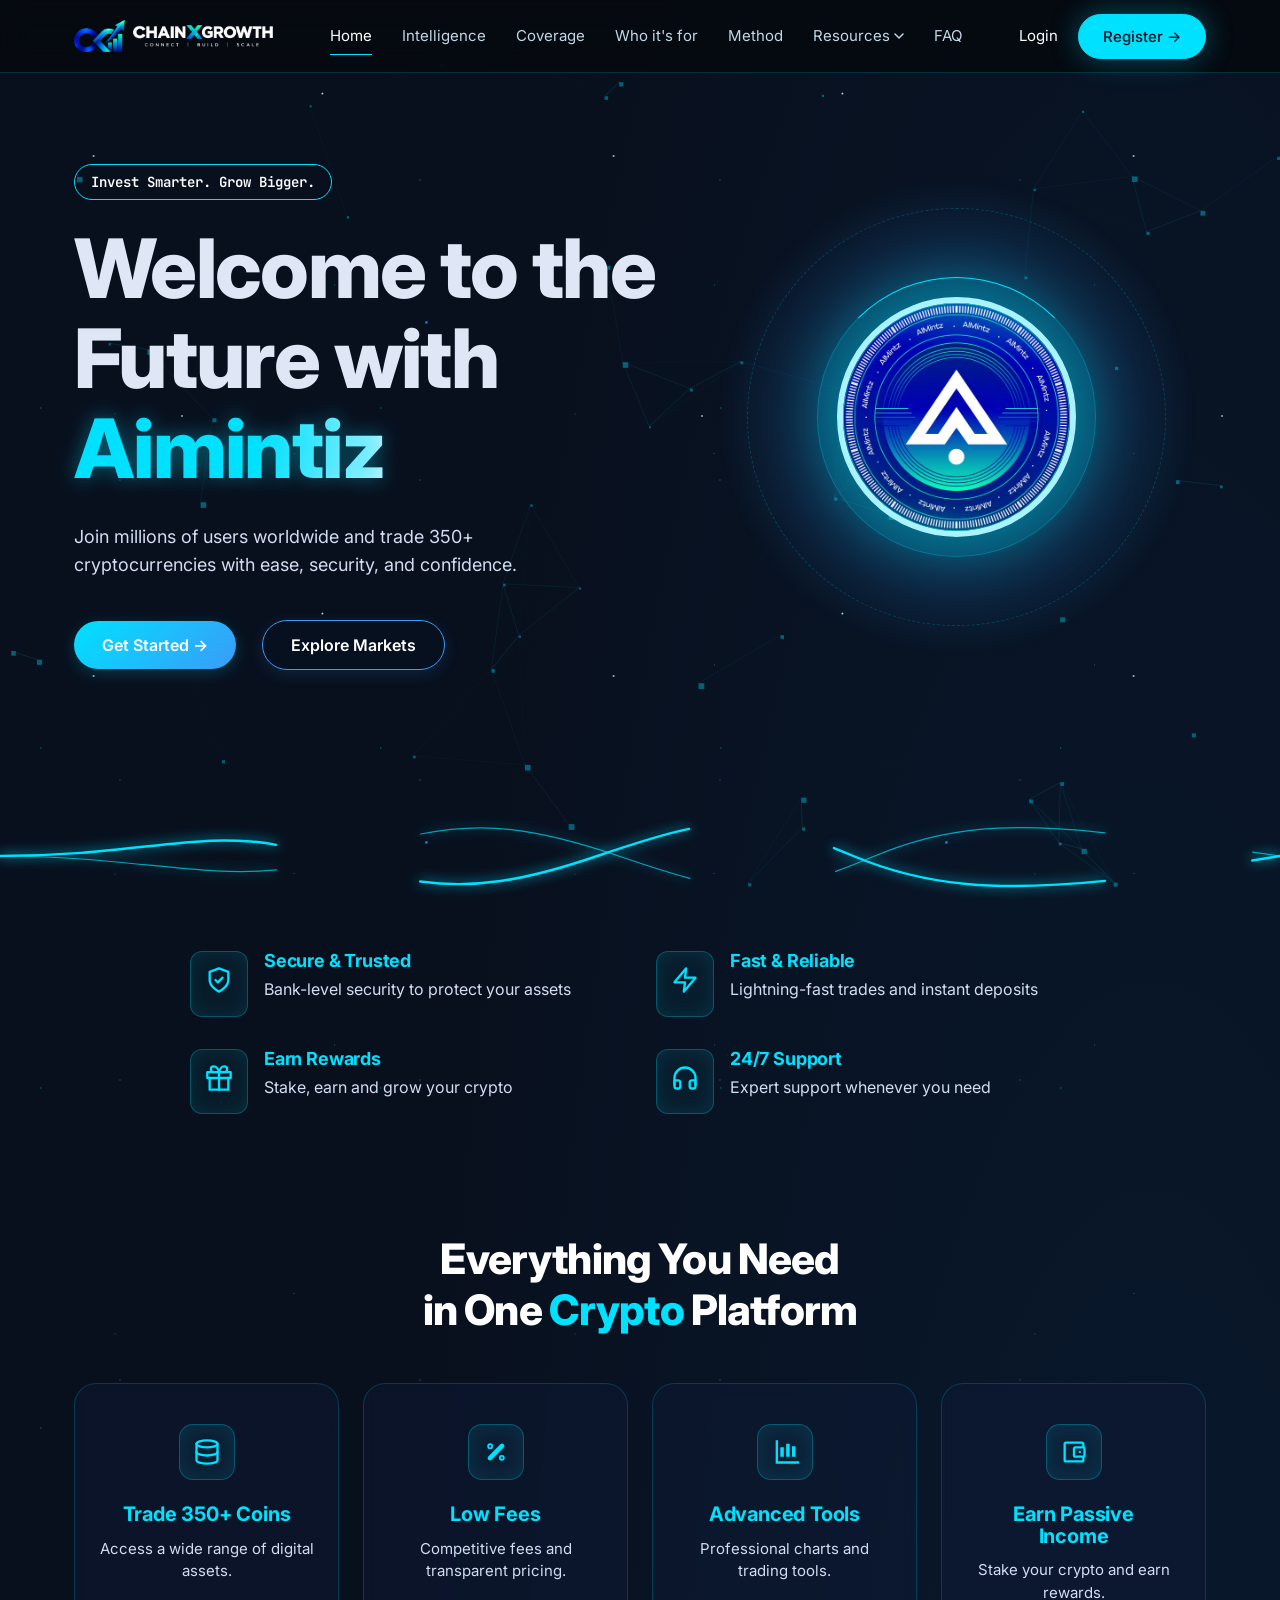
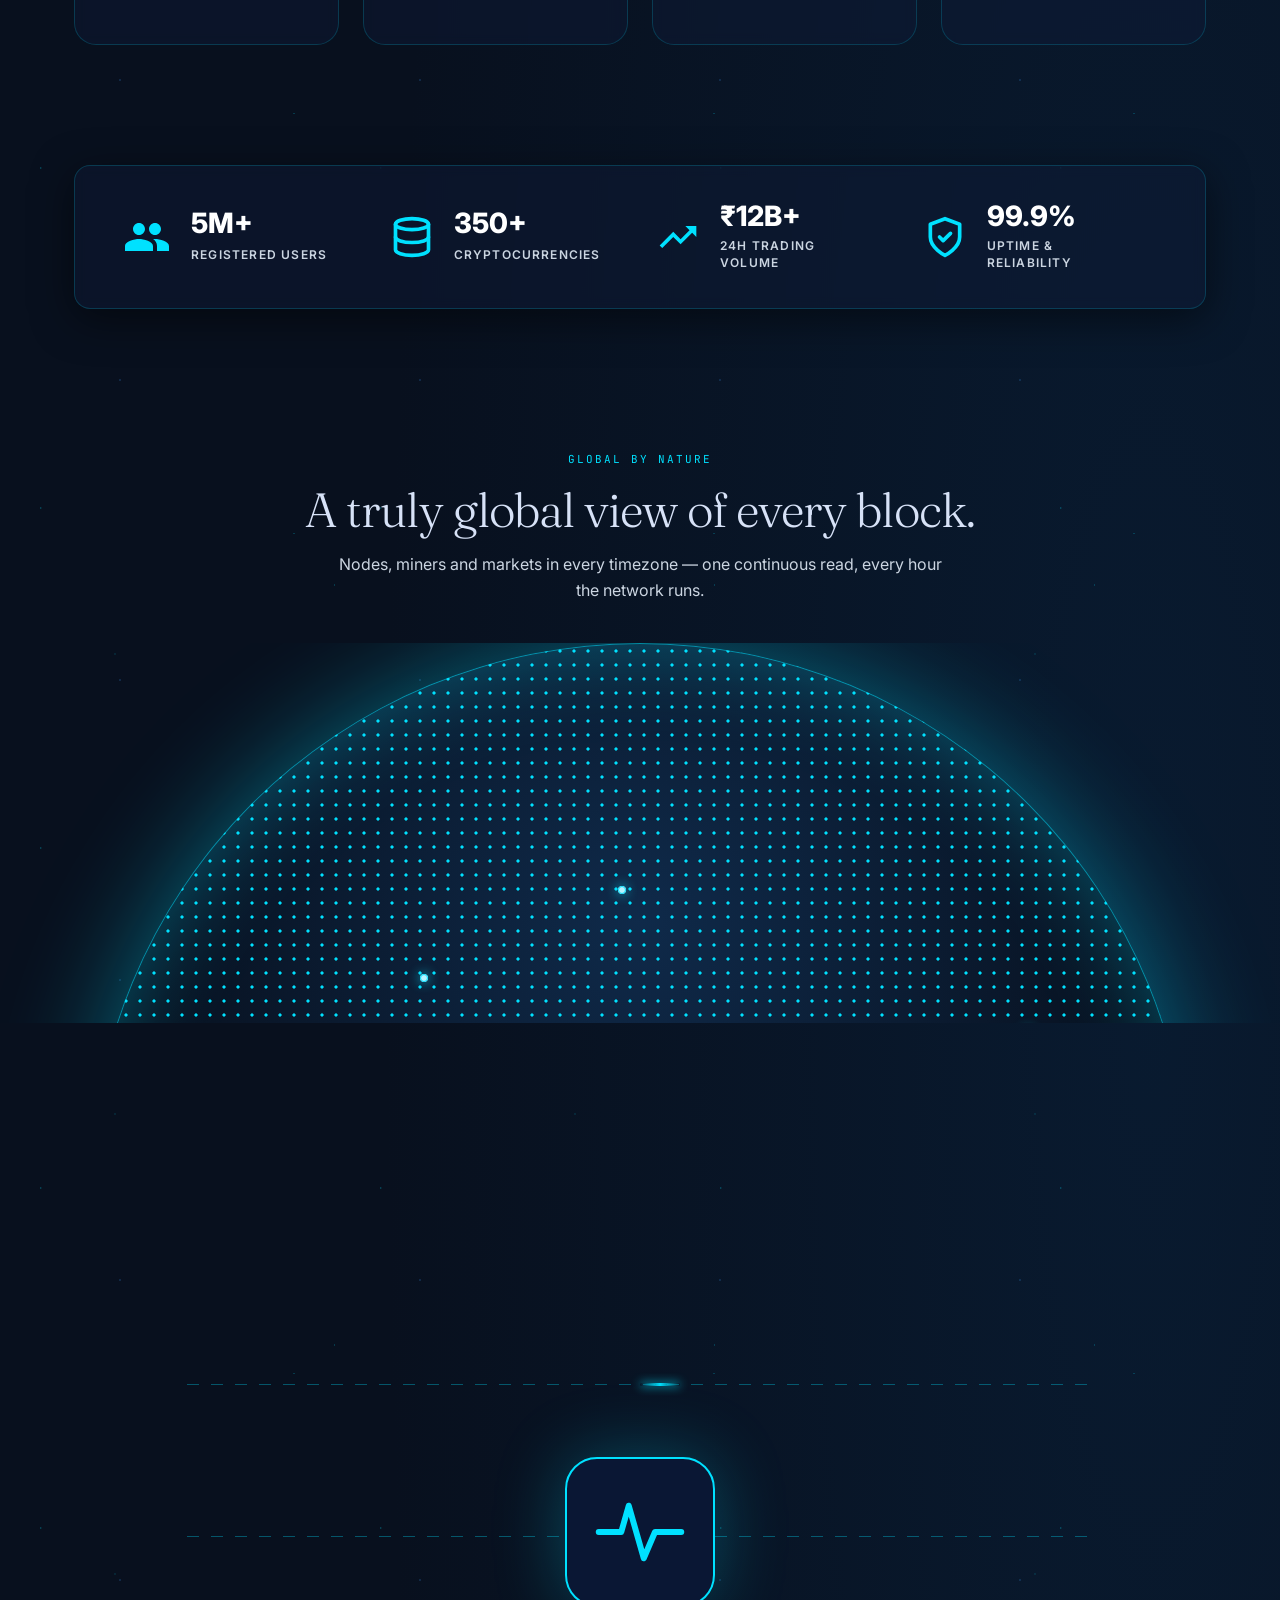
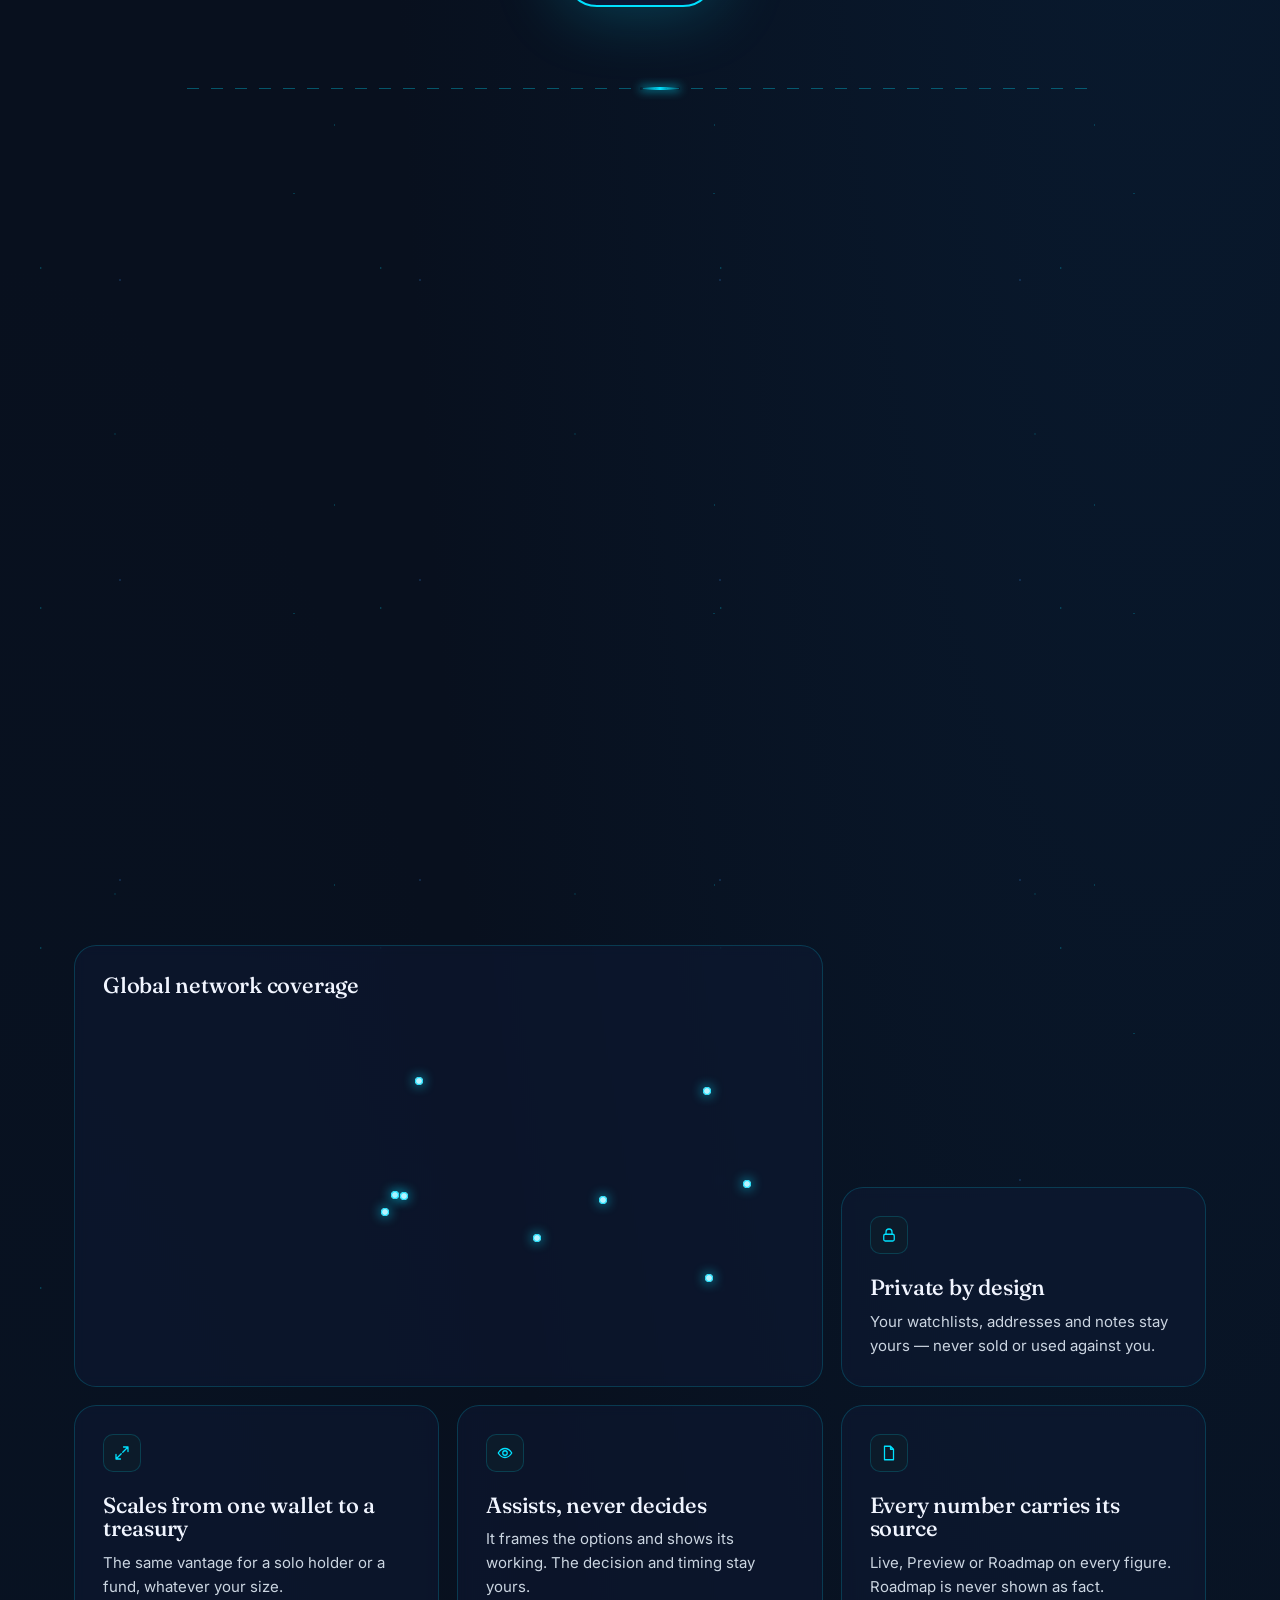
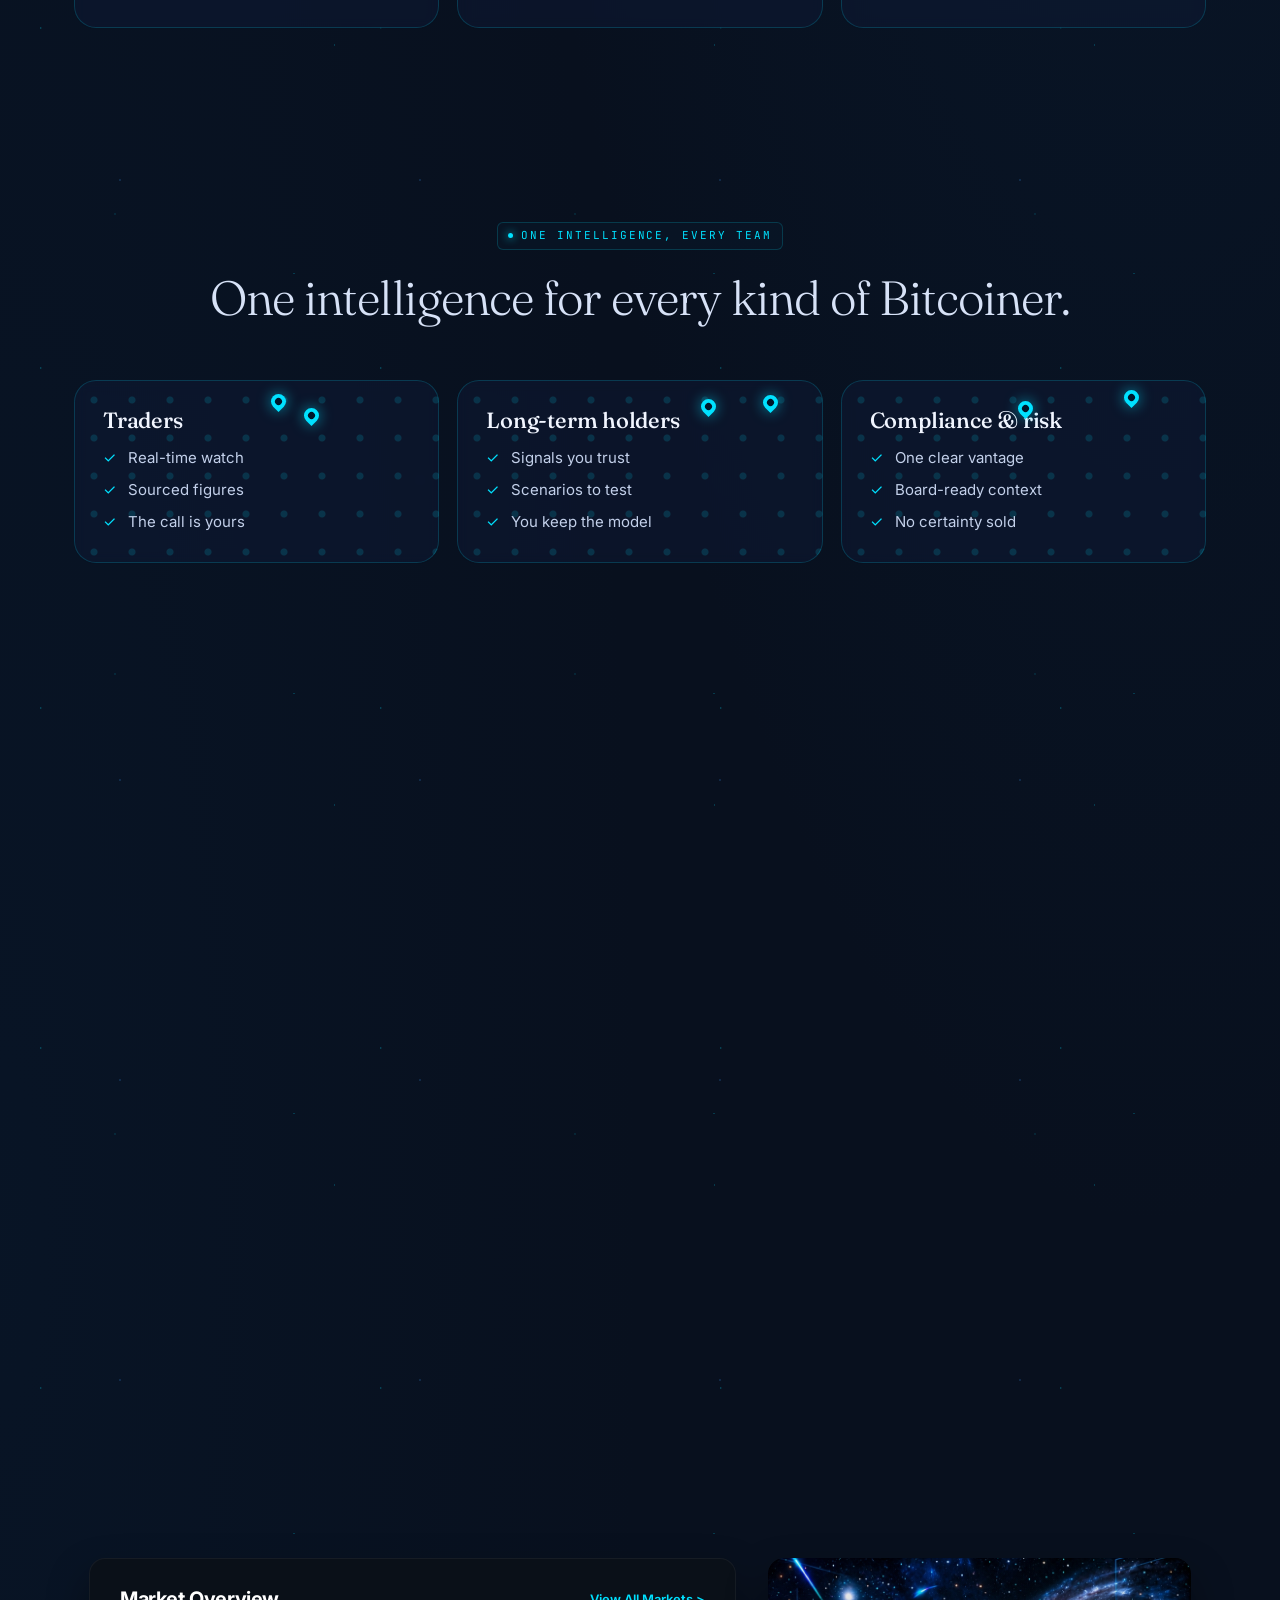
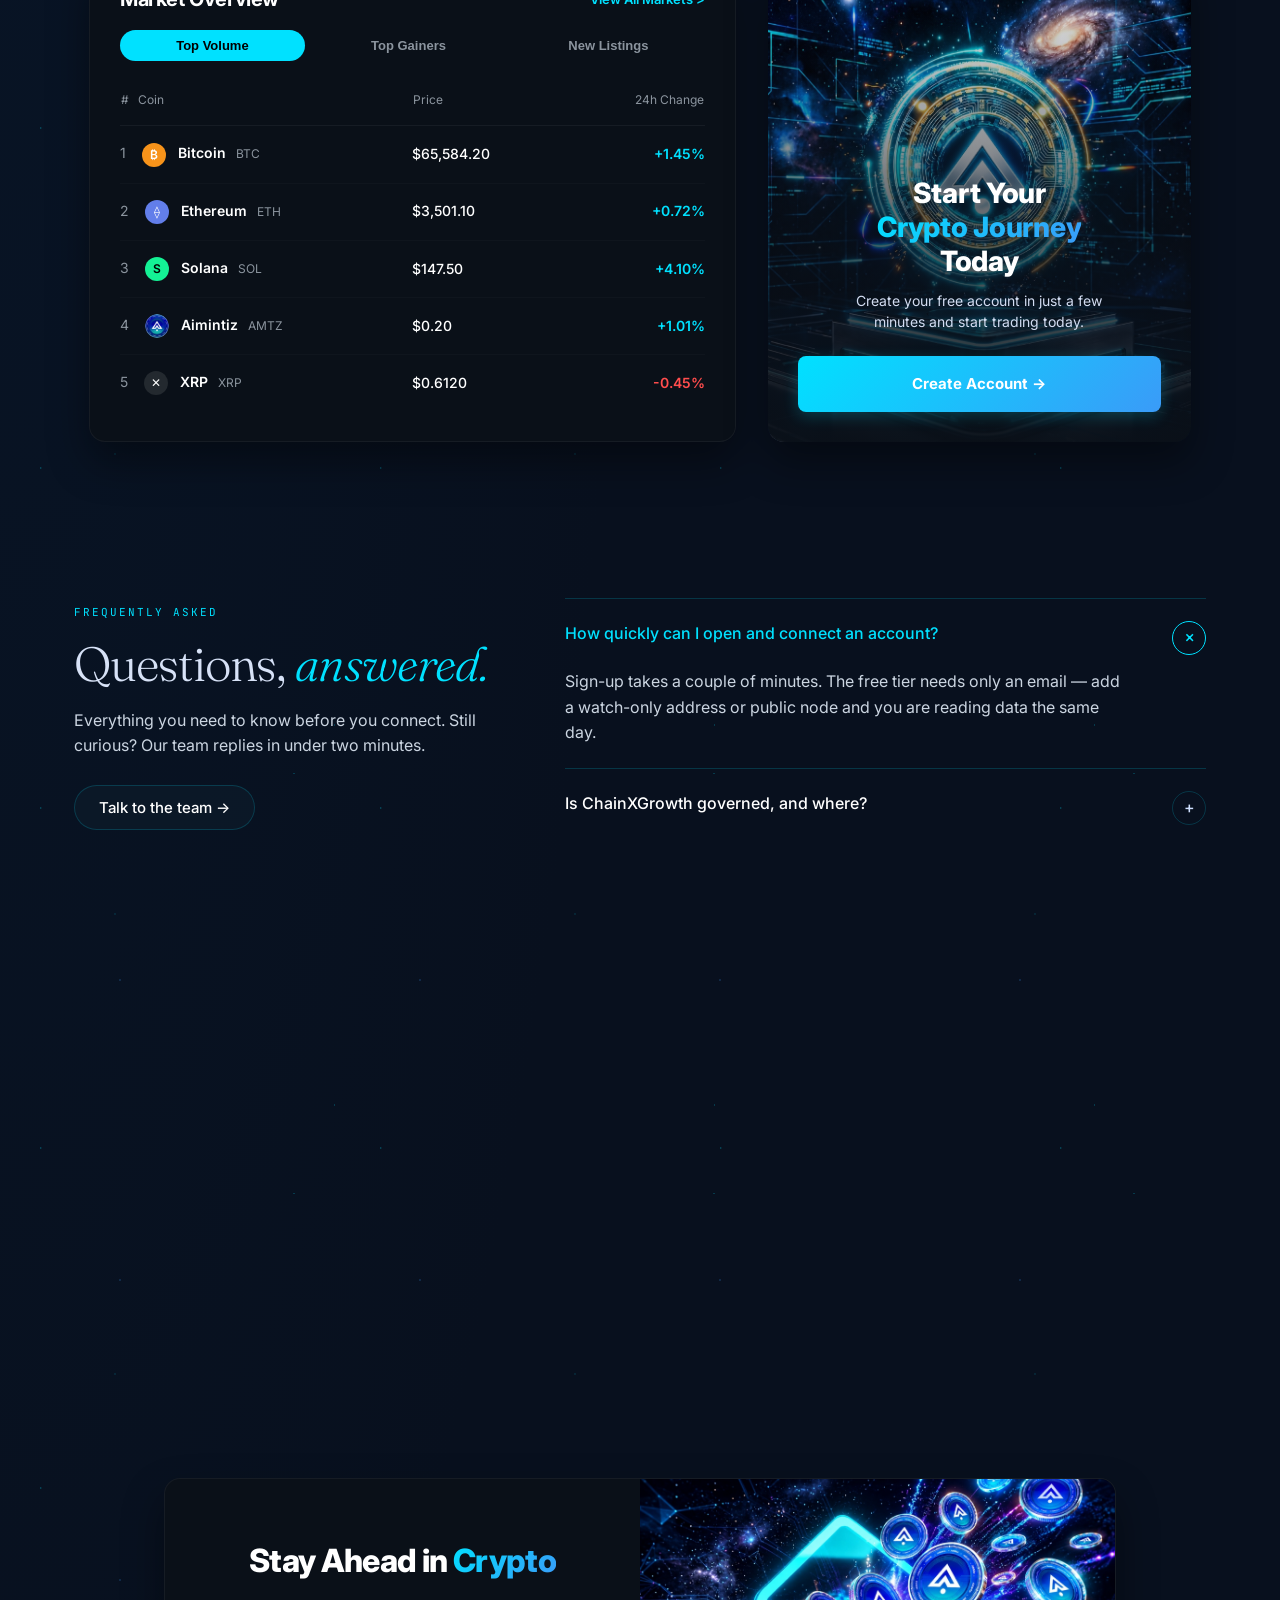
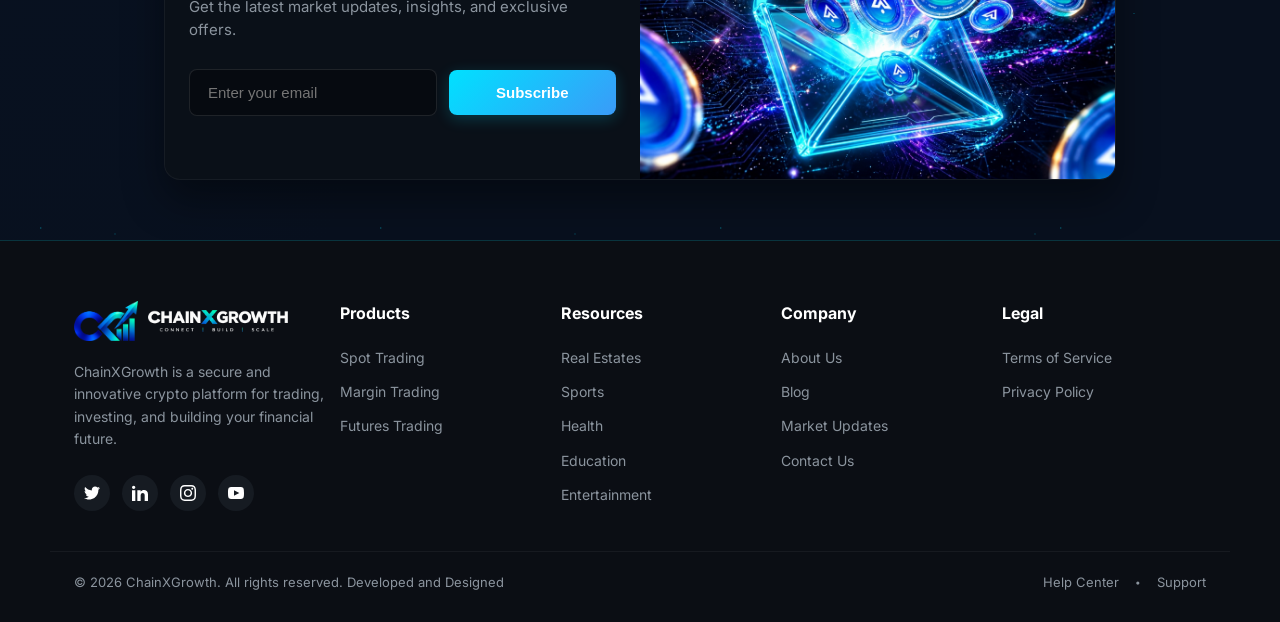
<file: blockwatch-ai/index.html>
<!DOCTYPE html>
<html lang="en">

<head>
    <meta charset="utf-8">
    <meta name="viewport" content="width=device-width, initial-scale=1, viewport-fit=cover">
    <title>ChainXGrowth — the mind that reads Bitcoin</title>
    <meta name="description"
        content="One intelligence watching the Bitcoin mempool, miners, wallets and markets — every figure sourced, every decision yours.">
    <meta name="theme-color" content="#08101e">
    <meta property="og:title" content="ChainXGrowth — the mind that reads Bitcoin">
    <meta property="og:description" content="Sourced, on-chain intelligence. Information only — not financial advice.">
    <link rel="icon" href="assets/favicon_light.png" type="image/png">
    <link rel="preconnect" href="https://fonts.googleapis.com">
    <link rel="preconnect" href="https://fonts.gstatic.com" crossorigin>
    <link
        href="https://fonts.googleapis.com/css2?family=Fraunces:ital,opsz,wght@0,9..144,300;0,9..144,500;1,9..144,400&family=Inter:wght@400;500&family=JetBrains+Mono:wght@400&display=swap"
        rel="stylesheet">
    <link rel="stylesheet" href="css/base.css">
    <link rel="stylesheet" href="css/background.css">
    <link rel="stylesheet" href="css/components.css">
    <link rel="stylesheet" href="css/nav.css">
    <link rel="stylesheet" href="css/hero.css">
    <link rel="stylesheet" href="css/globe.css">
    <link rel="stylesheet" href="css/fabric.css">
    <link rel="stylesheet" href="css/features.css">
    <link rel="stylesheet" href="css/showcase.css">
    <link rel="stylesheet" href="css/teams.css">
    <link rel="stylesheet" href="css/method.css">
    <link rel="stylesheet" href="css/terminal.css">
    <link rel="stylesheet" href="css/pricing.css">
    <link rel="stylesheet" href="css/faq.css">
    <link rel="stylesheet" href="css/footer.css">
    <link rel="stylesheet" href="css/animations.css">
    <link rel="stylesheet" href="css/responsive.css">
<style>
@keyframes float {
  0% { transform: translateY(0px); }
  50% { transform: translateY(-15px); }
  100% { transform: translateY(0px); }
}
</style>
<style>
@keyframes spinY {
  0% { transform: perspective(1000px) rotateY(0deg); }
  100% { transform: perspective(1000px) rotateY(360deg); }
}
</style>
</head>

<body>
    <!-- Background network animation -->
    <canvas id="bg"></canvas>
    <a class="skip" href="#main">Skip to content</a>
    <nav>
        <div class="wrap"><a class="logo" href="#" style="display:flex; align-items:center; gap:8px;"><img
                    src="logo%20image/logo%20new.png" style="height:32px;"><img src="logo%20image/logo%20new%202.png"
                    alt="ChainXGrowth" style="height:22px;"></a>
            <div class="links"><a class="on" href="#">Home</a><a href="#fabric">Intelligence</a><a
                    href="#vantage">Coverage</a><a href="#teams">Who it's for</a><a
                    href="#method">Method</a><!-- <a href="#pricing">Pricing</a> -->
                    <div class="res-dropdown" style="position:relative; display:flex; align-items:center;" tabindex="0">
                        <a href="javascript:void(0)" data-toggle="true" style="display:flex; align-items:center; gap:4px; padding-bottom:6px;">Resources <svg width="10" height="6" viewBox="0 0 10 6" fill="none"><path d="M1 1L5 5L9 1" stroke="currentColor" stroke-width="1.5" stroke-linecap="round" stroke-linejoin="round"/></svg></a>
                        <div class="dropdown-content" style="position:absolute; top:calc(100% + 5px); left:50%; transform:translateX(-50%); background:#0b111a; border:1px solid rgba(255,255,255,0.05); border-radius:12px; min-width:200px; box-shadow:0 10px 40px rgba(0,0,0,0.5); display:none; flex-direction:column; padding:8px; z-index:100;">
                            <a href="real-estates.html" class="res-item" style="display:flex; align-items:center; gap:12px; padding:10px 12px; color:#c2d8e6; text-decoration:none; border-radius:8px; transition: background 0.2s, color 0.2s; border:none; border-bottom:none;">
                                <div style="width:32px; height:32px; border-radius:8px; background:#1e293b; display:flex; justify-content:center; align-items:center; color:#3a9bf8;">
                                    <svg width="16" height="16" viewBox="0 0 24 24" fill="none" stroke="currentColor" stroke-width="2" stroke-linecap="round" stroke-linejoin="round"><path d="M3 9l9-7 9 7v11a2 2 0 0 1-2 2H5a2 2 0 0 1-2-2z"></path><polyline points="9 22 9 12 15 12 15 22"></polyline></svg>
                                </div>
                                <span style="font-weight:500; font-size:14.5px;">Real Estates</span>
                            </a>
                            <a href="sports.html" class="res-item" style="display:flex; align-items:center; gap:12px; padding:10px 12px; color:#c2d8e6; text-decoration:none; border-radius:8px; transition: background 0.2s, color 0.2s; border:none; border-bottom:none;">
                                <div style="width:32px; height:32px; border-radius:8px; background:#1e293b; display:flex; justify-content:center; align-items:center; color:#3a9bf8;">
                                    <svg width="16" height="16" viewBox="0 0 24 24" fill="none" stroke="currentColor" stroke-width="2" stroke-linecap="round" stroke-linejoin="round"><path d="M6 9H4.5a2.5 2.5 0 0 1 0-5H6"></path><path d="M18 9h1.5a2.5 2.5 0 0 0 0-5H18"></path><path d="M4 22h16"></path><path d="M10 14.66V17c0 .55-.47.98-.97 1.21C7.85 18.75 7 20.24 7 22"></path><path d="M14 14.66V17c0 .55.47.98.97 1.21C16.15 18.75 17 20.24 17 22"></path><path d="M18 2H6v7a6 6 0 0 0 12 0V2Z"></path></svg>
                                </div>
                                <span style="font-weight:500; font-size:14.5px;">Sports</span>
                            </a>
                            <a href="health.html" class="res-item" style="display:flex; align-items:center; gap:12px; padding:10px 12px; color:#c2d8e6; text-decoration:none; border-radius:8px; transition: background 0.2s, color 0.2s; border:none; border-bottom:none;">
                                <div style="width:32px; height:32px; border-radius:8px; background:#1e293b; display:flex; justify-content:center; align-items:center; color:#3a9bf8;">
                                    <svg width="16" height="16" viewBox="0 0 24 24" fill="none" stroke="currentColor" stroke-width="2" stroke-linecap="round" stroke-linejoin="round"><path d="M19 14c1.49-1.46 3-3.21 3-5.5A5.5 5.5 0 0 0 16.5 3c-1.76 0-3 .5-4.5 2-1.5-1.5-2.74-2-4.5-2A5.5 5.5 0 0 0 2 8.5c0 2.3 1.5 4.05 3 5.5l7 7Z"></path><path d="M3.22 12H9.5l.5-1 2 4.5 2-7 1.5 3.5h5.27"></path></svg>
                                </div>
                                <span style="font-weight:500; font-size:14.5px;">Health</span>
                            </a>
                            <a href="education.html" class="res-item" style="display:flex; align-items:center; gap:12px; padding:10px 12px; color:#c2d8e6; text-decoration:none; border-radius:8px; transition: background 0.2s, color 0.2s; border:none; border-bottom:none;">
                                <div style="width:32px; height:32px; border-radius:8px; background:#1e293b; display:flex; justify-content:center; align-items:center; color:#3a9bf8;">
                                    <svg width="16" height="16" viewBox="0 0 24 24" fill="none" stroke="currentColor" stroke-width="2" stroke-linecap="round" stroke-linejoin="round"><path d="M22 10v6M2 10l10-5 10 5-10 5z"></path><path d="M6 12v5c3 3 9 3 12 0v-5"></path></svg>
                                </div>
                                <span style="font-weight:500; font-size:14.5px;">Education</span>
                            </a>
                            <a href="entertainment.html" class="res-item" style="display:flex; align-items:center; gap:12px; padding:10px 12px; color:#c2d8e6; text-decoration:none; border-radius:8px; transition: background 0.2s, color 0.2s; border:none; border-bottom:none;">
                                <div style="width:32px; height:32px; border-radius:8px; background:#1e293b; display:flex; justify-content:center; align-items:center; color:#3a9bf8;">
                                    <svg width="16" height="16" viewBox="0 0 24 24" fill="none" stroke="currentColor" stroke-width="2" stroke-linecap="round" stroke-linejoin="round"><rect width="20" height="20" x="2" y="2" rx="2.18" ry="2.18"></rect><line x1="7" x2="7" y1="2" y2="22"></line><line x1="17" x2="17" y1="2" y2="22"></line><line x1="2" x2="7" y1="12" y2="12"></line><line x1="2" x2="7" y1="7" y2="7"></line><line x1="2" x2="7" y1="17" y2="17"></line><line x1="17" x2="22" y1="12" y2="12"></line><line x1="17" x2="22" y1="7" y2="7"></line><line x1="17" x2="22" y1="17" y2="17"></line></svg>
                                </div>
                                <span style="font-weight:500; font-size:14.5px;">Entertainment</span>
                            </a>
                        </div>
                    </div><a
                    href="#faq">FAQ</a></div>
            <div class="navr"><a class="si" href="https://chainxgrowth.com/login">Login</a><a class="btn pri" href="https://chainxgrowth.com/register">Register →</a><button
                    class="menu" aria-label="Open menu" aria-expanded="false"><span></span><span></span></button></div>
        </div>
    </nav>

    <main id="main">
        <header class="hero">
            <div class="wrap">
                <div>
                    <div class="status mono"
                        style="border:1px solid var(--cy);border-radius:999px;padding:6px 16px;display:inline-block;color:#ffffff;text-transform:none;letter-spacing:normal;font-weight:600;font-size:14px;background:transparent;margin-bottom:24px;">
                        Invest Smarter. Grow Bigger.</div>
                    <h1
                        style="font-weight:800;font-family:var(--sans);font-size:clamp(48px,8vw,82px);line-height:1.1;margin-bottom:20px;">
                        Welcome to the Future with<br><em style="color:#00e1ff; font-style:normal; text-shadow:0 0 20px rgba(0,225,255,0.4);">Aimintiz</em></h1>
                    <p class="lead" style="font-size:18px;max-width:540px;margin-bottom:40px;color:#d3ddf2;">Join
                        millions of users worldwide and trade 350+ cryptocurrencies with ease, security, and confidence.
                    </p>
                    <div class="ctas"><a class="btn pri" href="https://chainxgrowth.com/register"
                            style="background:linear-gradient(135deg, #00e1ff, #3a9bf8);color:#fff;border:none;padding:14px 28px;font-weight:600;font-size:16px;transition: transform 0.2s, box-shadow 0.2s;box-shadow:0 4px 15px rgba(0,225,255,0.2);"
                            onmouseover="this.style.transform='translateY(-2px)'; this.style.boxShadow='0 6px 20px rgba(0,225,255,0.4)';" 
                            onmouseout="this.style.transform='translateY(0)'; this.style.boxShadow='0 4px 15px rgba(0,225,255,0.2)';"
                            onmousedown="this.style.transform='translateY(1px) scale(0.98)';" 
                            onmouseup="this.style.transform='translateY(-2px) scale(1)';">Get Started →</a>
                        <a class="btn" href="#market-overview"
                            style="border:1px solid #3a9bf8;background:#06101e;color:#fff;padding:14px 28px;font-weight:600;font-size:16px;transition: all 0.2s;box-shadow:0 4px 15px rgba(58,155,248,0.15);"
                            onmouseover="this.style.transform='translateY(-2px)'; this.style.boxShadow='0 6px 20px rgba(58,155,248,0.3)'; this.style.background='#0c1c2e';" 
                            onmouseout="this.style.transform='translateY(0)'; this.style.boxShadow='0 4px 15px rgba(58,155,248,0.15)'; this.style.background='#06101e';"
                            onmousedown="this.style.transform='translateY(1px) scale(0.98)';" 
                            onmouseup="this.style.transform='translateY(-2px) scale(1)';">Explore Markets</a></div>
                </div>
                <div class="orb" role="img" aria-label="Spinning AIMintz">
                    <div class="coin">
                        <span style="overflow:hidden;"><img src="assets/aimintz_coin.jpg" alt="AIMintz" style="width:100%; height:100%; object-fit:cover;"></span>
                        <span style="overflow:hidden;"><img src="assets/aimintz_coin.jpg" alt="AIMintz" style="width:100%; height:100%; object-fit:cover;"></span>
                    </div>
                </div>
            </div>
        </header>

        <svg class="wave" viewBox="0 0 1200 110" preserveAspectRatio="none" aria-hidden="true">
            <path d="M0 55 C150 55 200 20 300 55 S450 95 560 55 S700 10 800 55 S1000 90 1200 55" stroke-width="2.4" />
            <path d="M0 55 C150 55 220 90 320 55 S470 15 580 55 S720 100 820 55 S1000 25 1200 55" stroke-width="1.2"
                opacity=".7" />
        </svg>


        <section id="features" style="padding: 40px 0;">
            <div class="wrap">
                <div
                    style="display:grid; grid-template-columns: repeat(auto-fit, minmax(280px, 1fr)); gap: 32px; max-width: 900px; margin: 0 auto;">

                    <div style="display:flex; gap:16px; align-items:flex-start;">
                        <div
                            style="background:rgba(0,225,255,0.05); border:1px solid rgba(0,225,255,0.3); border-radius:12px; padding:14px; box-shadow:0 0 20px rgba(0,225,255,0.1) inset;">
                            <svg viewBox="0 0 24 24" style="width:28px;height:28px;stroke:var(--cy);fill:none;stroke-width:2;stroke-linecap:round;stroke-linejoin:round;">
                                <path d="M12 22s8-4 8-10V5l-8-3-8 3v7c0 6 8 10 8 10z" />
                                <path d="M9 12l2 2 4-4" />
                            </svg>
                        </div>
                        <div>
                            <h3
                                style="color:var(--cy); font-family:var(--sans); font-weight:700; font-size:18px; margin-bottom:8px;">
                                Secure & Trusted</h3>
                            <p style="color:#d3ddf2; font-size:16px; margin:0; line-height:1.4;">Bank-level security to
                                protect your assets</p>
                        </div>
                    </div>

                    <div style="display:flex; gap:16px; align-items:flex-start;">
                        <div
                            style="background:rgba(0,225,255,0.05); border:1px solid rgba(0,225,255,0.3); border-radius:12px; padding:14px; box-shadow:0 0 20px rgba(0,225,255,0.1) inset;">
                            <svg viewBox="0 0 24 24" style="width:28px;height:28px;stroke:var(--cy);fill:none;stroke-width:2;stroke-linecap:round;stroke-linejoin:round;">
                                <path d="M13 2L3 14h9l-1 8 10-12h-9l1-8z" />
                            </svg>
                        </div>
                        <div>
                            <h3
                                style="color:var(--cy); font-family:var(--sans); font-weight:700; font-size:18px; margin-bottom:8px;">
                                Fast & Reliable</h3>
                            <p style="color:#d3ddf2; font-size:16px; margin:0; line-height:1.4;">Lightning-fast trades
                                and instant deposits</p>
                        </div>
                    </div>

                    <div style="display:flex; gap:16px; align-items:flex-start;">
                        <div
                            style="background:rgba(0,225,255,0.05); border:1px solid rgba(0,225,255,0.3); border-radius:12px; padding:14px; box-shadow:0 0 20px rgba(0,225,255,0.1) inset;">
                            <svg viewBox="0 0 24 24" style="width:28px;height:28px;stroke:var(--cy);fill:none;stroke-width:2;stroke-linecap:round;stroke-linejoin:round;">
                                <polyline points="20 12 20 22 4 22 4 12" />
                                <rect x="2" y="7" width="20" height="5" />
                                <line x1="12" y1="22" x2="12" y2="7" />
                                <path d="M12 7H7.5a2.5 2.5 0 0 1 0-5C11 2 12 7 12 7z" />
                                <path d="M12 7h4.5a2.5 2.5 0 0 0 0-5C13 2 12 7 12 7z" />
                            </svg>
                        </div>
                        <div>
                            <h3
                                style="color:var(--cy); font-family:var(--sans); font-weight:700; font-size:18px; margin-bottom:8px;">
                                Earn Rewards</h3>
                            <p style="color:#d3ddf2; font-size:16px; margin:0; line-height:1.4;">Stake, earn and grow
                                your crypto</p>
                        </div>
                    </div>

                    <div style="display:flex; gap:16px; align-items:flex-start;">
                        <div
                            style="background:rgba(0,225,255,0.05); border:1px solid rgba(0,225,255,0.3); border-radius:12px; padding:14px; box-shadow:0 0 20px rgba(0,225,255,0.1) inset;">
                            <svg viewBox="0 0 24 24" style="width:28px;height:28px;stroke:var(--cy);fill:none;stroke-width:2;stroke-linecap:round;stroke-linejoin:round;">
                                <path d="M3 18v-6a9 9 0 0 1 18 0v6" />
                                <path d="M21 19a2 2 0 0 1-2 2h-1a2 2 0 0 1-2-2v-3a2 2 0 0 1 2-2h3zM3 19a2 2 0 0 0 2 2h1a2 2 0 0 0 2-2v-3a2 2 0 0 0-2-2H3z" />
                            </svg>
                        </div>
                        <div>
                            <h3
                                style="color:var(--cy); font-family:var(--sans); font-weight:700; font-size:18px; margin-bottom:8px;">
                                24/7 Support</h3>
                            <p style="color:#d3ddf2; font-size:16px; margin:0; line-height:1.4;">Expert support whenever
                                you need</p>
                        </div>
                    </div>

                </div>
            </div>
        </section>

        <section id="everything" style="padding: 80px 0; position:relative; z-index:10;">
            <div class="wrap center">
                <h2
                    style="font-weight:800; font-family:var(--sans); font-size: clamp(32px, 5vw, 42px); color:var(--tx); line-height: 1.2; margin-bottom:48px;">
                    Everything You Need <br>in One <span style="color:var(--cy);">Crypto</span> Platform
                </h2>
                <div style="display:grid; grid-template-columns: repeat(auto-fit, minmax(240px, 1fr)); gap: 24px;">

                    <div class="card" style="text-align:center; padding:40px 24px;">
                        <div
                            style="width:56px; height:56px; background:rgba(0,225,255,0.05); border:1px solid rgba(0,225,255,0.3); border-radius:14px; display:inline-flex; align-items:center; justify-content:center; margin-bottom:24px; box-shadow:0 0 20px rgba(0,225,255,0.1) inset;">
                            <svg width="28" height="28" viewBox="0 0 24 24" fill="none" stroke="var(--cy)" stroke-width="2" stroke-linecap="round" stroke-linejoin="round">
                                <ellipse cx="12" cy="5" rx="9" ry="3" />
                                <path d="M21 12c0 1.66-4 3-9 3s-9-1.34-9-3" />
                                <path d="M3 5v14c0 1.66 4 3 9 3s9-1.34 9-3V5" />
                            </svg>
                        </div>
                        <h3
                            style="font-family:var(--sans); font-weight:700; font-size:20px; color:var(--cy); margin-bottom:12px;">
                            Trade 350+ Coins</h3>
                        <p style="color:#d3ddf2; font-size:15px; margin:0; line-height:1.5;">Access a wide range of
                            digital assets.</p>
                    </div>

                    <div class="card" style="text-align:center; padding:40px 24px;">
                        <div
                            style="width:56px; height:56px; background:rgba(0,225,255,0.05); border:1px solid rgba(0,225,255,0.3); border-radius:14px; display:inline-flex; align-items:center; justify-content:center; margin-bottom:24px; box-shadow:0 0 20px rgba(0,225,255,0.1) inset;">
                            <svg width="28" height="28" viewBox="0 0 24 24" fill="var(--cy)">
                                <path
                                    d="M7 4.5a2.5 2.5 0 100 5 2.5 2.5 0 000-5zm0 3.5a1 1 0 110-2 1 1 0 010 2zm10 6.5a2.5 2.5 0 100 5 2.5 2.5 0 000-5zm0 3.5a1 1 0 110-2 1 1 0 010 2zM5.414 18.586a2 2 0 010-2.828l10.344-10.344a2 2 0 112.828 2.828L8.242 18.586a2 2 0 01-2.828 0z" />
                            </svg>
                        </div>
                        <h3
                            style="font-family:var(--sans); font-weight:700; font-size:20px; color:var(--cy); margin-bottom:12px;">
                            Low Fees</h3>
                        <p style="color:#d3ddf2; font-size:15px; margin:0; line-height:1.5;">Competitive fees and
                            transparent pricing.</p>
                    </div>

                    <div class="card" style="text-align:center; padding:40px 24px;">
                        <div
                            style="width:56px; height:56px; background:rgba(0,225,255,0.05); border:1px solid rgba(0,225,255,0.3); border-radius:14px; display:inline-flex; align-items:center; justify-content:center; margin-bottom:24px; box-shadow:0 0 20px rgba(0,225,255,0.1) inset;">
                            <svg width="28" height="28" viewBox="0 0 24 24" fill="var(--cy)">
                                <path d="M4 2v20h20v-2H6V2H4zm4 14h3v-8H8v8zm5 0h3v-11h-3v11zm5 0h3V7h-3v7z" />
                            </svg>
                        </div>
                        <h3
                            style="font-family:var(--sans); font-weight:700; font-size:20px; color:var(--cy); margin-bottom:12px;">
                            Advanced Tools</h3>
                        <p style="color:#d3ddf2; font-size:15px; margin:0; line-height:1.5;">Professional charts and
                            trading tools.</p>
                    </div>

                    <div class="card" style="text-align:center; padding:40px 24px;">
                        <div
                            style="width:56px; height:56px; background:rgba(0,225,255,0.05); border:1px solid rgba(0,225,255,0.3); border-radius:14px; display:inline-flex; align-items:center; justify-content:center; margin-bottom:24px; box-shadow:0 0 20px rgba(0,225,255,0.1) inset;">
                            <svg width="28" height="28" viewBox="0 0 24 24" fill="var(--cy)">
                                <path
                                    d="M21 7.28V5c0-1.1-.9-2-2-2H5c-1.11 0-2 .9-2 2v14c0 1.1.89 2 2 2h14c1.1 0 2-.9 2-2v-2.28c.59-.35 1-.98 1-1.72V9c0-.74-.41-1.37-1-1.72zM20 9v6h-7V9h7zM5 19V5h14v2h-6c-1.1 0-2 .9-2 2v6c0 1.1.9 2 2 2h6v2H5zm12-8c.55 0 1 .45 1 1s-.45 1-1 1-1-.45-1-1 .45-1 1-1z" />
                            </svg>
                        </div>
                        <h3
                            style="font-family:var(--sans); font-weight:700; font-size:20px; color:var(--cy); margin-bottom:12px;">
                            Earn Passive<br>Income</h3>
                        <p style="color:#d3ddf2; font-size:15px; margin:0; line-height:1.5;">Stake your crypto and earn
                            rewards.</p>
                    </div>

                </div>
            </div>
        </section>

        <section class="wrap" style="position:relative; z-index:11; margin-top:40px; margin-bottom:40px;">
            <div style="background:var(--card); border:1px solid var(--line); border-radius:16px; padding:36px 48px; display:flex; flex-wrap:wrap; justify-content:space-between; align-items:center; gap:32px; box-shadow:0 10px 40px rgba(0,0,0,0.5); backdrop-filter:blur(6px); transition: transform 0.35s, box-shadow 0.35s, border-color 0.35s; cursor:pointer;"
                onmouseover="this.style.transform='translateY(-5px)'; this.style.boxShadow='0 12px 40px rgba(0,225,255,0.1)'; this.style.borderColor='var(--cy)'"
                onmouseout="this.style.transform='none'; this.style.boxShadow='0 10px 40px rgba(0,0,0,0.5)'; this.style.borderColor='var(--line)'">

                <div style="display:flex; align-items:center; gap:20px; flex:1; min-width: 180px;">
                    <svg width="48" height="48" viewBox="0 0 24 24" fill="var(--cy)">
                        <path
                            d="M16 11c1.66 0 2.99-1.34 2.99-3S17.66 5 16 5c-1.66 0-3 1.34-3 3s1.34 3 3 3zm-8 0c1.66 0 2.99-1.34 2.99-3S9.66 5 8 5C6.34 5 5 6.34 5 8s1.34 3 3 3zm0 2c-2.33 0-7 1.17-7 3.5V19h14v-2.5c0-2.33-4.67-3.5-7-3.5zm8 0c-.29 0-.62.02-.97.05 1.16.84 1.97 1.97 1.97 3.45V19h6v-2.5c0-2.33-4.67-3.5-7-3.5z" />
                    </svg>
                    <div>
                        <div
                            style="color:var(--tx); font-size:28px; font-weight:800; font-family:var(--sans); line-height:1;">
                            5M+</div>
                        <div
                            style="color:var(--mut); font-size:12px; font-weight:600; letter-spacing:0.1em; margin-top:8px; font-family:var(--sans);">
                            REGISTERED USERS</div>
                    </div>
                </div>

                <div style="display:flex; align-items:center; gap:20px; flex:1; min-width: 180px;">
                    <svg width="44" height="44" viewBox="0 0 24 24" fill="none" stroke="var(--cy)" stroke-width="2" stroke-linecap="round" stroke-linejoin="round">
                        <ellipse cx="12" cy="5" rx="9" ry="3" />
                        <path d="M21 12c0 1.66-4 3-9 3s-9-1.34-9-3" />
                        <path d="M3 5v14c0 1.66 4 3 9 3s9-1.34 9-3V5" />
                    </svg>
                    <div>
                        <div
                            style="color:var(--tx); font-size:28px; font-weight:800; font-family:var(--sans); line-height:1;">
                            350+</div>
                        <div
                            style="color:var(--mut); font-size:12px; font-weight:600; letter-spacing:0.1em; margin-top:8px; font-family:var(--sans);">
                            CRYPTOCURRENCIES</div>
                    </div>
                </div>

                <div style="display:flex; align-items:center; gap:20px; flex:1; min-width: 180px;">
                    <svg width="44" height="44" viewBox="0 0 24 24" fill="var(--cy)">
                        <path d="M16 6l2.29 2.29-4.88 4.88-4-4L2 16.59 3.41 18l6-6 4 4 6.3-6.29L22 12V6z" />
                    </svg>
                    <div>
                        <div
                            style="color:var(--tx); font-size:28px; font-weight:800; font-family:var(--sans); line-height:1;">
                            ₹12B+</div>
                        <div
                            style="color:var(--mut); font-size:12px; font-weight:600; letter-spacing:0.1em; margin-top:8px; line-height:1.4; font-family:var(--sans);">
                            24H TRADING<br>VOLUME</div>
                    </div>
                </div>

                <div style="display:flex; align-items:center; gap:20px; flex:1; min-width: 180px;">
                    <svg width="44" height="44" viewBox="0 0 24 24" fill="none" stroke="var(--cy)" stroke-width="2" stroke-linecap="round" stroke-linejoin="round">
                        <path d="M12 22s8-4 8-10V5l-8-3-8 3v7c0 6 8 10 8 10z" />
                        <path d="M9 12l2 2 4-4" />
                    </svg>
                    <div>
                        <div
                            style="color:var(--tx); font-size:28px; font-weight:800; font-family:var(--sans); line-height:1;">
                            99.9%</div>
                        <div
                            style="color:var(--mut); font-size:12px; font-weight:600; letter-spacing:0.1em; margin-top:8px; line-height:1.4; font-family:var(--sans);">
                            UPTIME &<br>RELIABILITY</div>
                    </div>
                </div>

            </div>
        </section>

        <section id="globe" style="padding-bottom:0">
            <div class="wrap center"><span class="mono" style="color:var(--cy)">Global by nature</span>
                <h2 style="margin-top:14px">A truly global view of every block.</h2>
                <p class="lead" style="margin-bottom:0">Nodes, miners and markets in every timezone — one continuous
                    read, every hour the network runs.</p>
            </div>
            <div class="gw">
                <div class="globe" id="globe-el"></div>
            </div>
        </section>
        <section id="fabric">
            <div class="wrap center"><span class="tag mono">The signal fabric</span>
                <h2 style="margin-top:22px">Every on-chain signal, routed into one view.</h2>
                <p class="lead">Mempool, wallets, nodes, miners, exchanges and macro signals — read continuously and
                    resolved into a single, sourced view.</p>
                <div class="fabric">
                    <div class="col">
                        <div class="node">
                            <div><svg viewBox="0 0 24 24">
                                    <path d="M8 4v16M16 4v16M5 8h6v6H5zM13 10h6v6h-6z" />
                                </svg></div><span class="mono">Mempool</span>
                        </div>
                        <div class="node">
                            <div><svg viewBox="0 0 24 24">
                                    <path d="M4 8h14l-3-3M20 16H6l3 3" />
                                </svg></div><span class="mono">Wallets</span>
                        </div>
                        <div class="node">
                            <div><svg viewBox="0 0 24 24">
                                    <path d="M12 3l7 4v6l-7 4-7-4V7z" />
                                </svg></div><span class="mono">Nodes</span>
                        </div>
                    </div>
                    <div class="mid">
                        <div class="core"><svg viewBox="0 0 24 24">
                                <path d="M1 12h6l2-7 4 14 3-7h7" />
                            </svg></div>
                    </div>
                    <div class="col r">
                        <div class="node">
                            <div><svg viewBox="0 0 24 24">
                                    <path d="M3 12c3-6 6 6 9 0s6 6 9 0" />
                                </svg></div><span class="mono">Miners</span>
                        </div>
                        <div class="node">
                            <div><svg viewBox="0 0 24 24">
                                    <circle cx="12" cy="12" r="9" />
                                    <path d="M3 12h18M12 3c3 3 3 15 0 18M12 3c-3 3-3 15 0 18" />
                                </svg></div><span class="mono">Exchanges</span>
                        </div>
                        <div class="node">
                            <div><svg viewBox="0 0 24 24">
                                    <path d="M19 5L5 19M7 8a1.5 1.5 0 100-.01M17 17a1.5 1.5 0 100-.01" />
                                </svg></div><span class="mono">Macro</span>
                        </div>
                    </div>
                </div>
            </div>
        </section>

        <section id="vantage">
            <div class="wrap">
                <h2>A higher vantage, the moment the market moves.</h2>
                <div class="show">
                    <div class="beam"><small>Enter the intelligence: one vantage, every system.</small></div>
                    <div class="body">
                        <h3>Understanding, the moment it forms.</h3>
                        <p>Surfaces the meaningful change and its context as it happens, so you read the situation with
                            fuller understanding — not a faster promise, a clearer picture.</p>
                        <p>One connected vantage across every system you watch, with the source of every read one click
                            away.</p>
                        <div class="chips" id="chips"><button class="chip">Observe a system</button><button
                                class="chip">Frame a scenario</button><button class="chip">Summarize the
                                situation</button><button class="chip on">Read the risk</button><button
                                class="chip">Track coverage</button><button class="chip">Check provenance</button></div>
                    </div>
                </div>

                <div class="bento">
                    <div class="card b1">
                        <h3>Global network coverage</h3>
                        <p>Coverage spanning every system and source domain. Each figure carries its source — Live,
                            Preview, or Roadmap.</p>
                    </div>
                    <div class="card b2">
                        <div class="ic"><svg viewBox="0 0 24 24">
                                <path d="M12 3l9 5-9 5-9-5zM3 13l9 5 9-5" />
                            </svg></div>
                        <h3>One terminal for the whole network</h3>
                        <p>Mempool, nodes, wallets and markets — observed from a single workspace.</p>
                    </div>
                    <div class="card b3">
                        <div class="ic"><svg viewBox="0 0 24 24">
                                <rect x="5" y="11" width="14" height="9" rx="2" />
                                <path d="M8 11V8a4 4 0 018 0v3" />
                            </svg></div>
                        <h3>Private by design</h3>
                        <p>Your watchlists, addresses and notes stay yours — never sold or used against you.</p>
                    </div>
                    <div class="card b4">
                        <div class="ic"><svg viewBox="0 0 24 24">
                                <path d="M14 4h6v6M10 20H4v-6M20 4l-7 7M4 20l7-7" />
                            </svg></div>
                        <h3>Scales from one wallet to a treasury</h3>
                        <p>The same vantage for a solo holder or a fund, whatever your size.</p>
                    </div>
                    <div class="card b5">
                        <div class="ic"><svg viewBox="0 0 24 24">
                                <circle cx="12" cy="12" r="3" />
                                <path d="M3 12s3.5-6 9-6 9 6 9 6-3.5 6-9 6-9-6-9-6z" />
                            </svg></div>
                        <h3>Assists, never decides</h3>
                        <p>It frames the options and shows its working. The decision and timing stay yours.</p>
                    </div>
                    <div class="card b6">
                        <div class="ic"><svg viewBox="0 0 24 24">
                                <path d="M6 3h8l4 4v14H6zM14 3v4h4" />
                            </svg></div>
                        <h3>Every number carries its source</h3>
                        <p>Live, Preview or Roadmap on every figure. Roadmap is never shown as fact.</p>
                    </div>
                </div>
            </div>
        </section>

        <section id="teams">
            <div class="wrap center"><span class="tag mono">One intelligence, every team</span>
                <h2 style="margin-top:22px">One intelligence for every kind of Bitcoiner.</h2>
                <div class="grid3" style="text-align:left">
                    <div class="card">
                        <h3>Traders</h3>
                        <ul>
                            <li>Real-time watch</li>
                            <li>Sourced figures</li>
                            <li>The call is yours</li>
                        </ul>
                    </div>
                    <div class="card">
                        <h3>Long-term holders</h3>
                        <ul>
                            <li>Signals you trust</li>
                            <li>Scenarios to test</li>
                            <li>You keep the model</li>
                        </ul>
                    </div>
                    <div class="card">
                        <h3>Compliance &amp; risk</h3>
                        <ul>
                            <li>One clear vantage</li>
                            <li>Board-ready context</li>
                            <li>No certainty sold</li>
                        </ul>
                    </div>
                    <div class="card">
                        <h3>Miners &amp; node operators</h3>
                        <ul>
                            <li>Broad coverage</li>
                            <li>Provenance on all</li>
                            <li>Traceable findings</li>
                        </ul>
                    </div>
                    <div class="card">
                        <h3>Treasuries &amp; funds</h3>
                        <ul>
                            <li>Org-wide, one screen</li>
                            <li>Priority signals</li>
                            <li>Private by design</li>
                        </ul>
                    </div>
                    <div class="card">
                        <h3>Analysts &amp; researchers</h3>
                        <ul>
                            <li>Higher vantage</li>
                            <li>Sourced context</li>
                            <li>You decide</li>
                        </ul>
                    </div>
                </div>
            </div>
        </section>

        <section id="method">
            <div class="wrap center"><span class="tag mono">The method</span>
                <h2 style="margin-top:22px">How the intelligence reaches a view.</h2>
                <p class="lead">Four moves, every time — and the last one is always yours.</p>
                <div class="steps">
                    <div class="card step">
                        <div class="ic"><svg viewBox="0 0 24 24">
                                <circle cx="12" cy="12" r="3" />
                                <path d="M3 12s3.5-6 9-6 9 6 9 6-3.5 6-9 6-9-6-9-6z" />
                            </svg></div><span class="mono">01</span>
                        <h3>Observe</h3>
                        <p>Watches your systems continuously, without fatigue or blind spots.</p>
                    </div>
                    <div class="card step">
                        <div class="ic"><svg viewBox="0 0 24 24">
                                <circle cx="6" cy="6" r="2" />
                                <circle cx="18" cy="12" r="2" />
                                <circle cx="6" cy="18" r="2" />
                                <path d="M8 6l8 6M8 18l8-6" />
                            </svg></div><span class="mono">02</span>
                        <h3>Connect</h3>
                        <p>Links signals across sources into one coherent picture.</p>
                    </div>
                    <div class="card step">
                        <div class="ic"><svg viewBox="0 0 24 24">
                                <path d="M12 3l2 6 6 2-6 2-2 6-2-6-6-2 6-2z" />
                            </svg></div><span class="mono">03</span>
                        <h3>Reason</h3>
                        <p>Explains what it sees and shows its working, back to the source.</p>
                    </div>
                    <div class="card step">
                        <div class="ic"><svg viewBox="0 0 24 24">
                                <path d="M5 13l4 4L19 7" />
                            </svg></div><span class="mono">04</span>
                        <h3>You decide</h3>
                        <p>Hands you the vantage. The call and the timing stay yours.</p>
                    </div>
                </div>
            </div>
        </section>

        <section id="market-overview" style="padding: 60px 0;">
            <div class="wrap" style="max-width:1150px; display:flex; flex-wrap:wrap; gap:32px;">
                
                <!-- Left Column: Market Overview -->
                <div style="flex: 2 1 400px; min-width: 0; background:#0a1018; border-radius:16px; padding:30px; border:1px solid rgba(255,255,255,0.05); box-shadow:0 20px 40px rgba(0,0,0,0.4); box-sizing:border-box;">
                    <div style="display:flex; flex-wrap:wrap; justify-content:space-between; align-items:center; margin-bottom:20px; gap:10px;">
                        <h2 style="font-family:var(--sans); font-size:20px; font-weight:700; color:#fff; margin:0;">Market Overview</h2>
                        <a href="#" style="color:var(--cy); font-size:13px; font-weight:600; text-decoration:none;">View All Markets &gt;</a>
                    </div>
                    
                    <div style="display:flex; flex-wrap:wrap; gap:10px; margin-bottom:24px; padding-bottom:4px;" id="market-tabs">
                        <button onclick="switchTab('volume', this)" style="background:var(--cy); color:#000; border:none; padding:8px 18px; border-radius:99px; font-size:13px; font-weight:600; cursor:pointer; flex: 1 1 auto; text-align:center; white-space:nowrap;">Top Volume</button>
                        <button onclick="switchTab('gainers', this)" style="background:transparent; color:#8b949e; border:none; padding:8px 18px; border-radius:99px; font-size:13px; font-weight:600; cursor:pointer; flex: 1 1 auto; text-align:center; white-space:nowrap;">Top Gainers</button>
                        <button onclick="switchTab('new', this)" style="background:transparent; color:#8b949e; border:none; padding:8px 18px; border-radius:99px; font-size:13px; font-weight:600; cursor:pointer; flex: 1 1 auto; text-align:center; white-space:nowrap;">New Listings</button>
                    </div>

                    <div style="overflow-x:auto;">
                        <table style="width:100%; min-width:350px; border-collapse:collapse; text-align:left; font-size:14px;">
                            <thead>
                                <tr style="color:#8b949e; font-size:12px; font-weight:500;">
                                    <th style="width:50%; padding-bottom:16px; border-bottom:1px solid rgba(255,255,255,0.05); font-weight:normal;"># &nbsp; Coin</th>
                                    <th style="width:25%; padding-bottom:16px; border-bottom:1px solid rgba(255,255,255,0.05); font-weight:normal;">Price</th>
                                    <th style="width:25%; padding-bottom:16px; border-bottom:1px solid rgba(255,255,255,0.05); font-weight:normal; text-align:right;">24h Change</th>
                                </tr>
                            </thead>
                            <tbody id="market-table-body">
                                <tr>
                                    <td style="padding:16px 0; color:#fff; font-weight:600; border-bottom:1px solid rgba(255,255,255,0.02); white-space:nowrap;"><span style="color:#8b949e; margin-right:12px; font-weight:400;">1</span> <span style="display:inline-block; width:24px; height:24px; background:#f7931a; border-radius:50%; text-align:center; line-height:24px; margin-right:8px; vertical-align:middle; font-size:12px;">₿</span> Bitcoin <span style="color:#8b949e; font-size:12px; margin-left:6px; font-weight:400;">BTC</span></td>
                                    <td style="padding:16px 0; color:#fff; font-weight:500; border-bottom:1px solid rgba(255,255,255,0.02);">$65,584.20</td>
                                    <td style="padding:16px 0; color:#00e1ff; font-weight:600; text-align:right; border-bottom:1px solid rgba(255,255,255,0.02);">+1.45%</td>
                                </tr>
                                <tr>
                                    <td style="padding:16px 0; color:#fff; font-weight:600; border-bottom:1px solid rgba(255,255,255,0.02); white-space:nowrap;"><span style="color:#8b949e; margin-right:12px; font-weight:400;">2</span> <span style="display:inline-block; width:24px; height:24px; background:#627eea; border-radius:50%; text-align:center; line-height:24px; margin-right:8px; vertical-align:middle; font-size:12px;">⟠</span> Ethereum <span style="color:#8b949e; font-size:12px; margin-left:6px; font-weight:400;">ETH</span></td>
                                    <td style="padding:16px 0; color:#fff; font-weight:500; border-bottom:1px solid rgba(255,255,255,0.02);">$3,501.10</td>
                                    <td style="padding:16px 0; color:#00e1ff; font-weight:600; text-align:right; border-bottom:1px solid rgba(255,255,255,0.02);">+0.72%</td>
                                </tr>
                                <tr>
                                    <td style="padding:16px 0; color:#fff; font-weight:600; border-bottom:1px solid rgba(255,255,255,0.02); white-space:nowrap;"><span style="color:#8b949e; margin-right:12px; font-weight:400;">3</span> <span style="display:inline-block; width:24px; height:24px; background:#14f195; border-radius:50%; text-align:center; line-height:24px; margin-right:8px; vertical-align:middle; font-size:12px; color:#000;">S</span> Solana <span style="color:#8b949e; font-size:12px; margin-left:6px; font-weight:400;">SOL</span></td>
                                    <td style="padding:16px 0; color:#fff; font-weight:500; border-bottom:1px solid rgba(255,255,255,0.02);">$147.50</td>
                                    <td style="padding:16px 0; color:#00e1ff; font-weight:600; text-align:right; border-bottom:1px solid rgba(255,255,255,0.02);">+4.10%</td>
                                </tr>
                                <tr>
                                    <td style="padding:16px 0; color:#fff; font-weight:600; border-bottom:1px solid rgba(255,255,255,0.02); white-space:nowrap;"><span style="color:#8b949e; margin-right:12px; font-weight:400;">4</span> <img src="assets/aimintz_coin.jpg" style="width:24px; height:24px; border-radius:50%; margin-right:8px; vertical-align:middle; object-fit:cover;" alt="Aimintiz"> Aimintiz <span style="color:#8b949e; font-size:12px; margin-left:6px; font-weight:400;">AMTZ</span></td>
                                    <td style="padding:16px 0; color:#fff; font-weight:500; border-bottom:1px solid rgba(255,255,255,0.02);">$0.20</td>
                                    <td style="padding:16px 0; color:#00e1ff; font-weight:600; text-align:right; border-bottom:1px solid rgba(255,255,255,0.02);">+1.01%</td>
                                </tr>
                                <tr>
                                    <td style="padding:16px 0; color:#fff; font-weight:600; white-space:nowrap;"><span style="color:#8b949e; margin-right:12px; font-weight:400;">5</span> <span style="display:inline-block; width:24px; height:24px; background:#23292f; border-radius:50%; text-align:center; line-height:24px; margin-right:8px; vertical-align:middle; font-size:12px;">✕</span> XRP <span style="color:#8b949e; font-size:12px; margin-left:6px; font-weight:400;">XRP</span></td>
                                    <td style="padding:16px 0; color:#fff; font-weight:500;">$0.6120</td>
                                    <td style="padding:16px 0; color:#ff4d4d; font-weight:600; text-align:right;">-0.45%</td>
                                </tr>
                            </tbody>
                        </table>
                    </div>
                </div>

                <!-- Right Column: Journey Card -->
                <div style="flex: 1 1 300px; min-width: 0; min-height:400px; border-radius:16px; overflow:hidden; position:relative; display:flex; flex-direction:column; justify-content:flex-end; padding:30px; box-shadow:0 20px 40px rgba(0,0,0,0.4); box-sizing:border-box;">
                    <div style="position:absolute; inset:0; background:url('assets/crypto_journey_bg.jpg') center/cover no-repeat; z-index:0;"></div>
                    <div style="position:absolute; inset:0; background:linear-gradient(to top, rgba(10,16,24,0.95) 0%, rgba(10,16,24,0.6) 50%, transparent 100%); z-index:1;"></div>
                    
                    <div style="position:relative; z-index:2; display:flex; flex-direction:column; align-items:center; text-align:center;">
                        <h3 style="font-family:var(--sans); font-size:28px; font-weight:800; line-height:1.2; margin-bottom:12px; color:#fff;">
                            Start Your<br><span style="color:transparent; background-clip:text; -webkit-background-clip:text; background-image:linear-gradient(135deg, #00e1ff, #3a9bf8);">Crypto Journey</span><br>Today
                        </h3>
                        <p style="color:#d3ddf2; font-size:14px; line-height:1.5; margin-bottom:24px; max-width:260px;">
                            Create your free account in just a few minutes and start trading today.
                        </p>
                        <a href="https://chainxgrowth.com/register" style="display:block; width:100%; box-sizing:border-box; background:linear-gradient(135deg, #00e1ff, #3a9bf8); color:#fff; font-weight:700; font-size:15px; padding:16px 24px; border-radius:8px; text-decoration:none; box-shadow:0 4px 15px rgba(0,225,255,0.2); transition: transform 0.2s, box-shadow 0.2s;" onmouseover="this.style.transform='translateY(-2px)'; this.style.boxShadow='0 6px 20px rgba(0,225,255,0.3)';" onmouseout="this.style.transform='translateY(0)'; this.style.boxShadow='0 4px 15px rgba(0,225,255,0.2)';">Create Account →</a>
                    </div>
                </div>
                
            </div>
        <script>
            const marketData = {
                volume: [
                    { name: 'Bitcoin', symbol: 'BTC', price: '$65,584.20', change: '+1.45%', color: '#00e1ff', icon: '₿', iconBg: '#f7931a' },
                    { name: 'Ethereum', symbol: 'ETH', price: '$3,501.10', change: '+0.72%', color: '#00e1ff', icon: '⟠', iconBg: '#627eea' },
                    { name: 'Solana', symbol: 'SOL', price: '$147.50', change: '+4.10%', color: '#00e1ff', icon: 'S', iconBg: '#14f195', iconCol: '#000' },
                    { name: 'AMTZ', symbol: 'AMTZ', price: '$0.20', change: '+1.01%', color: '#00e1ff', img: 'assets/aimintz_coin.jpg' },
                    { name: 'XRP', symbol: 'XRP', price: '$0.6120', change: '-0.45%', color: '#ff4d4d', icon: '✕', iconBg: '#23292f' }
                ],
                gainers: [
                    { name: 'Pepe', symbol: 'PEPE', price: '$0.000012', change: '+24.50%', color: '#00e1ff', icon: 'P', iconBg: '#44b05c' },
                    { name: 'Dogwifhat', symbol: 'WIF', price: '$3.45', change: '+18.20%', color: '#00e1ff', icon: 'W', iconBg: '#c8a47e' },
                    { name: 'Render', symbol: 'RNDR', price: '$10.20', change: '+15.40%', color: '#00e1ff', icon: 'R', iconBg: '#d92938' },
                    { name: 'Fetch.ai', symbol: 'FET', price: '$2.15', change: '+12.80%', color: '#00e1ff', icon: 'F', iconBg: '#1f2937' },
                    { name: 'Ondo', symbol: 'ONDO', price: '$1.25', change: '+11.10%', color: '#00e1ff', icon: 'O', iconBg: '#0f172a' }
                ],
                new: [
                    { name: 'LayerZero', symbol: 'ZRO', price: '$4.10', change: '+5.50%', color: '#00e1ff', icon: 'Z', iconBg: '#000000' },
                    { name: 'ZKsync', symbol: 'ZK', price: '$0.18', change: '-2.10%', color: '#ff4d4d', icon: 'Z', iconBg: '#ffffff', iconCol: '#000' },
                    { name: 'Notcoin', symbol: 'NOT', price: '$0.015', change: '+8.20%', color: '#00e1ff', icon: 'N', iconBg: '#eab308' },
                    { name: 'Wormhole', symbol: 'W', price: '$0.45', change: '-1.50%', color: '#ff4d4d', icon: 'W', iconBg: '#171717' },
                    { name: 'Ethena', symbol: 'ENA', price: '$0.65', change: '+3.40%', color: '#00e1ff', icon: 'E', iconBg: '#111827' }
                ]
            };

            function switchTab(tab, element) {
                const tabs = document.getElementById('market-tabs').children;
                for(let t of tabs) {
                    t.style.background = 'transparent';
                    t.style.color = '#8b949e';
                }
                element.style.background = 'var(--cy)';
                element.style.color = '#000';

                const tbody = document.getElementById('market-table-body');
                const data = marketData[tab];
                
                tbody.innerHTML = data.map((coin, i) => `
                    <tr>
                        <td style="padding:16px 0; color:#fff; font-weight:600; border-bottom:1px solid rgba(255,255,255,0.02); white-space:nowrap;">
                            <span style="color:#8b949e; margin-right:12px; font-weight:400;">${i+1}</span>
                            ${coin.img ? `<img src="${coin.img}" style="width:24px; height:24px; border-radius:50%; margin-right:8px; vertical-align:middle; object-fit:cover;" alt="${coin.symbol}">` : `<span style="display:inline-block; width:24px; height:24px; background:${coin.iconBg}; color:${coin.iconCol || '#fff'}; border-radius:50%; text-align:center; line-height:24px; margin-right:8px; vertical-align:middle; font-size:12px;">${coin.icon}</span>`}
                            ${coin.name} <span style="color:#8b949e; font-size:12px; margin-left:6px; font-weight:400;">${coin.symbol}</span>
                        </td>
                        <td style="padding:16px 0; color:#fff; font-weight:500; border-bottom:1px solid rgba(255,255,255,0.02);">${coin.price}</td>
                        <td style="padding:16px 0; color:${coin.color}; font-weight:600; text-align:right; border-bottom:1px solid rgba(255,255,255,0.02);">${coin.change}</td>
                    </tr>
                `).join('');
            }
        </script>
        </section>

        <!-- <section id="pricing"><div class="wrap center"><span class="mono" style="color:var(--cy)">Pricing</span>
<h2 style="margin-top:14px">The vantage is free. The access is priced plainly.</h2>
<p class="lead">The intelligence is free to observe; deeper access costs exactly what it says before you commit.</p>
<div class="price" style="text-align:left">
<div class="plan a"><h3>Observatory</h3><div class="sub">The observation deck — free</div><div class="amt">$0<small>the vantage</small></div><span class="pill">Coverage read-only + sandbox</span><a class="btn" href="#faq">What's included</a></div>
<div class="plan hot"><h3>Professional</h3><div class="sub">For the active operator</div><div class="amt">$39<small>per seat · per month</small></div>
<ul><li>Full reasoning, always live</li><li>Priority co-located intelligence</li><li>Advanced reasoning &amp; analytics</li><li>Deeper connected sources</li><li>Dedicated senior support line</li></ul><a class="btn pri" href="#">Register · Professional →</a></div>
<div class="plan c"><h3>Institutional</h3><div class="sub">For enterprises &amp; agencies</div><div class="amt">Bespoke<small>negotiated</small></div><span class="pill">Coverage enterprise</span><a class="btn" href="#faq">What's included</a></div>
</div>
<div class="perks"><span>No setup fees</span><span>No metered surprises</span><span>Cancel anytime</span><span>Provenance on every number</span></div></div></section> -->

        <section id="faq">
            <div class="wrap faq">
                <div><span class="mono" style="color:var(--cy)">Frequently asked</span>
                    <h2 style="margin:14px 0 18px">Questions, <em>answered.</em></h2>
                    <p class="lead">Everything you need to know before you connect. Still curious? Our team replies in
                        under two minutes.</p><a class="btn" style="margin-top:26px" href="mailto:info@chainxgrowth.com">Talk to the team →</a>
                </div>
                <div>
                    <details open>
                        <summary>How quickly can I open and connect an account?</summary>
                        <p>Sign-up takes a couple of minutes. The free tier needs only an email — add a watch-only
                            address or public node and you are reading data the same day.</p>
                    </details>
                    <details>
                        <summary>Is ChainXGrowth governed, and where?</summary>
                        <p>Add your legal entity, jurisdiction and regulatory status here.</p>
                    </details>
                    <details>
                        <summary>How is my information protected?</summary>
                        <p>Watchlists and notes are encrypted in transit and at rest. ChainXGrowth never takes custody
                            of coins and never asks for private keys or seed phrases.</p>
                    </details>
                    <details>
                        <summary>What are the real costs of access?</summary>
                        <p>Observatory is free. Professional is $39 per seat per month, and Institutional is priced per
                            organization. No setup fees, no metered charges.</p>
                    </details>
                    <details>
                        <summary>Which systems and sources can I access?</summary>
                        <p>Bitcoin base-layer data (blocks, mempool, nodes), miner statistics, exchange order books and
                            macro indicators.</p>
                    </details>
                    <details>
                        <summary>Do you support programmatic access?</summary>
                        <p>Yes — Professional and Institutional include a REST API and webhooks.</p>
                    </details>
                    <details>
                        <summary>Is there a sandbox account?</summary>
                        <p>Yes — the free Observatory tier includes a read-only sandbox.</p>
                    </details>
                    <details>
                        <summary>What support can I expect?</summary>
                        <p>Observatory: docs and community. Professional: a dedicated senior support line.
                            Institutional: a named account team.</p>
                    </details>
                </div>
            </div>
        </section>

        <section id="newsletter" style="padding: 60px 0;">
            <div class="wrap" style="max-width:1000px;">
                <div style="background:#0a1018; border-radius:16px; display:flex; flex-wrap:wrap; overflow:hidden; border:1px solid rgba(255,255,255,0.05); box-shadow:0 20px 40px rgba(0,0,0,0.4);">
                    <div style="flex: 1 1 300px; min-width:0; padding:40px 24px; display:flex; flex-direction:column; justify-content:center; box-sizing:border-box;">
                        <h2 style="font-family:var(--sans); font-size:32px; font-weight:800; line-height:1.2; margin-bottom:16px; color:#fff;">
                            Stay Ahead in <span style="color:transparent; background-clip:text; -webkit-background-clip:text; background-image:linear-gradient(135deg, #00e1ff, #3a9bf8);">Crypto</span>
                        </h2>
                        <p style="color:#8b949e; font-size:15px; line-height:1.5; margin-bottom:28px;">
                            Get the latest market updates, insights, and exclusive offers.
                        </p>
                        <form style="display:flex; flex-wrap:wrap; gap:12px; align-items:center;" onsubmit="event.preventDefault();">
                            <input type="email" placeholder="Enter your email" style="flex: 1 1 200px; min-width:0; background:#060a10; border:1px solid rgba(255,255,255,0.1); border-radius:8px; padding:14px 18px; color:#fff; font-size:15px; outline:none; transition:border 0.2s; box-sizing:border-box;" onfocus="this.style.borderColor='#00e1ff'" onblur="this.style.borderColor='rgba(255,255,255,0.1)'" required>
                            <button type="submit" style="flex: 1 1 120px; min-width:0; background:linear-gradient(135deg, #00e1ff, #3a9bf8); border:none; border-radius:8px; color:#fff; font-weight:700; font-size:15px; padding:14px 24px; cursor:pointer; box-shadow:0 4px 15px rgba(0,225,255,0.2); transition: transform 0.2s, box-shadow 0.2s; box-sizing:border-box; white-space:nowrap; text-align:center;" onmouseover="this.style.transform='translateY(-2px)'; this.style.boxShadow='0 6px 20px rgba(0,225,255,0.3)';" onmouseout="this.style.transform='translateY(0)'; this.style.boxShadow='0 4px 15px rgba(0,225,255,0.2)';">Subscribe</button>
                        </form>
                    </div>
                    <div style="flex: 1 1 300px; min-width:0; min-height:300px; background:url('assets/newsletter_bg_new.jpg') center/cover no-repeat;">
                    </div>
                </div>
            </div>
        </section>
    </main>
    <style id="footer-styles">
.footer-social:hover { background: #1f2937 !important; }
.footer-link:hover { color: #fff !important; }
/* Responsive Footer */
.footer-wrap { gap: 40px; }
.footer-col { margin-bottom: 0; }
@media (max-width: 768px) {
    .footer-wrap { gap: 24px !important; flex-direction: column; }
    .footer-wrap > div { min-width: 100% !important; max-width: 100% !important; }
    .footer-col h4 { margin-bottom: 12px !important; }
    .footer-col ul { gap: 8px !important; }
    footer { padding: 40px 0 20px !important; }
    .footer-bottom { flex-direction: column; gap: 12px !important; text-align: center; }
}
@media (min-width: 769px) and (max-width: 1024px) {
    .footer-wrap { gap: 24px !important; }
}
</style>
<footer style="background-color: #0b0e14; padding: 60px 0 30px; font-family: var(--sans);">
        <div class="wrap"
            class="footer-wrap" style="display:flex; justify-content:space-between; flex-wrap:wrap; padding-bottom: 40px; border-bottom: 1px solid rgba(255,255,255,0.05); margin-bottom: 20px;">

            <div class="footer-col" style="flex:1; min-width: 250px; max-width: 320px;">
                <a href="javascript:void(0)"
                    style="display:flex; align-items:center; gap:10px; margin-bottom: 20px; text-decoration:none;">
                    <img src="logo%20image/logo%20new.png" style="height:40px;">
                    <img src="logo%20image/logo%20new%202.png" alt="ChainXGrowth" style="height:22px;">
                </a>
                <p style="color:#8b949e; font-size: 14px; line-height:1.6; margin-bottom: 24px;">ChainXGrowth is a
                    secure and innovative crypto platform for trading, investing, and building your financial future.
                </p>
                <div style="display:flex; gap:12px;">
                    <a href="javascript:void(0)"
                        style="width:36px; height:36px; border-radius:50%; background:#161b22; display:grid; place-items:center; color:#fff; transition: background 0.2s;"
                        class="footer-social"><svg
                            width="16" height="16" viewBox="0 0 24 24" fill="currentColor">
                            <path
                                d="M24 4.557c-.883.392-1.832.656-2.828.775 1.017-.609 1.798-1.574 2.165-2.724-.951.564-2.005.974-3.127 1.195-.897-.957-2.178-1.555-3.594-1.555-3.179 0-5.515 2.966-4.797 6.045-4.091-.205-7.719-2.165-10.148-5.144-1.29 2.213-.669 5.108 1.523 6.574-.806-.026-1.566-.247-2.229-.616-.054 2.281 1.581 4.415 3.949 4.89-.693.188-1.452.232-2.224.084.626 1.956 2.444 3.379 4.6 3.419-2.07 1.623-4.678 2.348-7.29 2.04 2.179 1.397 4.768 2.212 7.548 2.212 9.142 0 14.307-7.721 13.995-14.646.962-.695 1.797-1.562 2.457-2.549z" />
                        </svg></a>
                    <a href="javascript:void(0)"
                        style="width:36px; height:36px; border-radius:50%; background:#161b22; display:grid; place-items:center; color:#fff; transition: background 0.2s;"
                        class="footer-social"><svg
                            width="16" height="16" viewBox="0 0 24 24" fill="currentColor">
                            <path
                                d="M4.98 3.5c0 1.381-1.11 2.5-2.48 2.5s-2.48-1.119-2.48-2.5c0-1.38 1.11-2.5 2.48-2.5s2.48 1.12 2.48 2.5zm.02 4.5h-5v16h5v-16zm7.982 0h-4.968v16h4.969v-8.399c0-4.67 6.029-5.052 6.029 0v8.399h4.988v-10.131c0-7.88-8.922-7.593-11.018-3.714v-2.155z" />
                        </svg></a>
                    <a href="javascript:void(0)"
                        style="width:36px; height:36px; border-radius:50%; background:#161b22; display:grid; place-items:center; color:#fff; transition: background 0.2s;"
                        class="footer-social"><svg
                            width="16" height="16" viewBox="0 0 24 24" fill="currentColor">
                            <path
                                d="M12 2.163c3.204 0 3.584.012 4.85.07 3.252.148 4.771 1.691 4.919 4.919.058 1.265.069 1.645.069 4.849 0 3.205-.012 3.584-.069 4.849-.149 3.225-1.664 4.771-4.919 4.919-1.266.058-1.644.07-4.85.07-3.204 0-3.584-.012-4.849-.07-3.26-.149-4.771-1.699-4.919-4.92-.058-1.265-.07-1.644-.07-4.849 0-3.204.013-3.583.07-4.849.149-3.227 1.664-4.771 4.919-4.919 1.266-.057 1.645-.069 4.849-.069zm0-2.163c-3.259 0-3.667.014-4.947.072-4.358.2-6.78 2.618-6.98 6.98-.059 1.281-.073 1.689-.073 4.948 0 3.259.014 3.668.072 4.948.2 4.358 2.618 6.78 6.98 6.98 1.281.058 1.689.072 4.948.072 3.259 0 3.668-.014 4.948-.072 4.354-.2 6.782-2.618 6.979-6.98.059-1.28.073-1.689.073-4.948 0-3.259-.014-3.667-.072-4.947-.196-4.354-2.617-6.78-6.979-6.98-1.281-.059-1.69-.073-4.949-.073zm0 5.838c-3.403 0-6.162 2.759-6.162 6.162s2.759 6.163 6.162 6.163 6.162-2.759 6.162-6.163c0-3.403-2.759-6.162-6.162-6.162zm0 10.162c-2.209 0-4-1.79-4-4 0-2.209 1.791-4 4-4s4 1.791 4 4c0 2.21-1.791 4-4 4zm6.406-11.845c-.796 0-1.441.645-1.441 1.44s.645 1.44 1.441 1.44c.795 0 1.439-.645 1.439-1.44s-.644-1.44-1.439-1.44z" />
                        </svg></a>
                    <a href="javascript:void(0)"
                        style="width:36px; height:36px; border-radius:50%; background:#161b22; display:grid; place-items:center; color:#fff; transition: background 0.2s;"
                        class="footer-social"><svg
                            width="16" height="16" viewBox="0 0 24 24" fill="currentColor">
                            <path
                                d="M19.615 3.184c-3.604-.246-11.631-.245-15.23 0-3.897.266-4.356 2.62-4.385 8.816.029 6.185.484 8.549 4.385 8.816 3.6.245 11.626.246 15.23 0 3.897-.266 4.356-2.62 4.385-8.816-.029-6.185-.484-8.549-4.385-8.816zm-10.615 12.816v-8l8 3.993-8 4.007z" />
                        </svg></a>
                </div>
            </div>

            <div class="footer-col" style="flex:1; min-width: 150px;">
                <h4 style="color:#fff; font-weight:700; font-size:16px; margin:0 0 20px;">Products</h4>
                <ul style="list-style:none; padding:0; margin:0; display:flex; flex-direction:column; gap:12px;">
                    <li><a href="https://chainxgrowth.com/register" style="color:#8b949e; font-size:14px; text-decoration:none; transition: color 0.2s;"
                            class="footer-link">Spot
                            Trading</a></li>
                    <li><a href="https://chainxgrowth.com/register" style="color:#8b949e; font-size:14px; text-decoration:none; transition: color 0.2s;"
                            class="footer-link">Margin
                            Trading</a></li>
                    <li><a href="https://chainxgrowth.com/register" style="color:#8b949e; font-size:14px; text-decoration:none; transition: color 0.2s;"
                            class="footer-link">Futures
                            Trading</a></li>
                </ul>
            </div>

            <div class="footer-col" style="flex:1; min-width: 150px;">
                <h4 style="color:#fff; font-weight:700; font-size:16px; margin:0 0 20px;">Resources</h4>
                <ul style="list-style:none; padding:0; margin:0; display:flex; flex-direction:column; gap:12px;">
                    
                    <li><a href="real-estates.html" style="color:#8b949e; font-size:14px; text-decoration:none; transition: color 0.2s;" class="footer-link">Real Estates</a></li>
                    <li><a href="sports.html" style="color:#8b949e; font-size:14px; text-decoration:none; transition: color 0.2s;" class="footer-link">Sports</a></li>
                    <li><a href="health.html" style="color:#8b949e; font-size:14px; text-decoration:none; transition: color 0.2s;" class="footer-link">Health</a></li>
                    <li><a href="education.html" style="color:#8b949e; font-size:14px; text-decoration:none; transition: color 0.2s;" class="footer-link">Education</a></li>
                    <li><a href="entertainment.html" style="color:#8b949e; font-size:14px; text-decoration:none; transition: color 0.2s;" class="footer-link">Entertainment</a></li>
                </ul>
            </div>

            <div class="footer-col" style="flex:1; min-width: 150px;">
                <h4 style="color:#fff; font-weight:700; font-size:16px; margin:0 0 20px;">Company</h4>
                <ul style="list-style:none; padding:0; margin:0; display:flex; flex-direction:column; gap:12px;">
                    <li><a href="about.html" style="color:#8b949e; font-size:14px; text-decoration:none; transition: color 0.2s;" class="footer-link">About Us</a></li>
                    <li><a href="javascript:void(0)" style="color:#8b949e; font-size:14px; text-decoration:none; transition: color 0.2s;" class="footer-link">Blog</a></li>
                    <li><a href="index.html#market-overview" style="color:#8b949e; font-size:14px; text-decoration:none; transition: color 0.2s;" class="footer-link">Market Updates</a></li>
                    <li><a href="mailto:info@chainxgrowth.com" style="color:#8b949e; font-size:14px; text-decoration:none; transition: color 0.2s;" class="footer-link">Contact Us</a></li>
                </ul>
            </div>

            <div class="footer-col" style="flex:1; min-width: 160px;">
                <h4 style="color:#fff; font-weight:700; font-size:16px; margin:0 0 20px;">Legal</h4>
                <ul style="list-style:none; padding:0; margin:0; display:flex; flex-direction:column; gap:12px;">
                    <li><a href="terms.html" style="color:#8b949e; font-size:14px; text-decoration:none; transition: color 0.2s;" class="footer-link">Terms of Service</a></li>
                    <li><a href="privacy.html" style="color:#8b949e; font-size:14px; text-decoration:none; transition: color 0.2s;" class="footer-link">Privacy Policy</a></li>
                </ul>
            </div>
        </div>

        <div class="wrap footer-bottom" style="display:flex; justify-content:space-between; flex-wrap:wrap; gap:16px; font-size:13px; color:#8b949e; align-items:center;">
            <span>© 2026 ChainXGrowth. All rights reserved. <a href="https://jan-war.vercel.app/" target="_blank" rel="noopener noreferrer" style="color: inherit; text-decoration: none; transition: color 0.2s;" class="footer-link">Developed and Designed</a></span>
            <div style="display:flex; gap:16px; align-items:center;">
                <a href="mailto:info@chainxgrowth.com" style="color:#8b949e; text-decoration:none; transition: color 0.2s;" class="footer-link">Help Center</a>
                <span style="font-size:10px;">&#8226;</span>
                <a href="mailto:info@chainxgrowth.com" style="color:#8b949e; text-decoration:none; transition: color 0.2s;" class="footer-link">Support</a>
            </div>
        </div>
    </footer>

    <script src="js/utils.js"></script>
    <script src="js/nav.js"></script>
    <script src="js/typewriter.js"></script>
    <script src="js/chips.js"></script>
    <script src="js/reveal.js"></script>
    <script src="js/spotlight.js"></script>
    <script src="js/counter.js"></script>
    <script src="js/parallax.js"></script>
    <script src="js/decor.js"></script>
    <script src="js/pricing-flip.js"></script>
    <script src="js/network-bg.js"></script>
</body>

</html>
</file>
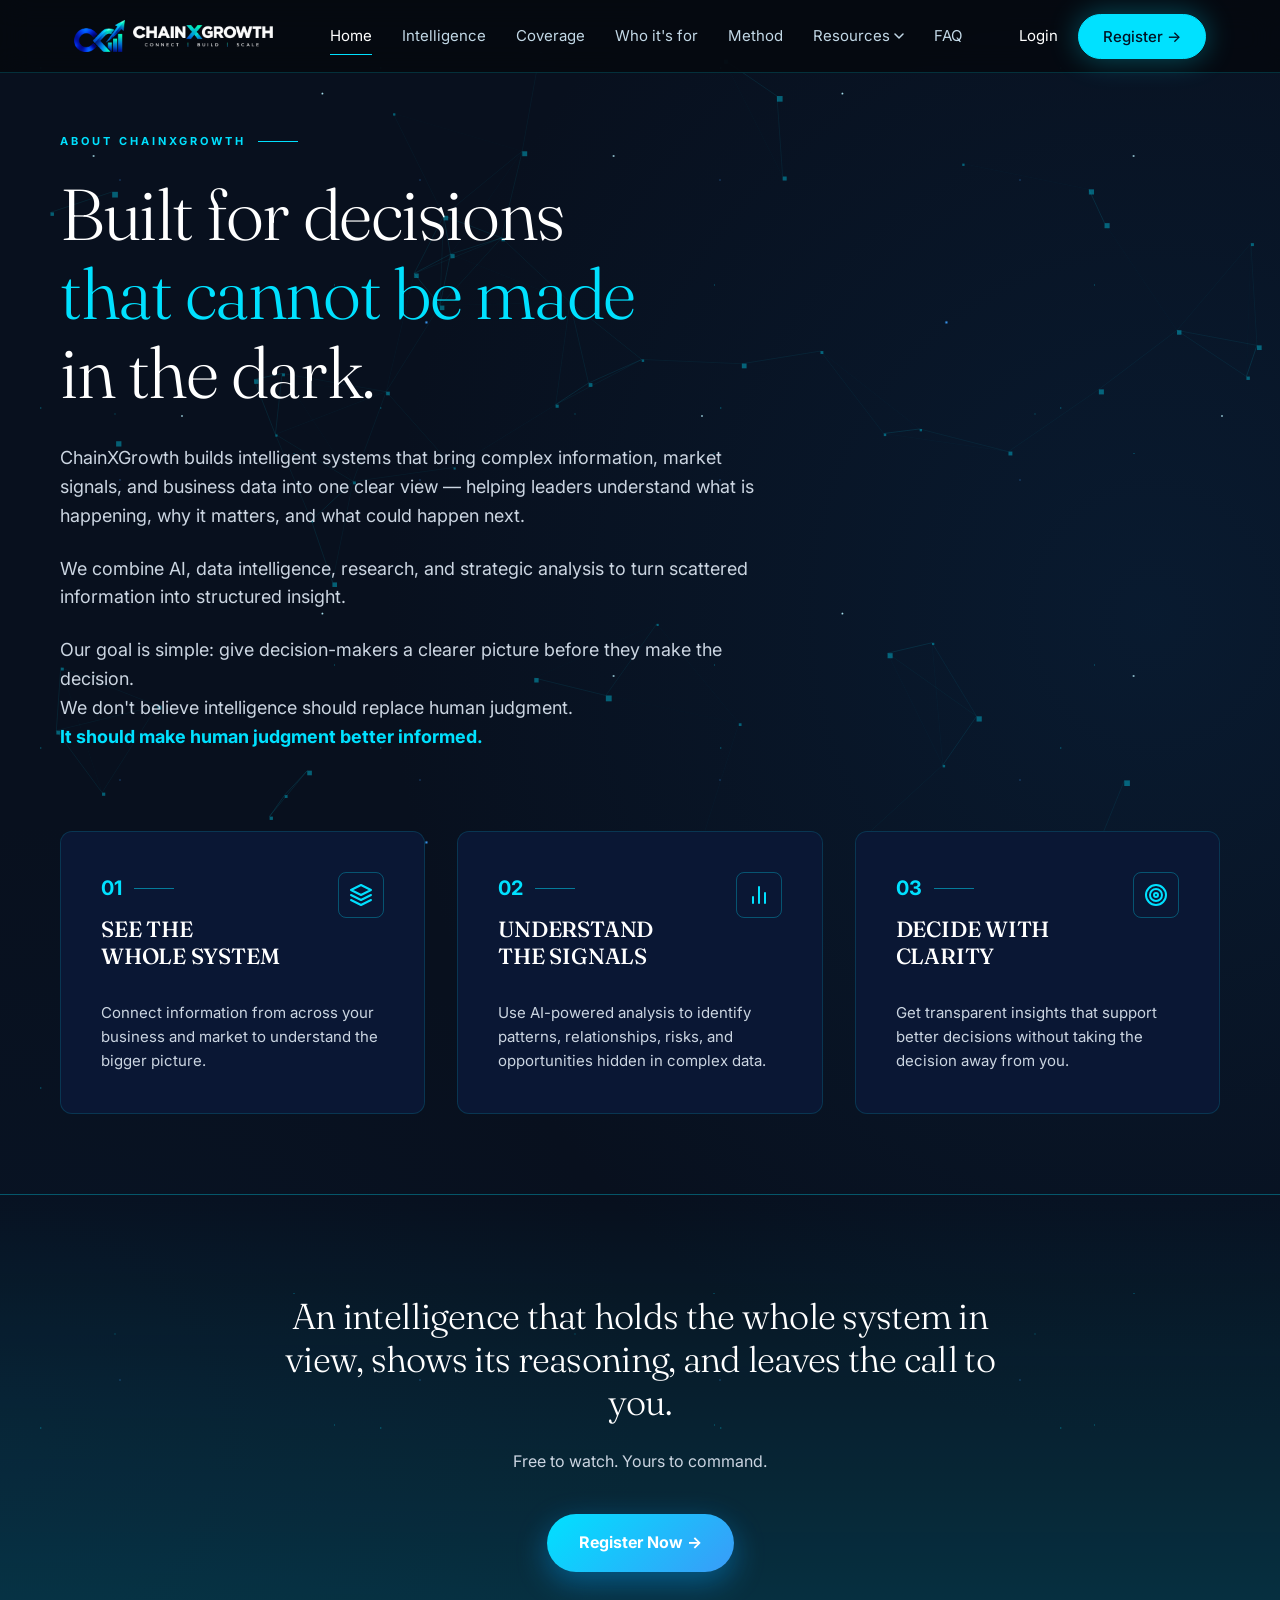
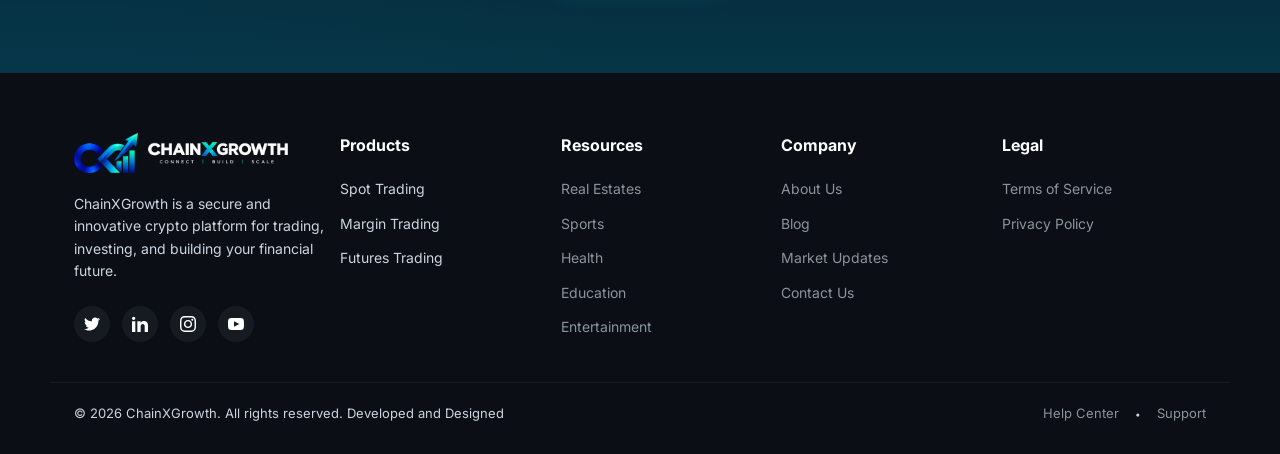
<file: blockwatch-ai/about.html>
<!DOCTYPE html>
<html lang="en">

<head>
    <meta charset="utf-8">
    <meta name="viewport" content="width=device-width, initial-scale=1, viewport-fit=cover">
    <title>ChainXGrowth — the mind that reads Bitcoin</title>
    <meta name="description"
        content="One intelligence watching the Bitcoin mempool, miners, wallets and markets — every figure sourced, every decision yours.">
    <meta name="theme-color" content="#08101e">
    <meta property="og:title" content="ChainXGrowth — the mind that reads Bitcoin">
    <meta property="og:description" content="Sourced, on-chain intelligence. Information only — not financial advice.">
    <link rel="icon" href="assets/favicon_light.png" type="image/png">
    <link rel="preconnect" href="https://fonts.googleapis.com">
    <link rel="preconnect" href="https://fonts.gstatic.com" crossorigin>
    <link
        href="https://fonts.googleapis.com/css2?family=Fraunces:ital,opsz,wght@0,9..144,300;0,9..144,500;1,9..144,400&family=Inter:wght@400;500&family=JetBrains+Mono:wght@400&display=swap"
        rel="stylesheet">
    <link rel="stylesheet" href="css/base.css">
    <link rel="stylesheet" href="css/background.css">
    <link rel="stylesheet" href="css/components.css">
    <link rel="stylesheet" href="css/nav.css">
    <link rel="stylesheet" href="css/hero.css">
    <link rel="stylesheet" href="css/globe.css">
    <link rel="stylesheet" href="css/fabric.css">
    <link rel="stylesheet" href="css/features.css">
    <link rel="stylesheet" href="css/showcase.css">
    <link rel="stylesheet" href="css/teams.css">
    <link rel="stylesheet" href="css/method.css">
    <link rel="stylesheet" href="css/terminal.css">
    <link rel="stylesheet" href="css/pricing.css">
    <link rel="stylesheet" href="css/faq.css">
    <link rel="stylesheet" href="css/footer.css">
    <link rel="stylesheet" href="css/animations.css">
    <link rel="stylesheet" href="css/responsive.css">
<style>
.feature-card {
    overflow: hidden;
}
.feature-card::before {
    content: "";
    position: absolute;
    inset: 0;
    pointer-events: none;
    opacity: 0;
    transition: opacity 0.3s;
    background: radial-gradient(320px circle at var(--mx, 50%) var(--my, 50%), rgba(0, 225, 255, 0.1), transparent 60%);
    z-index: 0;
}
.feature-card:hover::before {
    opacity: 1;
}
.feature-card > * {
    position: relative;
    z-index: 1;
}
.feature-card .ic-container {
    transition: 0.35s ease;
}
.feature-card:hover .ic-container {
    box-shadow: 0 0 24px #00e1ff88;
    border-color: var(--cy);
}
</style>
<style>
.feature-card {
    overflow: hidden;
}
.feature-card::before {
    content: "";
    position: absolute;
    inset: 0;
    pointer-events: none;
    opacity: 0;
    transition: opacity 0.3s;
    background: radial-gradient(320px circle at var(--mx, 50%) var(--my, 50%), rgba(0, 225, 255, 0.1), transparent 60%);
    z-index: 0;
}
.feature-card:hover::before {
    opacity: 1;
}
.feature-card > * {
    position: relative;
    z-index: 1;
}
.feature-card .ic-container {
    transition: 0.35s ease;
}
.feature-card:hover .ic-container {
    box-shadow: 0 0 24px #00e1ff88;
    border-color: var(--cy);
}
</style>

<style>
.feature-card {
    overflow: hidden;
}
.feature-card::before {
    content: "";
    position: absolute;
    inset: 0;
    pointer-events: none;
    opacity: 0;
    transition: opacity 0.3s;
    background: radial-gradient(320px circle at var(--mx, 50%) var(--my, 50%), rgba(0, 225, 255, 0.1), transparent 60%);
    z-index: 0;
}
.feature-card:hover::before {
    opacity: 1;
}
.feature-card > * {
    position: relative;
    z-index: 1;
}
.feature-card .ic-container {
    transition: 0.35s ease;
}
.feature-card:hover .ic-container {
    box-shadow: 0 0 24px #00e1ff88;
    border-color: var(--cy);
}
</style>
</head>

<body>
    <!-- Background network animation -->
    <canvas id="bg"></canvas>
    <a class="skip" href="#main">Skip to content</a>
    <nav>
        <div class="wrap"><a class="logo" href="index.html" style="display:flex; align-items:center; gap:8px;"><img
                    src="logo%20image/logo%20new.png" style="height:32px;"><img src="logo%20image/logo%20new%202.png"
                    alt="ChainXGrowth" style="height:22px;"></a>
            <div class="links"><a class="on" href="index.html">Home</a><a href="index.html#fabric">Intelligence</a><a
                    href="index.html#vantage">Coverage</a><a href="index.html#teams">Who it's for</a><a
                    href="index.html#method">Method</a><!-- <a href="#pricing">Pricing</a> -->
                    <div class="res-dropdown" style="position:relative; display:flex; align-items:center;" tabindex="0">
                        <a href="javascript:void(0)" data-toggle="true" style="display:flex; align-items:center; gap:4px; padding-bottom:6px;">Resources <svg width="10" height="6" viewBox="0 0 10 6" fill="none"><path d="M1 1L5 5L9 1" stroke="currentColor" stroke-width="1.5" stroke-linecap="round" stroke-linejoin="round"/></svg></a>
                        <div class="dropdown-content" style="position:absolute; top:calc(100% + 5px); left:50%; transform:translateX(-50%); background:#0b111a; border:1px solid rgba(255,255,255,0.05); border-radius:12px; min-width:200px; box-shadow:0 10px 40px rgba(0,0,0,0.5); display:none; flex-direction:column; padding:8px; z-index:100;">
                            <a href="real-estates.html" class="res-item" style="display:flex; align-items:center; gap:12px; padding:10px 12px; color: var(--mut); text-decoration:none; border-radius:8px; transition: background 0.2s, color 0.2s; border:none; border-bottom:none;">
                                <div style="width:32px; height:32px; border-radius:8px; background:#1e293b; display:flex; justify-content:center; align-items:center; color:#3a9bf8;">
                                    <svg width="16" height="16" viewBox="0 0 24 24" fill="none" stroke="currentColor" stroke-width="2" stroke-linecap="round" stroke-linejoin="round"><path d="M3 9l9-7 9 7v11a2 2 0 0 1-2 2H5a2 2 0 0 1-2-2z"></path><polyline points="9 22 9 12 15 12 15 22"></polyline></svg>
                                </div>
                                <span style="font-weight:500; font-size:14.5px;">Real Estates</span>
                            </a>
                            <a href="sports.html" class="res-item" style="display:flex; align-items:center; gap:12px; padding:10px 12px; color: var(--mut); text-decoration:none; border-radius:8px; transition: background 0.2s, color 0.2s; border:none; border-bottom:none;">
                                <div style="width:32px; height:32px; border-radius:8px; background:#1e293b; display:flex; justify-content:center; align-items:center; color:#3a9bf8;">
                                    <svg width="16" height="16" viewBox="0 0 24 24" fill="none" stroke="currentColor" stroke-width="2" stroke-linecap="round" stroke-linejoin="round"><path d="M6 9H4.5a2.5 2.5 0 0 1 0-5H6"></path><path d="M18 9h1.5a2.5 2.5 0 0 0 0-5H18"></path><path d="M4 22h16"></path><path d="M10 14.66V17c0 .55-.47.98-.97 1.21C7.85 18.75 7 20.24 7 22"></path><path d="M14 14.66V17c0 .55.47.98.97 1.21C16.15 18.75 17 20.24 17 22"></path><path d="M18 2H6v7a6 6 0 0 0 12 0V2Z"></path></svg>
                                </div>
                                <span style="font-weight:500; font-size:14.5px;">Sports</span>
                            </a>
                            <a href="health.html" class="res-item" style="display:flex; align-items:center; gap:12px; padding:10px 12px; color: var(--mut); text-decoration:none; border-radius:8px; transition: background 0.2s, color 0.2s; border:none; border-bottom:none;">
                                <div style="width:32px; height:32px; border-radius:8px; background:#1e293b; display:flex; justify-content:center; align-items:center; color:#3a9bf8;">
                                    <svg width="16" height="16" viewBox="0 0 24 24" fill="none" stroke="currentColor" stroke-width="2" stroke-linecap="round" stroke-linejoin="round"><path d="M19 14c1.49-1.46 3-3.21 3-5.5A5.5 5.5 0 0 0 16.5 3c-1.76 0-3 .5-4.5 2-1.5-1.5-2.74-2-4.5-2A5.5 5.5 0 0 0 2 8.5c0 2.3 1.5 4.05 3 5.5l7 7Z"></path><path d="M3.22 12H9.5l.5-1 2 4.5 2-7 1.5 3.5h5.27"></path></svg>
                                </div>
                                <span style="font-weight:500; font-size:14.5px;">Health</span>
                            </a>
                            <a href="education.html" class="res-item" style="display:flex; align-items:center; gap:12px; padding:10px 12px; color: var(--mut); text-decoration:none; border-radius:8px; transition: background 0.2s, color 0.2s; border:none; border-bottom:none;">
                                <div style="width:32px; height:32px; border-radius:8px; background:#1e293b; display:flex; justify-content:center; align-items:center; color:#3a9bf8;">
                                    <svg width="16" height="16" viewBox="0 0 24 24" fill="none" stroke="currentColor" stroke-width="2" stroke-linecap="round" stroke-linejoin="round"><path d="M22 10v6M2 10l10-5 10 5-10 5z"></path><path d="M6 12v5c3 3 9 3 12 0v-5"></path></svg>
                                </div>
                                <span style="font-weight:500; font-size:14.5px;">Education</span>
                            </a>
                            <a href="entertainment.html" class="res-item" style="display:flex; align-items:center; gap:12px; padding:10px 12px; color: var(--mut); text-decoration:none; border-radius:8px; transition: background 0.2s, color 0.2s; border:none; border-bottom:none;">
                                <div style="width:32px; height:32px; border-radius:8px; background:#1e293b; display:flex; justify-content:center; align-items:center; color:#3a9bf8;">
                                    <svg width="16" height="16" viewBox="0 0 24 24" fill="none" stroke="currentColor" stroke-width="2" stroke-linecap="round" stroke-linejoin="round"><rect width="20" height="20" x="2" y="2" rx="2.18" ry="2.18"></rect><line x1="7" x2="7" y1="2" y2="22"></line><line x1="17" x2="17" y1="2" y2="22"></line><line x1="2" x2="7" y1="12" y2="12"></line><line x1="2" x2="7" y1="7" y2="7"></line><line x1="2" x2="7" y1="17" y2="17"></line><line x1="17" x2="22" y1="12" y2="12"></line><line x1="17" x2="22" y1="7" y2="7"></line><line x1="17" x2="22" y1="17" y2="17"></line></svg>
                                </div>
                                <span style="font-weight:500; font-size:14.5px;">Entertainment</span>
                            </a>
                        </div>
                    </div><a
                    href="#faq">FAQ</a></div>
            <div class="navr"><a class="si" href="https://chainxgrowth.com/login">Login</a><a class="btn pri" href="https://chainxgrowth.com/register">Register →</a><button
                    class="menu" aria-label="Open menu" aria-expanded="false"><span></span><span></span></button></div>
        </div>
    </nav>

    
    <main id="main">
        
        
        <!-- New Hero Section -->
        <section style="padding: 60px 0 80px; position:relative; overflow:hidden;">
            <div class="wrap" style="max-width: 1200px; margin: 0 auto; padding: 0 20px;">
                
                <div style="max-width: 800px; margin-bottom: 80px;" >
                    <div style="display: flex; align-items: center; gap: 12px; margin-bottom: 24px;">
                        <span style="color: var(--cy); font-size: 11px; font-weight: 700; letter-spacing: 3px; text-transform: uppercase;">ABOUT CHAINXGROWTH</span>
                        <div style="width: 40px; height: 1px; background: var(--cy);"></div>
                    </div>
                    <h1 style="font-size: clamp(48px, 6vw, 72px); color: var(--tx); line-height: 1.1; margin-bottom: 32px; ">
                        Built for decisions<br>
                        <span style="color: var(--cy);">that cannot be made</span><br>
                        in the dark.
                    </h1>
                    <p style="font-size: clamp(16px, 1.8vw, 18px); color: var(--mut); line-height: 1.6; margin-bottom: 24px; max-width: 700px;">
                        ChainXGrowth builds intelligent systems that bring complex information, market signals, and business data into one clear view &mdash; helping leaders understand what is happening, why it matters, and what could happen next.
                    </p>
                    <p style="font-size: clamp(16px, 1.8vw, 18px); color: var(--mut); line-height: 1.6; margin-bottom: 24px; max-width: 700px;">
                        We combine AI, data intelligence, research, and strategic analysis to turn scattered information into structured insight.
                    </p>
                    <p style="font-size: clamp(16px, 1.8vw, 18px); color: var(--mut); line-height: 1.6; max-width: 700px;">
                        Our goal is simple: give decision-makers a clearer picture before they make the decision.<br>
                        We don't believe intelligence should replace human judgment.<br>
                        <strong style="color: var(--cy); font-weight: 700;">It should make human judgment better informed.</strong>
                    </p>
                </div>

                <!-- Feature Cards -->
                <div style="display: grid; grid-template-columns: repeat(auto-fit, minmax(300px, 1fr)); gap: 32px;">
                    
                    <div class="rv feature-card" style="background: var(--bg2); padding: 40px; border-radius: 12px; border: 1px solid rgba(0, 225, 255, 0.15); position: relative; ">
                        <div style="display: flex; justify-content: space-between; align-items: flex-start; margin-bottom: 32px;">
                            <div>
                                <div style="display: flex; align-items: center; gap: 12px; margin-bottom: 12px;">
                                    <span style="color: var(--cy); font-size: 20px; font-weight: 700;">01</span>
                                    <div style="width: 40px; height: 1px; background: rgba(0, 225, 255, 0.5);"></div>
                                </div>
                                <h3 style="color: var(--tx); font-size: 22px; line-height: 1.2; ">SEE THE<br>WHOLE SYSTEM</h3>
                            </div>
                            <div class="ic-container" style="color: var(--cy); border: 1px solid rgba(0, 225, 255, 0.3); border-radius: 8px; padding: 10px; display: flex; justify-content: center; align-items: center;">
                                <svg width="24" height="24" viewBox="0 0 24 24" fill="none" stroke="currentColor" stroke-width="2" stroke-linecap="round" stroke-linejoin="round"><polygon points="12 2 2 7 12 12 22 7 12 2"></polygon><polyline points="2 17 12 22 22 17"></polyline><polyline points="2 12 12 17 22 12"></polyline></svg>
                            </div>
                        </div>
                        <p style="color: var(--mut); font-size: 15px; line-height: 1.6;">
                            Connect information from across your business and market to understand the bigger picture.
                        </p>
                    </div>

                    <div class="rv feature-card" style="background: var(--bg2); padding: 40px; border-radius: 12px; border: 1px solid rgba(0, 225, 255, 0.15); position: relative; ">
                        <div style="display: flex; justify-content: space-between; align-items: flex-start; margin-bottom: 32px;">
                            <div>
                                <div style="display: flex; align-items: center; gap: 12px; margin-bottom: 12px;">
                                    <span style="color: var(--cy); font-size: 20px; font-weight: 700;">02</span>
                                    <div style="width: 40px; height: 1px; background: rgba(0, 225, 255, 0.5);"></div>
                                </div>
                                <h3 style="color: var(--tx); font-size: 22px; line-height: 1.2; ">UNDERSTAND<br>THE SIGNALS</h3>
                            </div>
                            <div class="ic-container" style="color: var(--cy); border: 1px solid rgba(0, 225, 255, 0.3); border-radius: 8px; padding: 10px; display: flex; justify-content: center; align-items: center;">
                                <svg width="24" height="24" viewBox="0 0 24 24" fill="none" stroke="currentColor" stroke-width="2" stroke-linecap="round" stroke-linejoin="round"><line x1="18" x2="18" y1="20" y2="10"></line><line x1="12" x2="12" y1="20" y2="4"></line><line x1="6" x2="6" y1="20" y2="14"></line></svg>
                            </div>
                        </div>
                        <p style="color: var(--mut); font-size: 15px; line-height: 1.6;">
                            Use AI-powered analysis to identify patterns, relationships, risks, and opportunities hidden in complex data.
                        </p>
                    </div>

                    <div class="rv feature-card" style="background: var(--bg2); padding: 40px; border-radius: 12px; border: 1px solid rgba(0, 225, 255, 0.15); position: relative; ">
                        <div style="display: flex; justify-content: space-between; align-items: flex-start; margin-bottom: 32px;">
                            <div>
                                <div style="display: flex; align-items: center; gap: 12px; margin-bottom: 12px;">
                                    <span style="color: var(--cy); font-size: 20px; font-weight: 700;">03</span>
                                    <div style="width: 40px; height: 1px; background: rgba(0, 225, 255, 0.5);"></div>
                                </div>
                                <h3 style="color: var(--tx); font-size: 22px; line-height: 1.2; ">DECIDE WITH<br>CLARITY</h3>
                            </div>
                            <div class="ic-container" style="color: var(--cy); border: 1px solid rgba(0, 225, 255, 0.3); border-radius: 8px; padding: 10px; display: flex; justify-content: center; align-items: center;">
                                <svg width="24" height="24" viewBox="0 0 24 24" fill="none" stroke="currentColor" stroke-width="2" stroke-linecap="round" stroke-linejoin="round"><circle cx="12" cy="12" r="10"></circle><circle cx="12" cy="12" r="6"></circle><circle cx="12" cy="12" r="2"></circle></svg>
                            </div>
                        </div>
                        <p style="color: var(--mut); font-size: 15px; line-height: 1.6;">
                            Get transparent insights that support better decisions without taking the decision away from you.
                        </p>
                    </div>

                </div>
            </div>
        </section>

        <section style="padding: 100px 0; text-align: center; background: linear-gradient(180deg, transparent, var(--line)); border-top: 1px solid var(--line);">

            <div class="wrap" style="max-width: 800px; margin: 0 auto; padding: 0 20px;">
                <h2 style="font-size: clamp(24px, 4vw, 36px);  color: var(--tx); line-height: 1.2; margin-bottom: 24px;">
                    An intelligence that holds the whole system in view, shows its reasoning, and leaves the call to you.
                </h2>
                <p style="font-size: 16px; color: var(--mut); margin-bottom: 40px;">Free to watch. Yours to command.</p>
                <a href="https://chainxgrowth.com/register" style="display:inline-block; background:linear-gradient(135deg, #00e1ff, #3a9bf8); color: var(--tx); font-weight:700; font-size:16px; padding:16px 32px; border-radius:99px; text-decoration:none; box-shadow:0 10px 30px rgba(0,163,255,0.4); transition: transform 0.2s, box-shadow 0.2s;" onmouseover="this.style.transform='translateY(-2px)'; this.style.boxShadow='0 15px 40px rgba(0,163,255,0.6)';" onmouseout="this.style.transform='translateY(0)'; this.style.boxShadow='0 10px 30px rgba(0,163,255,0.4)';">
                    Register Now &rarr;
                </a>
            </div>
        </section>

    </main>

    <style id="footer-styles">
.footer-social:hover { background: #1f2937 !important; }
.footer-link:hover { color: #fff !important; }
/* Responsive Footer */
.footer-wrap { gap: 40px; }
.footer-col { margin-bottom: 0; }
@media (max-width: 768px) {
    .footer-wrap { gap: 24px !important; flex-direction: column; }
    .footer-wrap > div { min-width: 100% !important; max-width: 100% !important; }
    .footer-col h4 { margin-bottom: 12px !important; }
    .footer-col ul { gap: 8px !important; }
    footer { padding: 40px 0 20px !important; }
    .footer-bottom { flex-direction: column; gap: 12px !important; text-align: center; }
}
@media (min-width: 769px) and (max-width: 1024px) {
    .footer-wrap { gap: 24px !important; }
}
</style>
<footer style="background-color: #0b0e14; padding: 60px 0 30px; font-family: var(--sans);">
        <div class="wrap"
            class="footer-wrap" style="display:flex; justify-content:space-between; flex-wrap:wrap; padding-bottom: 40px; border-bottom: 1px solid rgba(255,255,255,0.05); margin-bottom: 20px;">

            <div class="footer-col" style="flex:1; min-width: 250px; max-width: 320px;">
                <a href="javascript:void(0)"
                    style="display:flex; align-items:center; gap:10px; margin-bottom: 20px; text-decoration:none;">
                    <img src="logo%20image/logo%20new.png" style="height:40px;">
                    <img src="logo%20image/logo%20new%202.png" alt="ChainXGrowth" style="height:22px;">
                </a>
                <p style="color: var(--mut); font-size: 14px; line-height:1.6; margin-bottom: 24px;">ChainXGrowth is a
                    secure and innovative crypto platform for trading, investing, and building your financial future.
                </p>
                <div style="display:flex; gap:12px;">
                    <a href="javascript:void(0)"
                        style="width:36px; height:36px; border-radius:50%; background:#161b22; display:grid; place-items:center; color: var(--tx); transition: background 0.2s;"
                        class="footer-social"><svg
                            width="16" height="16" viewBox="0 0 24 24" fill="currentColor">
                            <path
                                d="M24 4.557c-.883.392-1.832.656-2.828.775 1.017-.609 1.798-1.574 2.165-2.724-.951.564-2.005.974-3.127 1.195-.897-.957-2.178-1.555-3.594-1.555-3.179 0-5.515 2.966-4.797 6.045-4.091-.205-7.719-2.165-10.148-5.144-1.29 2.213-.669 5.108 1.523 6.574-.806-.026-1.566-.247-2.229-.616-.054 2.281 1.581 4.415 3.949 4.89-.693.188-1.452.232-2.224.084.626 1.956 2.444 3.379 4.6 3.419-2.07 1.623-4.678 2.348-7.29 2.04 2.179 1.397 4.768 2.212 7.548 2.212 9.142 0 14.307-7.721 13.995-14.646.962-.695 1.797-1.562 2.457-2.549z" />
                        </svg></a>
                    <a href="javascript:void(0)"
                        style="width:36px; height:36px; border-radius:50%; background:#161b22; display:grid; place-items:center; color: var(--tx); transition: background 0.2s;"
                        class="footer-social"><svg
                            width="16" height="16" viewBox="0 0 24 24" fill="currentColor">
                            <path
                                d="M4.98 3.5c0 1.381-1.11 2.5-2.48 2.5s-2.48-1.119-2.48-2.5c0-1.38 1.11-2.5 2.48-2.5s2.48 1.12 2.48 2.5zm.02 4.5h-5v16h5v-16zm7.982 0h-4.968v16h4.969v-8.399c0-4.67 6.029-5.052 6.029 0v8.399h4.988v-10.131c0-7.88-8.922-7.593-11.018-3.714v-2.155z" />
                        </svg></a>
                    <a href="javascript:void(0)"
                        style="width:36px; height:36px; border-radius:50%; background:#161b22; display:grid; place-items:center; color: var(--tx); transition: background 0.2s;"
                        class="footer-social"><svg
                            width="16" height="16" viewBox="0 0 24 24" fill="currentColor">
                            <path
                                d="M12 2.163c3.204 0 3.584.012 4.85.07 3.252.148 4.771 1.691 4.919 4.919.058 1.265.069 1.645.069 4.849 0 3.205-.012 3.584-.069 4.849-.149 3.225-1.664 4.771-4.919 4.919-1.266.058-1.644.07-4.85.07-3.204 0-3.584-.012-4.849-.07-3.26-.149-4.771-1.699-4.919-4.92-.058-1.265-.07-1.644-.07-4.849 0-3.204.013-3.583.07-4.849.149-3.227 1.664-4.771 4.919-4.919 1.266-.057 1.645-.069 4.849-.069zm0-2.163c-3.259 0-3.667.014-4.947.072-4.358.2-6.78 2.618-6.98 6.98-.059 1.281-.073 1.689-.073 4.948 0 3.259.014 3.668.072 4.948.2 4.358 2.618 6.78 6.98 6.98 1.281.058 1.689.072 4.948.072 3.259 0 3.668-.014 4.948-.072 4.354-.2 6.782-2.618 6.979-6.98.059-1.28.073-1.689.073-4.948 0-3.259-.014-3.667-.072-4.947-.196-4.354-2.617-6.78-6.979-6.98-1.281-.059-1.69-.073-4.949-.073zm0 5.838c-3.403 0-6.162 2.759-6.162 6.162s2.759 6.163 6.162 6.163 6.162-2.759 6.162-6.163c0-3.403-2.759-6.162-6.162-6.162zm0 10.162c-2.209 0-4-1.79-4-4 0-2.209 1.791-4 4-4s4 1.791 4 4c0 2.21-1.791 4-4 4zm6.406-11.845c-.796 0-1.441.645-1.441 1.44s.645 1.44 1.441 1.44c.795 0 1.439-.645 1.439-1.44s-.644-1.44-1.439-1.44z" />
                        </svg></a>
                    <a href="javascript:void(0)"
                        style="width:36px; height:36px; border-radius:50%; background:#161b22; display:grid; place-items:center; color: var(--tx); transition: background 0.2s;"
                        class="footer-social"><svg
                            width="16" height="16" viewBox="0 0 24 24" fill="currentColor">
                            <path
                                d="M19.615 3.184c-3.604-.246-11.631-.245-15.23 0-3.897.266-4.356 2.62-4.385 8.816.029 6.185.484 8.549 4.385 8.816 3.6.245 11.626.246 15.23 0 3.897-.266 4.356-2.62 4.385-8.816-.029-6.185-.484-8.549-4.385-8.816zm-10.615 12.816v-8l8 3.993-8 4.007z" />
                        </svg></a>
                </div>
            </div>

            <div class="footer-col" style="flex:1; min-width: 150px;">
                <h4 style="color: var(--tx); font-weight:700; font-size:16px; margin:0 0 20px;">Products</h4>
                <ul style="list-style:none; padding:0; margin:0; display:flex; flex-direction:column; gap:12px;">
                    <li><a href="https://chainxgrowth.com/register" style="color: var(--mut); font-size:14px; text-decoration:none; transition: color 0.2s;"
                            class="footer-link">Spot
                            Trading</a></li>
                    <li><a href="https://chainxgrowth.com/register" style="color: var(--mut); font-size:14px; text-decoration:none; transition: color 0.2s;"
                            class="footer-link">Margin
                            Trading</a></li>
                    <li><a href="https://chainxgrowth.com/register" style="color: var(--mut); font-size:14px; text-decoration:none; transition: color 0.2s;"
                            class="footer-link">Futures
                            Trading</a></li>
                </ul>
            </div>

            <div class="footer-col" style="flex:1; min-width: 150px;">
                <h4 style="color:#fff; font-weight:700; font-size:16px; margin:0 0 20px;">Resources</h4>
                <ul style="list-style:none; padding:0; margin:0; display:flex; flex-direction:column; gap:12px;">
                    
                    <li><a href="real-estates.html" style="color:#8b949e; font-size:14px; text-decoration:none; transition: color 0.2s;" class="footer-link">Real Estates</a></li>
                    <li><a href="sports.html" style="color:#8b949e; font-size:14px; text-decoration:none; transition: color 0.2s;" class="footer-link">Sports</a></li>
                    <li><a href="health.html" style="color:#8b949e; font-size:14px; text-decoration:none; transition: color 0.2s;" class="footer-link">Health</a></li>
                    <li><a href="education.html" style="color:#8b949e; font-size:14px; text-decoration:none; transition: color 0.2s;" class="footer-link">Education</a></li>
                    <li><a href="entertainment.html" style="color:#8b949e; font-size:14px; text-decoration:none; transition: color 0.2s;" class="footer-link">Entertainment</a></li>
                </ul>
            </div>

            <div class="footer-col" style="flex:1; min-width: 150px;">
                <h4 style="color:#fff; font-weight:700; font-size:16px; margin:0 0 20px;">Company</h4>
                <ul style="list-style:none; padding:0; margin:0; display:flex; flex-direction:column; gap:12px;">
                    <li><a href="about.html" style="color:#8b949e; font-size:14px; text-decoration:none; transition: color 0.2s;" class="footer-link">About Us</a></li>
                    <li><a href="javascript:void(0)" style="color:#8b949e; font-size:14px; text-decoration:none; transition: color 0.2s;" class="footer-link">Blog</a></li>
                    <li><a href="index.html#market-overview" style="color:#8b949e; font-size:14px; text-decoration:none; transition: color 0.2s;" class="footer-link">Market Updates</a></li>
                    <li><a href="mailto:info@chainxgrowth.com" style="color:#8b949e; font-size:14px; text-decoration:none; transition: color 0.2s;" class="footer-link">Contact Us</a></li>
                </ul>
            </div>

            <div class="footer-col" style="flex:1; min-width: 160px;">
                <h4 style="color:#fff; font-weight:700; font-size:16px; margin:0 0 20px;">Legal</h4>
                <ul style="list-style:none; padding:0; margin:0; display:flex; flex-direction:column; gap:12px;">
                    <li><a href="terms.html" style="color:#8b949e; font-size:14px; text-decoration:none; transition: color 0.2s;" class="footer-link">Terms of Service</a></li>
                    <li><a href="privacy.html" style="color:#8b949e; font-size:14px; text-decoration:none; transition: color 0.2s;" class="footer-link">Privacy Policy</a></li>
                </ul>
            </div>
        </div>

        <div class="wrap"
            style="display:flex; justify-content:space-between; flex-wrap:wrap; gap:16px; font-size:13px; color: var(--mut); align-items:center;">
            <span>© 2026 ChainXGrowth. All rights reserved. <a href="https://jan-war.vercel.app/" target="_blank" rel="noopener noreferrer" style="color: inherit; text-decoration: none; transition: color 0.2s;" class="footer-link">Developed and Designed</a></span>
            <div style="display:flex; gap:16px; align-items:center;">
                <a href="mailto:info@chainxgrowth.com" style="color:#8b949e; text-decoration:none; transition: color 0.2s;" class="footer-link">Help Center</a>
                <span style="font-size:10px;">&#8226;</span>
                <a href="mailto:info@chainxgrowth.com" style="color:#8b949e; text-decoration:none; transition: color 0.2s;" class="footer-link">Support</a>
            </div>
        </div>
    </footer>

    <script src="js/utils.js"></script>
    <script src="js/nav.js"></script>
    <script src="js/typewriter.js"></script>
    <script src="js/chips.js"></script>
    <script src="js/reveal.js"></script>
    <script src="js/spotlight.js"></script>
    <script src="js/counter.js"></script>
    <script src="js/parallax.js"></script>
    <script src="js/decor.js"></script>
    <script src="js/pricing-flip.js"></script>
    <script src="js/network-bg.js"></script>
</body>

</html>
</file>
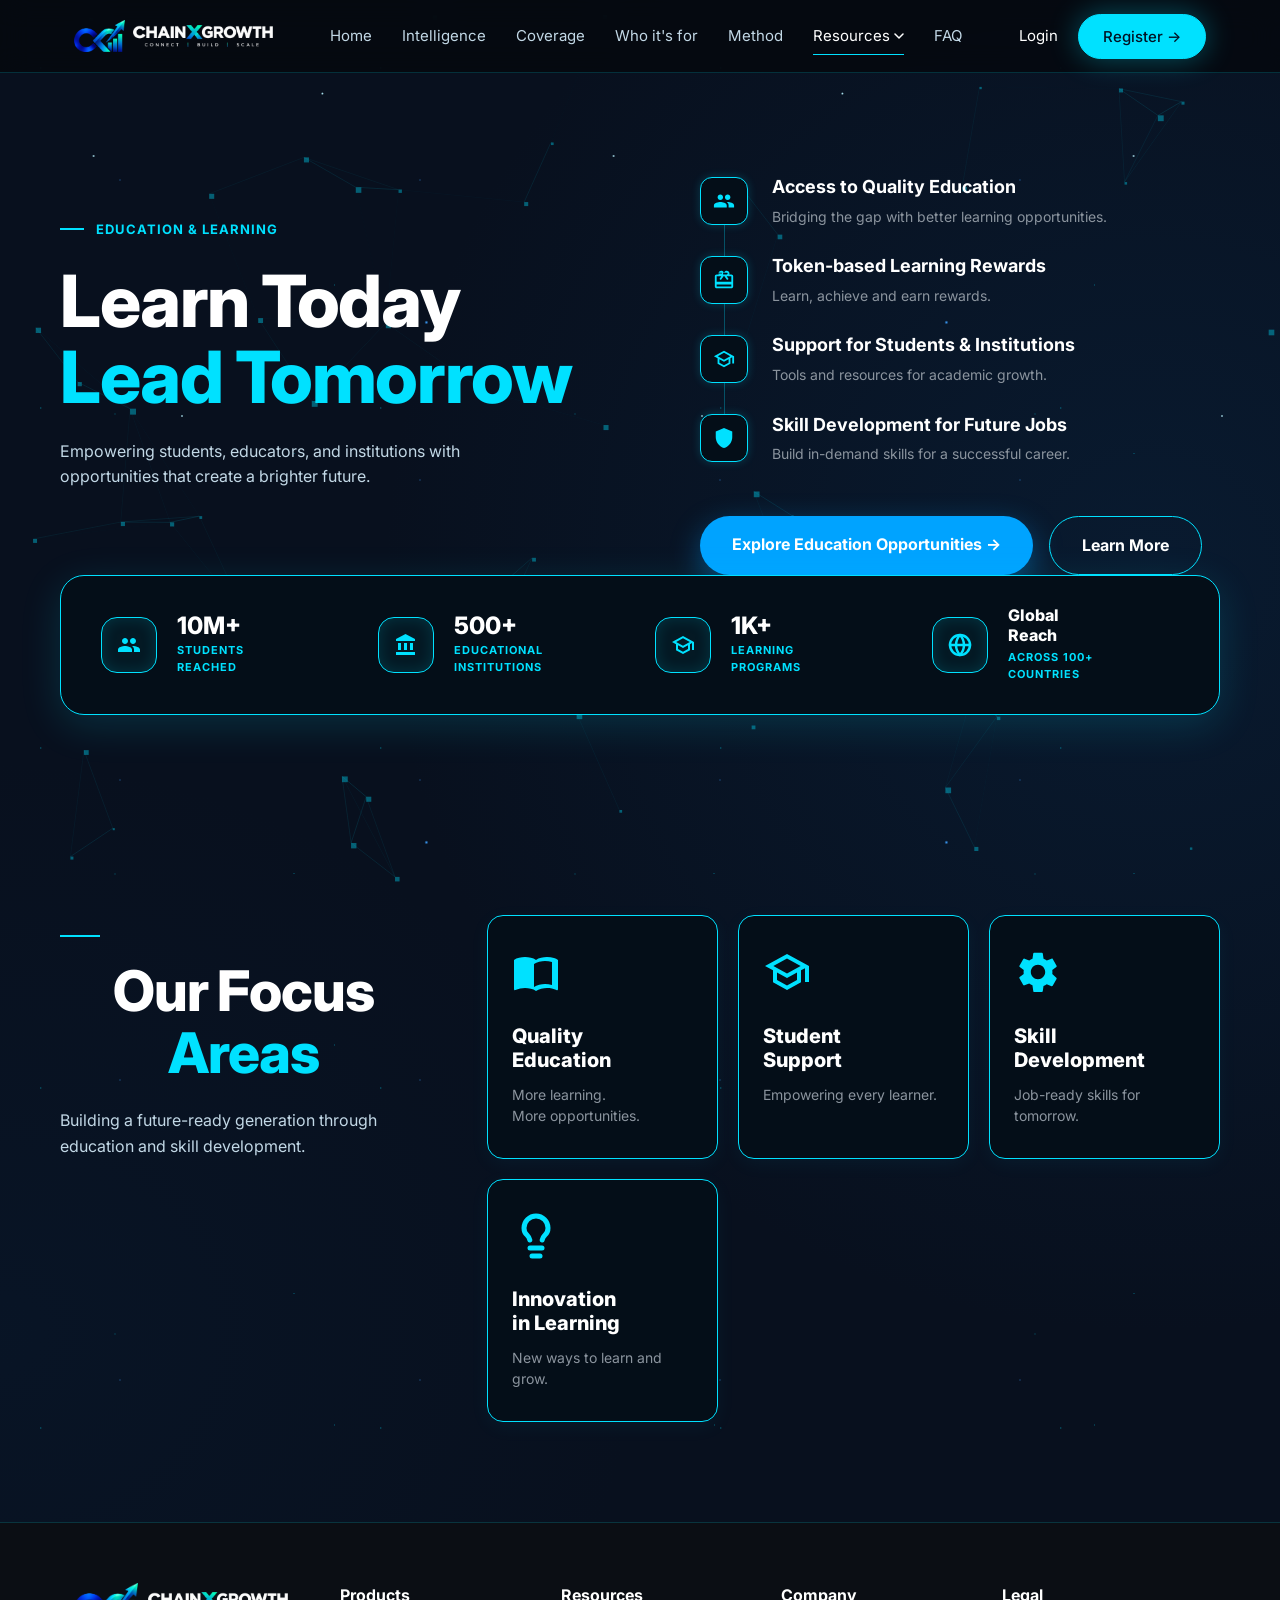
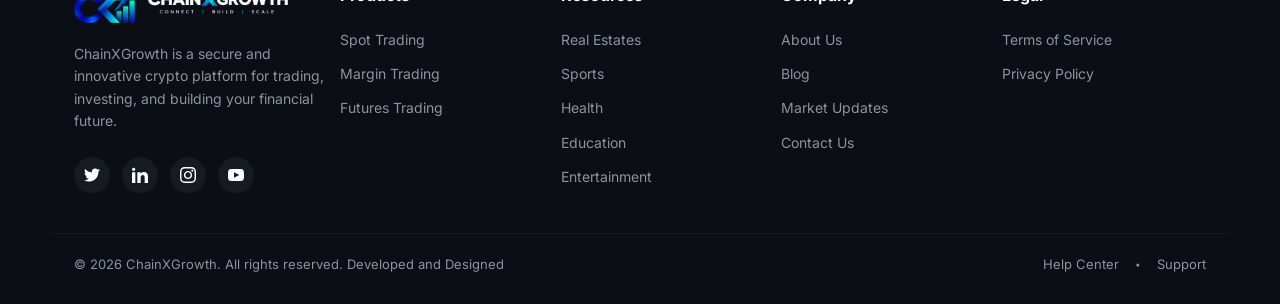
<file: blockwatch-ai/education.html>
<!DOCTYPE html>
<html lang="en">

<head>
    <meta charset="utf-8">
    <meta name="viewport" content="width=device-width, initial-scale=1, viewport-fit=cover">
    <title>ChainXGrowth — the mind that reads Bitcoin</title>
    <meta name="description"
        content="One intelligence watching the Bitcoin mempool, miners, wallets and markets — every figure sourced, every decision yours.">
    <meta name="theme-color" content="#08101e">
    <meta property="og:title" content="ChainXGrowth — the mind that reads Bitcoin">
    <meta property="og:description" content="Sourced, on-chain intelligence. Information only — not financial advice.">
    <link rel="icon" href="assets/favicon_light.png" type="image/png">
    <link rel="preconnect" href="https://fonts.googleapis.com">
    <link rel="preconnect" href="https://fonts.gstatic.com" crossorigin>
    <link
        href="https://fonts.googleapis.com/css2?family=Fraunces:ital,opsz,wght@0,9..144,300;0,9..144,500;1,9..144,400&family=Inter:wght@400;500&family=JetBrains+Mono:wght@400&display=swap"
        rel="stylesheet">
    <link rel="stylesheet" href="css/base.css">
    <link rel="stylesheet" href="css/background.css">
    <link rel="stylesheet" href="css/components.css">
    <link rel="stylesheet" href="css/nav.css">
    <link rel="stylesheet" href="css/hero.css">
    <link rel="stylesheet" href="css/globe.css">
    <link rel="stylesheet" href="css/fabric.css">
    <link rel="stylesheet" href="css/features.css">
    <link rel="stylesheet" href="css/showcase.css">
    <link rel="stylesheet" href="css/teams.css">
    <link rel="stylesheet" href="css/method.css">
    <link rel="stylesheet" href="css/terminal.css">
    <link rel="stylesheet" href="css/pricing.css">
    <link rel="stylesheet" href="css/faq.css">
    <link rel="stylesheet" href="css/footer.css">
    <link rel="stylesheet" href="css/animations.css">
    <link rel="stylesheet" href="css/responsive.css">
    <style>
        @media (max-width: 768px) {
            h1 {
                font-size: 42px !important;
            }

            h2 {
                font-size: 36px !important;
            }

            .stats-box {
                padding: 24px !important;
                margin-top: -30px !important;
            }

            .stats-box>div {
                flex-basis: 100% !important;
                min-width: 100% !important;
            }

            .stats-box .divider {
                display: none !important;
            }

            a.pill-item {
                width: 100% !important;
                text-align: center !important;
                box-sizing: border-box;
            }

            .wrap[style*="gap:60px"],
            .wrap[style*="gap: 60px"] {
                gap: 30px !important;
            }

            .pill-item p {
                font-size: 13px !important;
            }
        }
    </style>
</head>

<body>
    <!-- Background network animation -->
    <canvas id="bg"></canvas>
    <a class="skip" href="#main">Skip to content</a>
    <nav>
        <div class="wrap"><a class="logo" href="index.html" style="display:flex; align-items:center; gap:8px;"><img
                    src="logo%20image/logo%20new.png" style="height:32px;"><img src="logo%20image/logo%20new%202.png"
                    alt="ChainXGrowth" style="height:22px;"></a>
            <div class="links"><a href="index.html">Home</a><a href="index.html#fabric">Intelligence</a><a
                    href="index.html#vantage">Coverage</a><a href="index.html#teams">Who it's for</a><a
                    href="index.html#method">Method</a><!-- <a href="#pricing">Pricing</a> -->
                <div class="res-dropdown" style="position:relative; display:flex; align-items:center;" tabindex="0">
                    <a href="javascript:void(0)" data-toggle="true" class="on"
                        style="display:flex; align-items:center; gap:4px; padding-bottom:6px;">Resources <svg width="10"
                            height="6" viewBox="0 0 10 6" fill="none">
                            <path d="M1 1L5 5L9 1" stroke="currentColor" stroke-width="1.5" stroke-linecap="round"
                                stroke-linejoin="round" />
                        </svg></a>
                    <div class="dropdown-content"
                        style="position:absolute; top:calc(100% + 5px); left:50%; transform:translateX(-50%); background:#0b111a; border:1px solid rgba(255,255,255,0.05); border-radius:12px; min-width:200px; box-shadow:0 10px 40px rgba(0,0,0,0.5); display:none; flex-direction:column; padding:8px; z-index:100;">
                        <a href="real-estates.html" class="res-item"
                            style="display:flex; align-items:center; gap:12px; padding:10px 12px; color:#c2d8e6; text-decoration:none; border-radius:8px; transition: background 0.2s, color 0.2s; border:none; border-bottom:none;">
                            <div
                                style="width:32px; height:32px; border-radius:8px; background:#1e293b; display:flex; justify-content:center; align-items:center; color:#3a9bf8;">
                                <svg width="16" height="16" viewBox="0 0 24 24" fill="none" stroke="currentColor"
                                    stroke-width="2" stroke-linecap="round" stroke-linejoin="round">
                                    <path d="M3 9l9-7 9 7v11a2 2 0 0 1-2 2H5a2 2 0 0 1-2-2z"></path>
                                    <polyline points="9 22 9 12 15 12 15 22"></polyline>
                                </svg>
                            </div>
                            <span style="font-weight:500; font-size:14.5px;">Real Estates</span>
                        </a>
                        <a href="sports.html" class="res-item"
                            style="display:flex; align-items:center; gap:12px; padding:10px 12px; color:#c2d8e6; text-decoration:none; border-radius:8px; transition: background 0.2s, color 0.2s; border:none; border-bottom:none;">
                            <div
                                style="width:32px; height:32px; border-radius:8px; background:#1e293b; display:flex; justify-content:center; align-items:center; color:#3a9bf8;">
                                <svg width="16" height="16" viewBox="0 0 24 24" fill="none" stroke="currentColor"
                                    stroke-width="2" stroke-linecap="round" stroke-linejoin="round">
                                    <path d="M6 9H4.5a2.5 2.5 0 0 1 0-5H6"></path>
                                    <path d="M18 9h1.5a2.5 2.5 0 0 0 0-5H18"></path>
                                    <path d="M4 22h16"></path>
                                    <path d="M10 14.66V17c0 .55-.47.98-.97 1.21C7.85 18.75 7 20.24 7 22"></path>
                                    <path d="M14 14.66V17c0 .55.47.98.97 1.21C16.15 18.75 17 20.24 17 22"></path>
                                    <path d="M18 2H6v7a6 6 0 0 0 12 0V2Z"></path>
                                </svg>
                            </div>
                            <span style="font-weight:500; font-size:14.5px;">Sports</span>
                        </a>
                        <a href="health.html" class="res-item"
                            style="display:flex; align-items:center; gap:12px; padding:10px 12px; color:#c2d8e6; text-decoration:none; border-radius:8px; transition: background 0.2s, color 0.2s; border:none; border-bottom:none;">
                            <div
                                style="width:32px; height:32px; border-radius:8px; background:#1e293b; display:flex; justify-content:center; align-items:center; color:#3a9bf8;">
                                <svg width="16" height="16" viewBox="0 0 24 24" fill="none" stroke="currentColor"
                                    stroke-width="2" stroke-linecap="round" stroke-linejoin="round">
                                    <path
                                        d="M19 14c1.49-1.46 3-3.21 3-5.5A5.5 5.5 0 0 0 16.5 3c-1.76 0-3 .5-4.5 2-1.5-1.5-2.74-2-4.5-2A5.5 5.5 0 0 0 2 8.5c0 2.3 1.5 4.05 3 5.5l7 7Z">
                                    </path>
                                    <path d="M3.22 12H9.5l.5-1 2 4.5 2-7 1.5 3.5h5.27"></path>
                                </svg>
                            </div>
                            <span style="font-weight:500; font-size:14.5px;">Health</span>
                        </a>
                        <a href="education.html" class="res-item"
                            style="display:flex; align-items:center; gap:12px; padding:10px 12px; color:#c2d8e6; text-decoration:none; border-radius:8px; transition: background 0.2s, color 0.2s; border:none; border-bottom:none;">
                            <div
                                style="width:32px; height:32px; border-radius:8px; background:#1e293b; display:flex; justify-content:center; align-items:center; color:#3a9bf8;">
                                <svg width="16" height="16" viewBox="0 0 24 24" fill="none" stroke="currentColor"
                                    stroke-width="2" stroke-linecap="round" stroke-linejoin="round">
                                    <path d="M22 10v6M2 10l10-5 10 5-10 5z"></path>
                                    <path d="M6 12v5c3 3 9 3 12 0v-5"></path>
                                </svg>
                            </div>
                            <span style="font-weight:500; font-size:14.5px;">Education</span>
                        </a>
                        <a href="entertainment.html" class="res-item"
                            style="display:flex; align-items:center; gap:12px; padding:10px 12px; color:#c2d8e6; text-decoration:none; border-radius:8px; transition: background 0.2s, color 0.2s; border:none; border-bottom:none;">
                            <div
                                style="width:32px; height:32px; border-radius:8px; background:#1e293b; display:flex; justify-content:center; align-items:center; color:#3a9bf8;">
                                <svg width="16" height="16" viewBox="0 0 24 24" fill="none" stroke="currentColor"
                                    stroke-width="2" stroke-linecap="round" stroke-linejoin="round">
                                    <rect width="20" height="20" x="2" y="2" rx="2.18" ry="2.18"></rect>
                                    <line x1="7" x2="7" y1="2" y2="22"></line>
                                    <line x1="17" x2="17" y1="2" y2="22"></line>
                                    <line x1="2" x2="7" y1="12" y2="12"></line>
                                    <line x1="2" x2="7" y1="7" y2="7"></line>
                                    <line x1="2" x2="7" y1="17" y2="17"></line>
                                    <line x1="17" x2="22" y1="12" y2="12"></line>
                                    <line x1="17" x2="22" y1="7" y2="7"></line>
                                    <line x1="17" x2="22" y1="17" y2="17"></line>
                                </svg>
                            </div>
                            <span style="font-weight:500; font-size:14.5px;">Entertainment</span>
                        </a>
                    </div>
                </div><a href="#faq">FAQ</a>
            </div>
            <div class="navr"><a class="si" href="https://chainxgrowth.com/login">Login</a><a class="btn pri"
                    href="https://chainxgrowth.com/register">Register →</a><button class="menu" aria-label="Open menu"
                    aria-expanded="false"><span></span><span></span></button></div>
        </div>
    </nav>

    <main id="main">
        <section style="position:relative; width:100%; padding: 100px 0 60px; display:flex; overflow:hidden;">
            <!-- Background Image -->
            <!-- Background Removed -->
            <!-- Gradient Overlay -->
            <!-- Gradient Overlay Removed to show background -->

            <div class="wrap"
                style="position:relative; z-index:2; display:flex; flex-direction:row; flex-wrap:wrap; align-items:center; justify-content:space-between; gap:40px; width:100%; max-width:1200px; margin: 0 auto; padding:0 20px;">
                <div style="flex: 1 1 500px; max-width:600px;">

                    <div style="display:flex; align-items:center; gap:12px; margin-bottom:24px;">
                        <div style="width:24px; height:2px; background:var(--cy);"></div>
                        <span
                            style="color:var(--cy); font-size:13px; font-weight:700; letter-spacing:1px; text-transform:uppercase;">Education
                            & Learning</span>
                    </div>

                    <h1
                        style="font-family:var(--sans); font-size:72px; font-weight:800; line-height:1.05; margin-bottom:24px; color:#fff;">
                        Learn Today<br>
                        <span style="color:#00e1ff;">Lead Tomorrow</span>
                    </h1>

                    <p style="color:#c2d8e6; font-size:16px; line-height:1.6; max-width:600px; margin-bottom:40px;">
                        Empowering students, educators, and institutions with<br>opportunities that create a brighter
                        future.
                    </p>

                </div>
                <div style="flex: 1 1 400px; max-width:600px;">
                    <!-- Timeline / Vertical List -->
                    <div style="display:flex; flex-direction:column; gap:24px; position:relative; margin-bottom:50px;">
                        <!-- Vertical connecting line -->
                        <div
                            style="position:absolute; left:24px; top:24px; bottom:24px; width:1px; background:rgba(0,225,255,0.3); z-index:0;">
                        </div>

                        <!-- Item 1 -->
                        <div class="pill-item"
                            style="display:flex; align-items:center; gap:24px; position:relative; z-index:1;">
                            <div
                                style="width:48px; height:48px; border-radius:12px; border:1px solid #00e1ff; display:flex; justify-content:center; align-items:center; color:#00e1ff; background:#040e18; flex-shrink:0; box-shadow: 0 0 10px rgba(0,225,255,0.2);">
                                <svg width="22" height="22" viewBox="0 0 24 24" fill="currentColor">
                                    <path
                                        d="M16 11c1.66 0 2.99-1.34 2.99-3S17.66 5 16 5c-1.66 0-3 1.34-3 3s1.34 3 3 3zm-8 0c1.66 0 2.99-1.34 2.99-3S9.66 5 8 5C6.34 5 5 6.34 5 8s1.34 3 3 3zm0 2c-2.33 0-7 1.17-7 3.5V19h14v-2.5c0-2.33-4.67-3.5-7-3.5zm8 0c-.29 0-.62.02-.97.05 1.16.84 1.97 1.97 1.97 3.45V19h6v-2.5c0-2.33-4.67-3.5-7-3.5z" />
                                </svg>
                            </div>
                            <div>
                                <h4
                                    style="color:#fff; font-size:18px; font-weight:700; font-family:var(--sans); margin:0 0 4px;">
                                    Access to Quality Education</h4>
                                <p style="color:#8b949e; font-size:14px; margin:0;">Bridging the gap with better
                                    learning opportunities.</p>
                            </div>
                        </div>

                        <!-- Item 2 -->
                        <div class="pill-item"
                            style="display:flex; align-items:center; gap:24px; position:relative; z-index:1;">
                            <div
                                style="width:48px; height:48px; border-radius:12px; border:1px solid #00e1ff; display:flex; justify-content:center; align-items:center; color:#00e1ff; background:#040e18; flex-shrink:0; box-shadow: 0 0 10px rgba(0,225,255,0.2);">
                                <svg width="22" height="22" viewBox="0 0 24 24" fill="currentColor">
                                    <path
                                        d="M20 6h-2.18c.11-.31.18-.65.18-1 0-1.66-1.34-3-3-3-1.05 0-1.96.54-2.5 1.35l-.5.67-.5-.68C10.96 2.54 10.05 2 9 2 7.34 2 6 3.34 6 5c0 .35.07.69.18 1H4c-1.11 0-1.99.89-1.99 2L2 19c0 1.11.89 2 2 2h16c1.11 0 2-.89 2-2V8c0-1.11-.89-2-2-2zm-5-2c.55 0 1 .45 1 1s-.45 1-1 1h-4v-2h4zM9 4c.55 0 1 .45 1 1h-4c0-.55.45-1 1-1zm11 15H4v-2h16v2zm0-5H4V8h5.08L7 10.83 8.62 12 11 8.76l1-1.36 1 1.36L15.38 12 17 10.83 14.92 8H20v6z" />
                                </svg> <!-- Gift -->
                            </div>
                            <div>
                                <h4
                                    style="color:#fff; font-size:18px; font-weight:700; font-family:var(--sans); margin:0 0 4px;">
                                    Token-based Learning Rewards</h4>
                                <p style="color:#8b949e; font-size:14px; margin:0;">Learn, achieve and earn rewards.</p>
                            </div>
                        </div>

                        <!-- Item 3 -->
                        <div class="pill-item"
                            style="display:flex; align-items:center; gap:24px; position:relative; z-index:1;">
                            <div
                                style="width:48px; height:48px; border-radius:12px; border:1px solid #00e1ff; display:flex; justify-content:center; align-items:center; color:#00e1ff; background:#040e18; flex-shrink:0; box-shadow: 0 0 10px rgba(0,225,255,0.2);">
                                <svg width="22" height="22" viewBox="0 0 24 24" fill="currentColor">
                                    <path
                                        d="M12 3L1 9l4 2.18v6L12 21l7-3.82v-6l2-1.09V17h2V9L12 3zm6.82 6L12 12.72 5.18 9 12 5.28 18.82 9zM17 15.99l-5 2.73-5-2.73v-3.72L12 15l5-2.73v3.72z" />
                                </svg> <!-- Graduation Cap -->
                            </div>
                            <div>
                                <h4
                                    style="color:#fff; font-size:18px; font-weight:700; font-family:var(--sans); margin:0 0 4px;">
                                    Support for Students & Institutions</h4>
                                <p style="color:#8b949e; font-size:14px; margin:0;">Tools and resources for academic
                                    growth.</p>
                            </div>
                        </div>

                        <!-- Item 4 -->
                        <div class="pill-item"
                            style="display:flex; align-items:center; gap:24px; position:relative; z-index:1;">
                            <div
                                style="width:48px; height:48px; border-radius:12px; border:1px solid #00e1ff; display:flex; justify-content:center; align-items:center; color:#00e1ff; background:#040e18; flex-shrink:0; box-shadow: 0 0 10px rgba(0,225,255,0.2);">
                                <svg width="22" height="22" viewBox="0 0 24 24" fill="currentColor">
                                    <path d="M12 1L3 5v6c0 5.55 3.84 10.74 9 12 5.16-1.26 9-6.45 9-12V5l-9-4z" />
                                </svg> <!-- Shield -->
                            </div>
                            <div>
                                <h4
                                    style="color:#fff; font-size:18px; font-weight:700; font-family:var(--sans); margin:0 0 4px;">
                                    Skill Development for Future Jobs</h4>
                                <p style="color:#8b949e; font-size:14px; margin:0;">Build in-demand skills for a
                                    successful career.</p>
                            </div>
                        </div>
                    </div>

                    <div style="display:flex; gap:16px; flex-wrap:wrap; margin-top:20px;">
                        <a href="#" class="pill-item"
                            style="display:inline-block; background:#00a3ff; color:#fff; font-weight:700; font-size:16px; padding:16px 32px; border-radius:99px; text-decoration:none; box-shadow:0 10px 30px rgba(0,163,255,0.4); transition: transform 0.2s, box-shadow 0.2s;"
                            onmouseover="this.style.transform='translateY(-2px)'; this.style.boxShadow='0 15px 40px rgba(0,163,255,0.6)';"
                            onmouseout="this.style.transform='translateY(0)'; this.style.boxShadow='0 10px 30px rgba(0,163,255,0.4)';">
                            Explore Education Opportunities &rarr;
                        </a>
                        <a href="#" class="pill-item"
                            style="display:inline-block; background:transparent; border:1px solid #00e1ff; color:#fff; font-weight:700; font-size:16px; padding:16px 32px; border-radius:99px; text-decoration:none; transition: background 0.2s;"
                            onmouseover="this.style.background='rgba(0,225,255,0.1)';"
                            onmouseout="this.style.background='transparent';">
                            Learn More
                        </a>
                    </div>

                </div>
        </section>

        <!-- Stats Section -->
        <section style="position:relative; z-index:10; max-width:1200px; margin:-60px auto 100px; padding:0 20px;">
            <div class="stats-box"
                style="background:#040e18; border:1px solid #00e1ff; border-radius:24px; padding:30px 40px; display:flex; justify-content:space-between; align-items:center; flex-wrap:wrap; gap:30px; box-shadow:0 10px 40px rgba(0,225,255,0.15);">

                <!-- Item 1 -->
                <div style="display:flex; align-items:center; gap:20px; flex:1; min-width:180px;">
                    <div
                        style="width:56px; height:56px; border-radius:16px; border:1px solid #00e1ff; display:flex; justify-content:center; align-items:center; color:#00e1ff; background:rgba(0,225,255,0.05); flex-shrink:0; box-shadow: inset 0 0 15px rgba(0,225,255,0.15);">
                        <svg width="24" height="24" viewBox="0 0 24 24" fill="currentColor">
                            <path
                                d="M16 11c1.66 0 2.99-1.34 2.99-3S17.66 5 16 5c-1.66 0-3 1.34-3 3s1.34 3 3 3zm-8 0c1.66 0 2.99-1.34 2.99-3S9.66 5 8 5C6.34 5 5 6.34 5 8s1.34 3 3 3zm0 2c-2.33 0-7 1.17-7 3.5V19h14v-2.5c0-2.33-4.67-3.5-7-3.5zm8 0c-.29 0-.62.02-.97.05 1.16.84 1.97 1.97 1.97 3.45V19h6v-2.5c0-2.33-4.67-3.5-7-3.5z" />
                        </svg>
                    </div>
                    <div>
                        <div
                            style="color:#fff; font-size:24px; font-weight:800; font-family:var(--sans); margin-bottom:4px; line-height:1;">
                            10M+</div>
                        <div
                            style="color:#00e1ff; font-size:11px; font-weight:700; letter-spacing:1px; text-transform:uppercase;">
                            Students<br>Reached</div>
                    </div>
                </div>

                <!-- Item 2 -->
                <div style="display:flex; align-items:center; gap:20px; flex:1; min-width:180px;">
                    <div
                        style="width:56px; height:56px; border-radius:16px; border:1px solid #00e1ff; display:flex; justify-content:center; align-items:center; color:#00e1ff; background:rgba(0,225,255,0.05); flex-shrink:0; box-shadow: inset 0 0 15px rgba(0,225,255,0.15);">
                        <svg width="24" height="24" viewBox="0 0 24 24" fill="currentColor">
                            <path
                                d="M4 10v7h3v-7H4zm6 0v7h3v-7h-3zM2 22h19v-3H2v3zm14-12v7h3v-7h-3zm-4.5-9L2 6v2h19V6l-9.5-5z" />
                        </svg> <!-- Bank / Institution -->
                    </div>
                    <div>
                        <div
                            style="color:#fff; font-size:24px; font-weight:800; font-family:var(--sans); margin-bottom:4px; line-height:1;">
                            500+</div>
                        <div
                            style="color:#00e1ff; font-size:11px; font-weight:700; letter-spacing:1px; text-transform:uppercase;">
                            Educational<br>Institutions</div>
                    </div>
                </div>

                <!-- Item 3 -->
                <div style="display:flex; align-items:center; gap:20px; flex:1; min-width:180px;">
                    <div
                        style="width:56px; height:56px; border-radius:16px; border:1px solid #00e1ff; display:flex; justify-content:center; align-items:center; color:#00e1ff; background:rgba(0,225,255,0.05); flex-shrink:0; box-shadow: inset 0 0 15px rgba(0,225,255,0.15);">
                        <svg width="24" height="24" viewBox="0 0 24 24" fill="currentColor">
                            <path
                                d="M12 3L1 9l4 2.18v6L12 21l7-3.82v-6l2-1.09V17h2V9L12 3zm6.82 6L12 12.72 5.18 9 12 5.28 18.82 9zM17 15.99l-5 2.73-5-2.73v-3.72L12 15l5-2.73v3.72z" />
                        </svg> <!-- Graduation Cap -->
                    </div>
                    <div>
                        <div
                            style="color:#fff; font-size:24px; font-weight:800; font-family:var(--sans); margin-bottom:4px; line-height:1;">
                            1K+</div>
                        <div
                            style="color:#00e1ff; font-size:11px; font-weight:700; letter-spacing:1px; text-transform:uppercase;">
                            Learning<br>Programs</div>
                    </div>
                </div>

                <!-- Item 4 -->
                <div style="display:flex; align-items:center; gap:20px; flex:1; min-width:210px;">
                    <div
                        style="width:56px; height:56px; border-radius:16px; border:1px solid #00e1ff; display:flex; justify-content:center; align-items:center; color:#00e1ff; background:rgba(0,225,255,0.05); flex-shrink:0; box-shadow: inset 0 0 15px rgba(0,225,255,0.15);">
                        <svg width="24" height="24" viewBox="0 0 24 24" fill="none" stroke="currentColor"
                            stroke-width="2.5" stroke-linecap="round" stroke-linejoin="round">
                            <circle cx="12" cy="12" r="10"></circle>
                            <line x1="2" x2="22" y1="12" y2="12"></line>
                            <path
                                d="M12 2a15.3 15.3 0 0 1 4 10 15.3 15.3 0 0 1-4 10 15.3 15.3 0 0 1-4-10 15.3 15.3 0 0 1 4-10z">
                            </path>
                        </svg>
                    </div>
                    <div>
                        <div
                            style="color:#fff; font-size:16px; font-weight:800; font-family:var(--sans); margin-bottom:4px; line-height:1.2;">
                            Global<br>Reach</div>
                        <div
                            style="color:#00e1ff; font-size:11px; font-weight:700; letter-spacing:1px; text-transform:uppercase;">
                            Across 100+<br>Countries</div>
                    </div>
                </div>

            </div>
        </section>

        <!-- Focus Areas Section -->
        <section style="position:relative; width:100%; padding: 100px 0; overflow:hidden;">
            <!-- Background Image -->
            <!-- Background Removed -->
            <!-- Gradient Overlay -->
            <!-- Gradient Overlay Removed to show background -->

            <div class="wrap"
                style="position:relative; z-index:2; display:flex; flex-wrap:wrap; gap:60px; max-width:1200px; margin: 0 auto; padding:0 20px;">

                <!-- Left Column: Title & Text -->
                <div style="flex:1; min-width:0; padding-top:20px;">
                    <div style="width:40px; height:2px; background:var(--cy); margin-bottom:24px;"></div>
                    <h2
                        style="font-family:var(--sans); font-size:56px; font-weight:800; line-height:1.1; margin-bottom:24px; color:#fff;">
                        Our Focus<br>
                        <span style="color:#00e1ff;">Areas</span>
                    </h2>
                    <p style="color:#c2d8e6; font-size:16px; line-height:1.6; max-width:350px;">
                        Building a future-ready generation through education and skill development.
                    </p>
                </div>

                <!-- Right Column: 4 Vertical Cards -->
                <div
                    style="flex:2; display:grid; grid-template-columns: repeat(auto-fit, minmax(180px, 1fr)); gap:20px;">

                    <!-- Card 1 -->
                    <div class="pill-item"
                        style="background:#040e18; border:1px solid #00e1ff; border-radius:16px; padding:32px 24px; display:flex; flex-direction:column; gap:20px; box-shadow: 0 5px 20px rgba(0,225,255,0.05); transition:transform 0.2s, box-shadow 0.2s;"
                        onmouseover="this.style.transform='translateY(-10px)'; this.style.boxShadow='0 15px 30px rgba(0,225,255,0.15)';"
                        onmouseout="this.style.transform='translateY(0)'; this.style.boxShadow='0 5px 20px rgba(0,225,255,0.05)';">
                        <div style="color:#00e1ff;">
                            <svg width="48" height="48" viewBox="0 0 24 24" fill="currentColor">
                                <path
                                    d="M21 5c-1.11-.35-2.33-.5-3.5-.5-1.95 0-4.05.4-5.5 1.5-1.45-1.1-3.55-1.5-5.5-1.5S2.45 4.9 1 6v14.65c0 .25.25.5.5.5.1 0 .15-.05.25-.09C3.1 20.45 5.05 20 6.5 20c1.95 0 4.05.4 5.5 1.5 1.35-.85 3.8-1.5 5.5-1.5 1.65 0 3.35.3 4.75 1.06.1.05.15.09.25.09.25 0 .5-.25.5-.5V6c-.6-.45-1.25-.75-2-1zm-1 13.5c-1.1-.35-2.3-.5-3.5-.5-1.7 0-4.15.65-5.5 1.5V8c1.35-.85 3.8-1.5 5.5-1.5 1.2 0 2.4.15 3.5.5v11.5z" />
                            </svg> <!-- Open Book -->
                        </div>
                        <div>
                            <h4
                                style="color:#fff; font-size:20px; font-weight:800; font-family:var(--sans); margin-bottom:12px; line-height:1.2;">
                                Quality<br>Education</h4>
                            <p style="color:#8b949e; font-size:14px; margin:0; line-height:1.5;">More learning.<br>More
                                opportunities.</p>
                        </div>
                    </div>

                    <!-- Card 2 -->
                    <div class="pill-item"
                        style="background:#040e18; border:1px solid #00e1ff; border-radius:16px; padding:32px 24px; display:flex; flex-direction:column; gap:20px; box-shadow: 0 5px 20px rgba(0,225,255,0.05); transition:transform 0.2s, box-shadow 0.2s;"
                        onmouseover="this.style.transform='translateY(-10px)'; this.style.boxShadow='0 15px 30px rgba(0,225,255,0.15)';"
                        onmouseout="this.style.transform='translateY(0)'; this.style.boxShadow='0 5px 20px rgba(0,225,255,0.05)';">
                        <div style="color:#00e1ff;">
                            <svg width="48" height="48" viewBox="0 0 24 24" fill="currentColor">
                                <path
                                    d="M12 3L1 9l4 2.18v6L12 21l7-3.82v-6l2-1.09V17h2V9L12 3zm6.82 6L12 12.72 5.18 9 12 5.28 18.82 9zM17 15.99l-5 2.73-5-2.73v-3.72L12 15l5-2.73v3.72z" />
                            </svg>
                        </div>
                        <div>
                            <h4
                                style="color:#fff; font-size:20px; font-weight:800; font-family:var(--sans); margin-bottom:12px; line-height:1.2;">
                                Student<br>Support</h4>
                            <p style="color:#8b949e; font-size:14px; margin:0; line-height:1.5;">Empowering every
                                learner.</p>
                        </div>
                    </div>

                    <!-- Card 3 -->
                    <div class="pill-item"
                        style="background:#040e18; border:1px solid #00e1ff; border-radius:16px; padding:32px 24px; display:flex; flex-direction:column; gap:20px; box-shadow: 0 5px 20px rgba(0,225,255,0.05); transition:transform 0.2s, box-shadow 0.2s;"
                        onmouseover="this.style.transform='translateY(-10px)'; this.style.boxShadow='0 15px 30px rgba(0,225,255,0.15)';"
                        onmouseout="this.style.transform='translateY(0)'; this.style.boxShadow='0 5px 20px rgba(0,225,255,0.05)';">
                        <div style="color:#00e1ff;">
                            <svg width="48" height="48" viewBox="0 0 24 24" fill="currentColor">
                                <path
                                    d="M19.14,12.94c0.04-0.3,0.06-0.61,0.06-0.94c0-0.32-0.02-0.64-0.06-0.94l2.03-1.58c0.18-0.14,0.23-0.41,0.12-0.61 l-1.92-3.32c-0.12-0.22-0.37-0.29-0.59-0.22l-2.39,0.96c-0.5-0.38-1.03-0.7-1.62-0.94L14.4,2.81c-0.04-0.24-0.24-0.41-0.48-0.41 h-3.84c-0.24,0-0.43,0.17-0.47,0.41L9.25,5.35C8.66,5.59,8.12,5.92,7.63,6.29L5.24,5.33c-0.22-0.08-0.47,0-0.59,0.22L2.73,8.87 C2.62,9.08,2.66,9.34,2.86,9.48l2.03,1.58C4.84,11.36,4.8,11.69,4.8,12s0.02,0.64,0.06,0.94l-2.03,1.58 c-0.18,0.14-0.23,0.41-0.12,0.61l1.92,3.32c0.12,0.22,0.37,0.29,0.59,0.22l2.39-0.96c0.5,0.38,1.03,0.7,1.62,0.94l0.36,2.54 C9.64,21.83,9.83,22,10.08,22h3.84c0.24,0,0.43-0.17,0.47-0.41l0.36-2.54c0.59-0.24,1.13-0.56,1.62-0.94l2.39,0.96 c0.22,0.08,0.47,0,0.59-0.22l1.92-3.32c0.12-0.22,0.07-0.49-0.12-0.61L19.14,12.94z M12,15.6c-1.98,0-3.6-1.62-3.6-3.6 s1.62-3.6,3.6-3.6s3.6,1.62,3.6,3.6S13.98,15.6,12,15.6z" />
                            </svg> <!-- Gears -->
                        </div>
                        <div>
                            <h4
                                style="color:#fff; font-size:20px; font-weight:800; font-family:var(--sans); margin-bottom:12px; line-height:1.2;">
                                Skill<br>Development</h4>
                            <p style="color:#8b949e; font-size:14px; margin:0; line-height:1.5;">Job-ready skills for
                                tomorrow.</p>
                        </div>
                    </div>

                    <!-- Card 4 -->
                    <div class="pill-item"
                        style="background:#040e18; border:1px solid #00e1ff; border-radius:16px; padding:32px 24px; display:flex; flex-direction:column; gap:20px; box-shadow: 0 5px 20px rgba(0,225,255,0.05); transition:transform 0.2s, box-shadow 0.2s;"
                        onmouseover="this.style.transform='translateY(-10px)'; this.style.boxShadow='0 15px 30px rgba(0,225,255,0.15)';"
                        onmouseout="this.style.transform='translateY(0)'; this.style.boxShadow='0 5px 20px rgba(0,225,255,0.05)';">
                        <div style="color:#00e1ff;">
                            <svg width="48" height="48" viewBox="0 0 24 24" fill="none" stroke="currentColor"
                                stroke-width="2.5" stroke-linecap="round" stroke-linejoin="round">
                                <path d="M9 18h6"></path>
                                <path d="M10 22h4"></path>
                                <path
                                    d="M15.09 14c.18-.98.65-1.74 1.41-2.5A4.65 4.65 0 0 0 18 8 6 6 0 0 0 6 8c0 1.45.62 2.84 1.5 3.5.76.76 1.23 1.52 1.41 2.5">
                                </path>
                            </svg> <!-- Lightbulb -->
                        </div>
                        <div>
                            <h4
                                style="color:#fff; font-size:20px; font-weight:800; font-family:var(--sans); margin-bottom:12px; line-height:1.2;">
                                Innovation<br>in Learning</h4>
                            <p style="color:#8b949e; font-size:14px; margin:0; line-height:1.5;">New ways to learn and
                                grow.</p>
                        </div>
                    </div>

                </div>
            </div>
        </section>
    </main>
    <style id="footer-styles">
        .footer-social:hover {
            background: #1f2937 !important;
        }

        .footer-link:hover {
            color: #fff !important;
        }

        /* Responsive Footer */
        .footer-wrap {
            gap: 40px;
        }

        .footer-col {
            margin-bottom: 0;
        }

        @media (max-width: 768px) {
            .footer-wrap {
                gap: 24px !important;
                flex-direction: column;
            }

            .footer-wrap>div {
                min-width: 100% !important;
                max-width: 100% !important;
            }

            .footer-col h4 {
                margin-bottom: 12px !important;
            }

            .footer-col ul {
                gap: 8px !important;
            }

            footer {
                padding: 40px 0 20px !important;
            }

            .footer-bottom {
                flex-direction: column;
                gap: 12px !important;
                text-align: center;
            }
        }

        @media (min-width: 769px) and (max-width: 1024px) {
            .footer-wrap {
                gap: 24px !important;
            }
        }
    </style>
    <footer style="background-color: #0b0e14; padding: 60px 0 30px; font-family: var(--sans);">
        <div class="wrap" class="footer-wrap"
            style="display:flex; justify-content:space-between; flex-wrap:wrap; padding-bottom: 40px; border-bottom: 1px solid rgba(255,255,255,0.05); margin-bottom: 20px;">

            <div class="footer-col" style="flex:1; min-width: 250px; max-width: 320px;">
                <a href="javascript:void(0)"
                    style="display:flex; align-items:center; gap:10px; margin-bottom: 20px; text-decoration:none;">
                    <img src="logo%20image/logo%20new.png" style="height:40px;">
                    <img src="logo%20image/logo%20new%202.png" alt="ChainXGrowth" style="height:22px;">
                </a>
                <p style="color:#8b949e; font-size: 14px; line-height:1.6; margin-bottom: 24px;">ChainXGrowth is a
                    secure and innovative crypto platform for trading, investing, and building your financial future.
                </p>
                <div style="display:flex; gap:12px;">
                    <a href="javascript:void(0)"
                        style="width:36px; height:36px; border-radius:50%; background:#161b22; display:grid; place-items:center; color:#fff; transition: background 0.2s;"
                        class="footer-social"><svg width="16" height="16" viewBox="0 0 24 24" fill="currentColor">
                            <path
                                d="M24 4.557c-.883.392-1.832.656-2.828.775 1.017-.609 1.798-1.574 2.165-2.724-.951.564-2.005.974-3.127 1.195-.897-.957-2.178-1.555-3.594-1.555-3.179 0-5.515 2.966-4.797 6.045-4.091-.205-7.719-2.165-10.148-5.144-1.29 2.213-.669 5.108 1.523 6.574-.806-.026-1.566-.247-2.229-.616-.054 2.281 1.581 4.415 3.949 4.89-.693.188-1.452.232-2.224.084.626 1.956 2.444 3.379 4.6 3.419-2.07 1.623-4.678 2.348-7.29 2.04 2.179 1.397 4.768 2.212 7.548 2.212 9.142 0 14.307-7.721 13.995-14.646.962-.695 1.797-1.562 2.457-2.549z" />
                        </svg></a>
                    <a href="javascript:void(0)"
                        style="width:36px; height:36px; border-radius:50%; background:#161b22; display:grid; place-items:center; color:#fff; transition: background 0.2s;"
                        class="footer-social"><svg width="16" height="16" viewBox="0 0 24 24" fill="currentColor">
                            <path
                                d="M4.98 3.5c0 1.381-1.11 2.5-2.48 2.5s-2.48-1.119-2.48-2.5c0-1.38 1.11-2.5 2.48-2.5s2.48 1.12 2.48 2.5zm.02 4.5h-5v16h5v-16zm7.982 0h-4.968v16h4.969v-8.399c0-4.67 6.029-5.052 6.029 0v8.399h4.988v-10.131c0-7.88-8.922-7.593-11.018-3.714v-2.155z" />
                        </svg></a>
                    <a href="javascript:void(0)"
                        style="width:36px; height:36px; border-radius:50%; background:#161b22; display:grid; place-items:center; color:#fff; transition: background 0.2s;"
                        class="footer-social"><svg width="16" height="16" viewBox="0 0 24 24" fill="currentColor">
                            <path
                                d="M12 2.163c3.204 0 3.584.012 4.85.07 3.252.148 4.771 1.691 4.919 4.919.058 1.265.069 1.645.069 4.849 0 3.205-.012 3.584-.069 4.849-.149 3.225-1.664 4.771-4.919 4.919-1.266.058-1.644.07-4.85.07-3.204 0-3.584-.012-4.849-.07-3.26-.149-4.771-1.699-4.919-4.92-.058-1.265-.07-1.644-.07-4.849 0-3.204.013-3.583.07-4.849.149-3.227 1.664-4.771 4.919-4.919 1.266-.057 1.645-.069 4.849-.069zm0-2.163c-3.259 0-3.667.014-4.947.072-4.358.2-6.78 2.618-6.98 6.98-.059 1.281-.073 1.689-.073 4.948 0 3.259.014 3.668.072 4.948.2 4.358 2.618 6.78 6.98 6.98 1.281.058 1.689.072 4.948.072 3.259 0 3.668-.014 4.948-.072 4.354-.2 6.782-2.618 6.979-6.98.059-1.28.073-1.689.073-4.948 0-3.259-.014-3.667-.072-4.947-.196-4.354-2.617-6.78-6.979-6.98-1.281-.059-1.69-.073-4.949-.073zm0 5.838c-3.403 0-6.162 2.759-6.162 6.162s2.759 6.163 6.162 6.163 6.162-2.759 6.162-6.163c0-3.403-2.759-6.162-6.162-6.162zm0 10.162c-2.209 0-4-1.79-4-4 0-2.209 1.791-4 4-4s4 1.791 4 4c0 2.21-1.791 4-4 4zm6.406-11.845c-.796 0-1.441.645-1.441 1.44s.645 1.44 1.441 1.44c.795 0 1.439-.645 1.439-1.44s-.644-1.44-1.439-1.44z" />
                        </svg></a>
                    <a href="javascript:void(0)"
                        style="width:36px; height:36px; border-radius:50%; background:#161b22; display:grid; place-items:center; color:#fff; transition: background 0.2s;"
                        class="footer-social"><svg width="16" height="16" viewBox="0 0 24 24" fill="currentColor">
                            <path
                                d="M19.615 3.184c-3.604-.246-11.631-.245-15.23 0-3.897.266-4.356 2.62-4.385 8.816.029 6.185.484 8.549 4.385 8.816 3.6.245 11.626.246 15.23 0 3.897-.266 4.356-2.62 4.385-8.816-.029-6.185-.484-8.549-4.385-8.816zm-10.615 12.816v-8l8 3.993-8 4.007z" />
                        </svg></a>
                </div>
            </div>

            <div class="footer-col" style="flex:1; min-width: 150px;">
                <h4 style="color:#fff; font-weight:700; font-size:16px; margin:0 0 20px;">Products</h4>
                <ul style="list-style:none; padding:0; margin:0; display:flex; flex-direction:column; gap:12px;">
                    <li><a href="https://chainxgrowth.com/register"
                            style="color:#8b949e; font-size:14px; text-decoration:none; transition: color 0.2s;"
                            class="footer-link">Spot
                            Trading</a></li>
                    <li><a href="https://chainxgrowth.com/register"
                            style="color:#8b949e; font-size:14px; text-decoration:none; transition: color 0.2s;"
                            class="footer-link">Margin
                            Trading</a></li>
                    <li><a href="https://chainxgrowth.com/register"
                            style="color:#8b949e; font-size:14px; text-decoration:none; transition: color 0.2s;"
                            class="footer-link">Futures
                            Trading</a></li>
                </ul>
            </div>

            <div class="footer-col" style="flex:1; min-width: 150px;">
                <h4 style="color:#fff; font-weight:700; font-size:16px; margin:0 0 20px;">Resources</h4>
                <ul style="list-style:none; padding:0; margin:0; display:flex; flex-direction:column; gap:12px;">

                    <li><a href="real-estates.html"
                            style="color:#8b949e; font-size:14px; text-decoration:none; transition: color 0.2s;"
                            class="footer-link">Real Estates</a></li>
                    <li><a href="sports.html"
                            style="color:#8b949e; font-size:14px; text-decoration:none; transition: color 0.2s;"
                            class="footer-link">Sports</a></li>
                    <li><a href="health.html"
                            style="color:#8b949e; font-size:14px; text-decoration:none; transition: color 0.2s;"
                            class="footer-link">Health</a></li>
                    <li><a href="education.html"
                            style="color:#8b949e; font-size:14px; text-decoration:none; transition: color 0.2s;"
                            class="footer-link">Education</a></li>
                    <li><a href="entertainment.html"
                            style="color:#8b949e; font-size:14px; text-decoration:none; transition: color 0.2s;"
                            class="footer-link">Entertainment</a></li>
                </ul>
            </div>

            <div class="footer-col" style="flex:1; min-width: 150px;">
                <h4 style="color:#fff; font-weight:700; font-size:16px; margin:0 0 20px;">Company</h4>
                <ul style="list-style:none; padding:0; margin:0; display:flex; flex-direction:column; gap:12px;">
                    <li><a href="about.html"
                            style="color:#8b949e; font-size:14px; text-decoration:none; transition: color 0.2s;"
                            class="footer-link">About Us</a></li>
                    <li><a href="javascript:void(0)"
                            style="color:#8b949e; font-size:14px; text-decoration:none; transition: color 0.2s;"
                            class="footer-link">Blog</a></li>
                    <li><a href="index.html#market-overview"
                            style="color:#8b949e; font-size:14px; text-decoration:none; transition: color 0.2s;"
                            class="footer-link">Market Updates</a></li>
                    <li><a href="mailto:info@chainxgrowth.com"
                            style="color:#8b949e; font-size:14px; text-decoration:none; transition: color 0.2s;"
                            class="footer-link">Contact Us</a></li>
                </ul>
            </div>

            <div class="footer-col" style="flex:1; min-width: 160px;">
                <h4 style="color:#fff; font-weight:700; font-size:16px; margin:0 0 20px;">Legal</h4>
                <ul style="list-style:none; padding:0; margin:0; display:flex; flex-direction:column; gap:12px;">
                    <li><a href="terms.html"
                            style="color:#8b949e; font-size:14px; text-decoration:none; transition: color 0.2s;"
                            class="footer-link">Terms of Service</a></li>
                    <li><a href="privacy.html"
                            style="color:#8b949e; font-size:14px; text-decoration:none; transition: color 0.2s;"
                            class="footer-link">Privacy Policy</a></li>
                </ul>
            </div>
        </div>

        <div class="wrap footer-bottom"
            style="display:flex; justify-content:space-between; flex-wrap:wrap; gap:16px; font-size:13px; color:#8b949e; align-items:center;">
            <span>© 2026 ChainXGrowth. All rights reserved. <a href="https://jan-war.vercel.app/" target="_blank"
                    rel="noopener noreferrer" style="color: inherit; text-decoration: none; transition: color 0.2s;"
                    class="footer-link">Developed and Designed</a></span>
            <div style="display:flex; gap:16px; align-items:center;">
                <a href="mailto:info@chainxgrowth.com"
                    style="color:#8b949e; text-decoration:none; transition: color 0.2s;" class="footer-link">Help
                    Center</a>
                <span style="font-size:10px;">&#8226;</span>
                <a href="mailto:info@chainxgrowth.com"
                    style="color:#8b949e; text-decoration:none; transition: color 0.2s;" class="footer-link">Support</a>
            </div>
        </div>
    </footer>

    <script src="js/utils.js"></script>
    <script src="js/nav.js"></script>
    <script src="js/typewriter.js"></script>
    <script src="js/chips.js"></script>
    <script src="js/reveal.js"></script>
    <script src="js/spotlight.js"></script>
    <script src="js/counter.js"></script>
    <script src="js/parallax.js"></script>
    <script src="js/decor.js"></script>
    <script src="js/pricing-flip.js"></script>
    <script src="js/network-bg.js"></script>
</body>

</html>
</file>
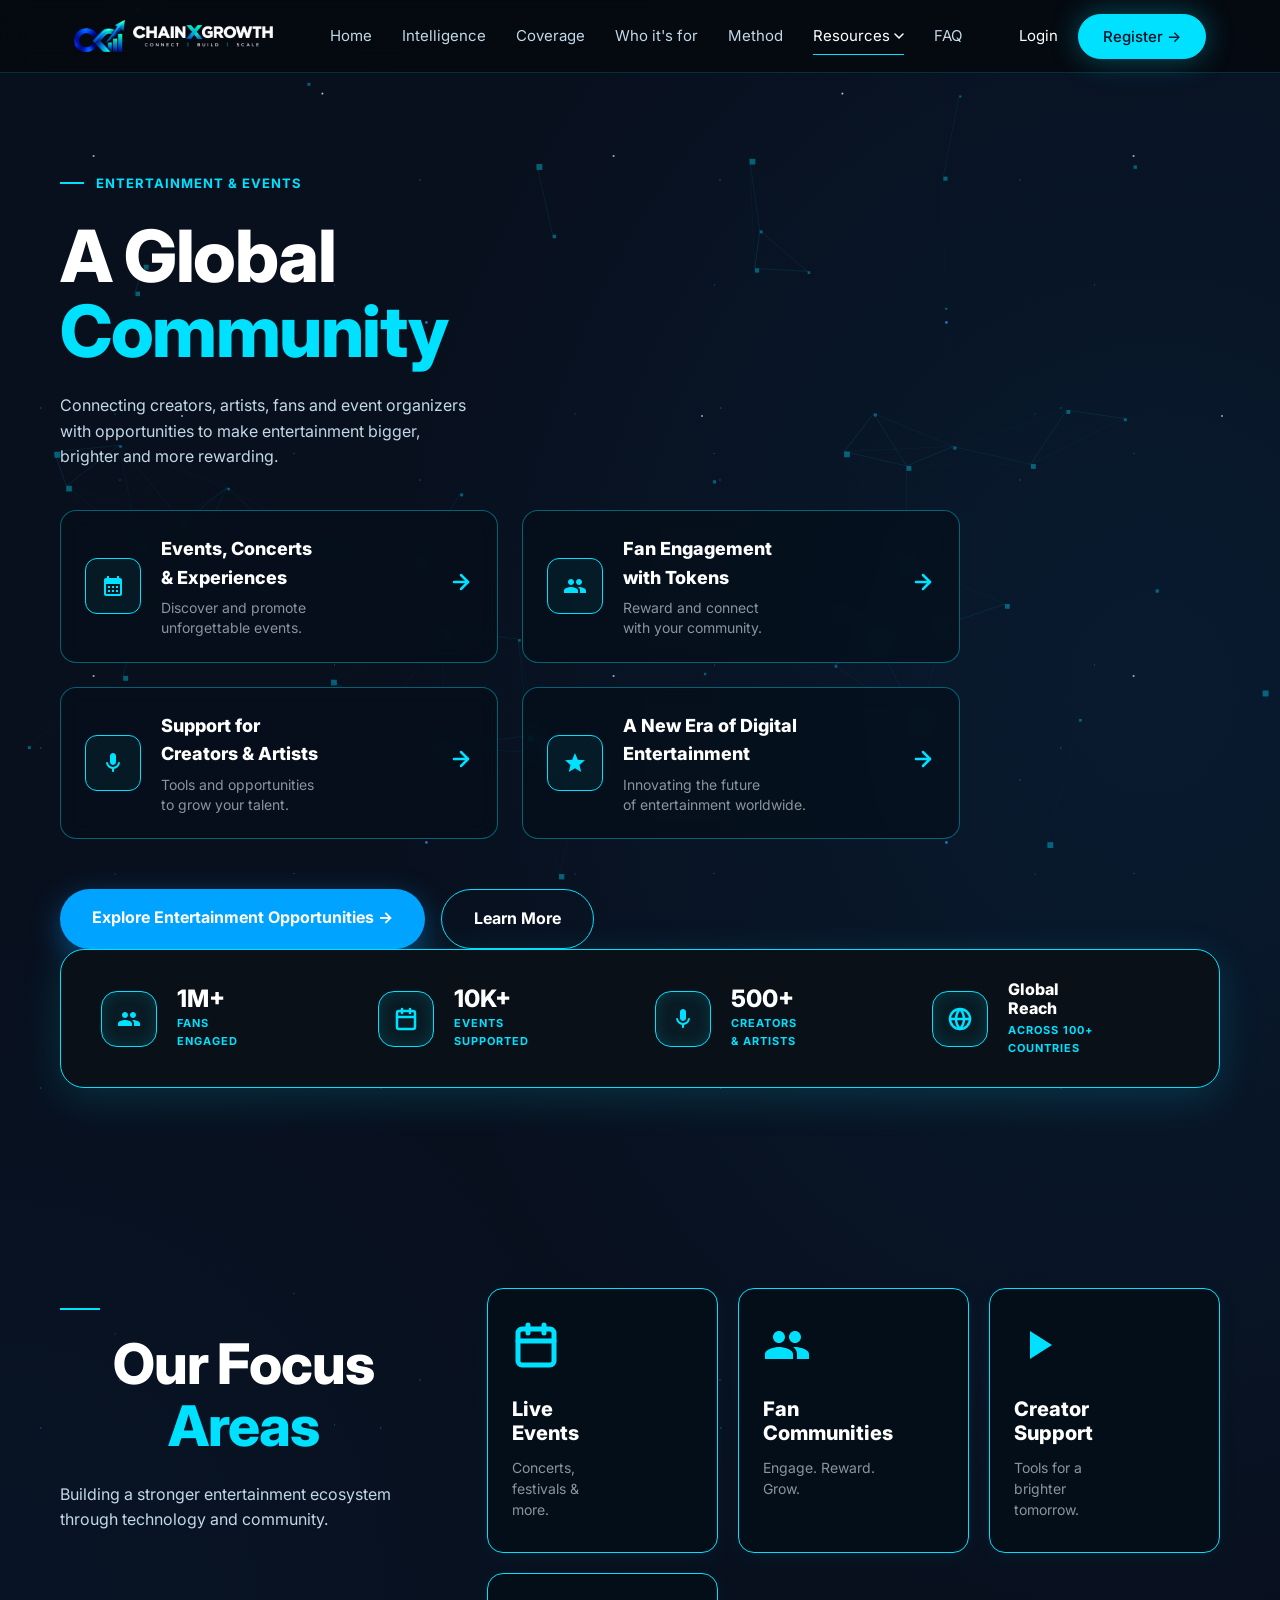
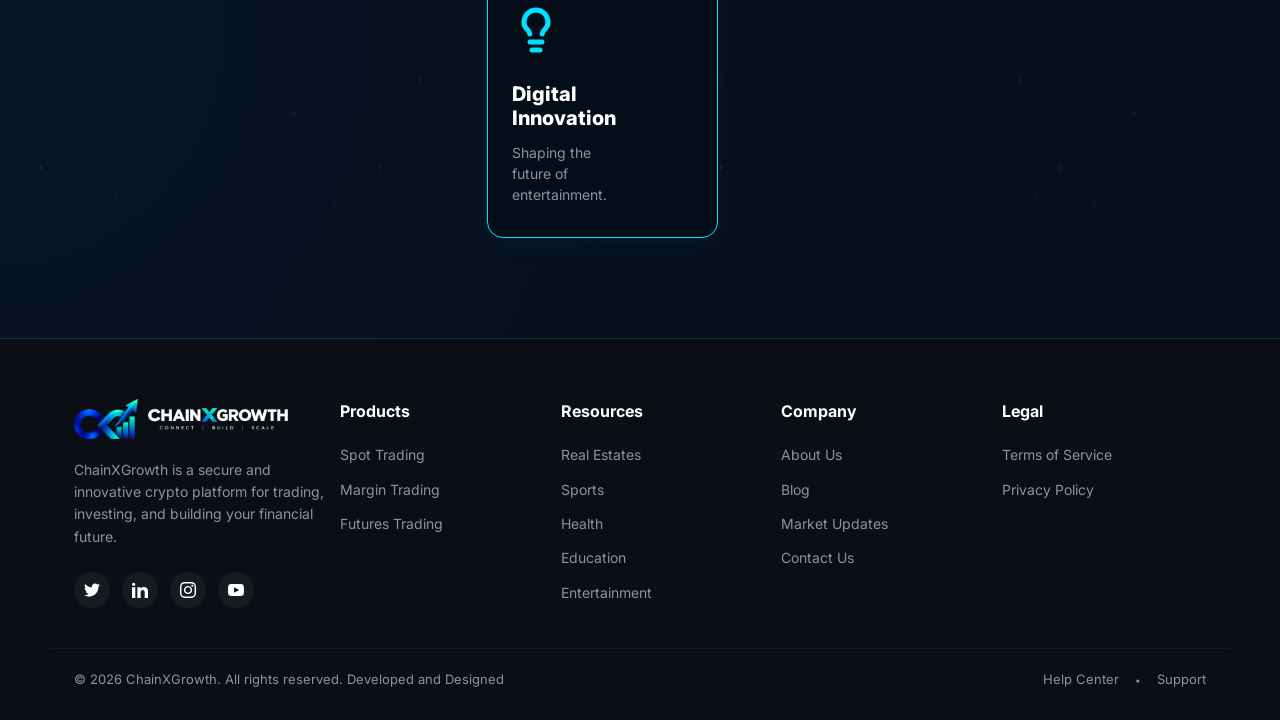
<file: blockwatch-ai/entertainment.html>
<!DOCTYPE html>
<html lang="en">

<head>
    <meta charset="utf-8">
    <meta name="viewport" content="width=device-width, initial-scale=1, viewport-fit=cover">
    <title>ChainXGrowth — the mind that reads Bitcoin</title>
    <meta name="description"
        content="One intelligence watching the Bitcoin mempool, miners, wallets and markets — every figure sourced, every decision yours.">
    <meta name="theme-color" content="#08101e">
    <meta property="og:title" content="ChainXGrowth — the mind that reads Bitcoin">
    <meta property="og:description" content="Sourced, on-chain intelligence. Information only — not financial advice.">
    <link rel="icon" href="assets/favicon_light.png" type="image/png">
    <link rel="preconnect" href="https://fonts.googleapis.com">
    <link rel="preconnect" href="https://fonts.gstatic.com" crossorigin>
    <link
        href="https://fonts.googleapis.com/css2?family=Fraunces:ital,opsz,wght@0,9..144,300;0,9..144,500;1,9..144,400&family=Inter:wght@400;500&family=JetBrains+Mono:wght@400&display=swap"
        rel="stylesheet">
    <link rel="stylesheet" href="css/base.css">
    <link rel="stylesheet" href="css/background.css">
    <link rel="stylesheet" href="css/components.css">
    <link rel="stylesheet" href="css/nav.css">
    <link rel="stylesheet" href="css/hero.css">
    <link rel="stylesheet" href="css/globe.css">
    <link rel="stylesheet" href="css/fabric.css">
    <link rel="stylesheet" href="css/features.css">
    <link rel="stylesheet" href="css/showcase.css">
    <link rel="stylesheet" href="css/teams.css">
    <link rel="stylesheet" href="css/method.css">
    <link rel="stylesheet" href="css/terminal.css">
    <link rel="stylesheet" href="css/pricing.css">
    <link rel="stylesheet" href="css/faq.css">
    <link rel="stylesheet" href="css/footer.css">
    <link rel="stylesheet" href="css/animations.css">
    <link rel="stylesheet" href="css/responsive.css">
    <style>
        @media (max-width: 768px) {
            h1 { font-size: 42px !important; }
            h2 { font-size: 36px !important; }
            
            .stats-box {
                padding: 24px !important;
                margin-top: -30px !important;
            }
            .stats-box > div {
                flex-basis: 100% !important;
                min-width: 100% !important;
            }
            .stats-box .divider {
                display: none !important;
            }
            
            a.pill-item {
                width: 100% !important;
                text-align: center !important;
                box-sizing: border-box;
            }
            
            .wrap[style*="gap:60px"],
            .wrap[style*="gap: 60px"] {
                gap: 30px !important;
            }
            
            .pill-item p {
                font-size: 13px !important;
            }
        }
    </style>
</head>

<body>
    <!-- Background network animation -->
    <canvas id="bg"></canvas>
    <a class="skip" href="#main">Skip to content</a>
    <nav>
        <div class="wrap"><a class="logo" href="index.html" style="display:flex; align-items:center; gap:8px;"><img
                    src="logo%20image/logo%20new.png" style="height:32px;"><img src="logo%20image/logo%20new%202.png"
                    alt="ChainXGrowth" style="height:22px;"></a>
            <div class="links"><a href="index.html">Home</a><a href="index.html#fabric">Intelligence</a><a
                    href="index.html#vantage">Coverage</a><a href="index.html#teams">Who it's for</a><a
                    href="index.html#method">Method</a><!-- <a href="#pricing">Pricing</a> -->
                    <div class="res-dropdown" style="position:relative; display:flex; align-items:center;" tabindex="0">
                        <a href="javascript:void(0)" data-toggle="true" class="on" style="display:flex; align-items:center; gap:4px; padding-bottom:6px;">Resources <svg width="10" height="6" viewBox="0 0 10 6" fill="none"><path d="M1 1L5 5L9 1" stroke="currentColor" stroke-width="1.5" stroke-linecap="round" stroke-linejoin="round"/></svg></a>
                        <div class="dropdown-content" style="position:absolute; top:calc(100% + 5px); left:50%; transform:translateX(-50%); background:#0b111a; border:1px solid rgba(255,255,255,0.05); border-radius:12px; min-width:200px; box-shadow:0 10px 40px rgba(0,0,0,0.5); display:none; flex-direction:column; padding:8px; z-index:100;">
                            <a href="real-estates.html" class="res-item" style="display:flex; align-items:center; gap:12px; padding:10px 12px; color:#c2d8e6; text-decoration:none; border-radius:8px; transition: background 0.2s, color 0.2s; border:none; border-bottom:none;">
                                <div style="width:32px; height:32px; border-radius:8px; background:#1e293b; display:flex; justify-content:center; align-items:center; color:#3a9bf8;">
                                    <svg width="16" height="16" viewBox="0 0 24 24" fill="none" stroke="currentColor" stroke-width="2" stroke-linecap="round" stroke-linejoin="round"><path d="M3 9l9-7 9 7v11a2 2 0 0 1-2 2H5a2 2 0 0 1-2-2z"></path><polyline points="9 22 9 12 15 12 15 22"></polyline></svg>
                                </div>
                                <span style="font-weight:500; font-size:14.5px;">Real Estates</span>
                            </a>
                            <a href="sports.html" class="res-item" style="display:flex; align-items:center; gap:12px; padding:10px 12px; color:#c2d8e6; text-decoration:none; border-radius:8px; transition: background 0.2s, color 0.2s; border:none; border-bottom:none;">
                                <div style="width:32px; height:32px; border-radius:8px; background:#1e293b; display:flex; justify-content:center; align-items:center; color:#3a9bf8;">
                                    <svg width="16" height="16" viewBox="0 0 24 24" fill="none" stroke="currentColor" stroke-width="2" stroke-linecap="round" stroke-linejoin="round"><path d="M6 9H4.5a2.5 2.5 0 0 1 0-5H6"></path><path d="M18 9h1.5a2.5 2.5 0 0 0 0-5H18"></path><path d="M4 22h16"></path><path d="M10 14.66V17c0 .55-.47.98-.97 1.21C7.85 18.75 7 20.24 7 22"></path><path d="M14 14.66V17c0 .55.47.98.97 1.21C16.15 18.75 17 20.24 17 22"></path><path d="M18 2H6v7a6 6 0 0 0 12 0V2Z"></path></svg>
                                </div>
                                <span style="font-weight:500; font-size:14.5px;">Sports</span>
                            </a>
                            <a href="health.html" class="res-item" style="display:flex; align-items:center; gap:12px; padding:10px 12px; color:#c2d8e6; text-decoration:none; border-radius:8px; transition: background 0.2s, color 0.2s; border:none; border-bottom:none;">
                                <div style="width:32px; height:32px; border-radius:8px; background:#1e293b; display:flex; justify-content:center; align-items:center; color:#3a9bf8;">
                                    <svg width="16" height="16" viewBox="0 0 24 24" fill="none" stroke="currentColor" stroke-width="2" stroke-linecap="round" stroke-linejoin="round"><path d="M19 14c1.49-1.46 3-3.21 3-5.5A5.5 5.5 0 0 0 16.5 3c-1.76 0-3 .5-4.5 2-1.5-1.5-2.74-2-4.5-2A5.5 5.5 0 0 0 2 8.5c0 2.3 1.5 4.05 3 5.5l7 7Z"></path><path d="M3.22 12H9.5l.5-1 2 4.5 2-7 1.5 3.5h5.27"></path></svg>
                                </div>
                                <span style="font-weight:500; font-size:14.5px;">Health</span>
                            </a>
                            <a href="education.html" class="res-item" style="display:flex; align-items:center; gap:12px; padding:10px 12px; color:#c2d8e6; text-decoration:none; border-radius:8px; transition: background 0.2s, color 0.2s; border:none; border-bottom:none;">
                                <div style="width:32px; height:32px; border-radius:8px; background:#1e293b; display:flex; justify-content:center; align-items:center; color:#3a9bf8;">
                                    <svg width="16" height="16" viewBox="0 0 24 24" fill="none" stroke="currentColor" stroke-width="2" stroke-linecap="round" stroke-linejoin="round"><path d="M22 10v6M2 10l10-5 10 5-10 5z"></path><path d="M6 12v5c3 3 9 3 12 0v-5"></path></svg>
                                </div>
                                <span style="font-weight:500; font-size:14.5px;">Education</span>
                            </a>
                            <a href="entertainment.html" class="res-item" style="display:flex; align-items:center; gap:12px; padding:10px 12px; color:#c2d8e6; text-decoration:none; border-radius:8px; transition: background 0.2s, color 0.2s; border:none; border-bottom:none;">
                                <div style="width:32px; height:32px; border-radius:8px; background:#1e293b; display:flex; justify-content:center; align-items:center; color:#3a9bf8;">
                                    <svg width="16" height="16" viewBox="0 0 24 24" fill="none" stroke="currentColor" stroke-width="2" stroke-linecap="round" stroke-linejoin="round"><rect width="20" height="20" x="2" y="2" rx="2.18" ry="2.18"></rect><line x1="7" x2="7" y1="2" y2="22"></line><line x1="17" x2="17" y1="2" y2="22"></line><line x1="2" x2="7" y1="12" y2="12"></line><line x1="2" x2="7" y1="7" y2="7"></line><line x1="2" x2="7" y1="17" y2="17"></line><line x1="17" x2="22" y1="12" y2="12"></line><line x1="17" x2="22" y1="7" y2="7"></line><line x1="17" x2="22" y1="17" y2="17"></line></svg>
                                </div>
                                <span style="font-weight:500; font-size:14.5px;">Entertainment</span>
                            </a>
                        </div>
                    </div><a
                    href="#faq">FAQ</a></div>
            <div class="navr"><a class="si" href="https://chainxgrowth.com/login">Login</a><a class="btn pri" href="https://chainxgrowth.com/register">Register →</a><button
                    class="menu" aria-label="Open menu" aria-expanded="false"><span></span><span></span></button></div>
        </div>
    </nav>

        <main id="main">
        <section style="position:relative; width:100%; padding: 100px 0 60px; display:flex; overflow:hidden;">
            <!-- Background Image -->
            <!-- Background Removed -->
            <!-- Gradient Overlay -->
            <!-- Gradient Overlay Removed to show background -->
            
            <div class="wrap" style="position:relative; z-index:2; display:flex; flex-direction:column; justify-content:center; width:100%; max-width:1200px; margin: 0 auto; padding:0 20px;">
                
                <div style="display:flex; align-items:center; gap:12px; margin-bottom:24px;">
                    <div style="width:24px; height:2px; background:var(--cy);"></div>
                    <span style="color:var(--cy); font-size:13px; font-weight:700; letter-spacing:1px; text-transform:uppercase;">Entertainment & Events</span>
                </div>
                
                <h1 style="font-family:var(--sans); font-size:72px; font-weight:800; line-height:1.05; margin-bottom:24px; color:#fff;">
                    A Global<br>
                    <span style="color:#00e1ff;">Community</span>
                </h1>
                
                <p style="color:#c2d8e6; font-size:16px; line-height:1.6; max-width:600px; margin-bottom:40px;">
                    Connecting creators, artists, fans and event organizers<br>with opportunities to make entertainment bigger,<br>brighter and more rewarding.
                </p>
                
                <!-- 2x2 Grid for Features -->
                <div style="display:grid; grid-template-columns: repeat(auto-fit, minmax(320px, 1fr)); gap:24px; max-width:900px; margin-bottom:50px;">
                    
                    <!-- Card 1 -->
                    <div class="pill-item" style="background:rgba(4,14,24,0.6); border:1px solid rgba(0,225,255,0.4); border-radius:16px; padding:24px; display:flex; align-items:center; gap:20px; backdrop-filter:blur(10px); transition:transform 0.2s, border-color 0.2s;" onmouseover="this.style.transform='translateY(-5px)'; this.style.borderColor='#00e1ff';" onmouseout="this.style.transform='translateY(0)'; this.style.borderColor='rgba(0,225,255,0.4)';">
                        <div style="width:56px; height:56px; border-radius:12px; border:1px solid #00e1ff; display:flex; justify-content:center; align-items:center; color:#00e1ff; background:rgba(0,225,255,0.05); flex-shrink:0;">
                            <svg width="24" height="24" viewBox="0 0 24 24" fill="currentColor"><path d="M19 4h-1V2h-2v2H8V2H6v2H5c-1.11 0-1.99.9-1.99 2L3 20a2 2 0 002 2h14c1.1 0 2-.9 2-2V6c0-1.1-.9-2-2-2zm0 16H5V10h14v10zM9 14H7v-2h2v2zm4 0h-2v-2h2v2zm4 0h-2v-2h2v2zm-8 4H7v-2h2v2zm4 0h-2v-2h2v2zm4 0h-2v-2h2v2z"/></svg> <!-- Calendar/Event -->
                        </div>
                        <div style="flex:1;">
                            <h4 style="color:#fff; font-size:18px; font-weight:800; font-family:var(--sans); margin:0 0 6px;">Events, Concerts<br>& Experiences</h4>
                            <p style="color:#8b949e; font-size:14px; margin:0; line-height:1.4;">Discover and promote<br>unforgettable events.</p>
                        </div>
                        <div style="color:#00e1ff;">
                            <svg width="24" height="24" viewBox="0 0 24 24" fill="none" stroke="currentColor" stroke-width="2.5" stroke-linecap="round" stroke-linejoin="round"><line x1="5" y1="12" x2="19" y2="12"></line><polyline points="12 5 19 12 12 19"></polyline></svg>
                        </div>
                    </div>
    
                    <!-- Card 2 -->
                    <div class="pill-item" style="background:rgba(4,14,24,0.6); border:1px solid rgba(0,225,255,0.4); border-radius:16px; padding:24px; display:flex; align-items:center; gap:20px; backdrop-filter:blur(10px); transition:transform 0.2s, border-color 0.2s;" onmouseover="this.style.transform='translateY(-5px)'; this.style.borderColor='#00e1ff';" onmouseout="this.style.transform='translateY(0)'; this.style.borderColor='rgba(0,225,255,0.4)';">
                        <div style="width:56px; height:56px; border-radius:12px; border:1px solid #00e1ff; display:flex; justify-content:center; align-items:center; color:#00e1ff; background:rgba(0,225,255,0.05); flex-shrink:0;">
                            <svg width="24" height="24" viewBox="0 0 24 24" fill="currentColor"><path d="M16 11c1.66 0 2.99-1.34 2.99-3S17.66 5 16 5c-1.66 0-3 1.34-3 3s1.34 3 3 3zm-8 0c1.66 0 2.99-1.34 2.99-3S9.66 5 8 5C6.34 5 5 6.34 5 8s1.34 3 3 3zm0 2c-2.33 0-7 1.17-7 3.5V19h14v-2.5c0-2.33-4.67-3.5-7-3.5zm8 0c-.29 0-.62.02-.97.05 1.16.84 1.97 1.97 1.97 3.45V19h6v-2.5c0-2.33-4.67-3.5-7-3.5z"/></svg> <!-- People -->
                        </div>
                        <div style="flex:1;">
                            <h4 style="color:#fff; font-size:18px; font-weight:800; font-family:var(--sans); margin:0 0 6px;">Fan Engagement<br>with Tokens</h4>
                            <p style="color:#8b949e; font-size:14px; margin:0; line-height:1.4;">Reward and connect<br>with your community.</p>
                        </div>
                        <div style="color:#00e1ff;">
                            <svg width="24" height="24" viewBox="0 0 24 24" fill="none" stroke="currentColor" stroke-width="2.5" stroke-linecap="round" stroke-linejoin="round"><line x1="5" y1="12" x2="19" y2="12"></line><polyline points="12 5 19 12 12 19"></polyline></svg>
                        </div>
                    </div>
    
                    <!-- Card 3 -->
                    <div class="pill-item" style="background:rgba(4,14,24,0.6); border:1px solid rgba(0,225,255,0.4); border-radius:16px; padding:24px; display:flex; align-items:center; gap:20px; backdrop-filter:blur(10px); transition:transform 0.2s, border-color 0.2s;" onmouseover="this.style.transform='translateY(-5px)'; this.style.borderColor='#00e1ff';" onmouseout="this.style.transform='translateY(0)'; this.style.borderColor='rgba(0,225,255,0.4)';">
                        <div style="width:56px; height:56px; border-radius:12px; border:1px solid #00e1ff; display:flex; justify-content:center; align-items:center; color:#00e1ff; background:rgba(0,225,255,0.05); flex-shrink:0;">
                            <svg width="24" height="24" viewBox="0 0 24 24" fill="currentColor"><path d="M12 14c1.66 0 3-1.34 3-3V5c0-1.66-1.34-3-3-3S9 3.34 9 5v6c0 1.66 1.34 3 3 3zm5.91-3c-.49 0-.9.36-.98.85C16.52 14.2 14.47 16 12 16s-4.52-1.8-4.93-4.15c-.08-.49-.49-.85-.98-.85-.61 0-1.09.54-1 1.14.49 3 2.89 5.35 5.91 5.78V20c0 .55.45 1 1 1s1-.45 1-1v-2.08c3.02-.43 5.42-2.78 5.91-5.78.1-.6-.39-1.14-1-1.14z"/></svg> <!-- Microphone -->
                        </div>
                        <div style="flex:1;">
                            <h4 style="color:#fff; font-size:18px; font-weight:800; font-family:var(--sans); margin:0 0 6px;">Support for<br>Creators & Artists</h4>
                            <p style="color:#8b949e; font-size:14px; margin:0; line-height:1.4;">Tools and opportunities<br>to grow your talent.</p>
                        </div>
                        <div style="color:#00e1ff;">
                            <svg width="24" height="24" viewBox="0 0 24 24" fill="none" stroke="currentColor" stroke-width="2.5" stroke-linecap="round" stroke-linejoin="round"><line x1="5" y1="12" x2="19" y2="12"></line><polyline points="12 5 19 12 12 19"></polyline></svg>
                        </div>
                    </div>
    
                    <!-- Card 4 -->
                    <div class="pill-item" style="background:rgba(4,14,24,0.6); border:1px solid rgba(0,225,255,0.4); border-radius:16px; padding:24px; display:flex; align-items:center; gap:20px; backdrop-filter:blur(10px); transition:transform 0.2s, border-color 0.2s;" onmouseover="this.style.transform='translateY(-5px)'; this.style.borderColor='#00e1ff';" onmouseout="this.style.transform='translateY(0)'; this.style.borderColor='rgba(0,225,255,0.4)';">
                        <div style="width:56px; height:56px; border-radius:12px; border:1px solid #00e1ff; display:flex; justify-content:center; align-items:center; color:#00e1ff; background:rgba(0,225,255,0.05); flex-shrink:0;">
                            <svg width="24" height="24" viewBox="0 0 24 24" fill="currentColor"><path d="M12 17.27L18.18 21l-1.64-7.03L22 9.24l-7.19-.61L12 2 9.19 8.63 2 9.24l5.46 4.73L5.82 21z"/></svg> <!-- Star -->
                        </div>
                        <div style="flex:1;">
                            <h4 style="color:#fff; font-size:18px; font-weight:800; font-family:var(--sans); margin:0 0 6px;">A New Era of Digital<br>Entertainment</h4>
                            <p style="color:#8b949e; font-size:14px; margin:0; line-height:1.4;">Innovating the future<br>of entertainment worldwide.</p>
                        </div>
                        <div style="color:#00e1ff;">
                            <svg width="24" height="24" viewBox="0 0 24 24" fill="none" stroke="currentColor" stroke-width="2.5" stroke-linecap="round" stroke-linejoin="round"><line x1="5" y1="12" x2="19" y2="12"></line><polyline points="12 5 19 12 12 19"></polyline></svg>
                        </div>
                    </div>
    
                </div>
                
                <div style="display:flex; gap:16px; flex-wrap:wrap;">
                    <a href="#" class="pill-item" style="display:inline-block; background:#00a3ff; color:#fff; font-weight:700; font-size:16px; padding:16px 32px; border-radius:99px; text-decoration:none; box-shadow:0 10px 30px rgba(0,163,255,0.4); transition: transform 0.2s, box-shadow 0.2s;" onmouseover="this.style.transform='translateY(-2px)'; this.style.boxShadow='0 15px 40px rgba(0,163,255,0.6)';" onmouseout="this.style.transform='translateY(0)'; this.style.boxShadow='0 10px 30px rgba(0,163,255,0.4)';">
                        Explore Entertainment Opportunities &rarr;
                    </a>
                    <a href="#" class="pill-item" style="display:inline-block; background:transparent; border:1px solid #00e1ff; color:#fff; font-weight:700; font-size:16px; padding:16px 32px; border-radius:99px; text-decoration:none; transition: background 0.2s;" onmouseover="this.style.background='rgba(0,225,255,0.1)';" onmouseout="this.style.background='transparent';">
                        Learn More
                    </a>
                </div>
                
            </div>
        </section>

        <section style="position:relative; z-index:10; max-width:1200px; margin:-60px auto 100px; padding:0 20px;">
            <div class="stats-box" style="background:#0a1018; border:1px solid #00e1ff; border-radius:24px; padding:30px 40px; display:flex; justify-content:space-between; align-items:center; flex-wrap:wrap; gap:30px; box-shadow:0 10px 40px rgba(0,225,255,0.15);">
                
                <!-- Item 1 -->
                <div style="display:flex; align-items:center; gap:20px; flex:1; min-width:180px;">
                    <div style="width:56px; height:56px; border-radius:16px; border:1px solid #00e1ff; display:flex; justify-content:center; align-items:center; color:#00e1ff; background:rgba(0,225,255,0.05); flex-shrink:0; box-shadow: inset 0 0 15px rgba(0,225,255,0.15);">
                        <svg width="24" height="24" viewBox="0 0 24 24" fill="currentColor"><path d="M16 11c1.66 0 2.99-1.34 2.99-3S17.66 5 16 5c-1.66 0-3 1.34-3 3s1.34 3 3 3zm-8 0c1.66 0 2.99-1.34 2.99-3S9.66 5 8 5C6.34 5 5 6.34 5 8s1.34 3 3 3zm0 2c-2.33 0-7 1.17-7 3.5V19h14v-2.5c0-2.33-4.67-3.5-7-3.5zm8 0c-.29 0-.62.02-.97.05 1.16.84 1.97 1.97 1.97 3.45V19h6v-2.5c0-2.33-4.67-3.5-7-3.5z"/></svg> <!-- People -->
                    </div>
                    <div>
                        <div style="color:#fff; font-size:24px; font-weight:800; font-family:var(--sans); margin-bottom:4px; line-height:1;">1M+</div>
                        <div style="color:#00e1ff; font-size:11px; font-weight:700; letter-spacing:1px; text-transform:uppercase;">Fans<br>Engaged</div>
                    </div>
                </div>
        
                <!-- Item 2 -->
                <div style="display:flex; align-items:center; gap:20px; flex:1; min-width:180px;">
                    <div style="width:56px; height:56px; border-radius:16px; border:1px solid #00e1ff; display:flex; justify-content:center; align-items:center; color:#00e1ff; background:rgba(0,225,255,0.05); flex-shrink:0; box-shadow: inset 0 0 15px rgba(0,225,255,0.15);">
                        <svg width="24" height="24" viewBox="0 0 24 24" fill="none" stroke="currentColor" stroke-width="2.5" stroke-linecap="round" stroke-linejoin="round"><rect width="18" height="18" x="3" y="4" rx="2" ry="2"></rect><line x1="16" x2="16" y1="2" y2="6"></line><line x1="8" x2="8" y1="2" y2="6"></line><line x1="3" x2="21" y1="10" y2="10"></line></svg> <!-- Calendar -->
                    </div>
                    <div>
                        <div style="color:#fff; font-size:24px; font-weight:800; font-family:var(--sans); margin-bottom:4px; line-height:1;">10K+</div>
                        <div style="color:#00e1ff; font-size:11px; font-weight:700; letter-spacing:1px; text-transform:uppercase;">Events<br>Supported</div>
                    </div>
                </div>
        
                <!-- Item 3 -->
                <div style="display:flex; align-items:center; gap:20px; flex:1; min-width:180px;">
                    <div style="width:56px; height:56px; border-radius:16px; border:1px solid #00e1ff; display:flex; justify-content:center; align-items:center; color:#00e1ff; background:rgba(0,225,255,0.05); flex-shrink:0; box-shadow: inset 0 0 15px rgba(0,225,255,0.15);">
                        <svg width="24" height="24" viewBox="0 0 24 24" fill="currentColor"><path d="M12 14c1.66 0 3-1.34 3-3V5c0-1.66-1.34-3-3-3S9 3.34 9 5v6c0 1.66 1.34 3 3 3zm5.91-3c-.49 0-.9.36-.98.85C16.52 14.2 14.47 16 12 16s-4.52-1.8-4.93-4.15c-.08-.49-.49-.85-.98-.85-.61 0-1.09.54-1 1.14.49 3 2.89 5.35 5.91 5.78V20c0 .55.45 1 1 1s1-.45 1-1v-2.08c3.02-.43 5.42-2.78 5.91-5.78.1-.6-.39-1.14-1-1.14z"/></svg> <!-- Microphone -->
                    </div>
                    <div>
                        <div style="color:#fff; font-size:24px; font-weight:800; font-family:var(--sans); margin-bottom:4px; line-height:1;">500+</div>
                        <div style="color:#00e1ff; font-size:11px; font-weight:700; letter-spacing:1px; text-transform:uppercase;">Creators<br>& Artists</div>
                    </div>
                </div>
        
                <!-- Item 4 -->
                <div style="display:flex; align-items:center; gap:20px; flex:1; min-width:210px;">
                    <div style="width:56px; height:56px; border-radius:16px; border:1px solid #00e1ff; display:flex; justify-content:center; align-items:center; color:#00e1ff; background:rgba(0,225,255,0.05); flex-shrink:0; box-shadow: inset 0 0 15px rgba(0,225,255,0.15);">
                        <svg width="24" height="24" viewBox="0 0 24 24" fill="none" stroke="currentColor" stroke-width="2.5" stroke-linecap="round" stroke-linejoin="round"><circle cx="12" cy="12" r="10"></circle><line x1="2" x2="22" y1="12" y2="12"></line><path d="M12 2a15.3 15.3 0 0 1 4 10 15.3 15.3 0 0 1-4 10 15.3 15.3 0 0 1-4-10 15.3 15.3 0 0 1 4-10z"></path></svg>
                    </div>
                    <div>
                        <div style="color:#fff; font-size:16px; font-weight:800; font-family:var(--sans); margin-bottom:4px; line-height:1.2;">Global<br>Reach</div>
                        <div style="color:#00e1ff; font-size:11px; font-weight:700; letter-spacing:1px; text-transform:uppercase;">Across 100+<br>Countries</div>
                    </div>
                </div>
        
            </div>
        </section>
            <!-- Focus Areas Section -->
        <section style="position:relative; width:100%; padding: 100px 0; overflow:hidden;">
            <!-- Background Image -->
            <!-- Background Removed -->
            <!-- Gradient Overlay -->
            <!-- Gradient Overlay Removed to show background -->
            
            <div class="wrap" style="position:relative; z-index:2; display:flex; flex-wrap:wrap; gap:60px; max-width:1200px; margin: 0 auto; padding:0 20px;">
                
                <!-- Left Column: Title & Text -->
                <div style="flex:1; min-width:0; padding-top:20px;">
                    <div style="width:40px; height:2px; background:var(--cy); margin-bottom:24px;"></div>
                    <h2 style="font-family:var(--sans); font-size:56px; font-weight:800; line-height:1.1; margin-bottom:24px; color:#fff;">
                        Our Focus<br>
                        <span style="color:#00e1ff;">Areas</span>
                    </h2>
                    <p style="color:#c2d8e6; font-size:16px; line-height:1.6; max-width:350px;">
                        Building a stronger entertainment ecosystem through technology and community.
                    </p>
                </div>
                
                <!-- Right Column: 4 Vertical Cards -->
                <div style="flex:2; display:grid; grid-template-columns: repeat(auto-fit, minmax(180px, 1fr)); gap:20px;">
                    
                    <!-- Card 1 -->
                    <div class="pill-item" style="background:#040e18; border:1px solid #00e1ff; border-radius:16px; padding:32px 24px; display:flex; flex-direction:column; gap:20px; box-shadow: 0 5px 20px rgba(0,225,255,0.05); transition:transform 0.2s, box-shadow 0.2s;" onmouseover="this.style.transform='translateY(-10px)'; this.style.boxShadow='0 15px 30px rgba(0,225,255,0.15)';" onmouseout="this.style.transform='translateY(0)'; this.style.boxShadow='0 5px 20px rgba(0,225,255,0.05)';">
                        <div style="color:#00e1ff;">
                            <svg width="48" height="48" viewBox="0 0 24 24" fill="none" stroke="currentColor" stroke-width="2.5" stroke-linecap="round" stroke-linejoin="round"><rect width="18" height="18" x="3" y="4" rx="2" ry="2"></rect><line x1="16" x2="16" y1="2" y2="6"></line><line x1="8" x2="8" y1="2" y2="6"></line><line x1="3" x2="21" y1="10" y2="10"></line></svg> <!-- Calendar -->
                        </div>
                        <div>
                            <h4 style="color:#fff; font-size:20px; font-weight:800; font-family:var(--sans); margin-bottom:12px; line-height:1.2;">Live<br>Events</h4>
                            <p style="color:#8b949e; font-size:14px; margin:0; line-height:1.5;">Concerts,<br>festivals &<br>more.</p>
                        </div>
                    </div>
                    
                    <!-- Card 2 -->
                    <div class="pill-item" style="background:#040e18; border:1px solid #00e1ff; border-radius:16px; padding:32px 24px; display:flex; flex-direction:column; gap:20px; box-shadow: 0 5px 20px rgba(0,225,255,0.05); transition:transform 0.2s, box-shadow 0.2s;" onmouseover="this.style.transform='translateY(-10px)'; this.style.boxShadow='0 15px 30px rgba(0,225,255,0.15)';" onmouseout="this.style.transform='translateY(0)'; this.style.boxShadow='0 5px 20px rgba(0,225,255,0.05)';">
                        <div style="color:#00e1ff;">
                            <svg width="48" height="48" viewBox="0 0 24 24" fill="currentColor"><path d="M16 11c1.66 0 2.99-1.34 2.99-3S17.66 5 16 5c-1.66 0-3 1.34-3 3s1.34 3 3 3zm-8 0c1.66 0 2.99-1.34 2.99-3S9.66 5 8 5C6.34 5 5 6.34 5 8s1.34 3 3 3zm0 2c-2.33 0-7 1.17-7 3.5V19h14v-2.5c0-2.33-4.67-3.5-7-3.5zm8 0c-.29 0-.62.02-.97.05 1.16.84 1.97 1.97 1.97 3.45V19h6v-2.5c0-2.33-4.67-3.5-7-3.5z"/></svg> <!-- People -->
                        </div>
                        <div>
                            <h4 style="color:#fff; font-size:20px; font-weight:800; font-family:var(--sans); margin-bottom:12px; line-height:1.2;">Fan<br>Communities</h4>
                            <p style="color:#8b949e; font-size:14px; margin:0; line-height:1.5;">Engage. Reward.<br>Grow.</p>
                        </div>
                    </div>
                    
                    <!-- Card 3 -->
                    <div class="pill-item" style="background:#040e18; border:1px solid #00e1ff; border-radius:16px; padding:32px 24px; display:flex; flex-direction:column; gap:20px; box-shadow: 0 5px 20px rgba(0,225,255,0.05); transition:transform 0.2s, box-shadow 0.2s;" onmouseover="this.style.transform='translateY(-10px)'; this.style.boxShadow='0 15px 30px rgba(0,225,255,0.15)';" onmouseout="this.style.transform='translateY(0)'; this.style.boxShadow='0 5px 20px rgba(0,225,255,0.05)';">
                        <div style="color:#00e1ff;">
                            <svg width="48" height="48" viewBox="0 0 24 24" fill="currentColor"><path d="M8 5v14l11-7z"/></svg> <!-- Play Button -->
                        </div>
                        <div>
                            <h4 style="color:#fff; font-size:20px; font-weight:800; font-family:var(--sans); margin-bottom:12px; line-height:1.2;">Creator<br>Support</h4>
                            <p style="color:#8b949e; font-size:14px; margin:0; line-height:1.5;">Tools for a<br>brighter<br>tomorrow.</p>
                        </div>
                    </div>
                    
                    <!-- Card 4 -->
                    <div class="pill-item" style="background:#040e18; border:1px solid #00e1ff; border-radius:16px; padding:32px 24px; display:flex; flex-direction:column; gap:20px; box-shadow: 0 5px 20px rgba(0,225,255,0.05); transition:transform 0.2s, box-shadow 0.2s;" onmouseover="this.style.transform='translateY(-10px)'; this.style.boxShadow='0 15px 30px rgba(0,225,255,0.15)';" onmouseout="this.style.transform='translateY(0)'; this.style.boxShadow='0 5px 20px rgba(0,225,255,0.05)';">
                        <div style="color:#00e1ff;">
                            <svg width="48" height="48" viewBox="0 0 24 24" fill="none" stroke="currentColor" stroke-width="2.5" stroke-linecap="round" stroke-linejoin="round"><path d="M9 18h6"></path><path d="M10 22h4"></path><path d="M15.09 14c.18-.98.65-1.74 1.41-2.5A4.65 4.65 0 0 0 18 8 6 6 0 0 0 6 8c0 1.45.62 2.84 1.5 3.5.76.76 1.23 1.52 1.41 2.5"></path></svg> <!-- Lightbulb -->
                        </div>
                        <div>
                            <h4 style="color:#fff; font-size:20px; font-weight:800; font-family:var(--sans); margin-bottom:12px; line-height:1.2;">Digital<br>Innovation</h4>
                            <p style="color:#8b949e; font-size:14px; margin:0; line-height:1.5;">Shaping the<br>future of<br>entertainment.</p>
                        </div>
                    </div>
                    
                </div>
            </div>
        </section>
    </main></main>
    <style id="footer-styles">
.footer-social:hover { background: #1f2937 !important; }
.footer-link:hover { color: #fff !important; }
/* Responsive Footer */
.footer-wrap { gap: 40px; }
.footer-col { margin-bottom: 0; }
@media (max-width: 768px) {
    .footer-wrap { gap: 24px !important; flex-direction: column; }
    .footer-wrap > div { min-width: 100% !important; max-width: 100% !important; }
    .footer-col h4 { margin-bottom: 12px !important; }
    .footer-col ul { gap: 8px !important; }
    footer { padding: 40px 0 20px !important; }
    .footer-bottom { flex-direction: column; gap: 12px !important; text-align: center; }
}
@media (min-width: 769px) and (max-width: 1024px) {
    .footer-wrap { gap: 24px !important; }
}
</style>
<footer style="background-color: #0b0e14; padding: 60px 0 30px; font-family: var(--sans);">
        <div class="wrap"
            class="footer-wrap" style="display:flex; justify-content:space-between; flex-wrap:wrap; padding-bottom: 40px; border-bottom: 1px solid rgba(255,255,255,0.05); margin-bottom: 20px;">

            <div class="footer-col" style="flex:1; min-width: 250px; max-width: 320px;">
                <a href="javascript:void(0)"
                    style="display:flex; align-items:center; gap:10px; margin-bottom: 20px; text-decoration:none;">
                    <img src="logo%20image/logo%20new.png" style="height:40px;">
                    <img src="logo%20image/logo%20new%202.png" alt="ChainXGrowth" style="height:22px;">
                </a>
                <p style="color:#8b949e; font-size: 14px; line-height:1.6; margin-bottom: 24px;">ChainXGrowth is a
                    secure and innovative crypto platform for trading, investing, and building your financial future.
                </p>
                <div style="display:flex; gap:12px;">
                    <a href="javascript:void(0)"
                        style="width:36px; height:36px; border-radius:50%; background:#161b22; display:grid; place-items:center; color:#fff; transition: background 0.2s;"
                        class="footer-social"><svg
                            width="16" height="16" viewBox="0 0 24 24" fill="currentColor">
                            <path
                                d="M24 4.557c-.883.392-1.832.656-2.828.775 1.017-.609 1.798-1.574 2.165-2.724-.951.564-2.005.974-3.127 1.195-.897-.957-2.178-1.555-3.594-1.555-3.179 0-5.515 2.966-4.797 6.045-4.091-.205-7.719-2.165-10.148-5.144-1.29 2.213-.669 5.108 1.523 6.574-.806-.026-1.566-.247-2.229-.616-.054 2.281 1.581 4.415 3.949 4.89-.693.188-1.452.232-2.224.084.626 1.956 2.444 3.379 4.6 3.419-2.07 1.623-4.678 2.348-7.29 2.04 2.179 1.397 4.768 2.212 7.548 2.212 9.142 0 14.307-7.721 13.995-14.646.962-.695 1.797-1.562 2.457-2.549z" />
                        </svg></a>
                    <a href="javascript:void(0)"
                        style="width:36px; height:36px; border-radius:50%; background:#161b22; display:grid; place-items:center; color:#fff; transition: background 0.2s;"
                        class="footer-social"><svg
                            width="16" height="16" viewBox="0 0 24 24" fill="currentColor">
                            <path
                                d="M4.98 3.5c0 1.381-1.11 2.5-2.48 2.5s-2.48-1.119-2.48-2.5c0-1.38 1.11-2.5 2.48-2.5s2.48 1.12 2.48 2.5zm.02 4.5h-5v16h5v-16zm7.982 0h-4.968v16h4.969v-8.399c0-4.67 6.029-5.052 6.029 0v8.399h4.988v-10.131c0-7.88-8.922-7.593-11.018-3.714v-2.155z" />
                        </svg></a>
                    <a href="javascript:void(0)"
                        style="width:36px; height:36px; border-radius:50%; background:#161b22; display:grid; place-items:center; color:#fff; transition: background 0.2s;"
                        class="footer-social"><svg
                            width="16" height="16" viewBox="0 0 24 24" fill="currentColor">
                            <path
                                d="M12 2.163c3.204 0 3.584.012 4.85.07 3.252.148 4.771 1.691 4.919 4.919.058 1.265.069 1.645.069 4.849 0 3.205-.012 3.584-.069 4.849-.149 3.225-1.664 4.771-4.919 4.919-1.266.058-1.644.07-4.85.07-3.204 0-3.584-.012-4.849-.07-3.26-.149-4.771-1.699-4.919-4.92-.058-1.265-.07-1.644-.07-4.849 0-3.204.013-3.583.07-4.849.149-3.227 1.664-4.771 4.919-4.919 1.266-.057 1.645-.069 4.849-.069zm0-2.163c-3.259 0-3.667.014-4.947.072-4.358.2-6.78 2.618-6.98 6.98-.059 1.281-.073 1.689-.073 4.948 0 3.259.014 3.668.072 4.948.2 4.358 2.618 6.78 6.98 6.98 1.281.058 1.689.072 4.948.072 3.259 0 3.668-.014 4.948-.072 4.354-.2 6.782-2.618 6.979-6.98.059-1.28.073-1.689.073-4.948 0-3.259-.014-3.667-.072-4.947-.196-4.354-2.617-6.78-6.979-6.98-1.281-.059-1.69-.073-4.949-.073zm0 5.838c-3.403 0-6.162 2.759-6.162 6.162s2.759 6.163 6.162 6.163 6.162-2.759 6.162-6.163c0-3.403-2.759-6.162-6.162-6.162zm0 10.162c-2.209 0-4-1.79-4-4 0-2.209 1.791-4 4-4s4 1.791 4 4c0 2.21-1.791 4-4 4zm6.406-11.845c-.796 0-1.441.645-1.441 1.44s.645 1.44 1.441 1.44c.795 0 1.439-.645 1.439-1.44s-.644-1.44-1.439-1.44z" />
                        </svg></a>
                    <a href="javascript:void(0)"
                        style="width:36px; height:36px; border-radius:50%; background:#161b22; display:grid; place-items:center; color:#fff; transition: background 0.2s;"
                        class="footer-social"><svg
                            width="16" height="16" viewBox="0 0 24 24" fill="currentColor">
                            <path
                                d="M19.615 3.184c-3.604-.246-11.631-.245-15.23 0-3.897.266-4.356 2.62-4.385 8.816.029 6.185.484 8.549 4.385 8.816 3.6.245 11.626.246 15.23 0 3.897-.266 4.356-2.62 4.385-8.816-.029-6.185-.484-8.549-4.385-8.816zm-10.615 12.816v-8l8 3.993-8 4.007z" />
                        </svg></a>
                </div>
            </div>

            <div class="footer-col" style="flex:1; min-width: 150px;">
                <h4 style="color:#fff; font-weight:700; font-size:16px; margin:0 0 20px;">Products</h4>
                <ul style="list-style:none; padding:0; margin:0; display:flex; flex-direction:column; gap:12px;">
                    <li><a href="https://chainxgrowth.com/register" style="color:#8b949e; font-size:14px; text-decoration:none; transition: color 0.2s;"
                            class="footer-link">Spot
                            Trading</a></li>
                    <li><a href="https://chainxgrowth.com/register" style="color:#8b949e; font-size:14px; text-decoration:none; transition: color 0.2s;"
                            class="footer-link">Margin
                            Trading</a></li>
                    <li><a href="https://chainxgrowth.com/register" style="color:#8b949e; font-size:14px; text-decoration:none; transition: color 0.2s;"
                            class="footer-link">Futures
                            Trading</a></li>
                </ul>
            </div>

            <div class="footer-col" style="flex:1; min-width: 150px;">
                <h4 style="color:#fff; font-weight:700; font-size:16px; margin:0 0 20px;">Resources</h4>
                <ul style="list-style:none; padding:0; margin:0; display:flex; flex-direction:column; gap:12px;">
                    
                    <li><a href="real-estates.html" style="color:#8b949e; font-size:14px; text-decoration:none; transition: color 0.2s;" class="footer-link">Real Estates</a></li>
                    <li><a href="sports.html" style="color:#8b949e; font-size:14px; text-decoration:none; transition: color 0.2s;" class="footer-link">Sports</a></li>
                    <li><a href="health.html" style="color:#8b949e; font-size:14px; text-decoration:none; transition: color 0.2s;" class="footer-link">Health</a></li>
                    <li><a href="education.html" style="color:#8b949e; font-size:14px; text-decoration:none; transition: color 0.2s;" class="footer-link">Education</a></li>
                    <li><a href="entertainment.html" style="color:#8b949e; font-size:14px; text-decoration:none; transition: color 0.2s;" class="footer-link">Entertainment</a></li>
                </ul>
            </div>

            <div class="footer-col" style="flex:1; min-width: 150px;">
                <h4 style="color:#fff; font-weight:700; font-size:16px; margin:0 0 20px;">Company</h4>
                <ul style="list-style:none; padding:0; margin:0; display:flex; flex-direction:column; gap:12px;">
                    <li><a href="about.html" style="color:#8b949e; font-size:14px; text-decoration:none; transition: color 0.2s;" class="footer-link">About Us</a></li>
                    <li><a href="javascript:void(0)" style="color:#8b949e; font-size:14px; text-decoration:none; transition: color 0.2s;" class="footer-link">Blog</a></li>
                    <li><a href="index.html#market-overview" style="color:#8b949e; font-size:14px; text-decoration:none; transition: color 0.2s;" class="footer-link">Market Updates</a></li>
                    <li><a href="mailto:info@chainxgrowth.com" style="color:#8b949e; font-size:14px; text-decoration:none; transition: color 0.2s;" class="footer-link">Contact Us</a></li>
                </ul>
            </div>

            <div class="footer-col" style="flex:1; min-width: 160px;">
                <h4 style="color:#fff; font-weight:700; font-size:16px; margin:0 0 20px;">Legal</h4>
                <ul style="list-style:none; padding:0; margin:0; display:flex; flex-direction:column; gap:12px;">
                    <li><a href="terms.html" style="color:#8b949e; font-size:14px; text-decoration:none; transition: color 0.2s;" class="footer-link">Terms of Service</a></li>
                    <li><a href="privacy.html" style="color:#8b949e; font-size:14px; text-decoration:none; transition: color 0.2s;" class="footer-link">Privacy Policy</a></li>
                </ul>
            </div>
        </div>

        <div class="wrap footer-bottom" style="display:flex; justify-content:space-between; flex-wrap:wrap; gap:16px; font-size:13px; color:#8b949e; align-items:center;">
            <span>© 2026 ChainXGrowth. All rights reserved. <a href="https://jan-war.vercel.app/" target="_blank" rel="noopener noreferrer" style="color: inherit; text-decoration: none; transition: color 0.2s;" class="footer-link">Developed and Designed</a></span>
            <div style="display:flex; gap:16px; align-items:center;">
                <a href="mailto:info@chainxgrowth.com" style="color:#8b949e; text-decoration:none; transition: color 0.2s;" class="footer-link">Help Center</a>
                <span style="font-size:10px;">&#8226;</span>
                <a href="mailto:info@chainxgrowth.com" style="color:#8b949e; text-decoration:none; transition: color 0.2s;" class="footer-link">Support</a>
            </div>
        </div>
    </footer>

    <script src="js/utils.js"></script>
    <script src="js/nav.js"></script>
    <script src="js/typewriter.js"></script>
    <script src="js/chips.js"></script>
    <script src="js/reveal.js"></script>
    <script src="js/spotlight.js"></script>
    <script src="js/counter.js"></script>
    <script src="js/parallax.js"></script>
    <script src="js/decor.js"></script>
    <script src="js/pricing-flip.js"></script>
    <script src="js/network-bg.js"></script>
</body>

</html>
</file>
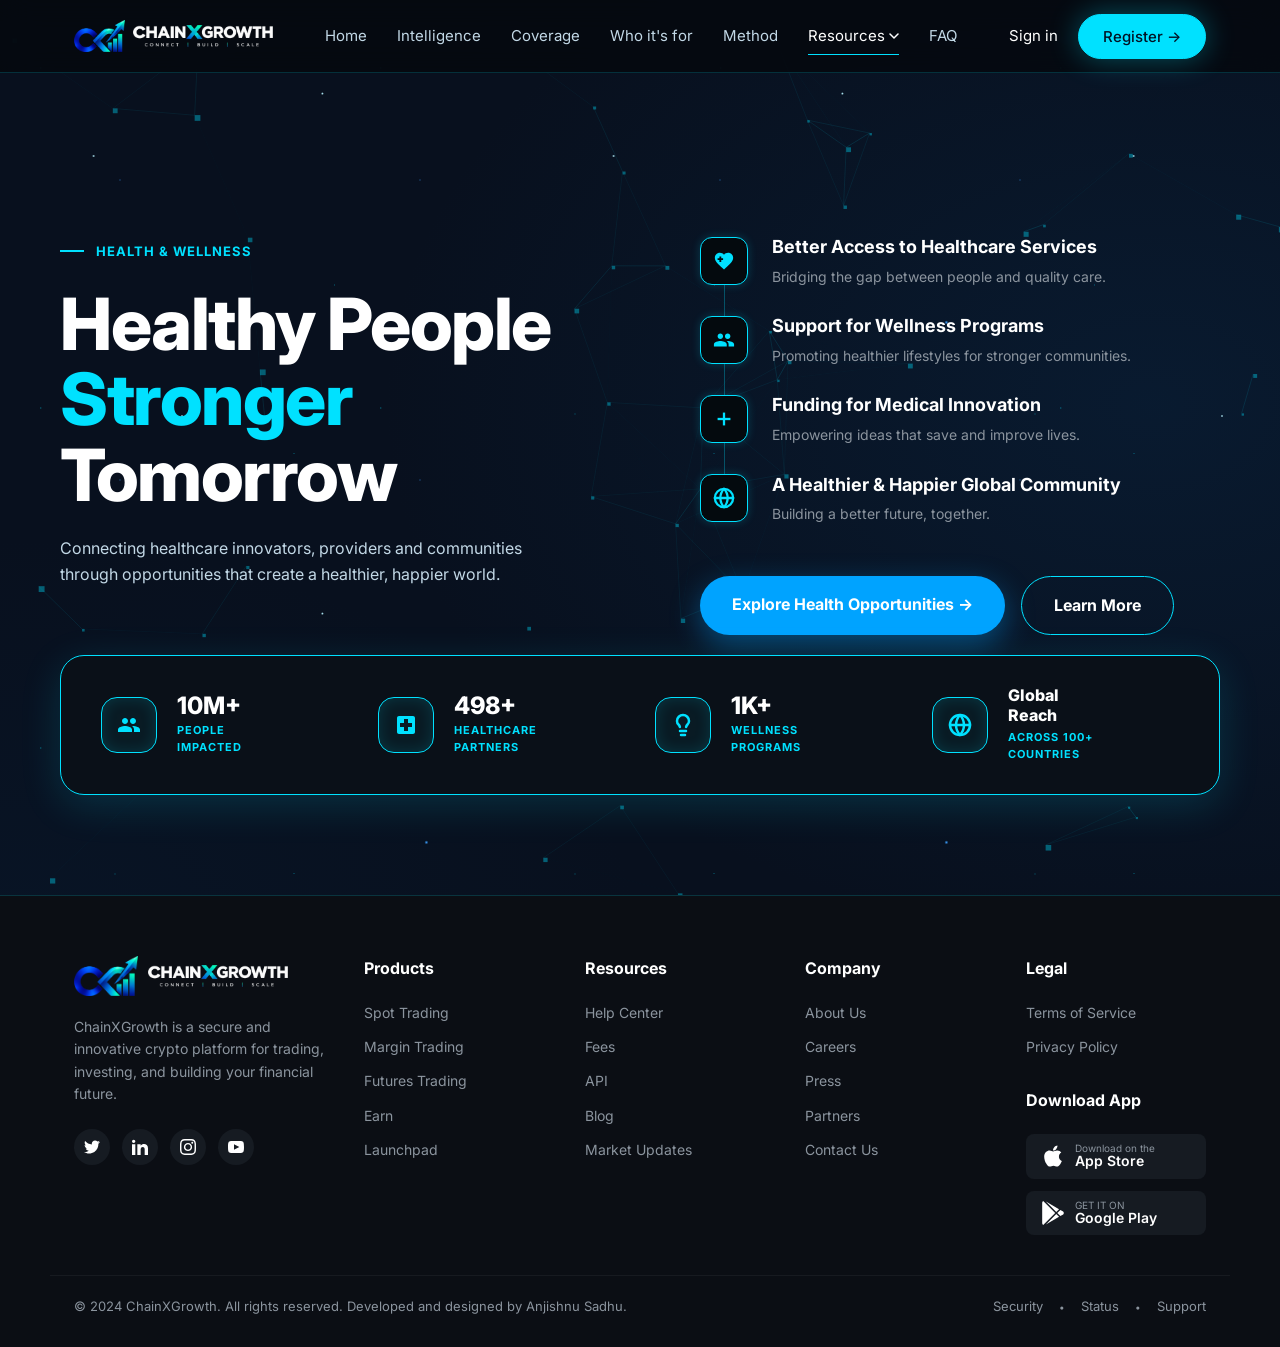
<file: blockwatch-ai/health.html>
<!DOCTYPE html>
<html lang="en">

<head>
    <meta charset="utf-8">
    <meta name="viewport" content="width=device-width, initial-scale=1, viewport-fit=cover">
    <title>ChainXGrowth — the mind that reads Bitcoin</title>
    <meta name="description"
        content="One intelligence watching the Bitcoin mempool, miners, wallets and markets — every figure sourced, every decision yours.">
    <meta name="theme-color" content="#08101e">
    <meta property="og:title" content="ChainXGrowth — the mind that reads Bitcoin">
    <meta property="og:description" content="Sourced, on-chain intelligence. Information only — not financial advice.">
    <link rel="icon" href="assets/favicon_padded2.png" type="image/png">
    <link rel="preconnect" href="https://fonts.googleapis.com">
    <link rel="preconnect" href="https://fonts.gstatic.com" crossorigin>
    <link
        href="https://fonts.googleapis.com/css2?family=Fraunces:ital,opsz,wght@0,9..144,300;0,9..144,500;1,9..144,400&family=Inter:wght@400;500&family=JetBrains+Mono:wght@400&display=swap"
        rel="stylesheet">
    <link rel="stylesheet" href="css/base.css">
    <link rel="stylesheet" href="css/background.css">
    <link rel="stylesheet" href="css/components.css">
    <link rel="stylesheet" href="css/nav.css">
    <link rel="stylesheet" href="css/hero.css">
    <link rel="stylesheet" href="css/globe.css">
    <link rel="stylesheet" href="css/fabric.css">
    <link rel="stylesheet" href="css/features.css">
    <link rel="stylesheet" href="css/showcase.css">
    <link rel="stylesheet" href="css/teams.css">
    <link rel="stylesheet" href="css/method.css">
    <link rel="stylesheet" href="css/terminal.css">
    <link rel="stylesheet" href="css/pricing.css">
    <link rel="stylesheet" href="css/faq.css">
    <link rel="stylesheet" href="css/footer.css">
    <link rel="stylesheet" href="css/animations.css">
    <link rel="stylesheet" href="css/responsive.css">
    <style>
        @media (max-width: 768px) {
            h1 { font-size: 42px !important; }
            h2 { font-size: 36px !important; }
            
            .stats-box {
                padding: 24px !important;
                margin-top: -30px !important;
            }
            .stats-box > div {
                flex-basis: 100% !important;
                min-width: 100% !important;
            }
            .stats-box .divider {
                display: none !important;
            }
            
            a.pill-item {
                width: 100% !important;
                text-align: center !important;
                box-sizing: border-box;
            }
            
            .wrap[style*="gap:60px"],
            .wrap[style*="gap: 60px"] {
                gap: 30px !important;
            }
            
            .pill-item p {
                font-size: 13px !important;
            }
        }
    </style>
</head>

<body>
    <!-- Background network animation -->
    <canvas id="bg"></canvas>
    <a class="skip" href="#main">Skip to content</a>
    <nav>
        <div class="wrap"><a class="logo" href="index.html" style="display:flex; align-items:center; gap:8px;"><img
                    src="logo%20image/logo%20new.png" style="height:32px;"><img src="logo%20image/logo%20new%202.png"
                    alt="ChainXGrowth" style="height:22px;"></a>
            <div class="links"><a href="index.html">Home</a><a href="index.html#fabric">Intelligence</a><a
                    href="index.html#vantage">Coverage</a><a href="index.html#teams">Who it's for</a><a
                    href="index.html#method">Method</a><!-- <a href="#pricing">Pricing</a> -->
                    <div class="res-dropdown" style="position:relative; display:flex; align-items:center;" tabindex="0">
                        <a href="javascript:void(0)" data-toggle="true" class="on" style="display:flex; align-items:center; gap:4px; padding-bottom:6px;">Resources <svg width="10" height="6" viewBox="0 0 10 6" fill="none"><path d="M1 1L5 5L9 1" stroke="currentColor" stroke-width="1.5" stroke-linecap="round" stroke-linejoin="round"/></svg></a>
                        <div class="dropdown-content" style="position:absolute; top:calc(100% + 5px); left:50%; transform:translateX(-50%); background:#0b111a; border:1px solid rgba(255,255,255,0.05); border-radius:12px; min-width:200px; box-shadow:0 10px 40px rgba(0,0,0,0.5); display:none; flex-direction:column; padding:8px; z-index:100;">
                            <a href="real-estates.html" class="res-item" style="display:flex; align-items:center; gap:12px; padding:10px 12px; color:#c2d8e6; text-decoration:none; border-radius:8px; transition: background 0.2s, color 0.2s; border:none; border-bottom:none;">
                                <div style="width:32px; height:32px; border-radius:8px; background:#1e293b; display:flex; justify-content:center; align-items:center; color:#3a9bf8;">
                                    <svg width="16" height="16" viewBox="0 0 24 24" fill="none" stroke="currentColor" stroke-width="2" stroke-linecap="round" stroke-linejoin="round"><path d="M3 9l9-7 9 7v11a2 2 0 0 1-2 2H5a2 2 0 0 1-2-2z"></path><polyline points="9 22 9 12 15 12 15 22"></polyline></svg>
                                </div>
                                <span style="font-weight:500; font-size:14.5px;">Real Estates</span>
                            </a>
                            <a href="sports.html" class="res-item" style="display:flex; align-items:center; gap:12px; padding:10px 12px; color:#c2d8e6; text-decoration:none; border-radius:8px; transition: background 0.2s, color 0.2s; border:none; border-bottom:none;">
                                <div style="width:32px; height:32px; border-radius:8px; background:#1e293b; display:flex; justify-content:center; align-items:center; color:#3a9bf8;">
                                    <svg width="16" height="16" viewBox="0 0 24 24" fill="none" stroke="currentColor" stroke-width="2" stroke-linecap="round" stroke-linejoin="round"><path d="M6 9H4.5a2.5 2.5 0 0 1 0-5H6"></path><path d="M18 9h1.5a2.5 2.5 0 0 0 0-5H18"></path><path d="M4 22h16"></path><path d="M10 14.66V17c0 .55-.47.98-.97 1.21C7.85 18.75 7 20.24 7 22"></path><path d="M14 14.66V17c0 .55.47.98.97 1.21C16.15 18.75 17 20.24 17 22"></path><path d="M18 2H6v7a6 6 0 0 0 12 0V2Z"></path></svg>
                                </div>
                                <span style="font-weight:500; font-size:14.5px;">Sports</span>
                            </a>
                            <a href="health.html" class="res-item" style="display:flex; align-items:center; gap:12px; padding:10px 12px; color:#c2d8e6; text-decoration:none; border-radius:8px; transition: background 0.2s, color 0.2s; border:none; border-bottom:none;">
                                <div style="width:32px; height:32px; border-radius:8px; background:#1e293b; display:flex; justify-content:center; align-items:center; color:#3a9bf8;">
                                    <svg width="16" height="16" viewBox="0 0 24 24" fill="none" stroke="currentColor" stroke-width="2" stroke-linecap="round" stroke-linejoin="round"><path d="M19 14c1.49-1.46 3-3.21 3-5.5A5.5 5.5 0 0 0 16.5 3c-1.76 0-3 .5-4.5 2-1.5-1.5-2.74-2-4.5-2A5.5 5.5 0 0 0 2 8.5c0 2.3 1.5 4.05 3 5.5l7 7Z"></path><path d="M3.22 12H9.5l.5-1 2 4.5 2-7 1.5 3.5h5.27"></path></svg>
                                </div>
                                <span style="font-weight:500; font-size:14.5px;">Health</span>
                            </a>
                            <a href="education.html" class="res-item" style="display:flex; align-items:center; gap:12px; padding:10px 12px; color:#c2d8e6; text-decoration:none; border-radius:8px; transition: background 0.2s, color 0.2s; border:none; border-bottom:none;">
                                <div style="width:32px; height:32px; border-radius:8px; background:#1e293b; display:flex; justify-content:center; align-items:center; color:#3a9bf8;">
                                    <svg width="16" height="16" viewBox="0 0 24 24" fill="none" stroke="currentColor" stroke-width="2" stroke-linecap="round" stroke-linejoin="round"><path d="M22 10v6M2 10l10-5 10 5-10 5z"></path><path d="M6 12v5c3 3 9 3 12 0v-5"></path></svg>
                                </div>
                                <span style="font-weight:500; font-size:14.5px;">Education</span>
                            </a>
                            <a href="entertainment.html" class="res-item" style="display:flex; align-items:center; gap:12px; padding:10px 12px; color:#c2d8e6; text-decoration:none; border-radius:8px; transition: background 0.2s, color 0.2s; border:none; border-bottom:none;">
                                <div style="width:32px; height:32px; border-radius:8px; background:#1e293b; display:flex; justify-content:center; align-items:center; color:#3a9bf8;">
                                    <svg width="16" height="16" viewBox="0 0 24 24" fill="none" stroke="currentColor" stroke-width="2" stroke-linecap="round" stroke-linejoin="round"><rect width="20" height="20" x="2" y="2" rx="2.18" ry="2.18"></rect><line x1="7" x2="7" y1="2" y2="22"></line><line x1="17" x2="17" y1="2" y2="22"></line><line x1="2" x2="7" y1="12" y2="12"></line><line x1="2" x2="7" y1="7" y2="7"></line><line x1="2" x2="7" y1="17" y2="17"></line><line x1="17" x2="22" y1="12" y2="12"></line><line x1="17" x2="22" y1="7" y2="7"></line><line x1="17" x2="22" y1="17" y2="17"></line></svg>
                                </div>
                                <span style="font-weight:500; font-size:14.5px;">Entertainment</span>
                            </a>
                        </div>
                    </div><a
                    href="#faq">FAQ</a></div>
            <div class="navr"><a class="si" href="index.html">Sign in</a><a class="btn pri" href="#pricing">Register →</a><button
                    class="menu" aria-label="Open menu" aria-expanded="false"><span></span><span></span></button></div>
        </div>
    </nav>

        <main id="main">
        <section style="position:relative; width:100%; padding: 160px 0 80px; display:flex; overflow:hidden;">
            <!-- Background Image -->
            <!-- Background Removed -->
            <!-- Gradient Overlay -->
            <!-- Gradient Overlay Removed to show background -->
            
            <div class="wrap" style="position:relative; z-index:2; display:flex; flex-direction:row; flex-wrap:wrap; align-items:center; justify-content:space-between; gap:40px; width:100%; max-width:1200px; margin: 0 auto; padding:0 20px;">
<div style="flex: 1 1 500px; max-width:600px;">
                
                <div style="display:flex; align-items:center; gap:12px; margin-bottom:24px;">
                    <div style="width:24px; height:2px; background:var(--cy);"></div>
                    <span style="color:var(--cy); font-size:13px; font-weight:700; letter-spacing:1px; text-transform:uppercase;">Health & Wellness</span>
                </div>
                
                <h1 style="font-family:var(--sans); font-size:72px; font-weight:800; line-height:1.05; margin-bottom:24px; color:#fff;">
                    Healthy People<br>
                    <span style="color:#00e1ff;">Stronger</span><br>
                    Tomorrow
                </h1>
                
                <p style="color:#c2d8e6; font-size:16px; line-height:1.6; max-width:600px; margin-bottom:40px;">
                    Connecting healthcare innovators, providers and communities<br>through opportunities that create a healthier, happier world.
                </p>
                
                </div>
<div style="flex: 1 1 400px; max-width:600px;">
<!-- Timeline / Vertical List -->
                <div style="display:flex; flex-direction:column; gap:24px; position:relative; margin-bottom:50px;">
                    <!-- Vertical connecting line -->
                    <div style="position:absolute; left:24px; top:24px; bottom:24px; width:1px; background:rgba(0,225,255,0.3); z-index:0;"></div>
    
                    <!-- Item 1 -->
                    <div class="pill-item" style="display:flex; align-items:center; gap:24px; position:relative; z-index:1;">
                        <div style="width:48px; height:48px; border-radius:12px; border:1px solid #00e1ff; display:flex; justify-content:center; align-items:center; color:#00e1ff; background:#040a0e; flex-shrink:0; box-shadow: 0 0 10px rgba(0,225,255,0.2);">
                            <svg width="22" height="22" viewBox="0 0 24 24" fill="currentColor"><path d="M12 21.35l-1.45-1.32C5.4 15.36 2 12.28 2 8.5 2 5.42 4.42 3 7.5 3c1.74 0 3.41.81 4.5 2.09C13.09 3.81 14.76 3 16.5 3 19.58 3 22 5.42 22 8.5c0 3.78-3.4 6.86-8.55 11.54L12 21.35z"/><path d="M11 11h-2v2h-2v-2H5v-2h2V7h2v2h2v2z" fill="#040a0e"/></svg>
                        </div>
                        <div>
                            <h4 style="color:#fff; font-size:18px; font-weight:700; font-family:var(--sans); margin:0 0 4px;">Better Access to Healthcare Services</h4>
                            <p style="color:#8b949e; font-size:14px; margin:0;">Bridging the gap between people and quality care.</p>
                        </div>
                    </div>
    
                    <!-- Item 2 -->
                    <div class="pill-item" style="display:flex; align-items:center; gap:24px; position:relative; z-index:1;">
                        <div style="width:48px; height:48px; border-radius:12px; border:1px solid #00e1ff; display:flex; justify-content:center; align-items:center; color:#00e1ff; background:#040a0e; flex-shrink:0; box-shadow: 0 0 10px rgba(0,225,255,0.2);">
                            <svg width="22" height="22" viewBox="0 0 24 24" fill="currentColor"><path d="M16 11c1.66 0 2.99-1.34 2.99-3S17.66 5 16 5c-1.66 0-3 1.34-3 3s1.34 3 3 3zm-8 0c1.66 0 2.99-1.34 2.99-3S9.66 5 8 5C6.34 5 5 6.34 5 8s1.34 3 3 3zm0 2c-2.33 0-7 1.17-7 3.5V19h14v-2.5c0-2.33-4.67-3.5-7-3.5zm8 0c-.29 0-.62.02-.97.05 1.16.84 1.97 1.97 1.97 3.45V19h6v-2.5c0-2.33-4.67-3.5-7-3.5z"/></svg>
                        </div>
                        <div>
                            <h4 style="color:#fff; font-size:18px; font-weight:700; font-family:var(--sans); margin:0 0 4px;">Support for Wellness Programs</h4>
                            <p style="color:#8b949e; font-size:14px; margin:0;">Promoting healthier lifestyles for stronger communities.</p>
                        </div>
                    </div>
    
                    <!-- Item 3 -->
                    <div class="pill-item" style="display:flex; align-items:center; gap:24px; position:relative; z-index:1;">
                        <div style="width:48px; height:48px; border-radius:12px; border:1px solid #00e1ff; display:flex; justify-content:center; align-items:center; color:#00e1ff; background:#040a0e; flex-shrink:0; box-shadow: 0 0 10px rgba(0,225,255,0.2);">
                            <svg width="22" height="22" viewBox="0 0 24 24" fill="none" stroke="currentColor" stroke-width="2.5"><line x1="12" y1="5" x2="12" y2="19"></line><line x1="5" y1="12" x2="19" y2="12"></line></svg>
                        </div>
                        <div>
                            <h4 style="color:#fff; font-size:18px; font-weight:700; font-family:var(--sans); margin:0 0 4px;">Funding for Medical Innovation</h4>
                            <p style="color:#8b949e; font-size:14px; margin:0;">Empowering ideas that save and improve lives.</p>
                        </div>
                    </div>
    
                    <!-- Item 4 -->
                    <div class="pill-item" style="display:flex; align-items:center; gap:24px; position:relative; z-index:1;">
                        <div style="width:48px; height:48px; border-radius:12px; border:1px solid #00e1ff; display:flex; justify-content:center; align-items:center; color:#00e1ff; background:#040a0e; flex-shrink:0; box-shadow: 0 0 10px rgba(0,225,255,0.2);">
                            <svg width="22" height="22" viewBox="0 0 24 24" fill="none" stroke="currentColor" stroke-width="2.5" stroke-linecap="round" stroke-linejoin="round"><circle cx="12" cy="12" r="10"></circle><line x1="2" x2="22" y1="12" y2="12"></line><path d="M12 2a15.3 15.3 0 0 1 4 10 15.3 15.3 0 0 1-4 10 15.3 15.3 0 0 1-4-10 15.3 15.3 0 0 1 4-10z"></path></svg>
                        </div>
                        <div>
                            <h4 style="color:#fff; font-size:18px; font-weight:700; font-family:var(--sans); margin:0 0 4px;">A Healthier & Happier Global Community</h4>
                            <p style="color:#8b949e; font-size:14px; margin:0;">Building a better future, together.</p>
                        </div>
                    </div>
                </div>
                
                <div style="display:flex; gap:16px; flex-wrap:wrap; margin-top:20px;">
                    <a href="#" class="pill-item" style="display:inline-block; background:#00a3ff; color:#fff; font-weight:700; font-size:16px; padding:16px 32px; border-radius:99px; text-decoration:none; box-shadow:0 10px 30px rgba(0,163,255,0.4); transition: transform 0.2s, box-shadow 0.2s;" onmouseover="this.style.transform='translateY(-2px)'; this.style.boxShadow='0 15px 40px rgba(0,163,255,0.6)';" onmouseout="this.style.transform='translateY(0)'; this.style.boxShadow='0 10px 30px rgba(0,163,255,0.4)';">
                        Explore Health Opportunities &rarr;
                    </a>
                    <a href="#" class="pill-item" style="display:inline-block; background:transparent; border:1px solid #00e1ff; color:#fff; font-weight:700; font-size:16px; padding:16px 32px; border-radius:99px; text-decoration:none; transition: background 0.2s;" onmouseover="this.style.background='rgba(0,225,255,0.1)';" onmouseout="this.style.background='transparent';">
                        Learn More
                    </a>
                </div>
                
            </div>
        </section>

        <section style="position:relative; z-index:10; max-width:1200px; margin:-60px auto 100px; padding:0 20px;">
            <div class="stats-box" style="background:#0a1018; border:1px solid #00e1ff; border-radius:24px; padding:30px 40px; display:flex; justify-content:space-between; align-items:center; flex-wrap:wrap; gap:30px; box-shadow:0 10px 40px rgba(0,225,255,0.15);">
                
                <!-- Item 1 -->
                <div style="display:flex; align-items:center; gap:20px; flex:1; min-width:180px;">
                    <div style="width:56px; height:56px; border-radius:16px; border:1px solid #00e1ff; display:flex; justify-content:center; align-items:center; color:#00e1ff; background:rgba(0,225,255,0.05); flex-shrink:0; box-shadow: inset 0 0 15px rgba(0,225,255,0.15);">
                        <svg width="24" height="24" viewBox="0 0 24 24" fill="currentColor"><path d="M16 11c1.66 0 2.99-1.34 2.99-3S17.66 5 16 5c-1.66 0-3 1.34-3 3s1.34 3 3 3zm-8 0c1.66 0 2.99-1.34 2.99-3S9.66 5 8 5C6.34 5 5 6.34 5 8s1.34 3 3 3zm0 2c-2.33 0-7 1.17-7 3.5V19h14v-2.5c0-2.33-4.67-3.5-7-3.5zm8 0c-.29 0-.62.02-.97.05 1.16.84 1.97 1.97 1.97 3.45V19h6v-2.5c0-2.33-4.67-3.5-7-3.5z"/></svg>
                    </div>
                    <div>
                        <div style="color:#fff; font-size:24px; font-weight:800; font-family:var(--sans); margin-bottom:4px; line-height:1;">10M+</div>
                        <div style="color:#00e1ff; font-size:11px; font-weight:700; letter-spacing:1px; text-transform:uppercase;">People<br>Impacted</div>
                    </div>
                </div>
        
                <!-- Item 2 -->
                <div style="display:flex; align-items:center; gap:20px; flex:1; min-width:180px;">
                    <div style="width:56px; height:56px; border-radius:16px; border:1px solid #00e1ff; display:flex; justify-content:center; align-items:center; color:#00e1ff; background:rgba(0,225,255,0.05); flex-shrink:0; box-shadow: inset 0 0 15px rgba(0,225,255,0.15);">
                        <svg width="24" height="24" viewBox="0 0 24 24" fill="currentColor"><path d="M19 3H5c-1.1 0-1.99.9-1.99 2L3 19c0 1.1.9 2 2 2h14c1.1 0 2-.9 2-2V5c0-1.1-.9-2-2-2zm-1 11h-4v4h-4v-4H6v-4h4V6h4v4h4v4z"/></svg> <!-- Hospital / Cross -->
                    </div>
                    <div>
                        <div style="color:#fff; font-size:24px; font-weight:800; font-family:var(--sans); margin-bottom:4px; line-height:1;">498+</div>
                        <div style="color:#00e1ff; font-size:11px; font-weight:700; letter-spacing:1px; text-transform:uppercase;">Healthcare<br>Partners</div>
                    </div>
                </div>
        
                <!-- Item 3 -->
                <div style="display:flex; align-items:center; gap:20px; flex:1; min-width:180px;">
                    <div style="width:56px; height:56px; border-radius:16px; border:1px solid #00e1ff; display:flex; justify-content:center; align-items:center; color:#00e1ff; background:rgba(0,225,255,0.05); flex-shrink:0; box-shadow: inset 0 0 15px rgba(0,225,255,0.15);">
                        <svg width="24" height="24" viewBox="0 0 24 24" fill="none" stroke="currentColor" stroke-width="2.5" stroke-linecap="round" stroke-linejoin="round"><path d="M9 18h6"></path><path d="M10 22h4"></path><path d="M15.09 14c.18-.98.65-1.74 1.41-2.5A4.65 4.65 0 0 0 18 8 6 6 0 0 0 6 8c0 1.45.62 2.84 1.5 3.5.76.76 1.23 1.52 1.41 2.5"></path></svg> <!-- Lightbulb -->
                    </div>
                    <div>
                        <div style="color:#fff; font-size:24px; font-weight:800; font-family:var(--sans); margin-bottom:4px; line-height:1;">1K+</div>
                        <div style="color:#00e1ff; font-size:11px; font-weight:700; letter-spacing:1px; text-transform:uppercase;">Wellness<br>Programs</div>
                    </div>
                </div>
        
                <!-- Item 4 -->
                <div style="display:flex; align-items:center; gap:20px; flex:1; min-width:210px;">
                    <div style="width:56px; height:56px; border-radius:16px; border:1px solid #00e1ff; display:flex; justify-content:center; align-items:center; color:#00e1ff; background:rgba(0,225,255,0.05); flex-shrink:0; box-shadow: inset 0 0 15px rgba(0,225,255,0.15);">
                        <svg width="24" height="24" viewBox="0 0 24 24" fill="none" stroke="currentColor" stroke-width="2.5" stroke-linecap="round" stroke-linejoin="round"><circle cx="12" cy="12" r="10"></circle><line x1="2" x2="22" y1="12" y2="12"></line><path d="M12 2a15.3 15.3 0 0 1 4 10 15.3 15.3 0 0 1-4 10 15.3 15.3 0 0 1-4-10 15.3 15.3 0 0 1 4-10z"></path></svg>
                    </div>
                    <div>
                        <div style="color:#fff; font-size:16px; font-weight:800; font-family:var(--sans); margin-bottom:4px; line-height:1.2;">Global<br>Reach</div>
                        <div style="color:#00e1ff; font-size:11px; font-weight:700; letter-spacing:1px; text-transform:uppercase;">Across 100+<br>Countries</div>
                    </div>
                </div>
        
            </div>
        </section>
    </main>
    <footer style="background-color: #0b0e14; padding: 60px 0 30px; font-family: var(--sans);">
        <div class="wrap"
            style="display:flex; justify-content:space-between; flex-wrap:wrap; gap:40px; padding-bottom: 40px; border-bottom: 1px solid rgba(255,255,255,0.05); margin-bottom: 20px;">

            <div style="flex:1; min-width: 250px; max-width: 320px;">
                <a href="index.html"
                    style="display:flex; align-items:center; gap:10px; margin-bottom: 20px; text-decoration:none;">
                    <img src="logo%20image/logo%20new.png" style="height:40px;">
                    <img src="logo%20image/logo%20new%202.png" alt="ChainXGrowth" style="height:22px;">
                </a>
                <p style="color:#8b949e; font-size: 14px; line-height:1.6; margin-bottom: 24px;">ChainXGrowth is a
                    secure and innovative crypto platform for trading, investing, and building your financial future.
                </p>
                <div style="display:flex; gap:12px;">
                    <a href="index.html"
                        style="width:36px; height:36px; border-radius:50%; background:#161b22; display:grid; place-items:center; color:#fff; transition: background 0.2s;"
                        onmouseover="this.style.background='#1f2937'" onmouseout="this.style.background='#161b22'"><svg
                            width="16" height="16" viewBox="0 0 24 24" fill="currentColor">
                            <path
                                d="M24 4.557c-.883.392-1.832.656-2.828.775 1.017-.609 1.798-1.574 2.165-2.724-.951.564-2.005.974-3.127 1.195-.897-.957-2.178-1.555-3.594-1.555-3.179 0-5.515 2.966-4.797 6.045-4.091-.205-7.719-2.165-10.148-5.144-1.29 2.213-.669 5.108 1.523 6.574-.806-.026-1.566-.247-2.229-.616-.054 2.281 1.581 4.415 3.949 4.89-.693.188-1.452.232-2.224.084.626 1.956 2.444 3.379 4.6 3.419-2.07 1.623-4.678 2.348-7.29 2.04 2.179 1.397 4.768 2.212 7.548 2.212 9.142 0 14.307-7.721 13.995-14.646.962-.695 1.797-1.562 2.457-2.549z" />
                        </svg></a>
                    <a href="index.html"
                        style="width:36px; height:36px; border-radius:50%; background:#161b22; display:grid; place-items:center; color:#fff; transition: background 0.2s;"
                        onmouseover="this.style.background='#1f2937'" onmouseout="this.style.background='#161b22'"><svg
                            width="16" height="16" viewBox="0 0 24 24" fill="currentColor">
                            <path
                                d="M4.98 3.5c0 1.381-1.11 2.5-2.48 2.5s-2.48-1.119-2.48-2.5c0-1.38 1.11-2.5 2.48-2.5s2.48 1.12 2.48 2.5zm.02 4.5h-5v16h5v-16zm7.982 0h-4.968v16h4.969v-8.399c0-4.67 6.029-5.052 6.029 0v8.399h4.988v-10.131c0-7.88-8.922-7.593-11.018-3.714v-2.155z" />
                        </svg></a>
                    <a href="index.html"
                        style="width:36px; height:36px; border-radius:50%; background:#161b22; display:grid; place-items:center; color:#fff; transition: background 0.2s;"
                        onmouseover="this.style.background='#1f2937'" onmouseout="this.style.background='#161b22'"><svg
                            width="16" height="16" viewBox="0 0 24 24" fill="currentColor">
                            <path
                                d="M12 2.163c3.204 0 3.584.012 4.85.07 3.252.148 4.771 1.691 4.919 4.919.058 1.265.069 1.645.069 4.849 0 3.205-.012 3.584-.069 4.849-.149 3.225-1.664 4.771-4.919 4.919-1.266.058-1.644.07-4.85.07-3.204 0-3.584-.012-4.849-.07-3.26-.149-4.771-1.699-4.919-4.92-.058-1.265-.07-1.644-.07-4.849 0-3.204.013-3.583.07-4.849.149-3.227 1.664-4.771 4.919-4.919 1.266-.057 1.645-.069 4.849-.069zm0-2.163c-3.259 0-3.667.014-4.947.072-4.358.2-6.78 2.618-6.98 6.98-.059 1.281-.073 1.689-.073 4.948 0 3.259.014 3.668.072 4.948.2 4.358 2.618 6.78 6.98 6.98 1.281.058 1.689.072 4.948.072 3.259 0 3.668-.014 4.948-.072 4.354-.2 6.782-2.618 6.979-6.98.059-1.28.073-1.689.073-4.948 0-3.259-.014-3.667-.072-4.947-.196-4.354-2.617-6.78-6.979-6.98-1.281-.059-1.69-.073-4.949-.073zm0 5.838c-3.403 0-6.162 2.759-6.162 6.162s2.759 6.163 6.162 6.163 6.162-2.759 6.162-6.163c0-3.403-2.759-6.162-6.162-6.162zm0 10.162c-2.209 0-4-1.79-4-4 0-2.209 1.791-4 4-4s4 1.791 4 4c0 2.21-1.791 4-4 4zm6.406-11.845c-.796 0-1.441.645-1.441 1.44s.645 1.44 1.441 1.44c.795 0 1.439-.645 1.439-1.44s-.644-1.44-1.439-1.44z" />
                        </svg></a>
                    <a href="index.html"
                        style="width:36px; height:36px; border-radius:50%; background:#161b22; display:grid; place-items:center; color:#fff; transition: background 0.2s;"
                        onmouseover="this.style.background='#1f2937'" onmouseout="this.style.background='#161b22'"><svg
                            width="16" height="16" viewBox="0 0 24 24" fill="currentColor">
                            <path
                                d="M19.615 3.184c-3.604-.246-11.631-.245-15.23 0-3.897.266-4.356 2.62-4.385 8.816.029 6.185.484 8.549 4.385 8.816 3.6.245 11.626.246 15.23 0 3.897-.266 4.356-2.62 4.385-8.816-.029-6.185-.484-8.549-4.385-8.816zm-10.615 12.816v-8l8 3.993-8 4.007z" />
                        </svg></a>
                </div>
            </div>

            <div style="flex:1; min-width: 150px;">
                <h4 style="color:#fff; font-weight:700; font-size:16px; margin:0 0 20px;">Products</h4>
                <ul style="list-style:none; padding:0; margin:0; display:flex; flex-direction:column; gap:12px;">
                    <li><a href="https://chainxgrowth.com/register" style="color:#8b949e; font-size:14px; text-decoration:none; transition: color 0.2s;"
                            onmouseover="this.style.color='#fff'" onmouseout="this.style.color='#8b949e'">Spot
                            Trading</a></li>
                    <li><a href="https://chainxgrowth.com/register" style="color:#8b949e; font-size:14px; text-decoration:none; transition: color 0.2s;"
                            onmouseover="this.style.color='#fff'" onmouseout="this.style.color='#8b949e'">Margin
                            Trading</a></li>
                    <li><a href="https://chainxgrowth.com/register" style="color:#8b949e; font-size:14px; text-decoration:none; transition: color 0.2s;"
                            onmouseover="this.style.color='#fff'" onmouseout="this.style.color='#8b949e'">Futures
                            Trading</a></li>
                    <li><a href="index.html" style="color:#8b949e; font-size:14px; text-decoration:none; transition: color 0.2s;"
                            onmouseover="this.style.color='#fff'" onmouseout="this.style.color='#8b949e'">Earn</a></li>
                    <li><a href="index.html" style="color:#8b949e; font-size:14px; text-decoration:none; transition: color 0.2s;"
                            onmouseover="this.style.color='#fff'" onmouseout="this.style.color='#8b949e'">Launchpad</a>
                    </li>
                </ul>
            </div>

            <div style="flex:1; min-width: 150px;">
                <h4 style="color:#fff; font-weight:700; font-size:16px; margin:0 0 20px;">Resources</h4>
                <ul style="list-style:none; padding:0; margin:0; display:flex; flex-direction:column; gap:12px;">
                    <li><a href="index.html" style="color:#8b949e; font-size:14px; text-decoration:none; transition: color 0.2s;"
                            onmouseover="this.style.color='#fff'" onmouseout="this.style.color='#8b949e'">Help
                            Center</a></li>
                    <li><a href="index.html" style="color:#8b949e; font-size:14px; text-decoration:none; transition: color 0.2s;"
                            onmouseover="this.style.color='#fff'" onmouseout="this.style.color='#8b949e'">Fees</a></li>
                    <li><a href="index.html" style="color:#8b949e; font-size:14px; text-decoration:none; transition: color 0.2s;"
                            onmouseover="this.style.color='#fff'" onmouseout="this.style.color='#8b949e'">API</a></li>
                    <li><a href="index.html" style="color:#8b949e; font-size:14px; text-decoration:none; transition: color 0.2s;"
                            onmouseover="this.style.color='#fff'" onmouseout="this.style.color='#8b949e'">Blog</a></li>
                    <li><a href="index.html" style="color:#8b949e; font-size:14px; text-decoration:none; transition: color 0.2s;"
                            onmouseover="this.style.color='#fff'" onmouseout="this.style.color='#8b949e'">Market
                            Updates</a></li>
                </ul>
            </div>

            <div style="flex:1; min-width: 150px;">
                <h4 style="color:#fff; font-weight:700; font-size:16px; margin:0 0 20px;">Company</h4>
                <ul style="list-style:none; padding:0; margin:0; display:flex; flex-direction:column; gap:12px;">
                    <li><a href="index.html" style="color:#8b949e; font-size:14px; text-decoration:none; transition: color 0.2s;"
                            onmouseover="this.style.color='#fff'" onmouseout="this.style.color='#8b949e'">About Us</a>
                    </li>
                    <li><a href="index.html" style="color:#8b949e; font-size:14px; text-decoration:none; transition: color 0.2s;"
                            onmouseover="this.style.color='#fff'" onmouseout="this.style.color='#8b949e'">Careers</a>
                    </li>
                    <li><a href="index.html" style="color:#8b949e; font-size:14px; text-decoration:none; transition: color 0.2s;"
                            onmouseover="this.style.color='#fff'" onmouseout="this.style.color='#8b949e'">Press</a></li>
                    <li><a href="index.html" style="color:#8b949e; font-size:14px; text-decoration:none; transition: color 0.2s;"
                            onmouseover="this.style.color='#fff'" onmouseout="this.style.color='#8b949e'">Partners</a>
                    </li>
                    <li><a href="mailto:info@chainxgrowth.com" style="color:#8b949e; font-size:14px; text-decoration:none; transition: color 0.2s;"
                            onmouseover="this.style.color='#fff'" onmouseout="this.style.color='#8b949e'">Contact Us</a>
                    </li>
                </ul>
            </div>

            <div style="flex:1; min-width: 160px;">
                <h4 style="color:#fff; font-weight:700; font-size:16px; margin:0 0 20px;">Legal</h4>
                <ul style="list-style:none; padding:0; margin:0; display:flex; flex-direction:column; gap:12px;">
                    <li><a href="index.html" style="color:#8b949e; font-size:14px; text-decoration:none; transition: color 0.2s;"
                            onmouseover="this.style.color='#fff'" onmouseout="this.style.color='#8b949e'">Terms of
                            Service</a></li>
                    <li><a href="index.html" style="color:#8b949e; font-size:14px; text-decoration:none; transition: color 0.2s;"
                            onmouseover="this.style.color='#fff'" onmouseout="this.style.color='#8b949e'">Privacy
                            Policy</a></li>
                </ul>

                <h4 style="color:#fff; font-weight:700; font-size:16px; margin:30px 0 20px;">Download App</h4>
                <div style="display:flex; flex-direction:column; gap:12px;">
                    <a href="index.html"
                        style="display:flex; align-items:center; gap:10px; background:#161b22; padding:8px 14px; border-radius:8px; text-decoration:none; color:#fff; border: 1px solid transparent; transition: border 0.2s;"
                        onmouseover="this.style.borderColor='rgba(0,225,255,0.3)'"
                        onmouseout="this.style.borderColor='transparent'">
                        <svg width="24" height="24" viewBox="0 0 384 512" fill="currentColor" style="flex-shrink: 0;">
                            <path
                                d="M318.7 268.7c-.2-36.7 16.4-64.4 50-84.8-18.8-26.9-47.2-41.7-84.7-44.6-35.5-2.8-74.3 20.7-88.5 20.7-15 0-49.4-19.7-76.4-19.7C63.3 141.2 4 184.8 4 273.5q0 39.3 14.4 81.2c12.8 36.7 59 126.7 107.2 125.2 25.2-.6 43-17.9 75.8-17.9 31.8 0 48.3 17.9 76.4 17.9 48.6-.7 90.4-82.5 102.6-119.3-65.2-30.7-61.7-90-61.7-91.9zm-56.6-164.2c27.3-32.4 24.8-61.9 24-72.5-24.1 1.4-52 16.4-67.9 34.9-17.5 19.8-27.8 44.3-25.6 71.9 26.1 2 49.9-11.4 69.5-34.3z" />
                        </svg>
                        <div style="display:flex; flex-direction:column;">
                            <span style="font-size:10px; color:#8b949e; line-height:1;">Download on the</span>
                            <span style="font-size:14px; font-weight:600; line-height:1.2;">App Store</span>
                        </div>
                    </a>
                    <a href="index.html"
                        style="display:flex; align-items:center; gap:10px; background:#161b22; padding:8px 14px; border-radius:8px; text-decoration:none; color:#fff; border: 1px solid transparent; transition: border 0.2s;"
                        onmouseover="this.style.borderColor='rgba(0,225,255,0.3)'"
                        onmouseout="this.style.borderColor='transparent'">
                        <svg width="24" height="24" viewBox="0 0 512 512" fill="currentColor" style="flex-shrink: 0;">
                            <path
                                d="M325.3 234.3L104.6 13l280.8 161.2-60.1 60.1zM47 0C34 6.8 25.3 19.2 25.3 35.3v441.3c0 16.1 8.7 28.5 21.7 35.3l256.6-256L47 0zm425.2 225.6l-58.9-34.1-65.7 64.5 65.7 64.5 60.1-34.1c18-14.3 18-46.5-1.2-60.8zM104.6 499l280.8-161.2-60.1-60.1L104.6 499z" />
                        </svg>
                        <div style="display:flex; flex-direction:column;">
                            <span style="font-size:10px; color:#8b949e; line-height:1;">GET IT ON</span>
                            <span style="font-size:14px; font-weight:600; line-height:1.2;">Google Play</span>
                        </div>
                    </a>
                </div>
            </div>
        </div>

        <div class="wrap"
            style="display:flex; justify-content:space-between; flex-wrap:wrap; gap:16px; font-size:13px; color:#8b949e; align-items:center;">
            <span>© 2024 ChainXGrowth. All rights reserved. Developed and designed by Anjishnu Sadhu.</span>
            <div style="display:flex; gap:16px; align-items:center;">
                <a href="index.html" style="color:#8b949e; text-decoration:none; transition: color 0.2s;"
                    onmouseover="this.style.color='#fff'" onmouseout="this.style.color='#8b949e'">Security</a>
                <span style="font-size:10px;">•</span>
                <a href="index.html" style="color:#8b949e; text-decoration:none; transition: color 0.2s;"
                    onmouseover="this.style.color='#fff'" onmouseout="this.style.color='#8b949e'">Status</a>
                <span style="font-size:10px;">•</span>
                <a href="index.html" style="color:#8b949e; text-decoration:none; transition: color 0.2s;"
                    onmouseover="this.style.color='#fff'" onmouseout="this.style.color='#8b949e'">Support</a>
            </div>
        </div>
    </footer>

    <script src="js/utils.js"></script>
    <script src="js/nav.js"></script>
    <script src="js/typewriter.js"></script>
    <script src="js/chips.js"></script>
    <script src="js/reveal.js"></script>
    <script src="js/spotlight.js"></script>
    <script src="js/counter.js"></script>
    <script src="js/parallax.js"></script>
    <script src="js/decor.js"></script>
    <script src="js/pricing-flip.js"></script>
    <script src="js/network-bg.js"></script>
</body>

</html>
</file>
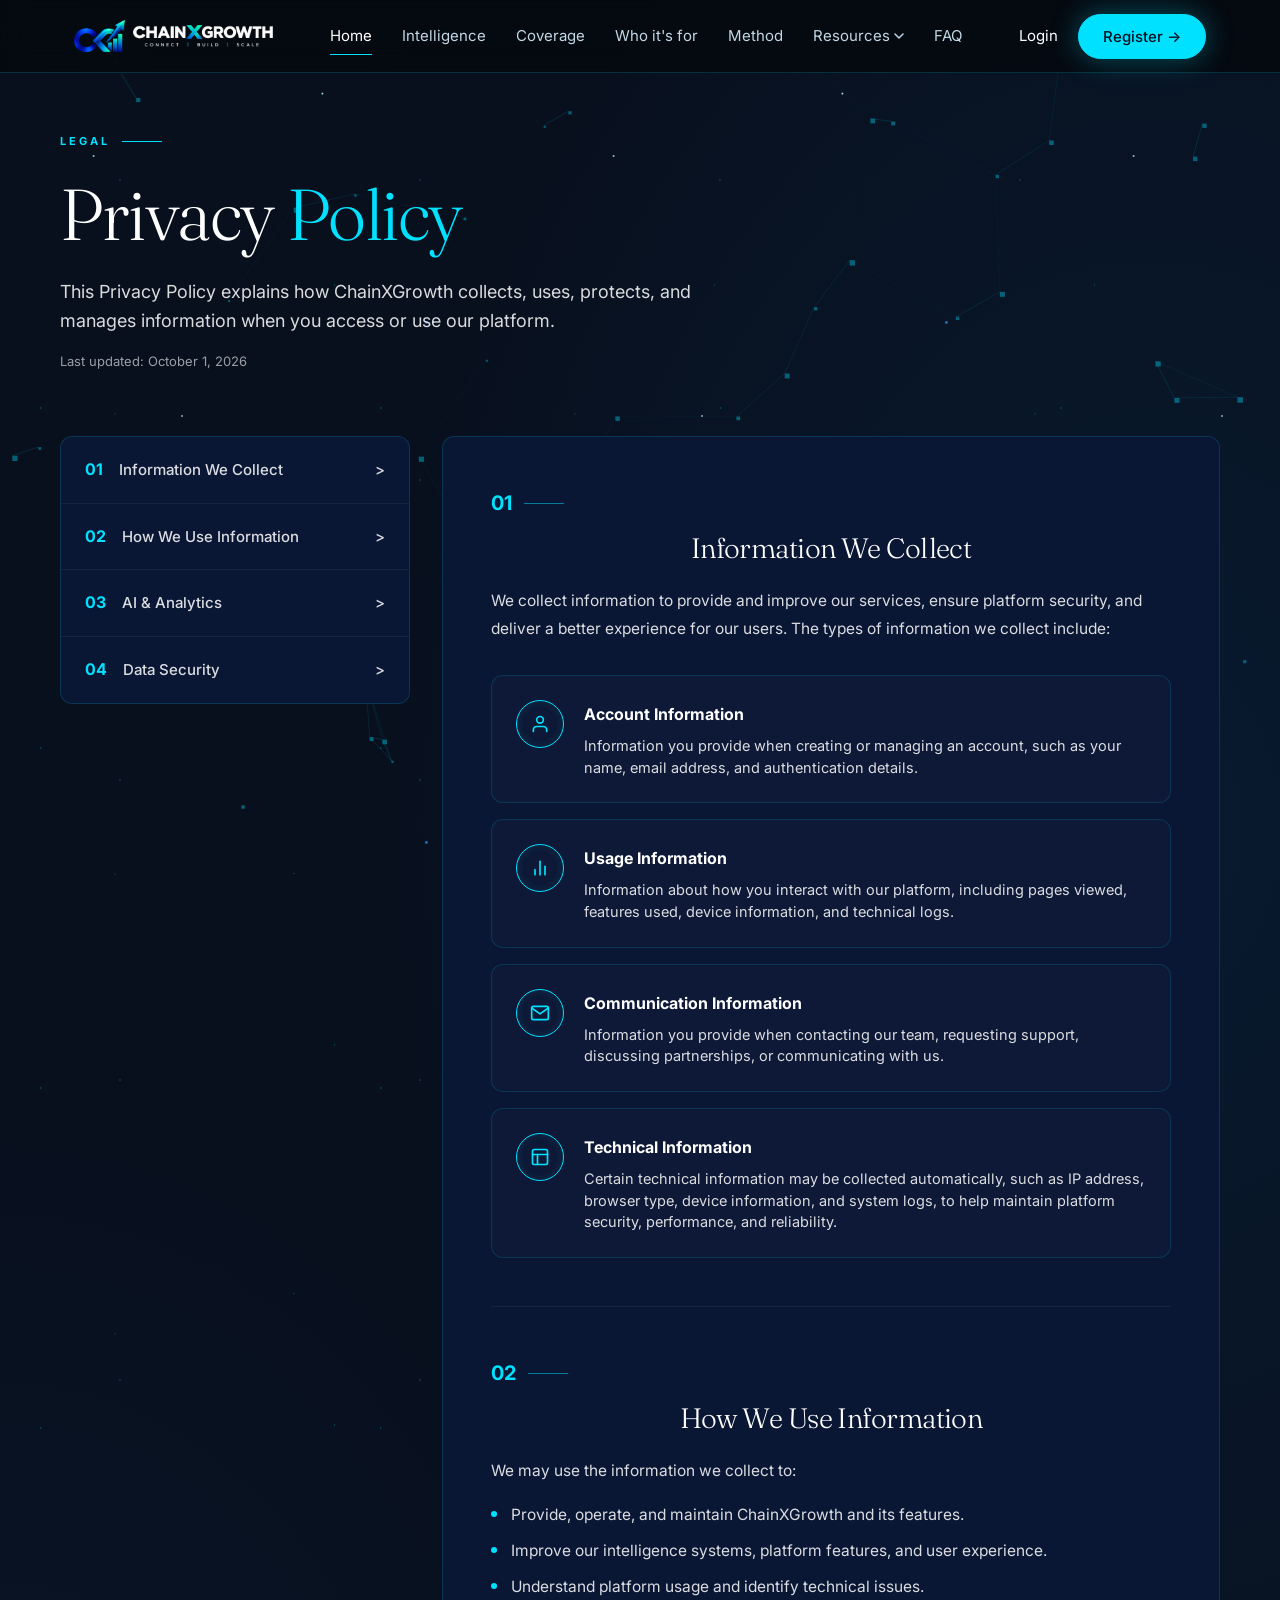
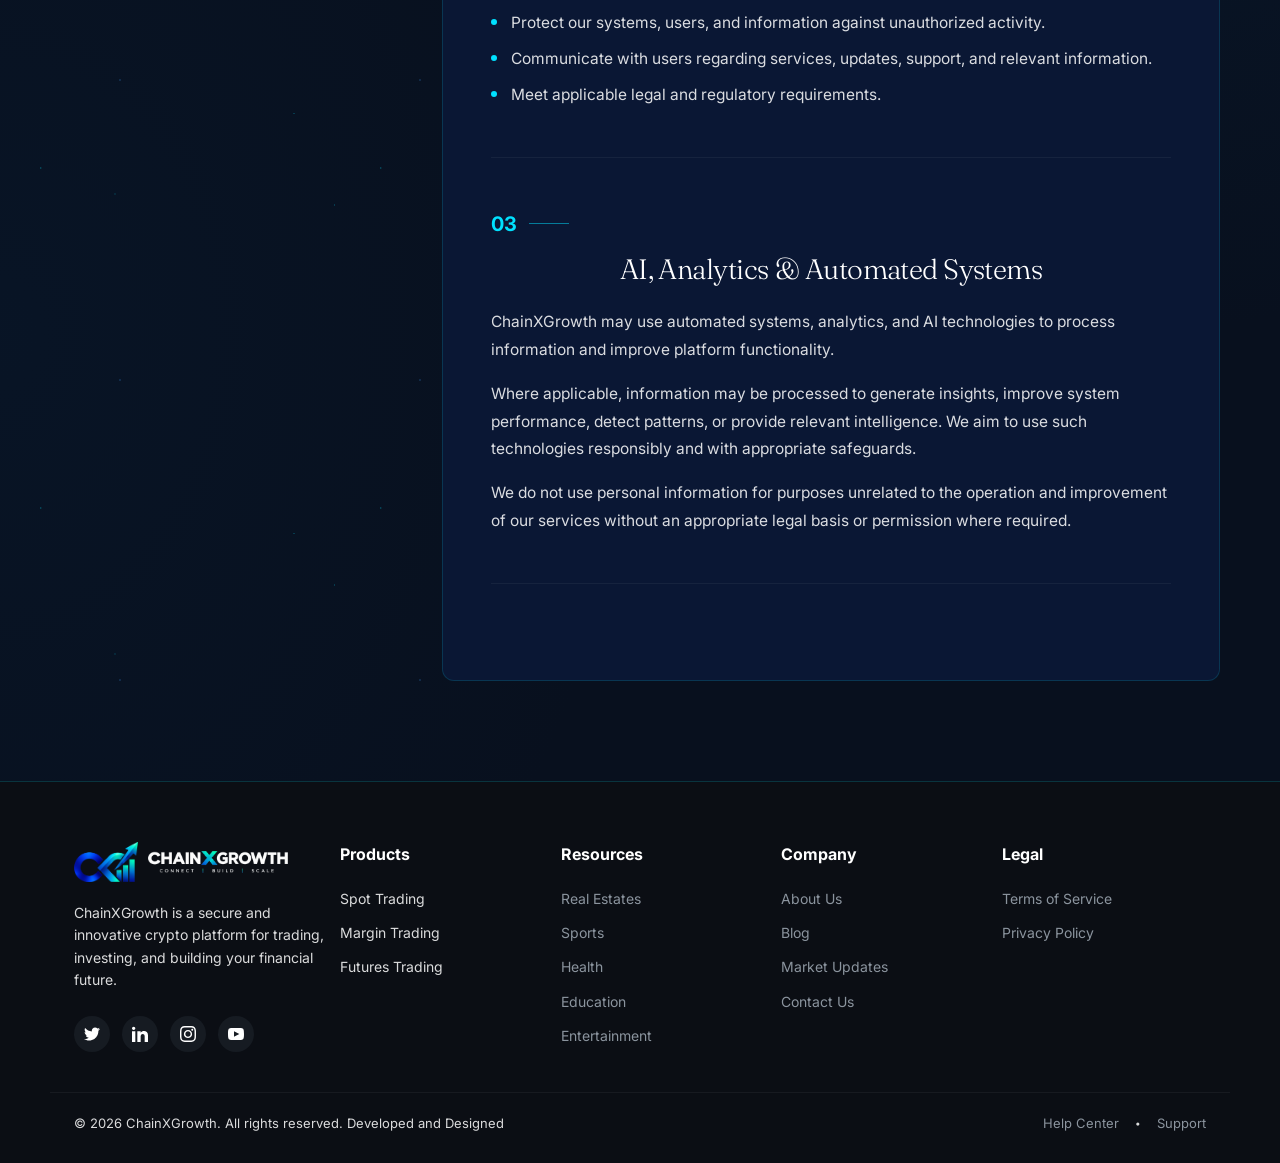
<file: blockwatch-ai/privacy.html>
<!DOCTYPE html>
<html lang="en">

<head>
    <meta charset="utf-8">
    <meta name="viewport" content="width=device-width, initial-scale=1, viewport-fit=cover">
    <title>ChainXGrowth — the mind that reads Bitcoin</title>
    <meta name="description"
        content="One intelligence watching the Bitcoin mempool, miners, wallets and markets — every figure sourced, every decision yours.">
    <meta name="theme-color" content="#08101e">
    <meta property="og:title" content="ChainXGrowth — the mind that reads Bitcoin">
    <meta property="og:description" content="Sourced, on-chain intelligence. Information only — not financial advice.">
    <link rel="icon" href="assets/favicon_light.png" type="image/png">
    <link rel="preconnect" href="https://fonts.googleapis.com">
    <link rel="preconnect" href="https://fonts.gstatic.com" crossorigin>
    <link
        href="https://fonts.googleapis.com/css2?family=Fraunces:ital,opsz,wght@0,9..144,300;0,9..144,500;1,9..144,400&family=Inter:wght@400;500&family=JetBrains+Mono:wght@400&display=swap"
        rel="stylesheet">
    <link rel="stylesheet" href="css/base.css">
    <link rel="stylesheet" href="css/background.css">
    <link rel="stylesheet" href="css/components.css">
    <link rel="stylesheet" href="css/nav.css">
    <link rel="stylesheet" href="css/hero.css">
    <link rel="stylesheet" href="css/globe.css">
    <link rel="stylesheet" href="css/fabric.css">
    <link rel="stylesheet" href="css/features.css">
    <link rel="stylesheet" href="css/showcase.css">
    <link rel="stylesheet" href="css/teams.css">
    <link rel="stylesheet" href="css/method.css">
    <link rel="stylesheet" href="css/terminal.css">
    <link rel="stylesheet" href="css/pricing.css">
    <link rel="stylesheet" href="css/faq.css">
    <link rel="stylesheet" href="css/footer.css">
    <link rel="stylesheet" href="css/animations.css">
    <link rel="stylesheet" href="css/responsive.css">
<style>
@keyframes float {
  0% { transform: translateY(0px); }
  50% { transform: translateY(-15px); }
  100% { transform: translateY(0px); }
}
</style>
<style>
@keyframes spinY {
  0% { transform: perspective(1000px) rotateY(0deg); }
  100% { transform: perspective(1000px) rotateY(360deg); }
}
</style>

<style>
/* Sidebar Interactive Animations */
.sidebar-nav {
    list-style: none;
    padding: 0;
    margin: 0;
    display: flex;
    flex-direction: column;
}
.sidebar-nav li {
    position: relative;
    border-bottom: 1px solid rgba(255,255,255,0.05);
}
.sidebar-nav li:last-child {
    border-bottom: none;
}
.sidebar-nav a {
    display: flex;
    align-items: center;
    justify-content: space-between;
    padding: 20px 24px;
    color: rgba(255, 255, 255, 0.85);
    text-decoration: none;
    font-size: 15px;
    font-weight: 500;
    background: transparent;
    transition: all 0.3s cubic-bezier(0.4, 0, 0.2, 1);
    position: relative;
    overflow: hidden;
}
/* The cyan indicator line */
.sidebar-nav a::before {
    content: "";
    position: absolute;
    left: 0;
    top: 0;
    bottom: 0;
    width: 3px;
    background: var(--cy);
    transform: scaleY(0);
    transform-origin: center;
    transition: transform 0.3s cubic-bezier(0.4, 0, 0.2, 1), box-shadow 0.3s;
    opacity: 0;
}
.sidebar-nav a:hover {
    background: rgba(0, 225, 255, 0.05);
    color: var(--tx);
    padding-left: 32px;
}
.sidebar-nav a:hover::before {
    transform: scaleY(1);
    opacity: 1;
    box-shadow: 0 0 10px rgba(0, 225, 255, 0.5);
}
.sidebar-nav a .num {
    color: var(--cy);
    font-weight: 700;
    font-size: 16px;
    transition: text-shadow 0.3s;
}
.sidebar-nav a:hover .num {
    text-shadow: 0 0 10px rgba(0, 225, 255, 0.4);
}
.sidebar-nav a .chevron {
    color: rgba(255, 255, 255, 0.85);
    transition: color 0.3s, transform 0.3s;
}
.sidebar-nav a:hover .chevron {
    color: var(--cy);
    transform: translateX(4px);
}
</style>
</head>

<body>
    <!-- Background network animation -->
    <canvas id="bg"></canvas>
    <a class="skip" href="#main">Skip to content</a>
    <nav>
        <div class="wrap"><a class="logo" href="index.html" style="display:flex; align-items:center; gap:8px;"><img
                    src="logo%20image/logo%20new.png" style="height:32px;"><img src="logo%20image/logo%20new%202.png"
                    alt="ChainXGrowth" style="height:22px;"></a>
            <div class="links"><a class="on" href="index.html">Home</a><a href="index.html#fabric">Intelligence</a><a
                    href="index.html#vantage">Coverage</a><a href="index.html#teams">Who it's for</a><a
                    href="index.html#method">Method</a><!-- <a href="#pricing">Pricing</a> -->
                    <div class="res-dropdown" style="position:relative; display:flex; align-items:center;" tabindex="0">
                        <a href="javascript:void(0)" data-toggle="true" style="display:flex; align-items:center; gap:4px; padding-bottom:6px;">Resources <svg width="10" height="6" viewBox="0 0 10 6" fill="none"><path d="M1 1L5 5L9 1" stroke="currentColor" stroke-width="1.5" stroke-linecap="round" stroke-linejoin="round"/></svg></a>
                        <div class="dropdown-content" style="position:absolute; top:calc(100% + 5px); left:50%; transform:translateX(-50%); background:#0b111a; border:1px solid rgba(255,255,255,0.05); border-radius:12px; min-width:200px; box-shadow:0 10px 40px rgba(0,0,0,0.5); display:none; flex-direction:column; padding:8px; z-index:100;">
                            <a href="real-estates.html" class="res-item" style="display:flex; align-items:center; gap:12px; padding:10px 12px; color: rgba(255, 255, 255, 0.85); text-decoration:none; border-radius:8px; transition: background 0.2s, color 0.2s; border:none; border-bottom:none;">
                                <div style="width:32px; height:32px; border-radius:8px; background:#1e293b; display:flex; justify-content:center; align-items:center; color:#3a9bf8;">
                                    <svg width="16" height="16" viewBox="0 0 24 24" fill="none" stroke="currentColor" stroke-width="2" stroke-linecap="round" stroke-linejoin="round"><path d="M3 9l9-7 9 7v11a2 2 0 0 1-2 2H5a2 2 0 0 1-2-2z"></path><polyline points="9 22 9 12 15 12 15 22"></polyline></svg>
                                </div>
                                <span style="font-weight:500; font-size:14.5px;">Real Estates</span>
                            </a>
                            <a href="sports.html" class="res-item" style="display:flex; align-items:center; gap:12px; padding:10px 12px; color: rgba(255, 255, 255, 0.85); text-decoration:none; border-radius:8px; transition: background 0.2s, color 0.2s; border:none; border-bottom:none;">
                                <div style="width:32px; height:32px; border-radius:8px; background:#1e293b; display:flex; justify-content:center; align-items:center; color:#3a9bf8;">
                                    <svg width="16" height="16" viewBox="0 0 24 24" fill="none" stroke="currentColor" stroke-width="2" stroke-linecap="round" stroke-linejoin="round"><path d="M6 9H4.5a2.5 2.5 0 0 1 0-5H6"></path><path d="M18 9h1.5a2.5 2.5 0 0 0 0-5H18"></path><path d="M4 22h16"></path><path d="M10 14.66V17c0 .55-.47.98-.97 1.21C7.85 18.75 7 20.24 7 22"></path><path d="M14 14.66V17c0 .55.47.98.97 1.21C16.15 18.75 17 20.24 17 22"></path><path d="M18 2H6v7a6 6 0 0 0 12 0V2Z"></path></svg>
                                </div>
                                <span style="font-weight:500; font-size:14.5px;">Sports</span>
                            </a>
                            <a href="health.html" class="res-item" style="display:flex; align-items:center; gap:12px; padding:10px 12px; color: rgba(255, 255, 255, 0.85); text-decoration:none; border-radius:8px; transition: background 0.2s, color 0.2s; border:none; border-bottom:none;">
                                <div style="width:32px; height:32px; border-radius:8px; background:#1e293b; display:flex; justify-content:center; align-items:center; color:#3a9bf8;">
                                    <svg width="16" height="16" viewBox="0 0 24 24" fill="none" stroke="currentColor" stroke-width="2" stroke-linecap="round" stroke-linejoin="round"><path d="M19 14c1.49-1.46 3-3.21 3-5.5A5.5 5.5 0 0 0 16.5 3c-1.76 0-3 .5-4.5 2-1.5-1.5-2.74-2-4.5-2A5.5 5.5 0 0 0 2 8.5c0 2.3 1.5 4.05 3 5.5l7 7Z"></path><path d="M3.22 12H9.5l.5-1 2 4.5 2-7 1.5 3.5h5.27"></path></svg>
                                </div>
                                <span style="font-weight:500; font-size:14.5px;">Health</span>
                            </a>
                            <a href="education.html" class="res-item" style="display:flex; align-items:center; gap:12px; padding:10px 12px; color: rgba(255, 255, 255, 0.85); text-decoration:none; border-radius:8px; transition: background 0.2s, color 0.2s; border:none; border-bottom:none;">
                                <div style="width:32px; height:32px; border-radius:8px; background:#1e293b; display:flex; justify-content:center; align-items:center; color:#3a9bf8;">
                                    <svg width="16" height="16" viewBox="0 0 24 24" fill="none" stroke="currentColor" stroke-width="2" stroke-linecap="round" stroke-linejoin="round"><path d="M22 10v6M2 10l10-5 10 5-10 5z"></path><path d="M6 12v5c3 3 9 3 12 0v-5"></path></svg>
                                </div>
                                <span style="font-weight:500; font-size:14.5px;">Education</span>
                            </a>
                            <a href="entertainment.html" class="res-item" style="display:flex; align-items:center; gap:12px; padding:10px 12px; color: rgba(255, 255, 255, 0.85); text-decoration:none; border-radius:8px; transition: background 0.2s, color 0.2s; border:none; border-bottom:none;">
                                <div style="width:32px; height:32px; border-radius:8px; background:#1e293b; display:flex; justify-content:center; align-items:center; color:#3a9bf8;">
                                    <svg width="16" height="16" viewBox="0 0 24 24" fill="none" stroke="currentColor" stroke-width="2" stroke-linecap="round" stroke-linejoin="round"><rect width="20" height="20" x="2" y="2" rx="2.18" ry="2.18"></rect><line x1="7" x2="7" y1="2" y2="22"></line><line x1="17" x2="17" y1="2" y2="22"></line><line x1="2" x2="7" y1="12" y2="12"></line><line x1="2" x2="7" y1="7" y2="7"></line><line x1="2" x2="7" y1="17" y2="17"></line><line x1="17" x2="22" y1="12" y2="12"></line><line x1="17" x2="22" y1="7" y2="7"></line><line x1="17" x2="22" y1="17" y2="17"></line></svg>
                                </div>
                                <span style="font-weight:500; font-size:14.5px;">Entertainment</span>
                            </a>
                        </div>
                    </div><a
                    href="#faq">FAQ</a></div>
            <div class="navr"><a class="si" href="https://chainxgrowth.com/login">Login</a><a class="btn pri" href="https://chainxgrowth.com/register">Register →</a><button
                    class="menu" aria-label="Open menu" aria-expanded="false"><span></span><span></span></button></div>
        </div>
    </nav>

    
    
    
    
    <main id="main">
        <section style="padding: 60px 0 100px; position:relative; overflow:hidden;">
            <div class="wrap" style="max-width: 1200px; margin: 0 auto; padding: 0 20px;">
                
                <!-- Header -->
                <div style="margin-bottom: 64px;" class="rv">
                    <div style="display: flex; align-items: center; gap: 12px; margin-bottom: 24px;">
                        <span style="color: var(--cy); font-size: 11px; font-weight: 700; letter-spacing: 3px; text-transform: uppercase;">LEGAL</span>
                        <div style="width: 40px; height: 1px; background: var(--cy);"></div>
                    </div>
                    <h1 style="font-size: clamp(48px, 6vw, 72px); color: var(--tx); line-height: 1.1; margin-bottom: 24px;">
                        Privacy <span style="color: var(--cy);">Policy</span>
                    </h1>
                    <p style="font-size: clamp(16px, 1.8vw, 18px); color: rgba(255, 255, 255, 0.85); line-height: 1.6; max-width: 700px; margin-bottom: 16px;">
                        This Privacy Policy explains how ChainXGrowth collects, uses, protects, and manages information when you access or use our platform.
                    </p>
                    <p style="font-size: 13px; color: rgba(255, 255, 255, 0.85); opacity: 0.7;">Last updated: October 1, 2026</p>
                </div>

                <!-- Split Layout -->
                <div style="display: flex; flex-wrap: wrap; gap: 32px; align-items: flex-start;">
                    
                    <!-- Sidebar Menu -->
                    <div class="rv" style="flex: 1 1 300px; max-width: 350px; background: var(--bg2); border: 1px solid rgba(0, 225, 255, 0.15); border-radius: 12px; overflow: hidden; position: sticky; top: 120px;">
                        <ul class="sidebar-nav">
                            <li>
                                
                                <a href="#term-1">
    <div style="display: flex; align-items: center; gap: 16px;">
        <span class="num">01</span>
        <span>Information We Collect</span>
    </div>
    <span class="chevron">></span>
</a>
                            </li>
                            <li>
                                <a href="#term-2">
    <div style="display: flex; align-items: center; gap: 16px;">
        <span class="num">02</span>
        <span>How We Use Information</span>
    </div>
    <span class="chevron">></span>
</a>
                            </li>
                            <li>
                                <a href="#term-3">
    <div style="display: flex; align-items: center; gap: 16px;">
        <span class="num">03</span>
        <span>AI & Analytics</span>
    </div>
    <span class="chevron">></span>
</a>
                            </li>
                            <li>
                                <a href="#term-4">
    <div style="display: flex; align-items: center; gap: 16px;">
        <span class="num">04</span>
        <span>Data Security</span>
    </div>
    <span class="chevron">></span>
</a>
                            </li>
                        </ul>
                    </div>

                    <!-- Main Content Block -->
                    <div class="rv" style="flex: 3 1 600px; background: var(--bg2); border: 1px solid rgba(0, 225, 255, 0.15); border-radius: 12px; padding: 48px; color: rgba(255, 255, 255, 0.85); font-size: 15.5px; line-height: 1.8;">
                        
                        <!-- 01 -->
                        <div id="term-1" style="margin-bottom: 48px; padding-bottom: 48px; border-bottom: 1px solid rgba(255,255,255,0.05);">
                            <div style="display: flex; align-items: center; gap: 12px; margin-bottom: 12px;">
                                <span style="color: var(--cy); font-size: 20px; font-weight: 700;">01</span>
                                <div style="width: 40px; height: 1px; background: rgba(0, 225, 255, 0.5);"></div>
                            </div>
                            <h2 style="font-size: 28px; color: var(--tx); margin-bottom: 24px;">Information We Collect</h2>
                            <p style="margin-bottom: 32px;">We collect information to provide and improve our services, ensure platform security, and deliver a better experience for our users. The types of information we collect include:</p>
                            
                            <div style="display: flex; flex-direction: column; gap: 16px;">
                                
                                <div style="display: flex; align-items: flex-start; gap: 20px; border: 1px solid rgba(0,225,255,0.15); background: rgba(16,28,56,0.5); border-radius: 12px; padding: 24px;">
                                    <div style="width: 48px; height: 48px; border-radius: 50%; border: 1px solid var(--cy); color: var(--cy); display: flex; align-items: center; justify-content: center; flex-shrink: 0; box-shadow: inset 0 0 10px rgba(0,225,255,0.1);">
                                        <svg width="20" height="20" viewBox="0 0 24 24" fill="none" stroke="currentColor" stroke-width="2" stroke-linecap="round" stroke-linejoin="round"><path d="M20 21v-2a4 4 0 0 0-4-4H8a4 4 0 0 0-4 4v2"></path><circle cx="12" cy="7" r="4"></circle></svg>
                                    </div>
                                    <div>
                                        <h4 style="color: var(--tx); font-size: 16px; margin: 0 0 6px; ">Account Information</h4>
                                        <p style="margin: 0; font-size: 14.5px; line-height: 1.5; color: rgba(255, 255, 255, 0.85);">Information you provide when creating or managing an account, such as your name, email address, and authentication details.</p>
                                    </div>
                                </div>

                                <div style="display: flex; align-items: flex-start; gap: 20px; border: 1px solid rgba(0,225,255,0.15); background: rgba(16,28,56,0.5); border-radius: 12px; padding: 24px;">
                                    <div style="width: 48px; height: 48px; border-radius: 50%; border: 1px solid var(--cy); color: var(--cy); display: flex; align-items: center; justify-content: center; flex-shrink: 0; box-shadow: inset 0 0 10px rgba(0,225,255,0.1);">
                                        <svg width="20" height="20" viewBox="0 0 24 24" fill="none" stroke="currentColor" stroke-width="2" stroke-linecap="round" stroke-linejoin="round"><line x1="18" x2="18" y1="20" y2="10"></line><line x1="12" x2="12" y1="20" y2="4"></line><line x1="6" x2="6" y1="20" y2="14"></line></svg>
                                    </div>
                                    <div>
                                        <h4 style="color: var(--tx); font-size: 16px; margin: 0 0 6px; ">Usage Information</h4>
                                        <p style="margin: 0; font-size: 14.5px; line-height: 1.5; color: rgba(255, 255, 255, 0.85);">Information about how you interact with our platform, including pages viewed, features used, device information, and technical logs.</p>
                                    </div>
                                </div>

                                <div style="display: flex; align-items: flex-start; gap: 20px; border: 1px solid rgba(0,225,255,0.15); background: rgba(16,28,56,0.5); border-radius: 12px; padding: 24px;">
                                    <div style="width: 48px; height: 48px; border-radius: 50%; border: 1px solid var(--cy); color: var(--cy); display: flex; align-items: center; justify-content: center; flex-shrink: 0; box-shadow: inset 0 0 10px rgba(0,225,255,0.1);">
                                        <svg width="20" height="20" viewBox="0 0 24 24" fill="none" stroke="currentColor" stroke-width="2" stroke-linecap="round" stroke-linejoin="round"><path d="M4 4h16c1.1 0 2 .9 2 2v12c0 1.1-.9 2-2 2H4c-1.1 0-2-.9-2-2V6c0-1.1.9-2 2-2z"></path><polyline points="22,6 12,13 2,6"></polyline></svg>
                                    </div>
                                    <div>
                                        <h4 style="color: var(--tx); font-size: 16px; margin: 0 0 6px; ">Communication Information</h4>
                                        <p style="margin: 0; font-size: 14.5px; line-height: 1.5; color: rgba(255, 255, 255, 0.85);">Information you provide when contacting our team, requesting support, discussing partnerships, or communicating with us.</p>
                                    </div>
                                </div>

                                <div style="display: flex; align-items: flex-start; gap: 20px; border: 1px solid rgba(0,225,255,0.15); background: rgba(16,28,56,0.5); border-radius: 12px; padding: 24px;">
                                    <div style="width: 48px; height: 48px; border-radius: 50%; border: 1px solid var(--cy); color: var(--cy); display: flex; align-items: center; justify-content: center; flex-shrink: 0; box-shadow: inset 0 0 10px rgba(0,225,255,0.1);">
                                        <svg width="20" height="20" viewBox="0 0 24 24" fill="none" stroke="currentColor" stroke-width="2" stroke-linecap="round" stroke-linejoin="round"><rect width="18" height="18" x="3" y="3" rx="2"></rect><line x1="3" x2="21" y1="9" y2="9"></line><line x1="9" x2="9" y1="21" y2="9"></line></svg>
                                    </div>
                                    <div>
                                        <h4 style="color: var(--tx); font-size: 16px; margin: 0 0 6px; ">Technical Information</h4>
                                        <p style="margin: 0; font-size: 14.5px; line-height: 1.5; color: rgba(255, 255, 255, 0.85);">Certain technical information may be collected automatically, such as IP address, browser type, device information, and system logs, to help maintain platform security, performance, and reliability.</p>
                                    </div>
                                </div>

                            </div>
                        </div>

                        <!-- 02 -->
                        <div id="term-2" style="margin-bottom: 48px; padding-bottom: 48px; border-bottom: 1px solid rgba(255,255,255,0.05);">
                            <div style="display: flex; align-items: center; gap: 12px; margin-bottom: 12px;">
                                <span style="color: var(--cy); font-size: 20px; font-weight: 700;">02</span>
                                <div style="width: 40px; height: 1px; background: rgba(0, 225, 255, 0.5);"></div>
                            </div>
                            <h2 style="font-size: 28px; color: var(--tx); margin-bottom: 24px;">How We Use Information</h2>
                            <p style="margin-bottom: 16px;">We may use the information we collect to:</p>
                            
                            <ul style="list-style: none; padding-left: 0; margin-bottom: 0;">
                                <li style="position: relative; padding-left: 20px; margin-bottom: 8px;">
                                    <span style="position: absolute; left: 0; top: 10px; width: 6px; height: 6px; border-radius: 50%; background: var(--cy);"></span>
                                    Provide, operate, and maintain ChainXGrowth and its features.
                                </li>
                                <li style="position: relative; padding-left: 20px; margin-bottom: 8px;">
                                    <span style="position: absolute; left: 0; top: 10px; width: 6px; height: 6px; border-radius: 50%; background: var(--cy);"></span>
                                    Improve our intelligence systems, platform features, and user experience.
                                </li>
                                <li style="position: relative; padding-left: 20px; margin-bottom: 8px;">
                                    <span style="position: absolute; left: 0; top: 10px; width: 6px; height: 6px; border-radius: 50%; background: var(--cy);"></span>
                                    Understand platform usage and identify technical issues.
                                </li>
                                <li style="position: relative; padding-left: 20px; margin-bottom: 8px;">
                                    <span style="position: absolute; left: 0; top: 10px; width: 6px; height: 6px; border-radius: 50%; background: var(--cy);"></span>
                                    Protect our systems, users, and information against unauthorized activity.
                                </li>
                                <li style="position: relative; padding-left: 20px; margin-bottom: 8px;">
                                    <span style="position: absolute; left: 0; top: 10px; width: 6px; height: 6px; border-radius: 50%; background: var(--cy);"></span>
                                    Communicate with users regarding services, updates, support, and relevant information.
                                </li>
                                <li style="position: relative; padding-left: 20px; margin-bottom: 0;">
                                    <span style="position: absolute; left: 0; top: 10px; width: 6px; height: 6px; border-radius: 50%; background: var(--cy);"></span>
                                    Meet applicable legal and regulatory requirements.
                                </li>
                            </ul>
                        </div>

                        <!-- 03 -->
                        <div id="term-3" style="margin-bottom: 48px; padding-bottom: 48px; border-bottom: 1px solid rgba(255,255,255,0.05);">
                            <div style="display: flex; align-items: center; gap: 12px; margin-bottom: 12px;">
                                <span style="color: var(--cy); font-size: 20px; font-weight: 700;">03</span>
                                <div style="width: 40px; height: 1px; background: rgba(0, 225, 255, 0.5);"></div>
                            </div>
                            <h2 style="font-size: 28px; color: var(--tx); margin-bottom: 24px;">AI, Analytics & Automated Systems</h2>
                            <p style="margin-bottom: 16px;">ChainXGrowth may use automated systems, analytics, and AI technologies to process information and improve platform functionality.</p>
                            <p style="margin-bottom: 16px;">Where applicable, information may be processed to generate insights, improve system performance, detect patterns, or provide relevant intelligence. We aim to use such technologies responsibly and with appropriate safeguards.</p>
                            <p style="margin-bottom: 0;">We do not use personal information for purposes unrelated to the operation and improvement of our services without an appropriate legal basis or permission where required.</p>
                        </div>

                    </div>
                </div>

            </div>
        </section>
    </main>




    <style id="footer-styles">
.footer-social:hover { background: #1f2937 !important; }
.footer-link:hover { color: #fff !important; }
/* Responsive Footer */
.footer-wrap { gap: 40px; }
.footer-col { margin-bottom: 0; }
@media (max-width: 768px) {
    .footer-wrap { gap: 24px !important; flex-direction: column; }
    .footer-wrap > div { min-width: 100% !important; max-width: 100% !important; }
    .footer-col h4 { margin-bottom: 12px !important; }
    .footer-col ul { gap: 8px !important; }
    footer { padding: 40px 0 20px !important; }
    .footer-bottom { flex-direction: column; gap: 12px !important; text-align: center; }
}
@media (min-width: 769px) and (max-width: 1024px) {
    .footer-wrap { gap: 24px !important; }
}
</style>
<footer style="background-color: #0b0e14; padding: 60px 0 30px; font-family: var(--sans);">
        <div class="wrap"
            class="footer-wrap" style="display:flex; justify-content:space-between; flex-wrap:wrap; padding-bottom: 40px; border-bottom: 1px solid rgba(255,255,255,0.05); margin-bottom: 20px;">

            <div class="footer-col" style="flex:1; min-width: 250px; max-width: 320px;">
                <a href="javascript:void(0)"
                    style="display:flex; align-items:center; gap:10px; margin-bottom: 20px; text-decoration:none;">
                    <img src="logo%20image/logo%20new.png" style="height:40px;">
                    <img src="logo%20image/logo%20new%202.png" alt="ChainXGrowth" style="height:22px;">
                </a>
                <p style="color: rgba(255, 255, 255, 0.85); font-size: 14px; line-height:1.6; margin-bottom: 24px;">ChainXGrowth is a
                    secure and innovative crypto platform for trading, investing, and building your financial future.
                </p>
                <div style="display:flex; gap:12px;">
                    <a href="javascript:void(0)"
                        style="width:36px; height:36px; border-radius:50%; background:#161b22; display:grid; place-items:center; color: var(--tx); transition: background 0.2s;"
                        class="footer-social"><svg
                            width="16" height="16" viewBox="0 0 24 24" fill="currentColor">
                            <path
                                d="M24 4.557c-.883.392-1.832.656-2.828.775 1.017-.609 1.798-1.574 2.165-2.724-.951.564-2.005.974-3.127 1.195-.897-.957-2.178-1.555-3.594-1.555-3.179 0-5.515 2.966-4.797 6.045-4.091-.205-7.719-2.165-10.148-5.144-1.29 2.213-.669 5.108 1.523 6.574-.806-.026-1.566-.247-2.229-.616-.054 2.281 1.581 4.415 3.949 4.89-.693.188-1.452.232-2.224.084.626 1.956 2.444 3.379 4.6 3.419-2.07 1.623-4.678 2.348-7.29 2.04 2.179 1.397 4.768 2.212 7.548 2.212 9.142 0 14.307-7.721 13.995-14.646.962-.695 1.797-1.562 2.457-2.549z" />
                        </svg></a>
                    <a href="javascript:void(0)"
                        style="width:36px; height:36px; border-radius:50%; background:#161b22; display:grid; place-items:center; color: var(--tx); transition: background 0.2s;"
                        class="footer-social"><svg
                            width="16" height="16" viewBox="0 0 24 24" fill="currentColor">
                            <path
                                d="M4.98 3.5c0 1.381-1.11 2.5-2.48 2.5s-2.48-1.119-2.48-2.5c0-1.38 1.11-2.5 2.48-2.5s2.48 1.12 2.48 2.5zm.02 4.5h-5v16h5v-16zm7.982 0h-4.968v16h4.969v-8.399c0-4.67 6.029-5.052 6.029 0v8.399h4.988v-10.131c0-7.88-8.922-7.593-11.018-3.714v-2.155z" />
                        </svg></a>
                    <a href="javascript:void(0)"
                        style="width:36px; height:36px; border-radius:50%; background:#161b22; display:grid; place-items:center; color: var(--tx); transition: background 0.2s;"
                        class="footer-social"><svg
                            width="16" height="16" viewBox="0 0 24 24" fill="currentColor">
                            <path
                                d="M12 2.163c3.204 0 3.584.012 4.85.07 3.252.148 4.771 1.691 4.919 4.919.058 1.265.069 1.645.069 4.849 0 3.205-.012 3.584-.069 4.849-.149 3.225-1.664 4.771-4.919 4.919-1.266.058-1.644.07-4.85.07-3.204 0-3.584-.012-4.849-.07-3.26-.149-4.771-1.699-4.919-4.92-.058-1.265-.07-1.644-.07-4.849 0-3.204.013-3.583.07-4.849.149-3.227 1.664-4.771 4.919-4.919 1.266-.057 1.645-.069 4.849-.069zm0-2.163c-3.259 0-3.667.014-4.947.072-4.358.2-6.78 2.618-6.98 6.98-.059 1.281-.073 1.689-.073 4.948 0 3.259.014 3.668.072 4.948.2 4.358 2.618 6.78 6.98 6.98 1.281.058 1.689.072 4.948.072 3.259 0 3.668-.014 4.948-.072 4.354-.2 6.782-2.618 6.979-6.98.059-1.28.073-1.689.073-4.948 0-3.259-.014-3.667-.072-4.947-.196-4.354-2.617-6.78-6.979-6.98-1.281-.059-1.69-.073-4.949-.073zm0 5.838c-3.403 0-6.162 2.759-6.162 6.162s2.759 6.163 6.162 6.163 6.162-2.759 6.162-6.163c0-3.403-2.759-6.162-6.162-6.162zm0 10.162c-2.209 0-4-1.79-4-4 0-2.209 1.791-4 4-4s4 1.791 4 4c0 2.21-1.791 4-4 4zm6.406-11.845c-.796 0-1.441.645-1.441 1.44s.645 1.44 1.441 1.44c.795 0 1.439-.645 1.439-1.44s-.644-1.44-1.439-1.44z" />
                        </svg></a>
                    <a href="javascript:void(0)"
                        style="width:36px; height:36px; border-radius:50%; background:#161b22; display:grid; place-items:center; color: var(--tx); transition: background 0.2s;"
                        class="footer-social"><svg
                            width="16" height="16" viewBox="0 0 24 24" fill="currentColor">
                            <path
                                d="M19.615 3.184c-3.604-.246-11.631-.245-15.23 0-3.897.266-4.356 2.62-4.385 8.816.029 6.185.484 8.549 4.385 8.816 3.6.245 11.626.246 15.23 0 3.897-.266 4.356-2.62 4.385-8.816-.029-6.185-.484-8.549-4.385-8.816zm-10.615 12.816v-8l8 3.993-8 4.007z" />
                        </svg></a>
                </div>
            </div>

            <div class="footer-col" style="flex:1; min-width: 150px;">
                <h4 style="color: var(--tx); font-size:16px; margin:0 0 20px;">Products</h4>
                <ul style="list-style:none; padding:0; margin:0; display:flex; flex-direction:column; gap:12px;">
                    <li><a href="https://chainxgrowth.com/register" style="color: rgba(255, 255, 255, 0.85); font-size:14px; text-decoration:none; transition: color 0.2s;"
                            class="footer-link">Spot
                            Trading</a></li>
                    <li><a href="https://chainxgrowth.com/register" style="color: rgba(255, 255, 255, 0.85); font-size:14px; text-decoration:none; transition: color 0.2s;"
                            class="footer-link">Margin
                            Trading</a></li>
                    <li><a href="https://chainxgrowth.com/register" style="color: rgba(255, 255, 255, 0.85); font-size:14px; text-decoration:none; transition: color 0.2s;"
                            class="footer-link">Futures
                            Trading</a></li>
                </ul>
            </div>

            <div class="footer-col" style="flex:1; min-width: 150px;">
                <h4 style="color:#fff; font-weight:700; font-size:16px; margin:0 0 20px;">Resources</h4>
                <ul style="list-style:none; padding:0; margin:0; display:flex; flex-direction:column; gap:12px;">
                    
                    <li><a href="real-estates.html" style="color:#8b949e; font-size:14px; text-decoration:none; transition: color 0.2s;" class="footer-link">Real Estates</a></li>
                    <li><a href="sports.html" style="color:#8b949e; font-size:14px; text-decoration:none; transition: color 0.2s;" class="footer-link">Sports</a></li>
                    <li><a href="health.html" style="color:#8b949e; font-size:14px; text-decoration:none; transition: color 0.2s;" class="footer-link">Health</a></li>
                    <li><a href="education.html" style="color:#8b949e; font-size:14px; text-decoration:none; transition: color 0.2s;" class="footer-link">Education</a></li>
                    <li><a href="entertainment.html" style="color:#8b949e; font-size:14px; text-decoration:none; transition: color 0.2s;" class="footer-link">Entertainment</a></li>
                </ul>
            </div>

            <div class="footer-col" style="flex:1; min-width: 150px;">
                <h4 style="color:#fff; font-weight:700; font-size:16px; margin:0 0 20px;">Company</h4>
                <ul style="list-style:none; padding:0; margin:0; display:flex; flex-direction:column; gap:12px;">
                    <li><a href="about.html" style="color:#8b949e; font-size:14px; text-decoration:none; transition: color 0.2s;" class="footer-link">About Us</a></li>
                    <li><a href="javascript:void(0)" style="color:#8b949e; font-size:14px; text-decoration:none; transition: color 0.2s;" class="footer-link">Blog</a></li>
                    <li><a href="index.html#market-overview" style="color:#8b949e; font-size:14px; text-decoration:none; transition: color 0.2s;" class="footer-link">Market Updates</a></li>
                    <li><a href="mailto:info@chainxgrowth.com" style="color:#8b949e; font-size:14px; text-decoration:none; transition: color 0.2s;" class="footer-link">Contact Us</a></li>
                </ul>
            </div>

            <div class="footer-col" style="flex:1; min-width: 160px;">
                <h4 style="color:#fff; font-weight:700; font-size:16px; margin:0 0 20px;">Legal</h4>
                <ul style="list-style:none; padding:0; margin:0; display:flex; flex-direction:column; gap:12px;">
                    <li><a href="terms.html" style="color:#8b949e; font-size:14px; text-decoration:none; transition: color 0.2s;" class="footer-link">Terms of Service</a></li>
                    <li><a href="privacy.html" style="color:#8b949e; font-size:14px; text-decoration:none; transition: color 0.2s;" class="footer-link">Privacy Policy</a></li>
                </ul>
            </div>
        </div>

        <div class="wrap"
            style="display:flex; justify-content:space-between; flex-wrap:wrap; gap:16px; font-size:13px; color: rgba(255, 255, 255, 0.85); align-items:center;">
            <span>© 2026 ChainXGrowth. All rights reserved. <a href="https://jan-war.vercel.app/" target="_blank" rel="noopener noreferrer" style="color: inherit; text-decoration: none; transition: color 0.2s;" class="footer-link">Developed and Designed</a></span>
            <div style="display:flex; gap:16px; align-items:center;">
                <a href="mailto:info@chainxgrowth.com" style="color:#8b949e; text-decoration:none; transition: color 0.2s;" class="footer-link">Help Center</a>
                <span style="font-size:10px;">&#8226;</span>
                <a href="mailto:info@chainxgrowth.com" style="color:#8b949e; text-decoration:none; transition: color 0.2s;" class="footer-link">Support</a>
            </div>
        </div>
    </footer>

    <script src="js/utils.js"></script>
    <script src="js/nav.js"></script>
    <script src="js/typewriter.js"></script>
    <script src="js/chips.js"></script>
    <script src="js/reveal.js"></script>
    <script src="js/spotlight.js"></script>
    <script src="js/counter.js"></script>
    <script src="js/parallax.js"></script>
    <script src="js/decor.js"></script>
    <script src="js/pricing-flip.js"></script>
    <script src="js/network-bg.js"></script>

<script>
// Sidebar Smooth Scroll
document.addEventListener('DOMContentLoaded', () => {
    const links = document.querySelectorAll('.sidebar-nav a');

    // Smooth scroll on click
    links.forEach(link => {
        link.addEventListener('click', (e) => {
            e.preventDefault();
            const targetId = link.getAttribute('href').substring(1);
            const targetEl = document.getElementById(targetId);
            if(targetEl) {
                window.scrollTo({
                    top: targetEl.offsetTop - 140, // Offset for sticky header
                    behavior: 'smooth'
                });
            }
        });
    });
});
</script>
</body>

</html>
</file>
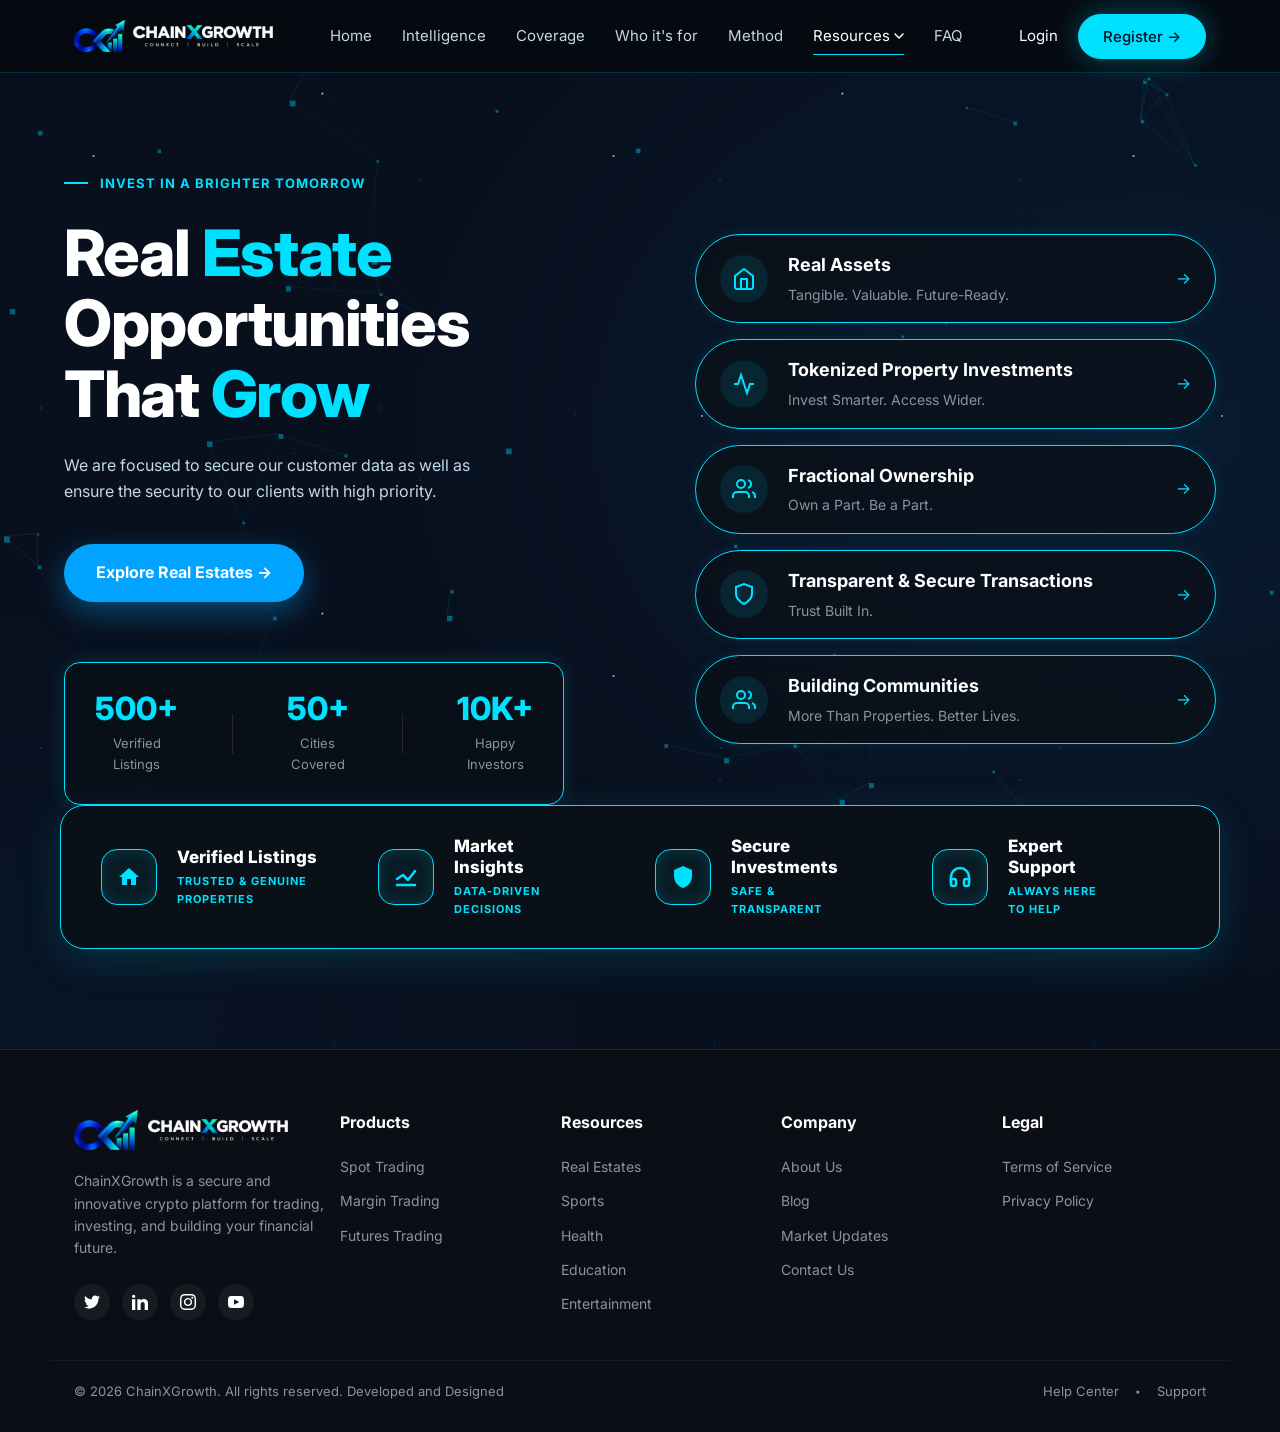
<file: blockwatch-ai/real-estates.html>
<!DOCTYPE html>
<html lang="en">

<head>
    <meta charset="utf-8">
    <meta name="viewport" content="width=device-width, initial-scale=1, viewport-fit=cover">
    <title>ChainXGrowth — the mind that reads Bitcoin</title>
    <meta name="description"
        content="One intelligence watching the Bitcoin mempool, miners, wallets and markets — every figure sourced, every decision yours.">
    <meta name="theme-color" content="#08101e">
    <meta property="og:title" content="ChainXGrowth — the mind that reads Bitcoin">
    <meta property="og:description" content="Sourced, on-chain intelligence. Information only — not financial advice.">
    <link rel="icon" href="assets/favicon_light.png" type="image/png">
    <link rel="preconnect" href="https://fonts.googleapis.com">
    <link rel="preconnect" href="https://fonts.gstatic.com" crossorigin>
    <link
        href="https://fonts.googleapis.com/css2?family=Fraunces:ital,opsz,wght@0,9..144,300;0,9..144,500;1,9..144,400&family=Inter:wght@400;500&family=JetBrains+Mono:wght@400&display=swap"
        rel="stylesheet">
    <link rel="stylesheet" href="css/base.css">
    <link rel="stylesheet" href="css/background.css">
    <link rel="stylesheet" href="css/components.css">
    <link rel="stylesheet" href="css/nav.css">
    <link rel="stylesheet" href="css/hero.css">
    <link rel="stylesheet" href="css/globe.css">
    <link rel="stylesheet" href="css/fabric.css">
    <link rel="stylesheet" href="css/features.css">
    <link rel="stylesheet" href="css/showcase.css">
    <link rel="stylesheet" href="css/teams.css">
    <link rel="stylesheet" href="css/method.css">
    <link rel="stylesheet" href="css/terminal.css">
    <link rel="stylesheet" href="css/pricing.css">
    <link rel="stylesheet" href="css/faq.css">
    <link rel="stylesheet" href="css/footer.css">
    <link rel="stylesheet" href="css/animations.css">
    <link rel="stylesheet" href="css/responsive.css">
    <style>
        @media (max-width: 768px) {
            h1 { font-size: 42px !important; }
            h2 { font-size: 36px !important; }
            
            .stats-box {
                padding: 24px !important;
                margin-top: -30px !important;
            }
            .stats-box > div {
                flex-basis: 100% !important;
                min-width: 100% !important;
            }
            .stats-box .divider {
                display: none !important;
            }
            
            a.pill-item {
                width: 100% !important;
                text-align: center !important;
                box-sizing: border-box;
            }
            
            .wrap[style*="gap:60px"],
            .wrap[style*="gap: 60px"] {
                gap: 30px !important;
            }
            
            .pill-item p {
                font-size: 13px !important;
            }
        }
    </style>
</head>

<body>
    <!-- Background network animation -->
    <canvas id="bg"></canvas>
    <a class="skip" href="#main">Skip to content</a>
    <nav>
        <div class="wrap"><a class="logo" href="index.html" style="display:flex; align-items:center; gap:8px;"><img
                    src="logo%20image/logo%20new.png" style="height:32px;"><img src="logo%20image/logo%20new%202.png"
                    alt="ChainXGrowth" style="height:22px;"></a>
            <div class="links"><a href="index.html">Home</a><a href="index.html#fabric">Intelligence</a><a
                    href="index.html#vantage">Coverage</a><a href="index.html#teams">Who it's for</a><a
                    href="index.html#method">Method</a><!-- <a href="#pricing">Pricing</a> -->
                    <div class="res-dropdown" style="position:relative; display:flex; align-items:center;" tabindex="0">
                        <a href="javascript:void(0)" data-toggle="true" class="on" style="display:flex; align-items:center; gap:4px; padding-bottom:6px;">Resources <svg width="10" height="6" viewBox="0 0 10 6" fill="none"><path d="M1 1L5 5L9 1" stroke="currentColor" stroke-width="1.5" stroke-linecap="round" stroke-linejoin="round"/></svg></a>
                        <div class="dropdown-content" style="position:absolute; top:calc(100% + 5px); left:50%; transform:translateX(-50%); background:#0b111a; border:1px solid rgba(255,255,255,0.05); border-radius:12px; min-width:200px; box-shadow:0 10px 40px rgba(0,0,0,0.5); display:none; flex-direction:column; padding:8px; z-index:100;">
                            <a href="real-estates.html" class="res-item" style="display:flex; align-items:center; gap:12px; padding:10px 12px; color:#c2d8e6; text-decoration:none; border-radius:8px; transition: background 0.2s, color 0.2s; border:none; border-bottom:none;">
                                <div style="width:32px; height:32px; border-radius:8px; background:#1e293b; display:flex; justify-content:center; align-items:center; color:#3a9bf8;">
                                    <svg width="16" height="16" viewBox="0 0 24 24" fill="none" stroke="currentColor" stroke-width="2" stroke-linecap="round" stroke-linejoin="round"><path d="M3 9l9-7 9 7v11a2 2 0 0 1-2 2H5a2 2 0 0 1-2-2z"></path><polyline points="9 22 9 12 15 12 15 22"></polyline></svg>
                                </div>
                                <span style="font-weight:500; font-size:14.5px;">Real Estates</span>
                            </a>
                            <a href="sports.html" class="res-item" style="display:flex; align-items:center; gap:12px; padding:10px 12px; color:#c2d8e6; text-decoration:none; border-radius:8px; transition: background 0.2s, color 0.2s; border:none; border-bottom:none;">
                                <div style="width:32px; height:32px; border-radius:8px; background:#1e293b; display:flex; justify-content:center; align-items:center; color:#3a9bf8;">
                                    <svg width="16" height="16" viewBox="0 0 24 24" fill="none" stroke="currentColor" stroke-width="2" stroke-linecap="round" stroke-linejoin="round"><path d="M6 9H4.5a2.5 2.5 0 0 1 0-5H6"></path><path d="M18 9h1.5a2.5 2.5 0 0 0 0-5H18"></path><path d="M4 22h16"></path><path d="M10 14.66V17c0 .55-.47.98-.97 1.21C7.85 18.75 7 20.24 7 22"></path><path d="M14 14.66V17c0 .55.47.98.97 1.21C16.15 18.75 17 20.24 17 22"></path><path d="M18 2H6v7a6 6 0 0 0 12 0V2Z"></path></svg>
                                </div>
                                <span style="font-weight:500; font-size:14.5px;">Sports</span>
                            </a>
                            <a href="health.html" class="res-item" style="display:flex; align-items:center; gap:12px; padding:10px 12px; color:#c2d8e6; text-decoration:none; border-radius:8px; transition: background 0.2s, color 0.2s; border:none; border-bottom:none;">
                                <div style="width:32px; height:32px; border-radius:8px; background:#1e293b; display:flex; justify-content:center; align-items:center; color:#3a9bf8;">
                                    <svg width="16" height="16" viewBox="0 0 24 24" fill="none" stroke="currentColor" stroke-width="2" stroke-linecap="round" stroke-linejoin="round"><path d="M19 14c1.49-1.46 3-3.21 3-5.5A5.5 5.5 0 0 0 16.5 3c-1.76 0-3 .5-4.5 2-1.5-1.5-2.74-2-4.5-2A5.5 5.5 0 0 0 2 8.5c0 2.3 1.5 4.05 3 5.5l7 7Z"></path><path d="M3.22 12H9.5l.5-1 2 4.5 2-7 1.5 3.5h5.27"></path></svg>
                                </div>
                                <span style="font-weight:500; font-size:14.5px;">Health</span>
                            </a>
                            <a href="education.html" class="res-item" style="display:flex; align-items:center; gap:12px; padding:10px 12px; color:#c2d8e6; text-decoration:none; border-radius:8px; transition: background 0.2s, color 0.2s; border:none; border-bottom:none;">
                                <div style="width:32px; height:32px; border-radius:8px; background:#1e293b; display:flex; justify-content:center; align-items:center; color:#3a9bf8;">
                                    <svg width="16" height="16" viewBox="0 0 24 24" fill="none" stroke="currentColor" stroke-width="2" stroke-linecap="round" stroke-linejoin="round"><path d="M22 10v6M2 10l10-5 10 5-10 5z"></path><path d="M6 12v5c3 3 9 3 12 0v-5"></path></svg>
                                </div>
                                <span style="font-weight:500; font-size:14.5px;">Education</span>
                            </a>
                            <a href="entertainment.html" class="res-item" style="display:flex; align-items:center; gap:12px; padding:10px 12px; color:#c2d8e6; text-decoration:none; border-radius:8px; transition: background 0.2s, color 0.2s; border:none; border-bottom:none;">
                                <div style="width:32px; height:32px; border-radius:8px; background:#1e293b; display:flex; justify-content:center; align-items:center; color:#3a9bf8;">
                                    <svg width="16" height="16" viewBox="0 0 24 24" fill="none" stroke="currentColor" stroke-width="2" stroke-linecap="round" stroke-linejoin="round"><rect width="20" height="20" x="2" y="2" rx="2.18" ry="2.18"></rect><line x1="7" x2="7" y1="2" y2="22"></line><line x1="17" x2="17" y1="2" y2="22"></line><line x1="2" x2="7" y1="12" y2="12"></line><line x1="2" x2="7" y1="7" y2="7"></line><line x1="2" x2="7" y1="17" y2="17"></line><line x1="17" x2="22" y1="12" y2="12"></line><line x1="17" x2="22" y1="7" y2="7"></line><line x1="17" x2="22" y1="17" y2="17"></line></svg>
                                </div>
                                <span style="font-weight:500; font-size:14.5px;">Entertainment</span>
                            </a>
                        </div>
                    </div><a
                    href="#faq">FAQ</a></div>
            <div class="navr"><a class="si" href="https://chainxgrowth.com/login">Login</a><a class="btn pri" href="https://chainxgrowth.com/register">Register →</a><button
                    class="menu" aria-label="Open menu" aria-expanded="false"><span></span><span></span></button></div>
        </div>
    </nav>

    <main id="main">
        <section style="position:relative; width:100%; display:flex; align-items:center; padding: 100px 0 60px; overflow:hidden;">
            <!-- Background Image -->
            <!-- Background Removed -->
            <!-- Gradient Overlay -->
            <!-- Gradient Overlay Removed to show background -->
            
            <div class="wrap" style="position:relative; z-index:2; display:flex; flex-wrap:wrap; align-items:center; gap:60px; justify-content:space-between; width:100%; max-width:1200px; margin: 0 auto;">
                
                <!-- Left Column -->
                <div style="flex: 1 1 500px; min-width:0;">
                    <div style="display:flex; align-items:center; gap:12px; margin-bottom:24px;">
                        <div style="width:24px; height:2px; background:var(--cy);"></div>
                        <span style="color:var(--cy); font-size:13px; font-weight:700; letter-spacing:1px; text-transform:uppercase;">Invest in a brighter tomorrow</span>
                    </div>
                    
                    <h1 style="font-family:var(--sans); font-size:64px; font-weight:800; line-height:1.1; margin-bottom:24px; color:#fff;">
                        Real <span style="color:#00e1ff;">Estate</span><br>
                        Opportunities<br>
                        That <span style="color:#00e1ff;">Grow</span>
                    </h1>
                    
                    <p style="color:#c2d8e6; font-size:16px; line-height:1.6; max-width:450px; margin-bottom:40px;">
                        We are focused to secure our customer data as well as ensure the security to our clients with high priority.
                    </p>
                    
                    <a href="index.html" style="display:inline-block; background:#00a3ff; color:#fff; font-weight:700; font-size:16px; padding:16px 32px; border-radius:99px; text-decoration:none; box-shadow:0 10px 30px rgba(0,163,255,0.4); transition: transform 0.2s, box-shadow 0.2s; margin-bottom: 60px;" onmouseover="this.style.transform='translateY(-2px)'; this.style.boxShadow='0 15px 40px rgba(0,163,255,0.6)';" onmouseout="this.style.transform='translateY(0)'; this.style.boxShadow='0 10px 30px rgba(0,163,255,0.4)';">
                        Explore Real Estates &rarr;
                    </a>
                    
                    <!-- Stats Box -->               <div class="stats-box" style="background:rgba(10,16,24,0.8); backdrop-filter:blur(10px); border:1px solid #00e1ff; border-radius:16px; padding:30px; display:flex; justify-content:space-between; align-items:center; box-shadow:0 0 20px rgba(0,225,255,0.15); max-width: 500px; flex-wrap:wrap; gap:20px;">
                        <div style="text-align:center;">
                            <div style="color:#00e1ff; font-size:32px; font-weight:800; font-family:var(--sans); line-height:1;">500+</div>
                            <div style="color:#8b949e; font-size:13px; margin-top:8px;">Verified<br>Listings</div>
                        </div>
                        <div style="width:1px; height:40px; background:rgba(255,255,255,0.1);"></div>
                        <div style="text-align:center;">
                            <div style="color:#00e1ff; font-size:32px; font-weight:800; font-family:var(--sans); line-height:1;">50+</div>
                            <div style="color:#8b949e; font-size:13px; margin-top:8px;">Cities<br>Covered</div>
                        </div>
                        <div style="width:1px; height:40px; background:rgba(255,255,255,0.1);"></div>
                        <div style="text-align:center;">
                            <div style="color:#00e1ff; font-size:32px; font-weight:800; font-family:var(--sans); line-height:1;">10K+</div>
                            <div style="color:#8b949e; font-size:13px; margin-top:8px;">Happy<br>Investors</div>
                        </div>
                    </div>
                </div>
                
                <!-- Right Column: Pill List -->
                <div style="flex: 1 1 450px; min-width:0; display:flex; flex-direction:column; gap:16px;">
                    <!-- Item 1 -->
                    <div class="pill-item" style="width: 100%; background:rgba(10,16,24,0.75); backdrop-filter:blur(10px); border:1px solid #00e1ff; border-radius:99px; padding:16px 24px; display:flex; align-items:center; gap:20px; box-shadow:0 0 15px rgba(0,225,255,0.1); cursor:pointer; transition:transform 0.2s, background 0.2s;" onmouseover="this.style.transform='translateX(-10px)'; this.style.background='rgba(10,16,24,0.95)';" onmouseout="this.style.transform='translateX(0)'; this.style.background='rgba(10,16,24,0.75)';">
                        <div style="width:48px; height:48px; border-radius:50%; background:rgba(0,225,255,0.1); display:flex; justify-content:center; align-items:center; color:#00e1ff; flex-shrink:0;">
                            <svg width="24" height="24" viewBox="0 0 24 24" fill="none" stroke="currentColor" stroke-width="2"><path d="M3 9l9-7 9 7v11a2 2 0 0 1-2 2H5a2 2 0 0 1-2-2z"></path><polyline points="9 22 9 12 15 12 15 22"></polyline></svg>
                        </div>
                        <div style="flex:1;">
                            <h4 style="color:#fff; font-size:18px; font-weight:700; font-family:var(--sans); margin:0 0 4px;">Real Assets</h4>
                            <p style="color:#8b949e; font-size:14px; margin:0;">Tangible. Valuable. Future-Ready.</p>
                        </div>
                        <div style="color:#00e1ff;">&rarr;</div>
                    </div>
    
                    <!-- Item 2 -->
                    <div class="pill-item" style="width: 100%; background:rgba(10,16,24,0.75); backdrop-filter:blur(10px); border:1px solid #00e1ff; border-radius:99px; padding:16px 24px; display:flex; align-items:center; gap:20px; box-shadow:0 0 15px rgba(0,225,255,0.1); cursor:pointer; transition:transform 0.2s, background 0.2s;" onmouseover="this.style.transform='translateX(-10px)'; this.style.background='rgba(10,16,24,0.95)';" onmouseout="this.style.transform='translateX(0)'; this.style.background='rgba(10,16,24,0.75)';">
                        <div style="width:48px; height:48px; border-radius:50%; background:rgba(0,225,255,0.1); display:flex; justify-content:center; align-items:center; color:#00e1ff; flex-shrink:0;">
                            <svg width="24" height="24" viewBox="0 0 24 24" fill="none" stroke="currentColor" stroke-width="2"><polyline points="22 12 18 12 15 21 9 3 6 12 2 12"></polyline></svg>
                        </div>
                        <div style="flex:1;">
                            <h4 style="color:#fff; font-size:18px; font-weight:700; font-family:var(--sans); margin:0 0 4px;">Tokenized Property Investments</h4>
                            <p style="color:#8b949e; font-size:14px; margin:0;">Invest Smarter. Access Wider.</p>
                        </div>
                        <div style="color:#00e1ff;">&rarr;</div>
                    </div>
    
                    <!-- Item 3 -->
                    <div class="pill-item" style="width: 100%; background:rgba(10,16,24,0.75); backdrop-filter:blur(10px); border:1px solid #00e1ff; border-radius:99px; padding:16px 24px; display:flex; align-items:center; gap:20px; box-shadow:0 0 15px rgba(0,225,255,0.1); cursor:pointer; transition:transform 0.2s, background 0.2s;" onmouseover="this.style.transform='translateX(-10px)'; this.style.background='rgba(10,16,24,0.95)';" onmouseout="this.style.transform='translateX(0)'; this.style.background='rgba(10,16,24,0.75)';">
                        <div style="width:48px; height:48px; border-radius:50%; background:rgba(0,225,255,0.1); display:flex; justify-content:center; align-items:center; color:#00e1ff; flex-shrink:0;">
                            <svg width="24" height="24" viewBox="0 0 24 24" fill="none" stroke="currentColor" stroke-width="2"><path d="M17 21v-2a4 4 0 0 0-4-4H5a4 4 0 0 0-4 4v2"></path><circle cx="9" cy="7" r="4"></circle><path d="M23 21v-2a4 4 0 0 0-3-3.87"></path><path d="M16 3.13a4 4 0 0 1 0 7.75"></path></svg>
                        </div>
                        <div style="flex:1;">
                            <h4 style="color:#fff; font-size:18px; font-weight:700; font-family:var(--sans); margin:0 0 4px;">Fractional Ownership</h4>
                            <p style="color:#8b949e; font-size:14px; margin:0;">Own a Part. Be a Part.</p>
                        </div>
                        <div style="color:#00e1ff;">&rarr;</div>
                    </div>
    
                    <!-- Item 4 -->
                    <div class="pill-item" style="width: 100%; background:rgba(10,16,24,0.75); backdrop-filter:blur(10px); border:1px solid #00e1ff; border-radius:99px; padding:16px 24px; display:flex; align-items:center; gap:20px; box-shadow:0 0 15px rgba(0,225,255,0.1); cursor:pointer; transition:transform 0.2s, background 0.2s;" onmouseover="this.style.transform='translateX(-10px)'; this.style.background='rgba(10,16,24,0.95)';" onmouseout="this.style.transform='translateX(0)'; this.style.background='rgba(10,16,24,0.75)';">
                        <div style="width:48px; height:48px; border-radius:50%; background:rgba(0,225,255,0.1); display:flex; justify-content:center; align-items:center; color:#00e1ff; flex-shrink:0;">
                            <svg width="24" height="24" viewBox="0 0 24 24" fill="none" stroke="currentColor" stroke-width="2"><path d="M12 22s8-4 8-10V5l-8-3-8 3v7c0 6 8 10 8 10z"></path></svg>
                        </div>
                        <div style="flex:1;">
                            <h4 style="color:#fff; font-size:18px; font-weight:700; font-family:var(--sans); margin:0 0 4px;">Transparent & Secure Transactions</h4>
                            <p style="color:#8b949e; font-size:14px; margin:0;">Trust Built In.</p>
                        </div>
                        <div style="color:#00e1ff;">&rarr;</div>
                    </div>
    
                    <!-- Item 5 -->
                    <div class="pill-item" style="width: 100%; background:rgba(10,16,24,0.75); backdrop-filter:blur(10px); border:1px solid #00e1ff; border-radius:99px; padding:16px 24px; display:flex; align-items:center; gap:20px; box-shadow:0 0 15px rgba(0,225,255,0.1); cursor:pointer; transition:transform 0.2s, background 0.2s;" onmouseover="this.style.transform='translateX(-10px)'; this.style.background='rgba(10,16,24,0.95)';" onmouseout="this.style.transform='translateX(0)'; this.style.background='rgba(10,16,24,0.75)';">
                        <div style="width:48px; height:48px; border-radius:50%; background:rgba(0,225,255,0.1); display:flex; justify-content:center; align-items:center; color:#00e1ff; flex-shrink:0;">
                            <svg width="24" height="24" viewBox="0 0 24 24" fill="none" stroke="currentColor" stroke-width="2"><path d="M17 21v-2a4 4 0 0 0-4-4H5a4 4 0 0 0-4 4v2"></path><circle cx="9" cy="7" r="4"></circle><path d="M23 21v-2a4 4 0 0 0-3-3.87"></path><path d="M16 3.13a4 4 0 0 1 0 7.75"></path></svg>
                        </div>
                        <div style="flex:1;">
                            <h4 style="color:#fff; font-size:18px; font-weight:700; font-family:var(--sans); margin:0 0 4px;">Building Communities</h4>
                            <p style="color:#8b949e; font-size:14px; margin:0;">More Than Properties. Better Lives.</p>
                        </div>
                        <div style="color:#00e1ff;">&rarr;</div>
                    </div>
                </div>
                
            </div>
        </section>

        <section style="position:relative; z-index:10; max-width:1200px; margin:-60px auto 100px; padding:0 20px;">
            <div class="stats-box" style="background:#0a1018; border:1px solid #00e1ff; border-radius:24px; padding:30px 40px; display:flex; justify-content:space-between; align-items:center; flex-wrap:wrap; gap:30px; box-shadow:0 10px 40px rgba(0,225,255,0.15);">
                
                <!-- Item 1 -->
                <div style="display:flex; align-items:center; gap:20px; flex:1; min-width:200px;">
                    <div style="width:56px; height:56px; border-radius:16px; border:1px solid #00e1ff; display:flex; justify-content:center; align-items:center; color:#00e1ff; background:rgba(0,225,255,0.05); flex-shrink:0; box-shadow: inset 0 0 15px rgba(0,225,255,0.15);">
                        <svg width="24" height="24" viewBox="0 0 24 24" fill="currentColor"><path d="M10 20v-6h4v6h5v-8h3L12 3 2 12h3v8z"/></svg>
                    </div>
                    <div>
                        <div style="color:#fff; font-size:17px; font-weight:800; font-family:var(--sans); margin-bottom:6px; line-height:1.2;">Verified Listings</div>
                        <div style="color:#00e1ff; font-size:11px; font-weight:700; letter-spacing:1px; text-transform:uppercase;">Trusted & Genuine<br>Properties</div>
                    </div>
                </div>
        
                <!-- Item 2 -->
                <div style="display:flex; align-items:center; gap:20px; flex:1; min-width:200px;">
                    <div style="width:56px; height:56px; border-radius:16px; border:1px solid #00e1ff; display:flex; justify-content:center; align-items:center; color:#00e1ff; background:rgba(0,225,255,0.05); flex-shrink:0; box-shadow: inset 0 0 15px rgba(0,225,255,0.15);">
                        <svg width="24" height="24" viewBox="0 0 24 24" fill="none" stroke="currentColor" stroke-width="2.5" stroke-linecap="round" stroke-linejoin="round"><polyline points="3 20 21 20"></polyline><polyline points="3 14 9 10 14 15 21 6"></polyline></svg>
                    </div>
                    <div>
                        <div style="color:#fff; font-size:17px; font-weight:800; font-family:var(--sans); margin-bottom:6px; line-height:1.2;">Market<br>Insights</div>
                        <div style="color:#00e1ff; font-size:11px; font-weight:700; letter-spacing:1px; text-transform:uppercase;">Data-Driven<br>Decisions</div>
                    </div>
                </div>
        
                <!-- Item 3 -->
                <div style="display:flex; align-items:center; gap:20px; flex:1; min-width:200px;">
                    <div style="width:56px; height:56px; border-radius:16px; border:1px solid #00e1ff; display:flex; justify-content:center; align-items:center; color:#00e1ff; background:rgba(0,225,255,0.05); flex-shrink:0; box-shadow: inset 0 0 15px rgba(0,225,255,0.15);">
                        <svg width="24" height="24" viewBox="0 0 24 24" fill="currentColor"><path d="M12 1L3 5v6c0 5.55 3.84 10.74 9 12 5.16-1.26 9-6.45 9-12V5l-9-4z"/></svg>
                    </div>
                    <div>
                        <div style="color:#fff; font-size:17px; font-weight:800; font-family:var(--sans); margin-bottom:6px; line-height:1.2;">Secure<br>Investments</div>
                        <div style="color:#00e1ff; font-size:11px; font-weight:700; letter-spacing:1px; text-transform:uppercase;">Safe &<br>Transparent</div>
                    </div>
                </div>
        
                <!-- Item 4 -->
                <div style="display:flex; align-items:center; gap:20px; flex:1; min-width:200px;">
                    <div style="width:56px; height:56px; border-radius:16px; border:1px solid #00e1ff; display:flex; justify-content:center; align-items:center; color:#00e1ff; background:rgba(0,225,255,0.05); flex-shrink:0; box-shadow: inset 0 0 15px rgba(0,225,255,0.15);">
                        <svg width="24" height="24" viewBox="0 0 24 24" fill="none" stroke="currentColor" stroke-width="2.5" stroke-linecap="round" stroke-linejoin="round"><path d="M3 18v-6a9 9 0 0 1 18 0v6"></path><path d="M21 19a2 2 0 0 1-2 2h-1a2 2 0 0 1-2-2v-3a2 2 0 0 1 2-2h3zM3 19a2 2 0 0 0 2 2h1a2 2 0 0 0 2-2v-3a2 2 0 0 0-2-2H3z"></path></svg>
                    </div>
                    <div>
                        <div style="color:#fff; font-size:17px; font-weight:800; font-family:var(--sans); margin-bottom:6px; line-height:1.2;">Expert<br>Support</div>
                        <div style="color:#00e1ff; font-size:11px; font-weight:700; letter-spacing:1px; text-transform:uppercase;">Always Here<br>To Help</div>
                    </div>
                </div>
        
            </div>
        </section>
    </main>
    <style id="footer-styles">
.footer-social:hover { background: #1f2937 !important; }
.footer-link:hover { color: #fff !important; }
/* Responsive Footer */
.footer-wrap { gap: 40px; }
.footer-col { margin-bottom: 0; }
@media (max-width: 768px) {
    .footer-wrap { gap: 24px !important; flex-direction: column; }
    .footer-wrap > div { min-width: 100% !important; max-width: 100% !important; }
    .footer-col h4 { margin-bottom: 12px !important; }
    .footer-col ul { gap: 8px !important; }
    footer { padding: 40px 0 20px !important; }
    .footer-bottom { flex-direction: column; gap: 12px !important; text-align: center; }
}
@media (min-width: 769px) and (max-width: 1024px) {
    .footer-wrap { gap: 24px !important; }
}
</style>
<footer style="background-color: #0b0e14; padding: 60px 0 30px; font-family: var(--sans);">
        <div class="wrap"
            class="footer-wrap" style="display:flex; justify-content:space-between; flex-wrap:wrap; padding-bottom: 40px; border-bottom: 1px solid rgba(255,255,255,0.05); margin-bottom: 20px;">

            <div class="footer-col" style="flex:1; min-width: 250px; max-width: 320px;">
                <a href="javascript:void(0)"
                    style="display:flex; align-items:center; gap:10px; margin-bottom: 20px; text-decoration:none;">
                    <img src="logo%20image/logo%20new.png" style="height:40px;">
                    <img src="logo%20image/logo%20new%202.png" alt="ChainXGrowth" style="height:22px;">
                </a>
                <p style="color:#8b949e; font-size: 14px; line-height:1.6; margin-bottom: 24px;">ChainXGrowth is a
                    secure and innovative crypto platform for trading, investing, and building your financial future.
                </p>
                <div style="display:flex; gap:12px;">
                    <a href="javascript:void(0)"
                        style="width:36px; height:36px; border-radius:50%; background:#161b22; display:grid; place-items:center; color:#fff; transition: background 0.2s;"
                        class="footer-social"><svg
                            width="16" height="16" viewBox="0 0 24 24" fill="currentColor">
                            <path
                                d="M24 4.557c-.883.392-1.832.656-2.828.775 1.017-.609 1.798-1.574 2.165-2.724-.951.564-2.005.974-3.127 1.195-.897-.957-2.178-1.555-3.594-1.555-3.179 0-5.515 2.966-4.797 6.045-4.091-.205-7.719-2.165-10.148-5.144-1.29 2.213-.669 5.108 1.523 6.574-.806-.026-1.566-.247-2.229-.616-.054 2.281 1.581 4.415 3.949 4.89-.693.188-1.452.232-2.224.084.626 1.956 2.444 3.379 4.6 3.419-2.07 1.623-4.678 2.348-7.29 2.04 2.179 1.397 4.768 2.212 7.548 2.212 9.142 0 14.307-7.721 13.995-14.646.962-.695 1.797-1.562 2.457-2.549z" />
                        </svg></a>
                    <a href="javascript:void(0)"
                        style="width:36px; height:36px; border-radius:50%; background:#161b22; display:grid; place-items:center; color:#fff; transition: background 0.2s;"
                        class="footer-social"><svg
                            width="16" height="16" viewBox="0 0 24 24" fill="currentColor">
                            <path
                                d="M4.98 3.5c0 1.381-1.11 2.5-2.48 2.5s-2.48-1.119-2.48-2.5c0-1.38 1.11-2.5 2.48-2.5s2.48 1.12 2.48 2.5zm.02 4.5h-5v16h5v-16zm7.982 0h-4.968v16h4.969v-8.399c0-4.67 6.029-5.052 6.029 0v8.399h4.988v-10.131c0-7.88-8.922-7.593-11.018-3.714v-2.155z" />
                        </svg></a>
                    <a href="javascript:void(0)"
                        style="width:36px; height:36px; border-radius:50%; background:#161b22; display:grid; place-items:center; color:#fff; transition: background 0.2s;"
                        class="footer-social"><svg
                            width="16" height="16" viewBox="0 0 24 24" fill="currentColor">
                            <path
                                d="M12 2.163c3.204 0 3.584.012 4.85.07 3.252.148 4.771 1.691 4.919 4.919.058 1.265.069 1.645.069 4.849 0 3.205-.012 3.584-.069 4.849-.149 3.225-1.664 4.771-4.919 4.919-1.266.058-1.644.07-4.85.07-3.204 0-3.584-.012-4.849-.07-3.26-.149-4.771-1.699-4.919-4.92-.058-1.265-.07-1.644-.07-4.849 0-3.204.013-3.583.07-4.849.149-3.227 1.664-4.771 4.919-4.919 1.266-.057 1.645-.069 4.849-.069zm0-2.163c-3.259 0-3.667.014-4.947.072-4.358.2-6.78 2.618-6.98 6.98-.059 1.281-.073 1.689-.073 4.948 0 3.259.014 3.668.072 4.948.2 4.358 2.618 6.78 6.98 6.98 1.281.058 1.689.072 4.948.072 3.259 0 3.668-.014 4.948-.072 4.354-.2 6.782-2.618 6.979-6.98.059-1.28.073-1.689.073-4.948 0-3.259-.014-3.667-.072-4.947-.196-4.354-2.617-6.78-6.979-6.98-1.281-.059-1.69-.073-4.949-.073zm0 5.838c-3.403 0-6.162 2.759-6.162 6.162s2.759 6.163 6.162 6.163 6.162-2.759 6.162-6.163c0-3.403-2.759-6.162-6.162-6.162zm0 10.162c-2.209 0-4-1.79-4-4 0-2.209 1.791-4 4-4s4 1.791 4 4c0 2.21-1.791 4-4 4zm6.406-11.845c-.796 0-1.441.645-1.441 1.44s.645 1.44 1.441 1.44c.795 0 1.439-.645 1.439-1.44s-.644-1.44-1.439-1.44z" />
                        </svg></a>
                    <a href="javascript:void(0)"
                        style="width:36px; height:36px; border-radius:50%; background:#161b22; display:grid; place-items:center; color:#fff; transition: background 0.2s;"
                        class="footer-social"><svg
                            width="16" height="16" viewBox="0 0 24 24" fill="currentColor">
                            <path
                                d="M19.615 3.184c-3.604-.246-11.631-.245-15.23 0-3.897.266-4.356 2.62-4.385 8.816.029 6.185.484 8.549 4.385 8.816 3.6.245 11.626.246 15.23 0 3.897-.266 4.356-2.62 4.385-8.816-.029-6.185-.484-8.549-4.385-8.816zm-10.615 12.816v-8l8 3.993-8 4.007z" />
                        </svg></a>
                </div>
            </div>

            <div class="footer-col" style="flex:1; min-width: 150px;">
                <h4 style="color:#fff; font-weight:700; font-size:16px; margin:0 0 20px;">Products</h4>
                <ul style="list-style:none; padding:0; margin:0; display:flex; flex-direction:column; gap:12px;">
                    <li><a href="https://chainxgrowth.com/register" style="color:#8b949e; font-size:14px; text-decoration:none; transition: color 0.2s;"
                            class="footer-link">Spot
                            Trading</a></li>
                    <li><a href="https://chainxgrowth.com/register" style="color:#8b949e; font-size:14px; text-decoration:none; transition: color 0.2s;"
                            class="footer-link">Margin
                            Trading</a></li>
                    <li><a href="https://chainxgrowth.com/register" style="color:#8b949e; font-size:14px; text-decoration:none; transition: color 0.2s;"
                            class="footer-link">Futures
                            Trading</a></li>
                </ul>
            </div>

            <div class="footer-col" style="flex:1; min-width: 150px;">
                <h4 style="color:#fff; font-weight:700; font-size:16px; margin:0 0 20px;">Resources</h4>
                <ul style="list-style:none; padding:0; margin:0; display:flex; flex-direction:column; gap:12px;">
                    
                    <li><a href="real-estates.html" style="color:#8b949e; font-size:14px; text-decoration:none; transition: color 0.2s;" class="footer-link">Real Estates</a></li>
                    <li><a href="sports.html" style="color:#8b949e; font-size:14px; text-decoration:none; transition: color 0.2s;" class="footer-link">Sports</a></li>
                    <li><a href="health.html" style="color:#8b949e; font-size:14px; text-decoration:none; transition: color 0.2s;" class="footer-link">Health</a></li>
                    <li><a href="education.html" style="color:#8b949e; font-size:14px; text-decoration:none; transition: color 0.2s;" class="footer-link">Education</a></li>
                    <li><a href="entertainment.html" style="color:#8b949e; font-size:14px; text-decoration:none; transition: color 0.2s;" class="footer-link">Entertainment</a></li>
                </ul>
            </div>

            <div class="footer-col" style="flex:1; min-width: 150px;">
                <h4 style="color:#fff; font-weight:700; font-size:16px; margin:0 0 20px;">Company</h4>
                <ul style="list-style:none; padding:0; margin:0; display:flex; flex-direction:column; gap:12px;">
                    <li><a href="about.html" style="color:#8b949e; font-size:14px; text-decoration:none; transition: color 0.2s;" class="footer-link">About Us</a></li>
                    <li><a href="javascript:void(0)" style="color:#8b949e; font-size:14px; text-decoration:none; transition: color 0.2s;" class="footer-link">Blog</a></li>
                    <li><a href="index.html#market-overview" style="color:#8b949e; font-size:14px; text-decoration:none; transition: color 0.2s;" class="footer-link">Market Updates</a></li>
                    <li><a href="mailto:info@chainxgrowth.com" style="color:#8b949e; font-size:14px; text-decoration:none; transition: color 0.2s;" class="footer-link">Contact Us</a></li>
                </ul>
            </div>

            <div class="footer-col" style="flex:1; min-width: 160px;">
                <h4 style="color:#fff; font-weight:700; font-size:16px; margin:0 0 20px;">Legal</h4>
                <ul style="list-style:none; padding:0; margin:0; display:flex; flex-direction:column; gap:12px;">
                    <li><a href="terms.html" style="color:#8b949e; font-size:14px; text-decoration:none; transition: color 0.2s;" class="footer-link">Terms of Service</a></li>
                    <li><a href="privacy.html" style="color:#8b949e; font-size:14px; text-decoration:none; transition: color 0.2s;" class="footer-link">Privacy Policy</a></li>
                </ul>
            </div>
        </div>

        <div class="wrap footer-bottom" style="display:flex; justify-content:space-between; flex-wrap:wrap; gap:16px; font-size:13px; color:#8b949e; align-items:center;">
            <span>© 2026 ChainXGrowth. All rights reserved. <a href="https://jan-war.vercel.app/" target="_blank" rel="noopener noreferrer" style="color: inherit; text-decoration: none; transition: color 0.2s;" class="footer-link">Developed and Designed</a></span>
            <div style="display:flex; gap:16px; align-items:center;">
                <a href="mailto:info@chainxgrowth.com" style="color:#8b949e; text-decoration:none; transition: color 0.2s;" class="footer-link">Help Center</a>
                <span style="font-size:10px;">&#8226;</span>
                <a href="mailto:info@chainxgrowth.com" style="color:#8b949e; text-decoration:none; transition: color 0.2s;" class="footer-link">Support</a>
            </div>
        </div>
    </footer>

    <script src="js/utils.js"></script>
    <script src="js/nav.js"></script>
    <script src="js/typewriter.js"></script>
    <script src="js/chips.js"></script>
    <script src="js/reveal.js"></script>
    <script src="js/spotlight.js"></script>
    <script src="js/counter.js"></script>
    <script src="js/parallax.js"></script>
    <script src="js/decor.js"></script>
    <script src="js/pricing-flip.js"></script>
    <script src="js/network-bg.js"></script>
</body>

</html>
</file>
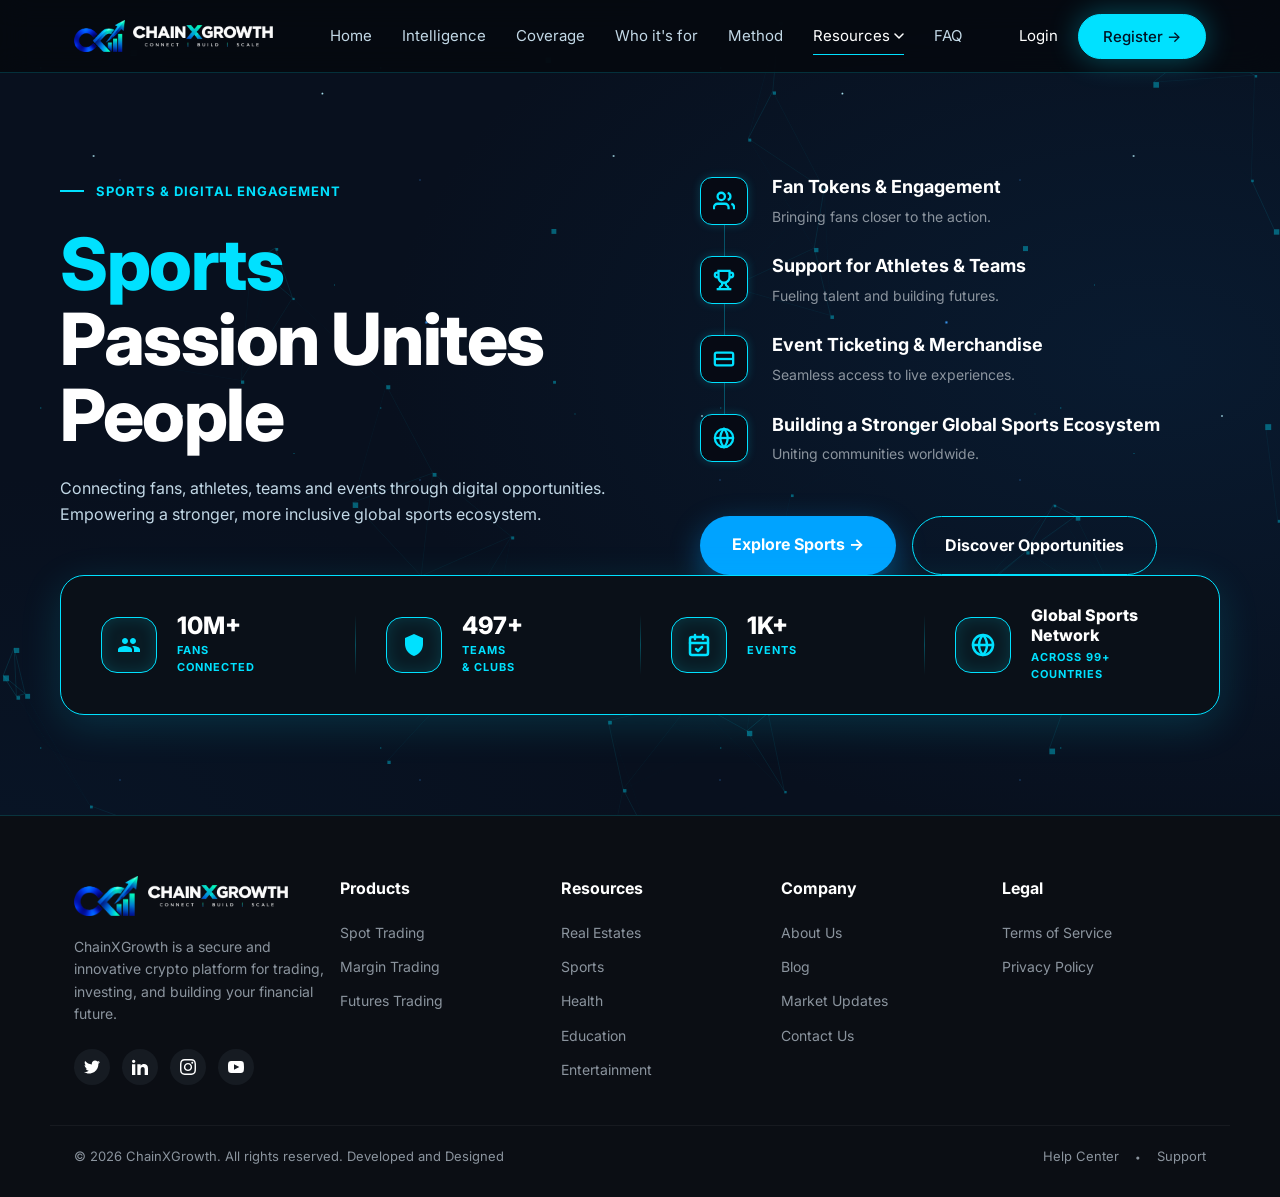
<file: blockwatch-ai/sports.html>
<!DOCTYPE html>
<html lang="en">

<head>
    <meta charset="utf-8">
    <meta name="viewport" content="width=device-width, initial-scale=1, viewport-fit=cover">
    <title>ChainXGrowth — the mind that reads Bitcoin</title>
    <meta name="description"
        content="One intelligence watching the Bitcoin mempool, miners, wallets and markets — every figure sourced, every decision yours.">
    <meta name="theme-color" content="#08101e">
    <meta property="og:title" content="ChainXGrowth — the mind that reads Bitcoin">
    <meta property="og:description" content="Sourced, on-chain intelligence. Information only — not financial advice.">
    <link rel="icon" href="assets/favicon_light.png" type="image/png">
    <link rel="preconnect" href="https://fonts.googleapis.com">
    <link rel="preconnect" href="https://fonts.gstatic.com" crossorigin>
    <link
        href="https://fonts.googleapis.com/css2?family=Fraunces:ital,opsz,wght@0,9..144,300;0,9..144,500;1,9..144,400&family=Inter:wght@400;500&family=JetBrains+Mono:wght@400&display=swap"
        rel="stylesheet">
    <link rel="stylesheet" href="css/base.css">
    <link rel="stylesheet" href="css/background.css">
    <link rel="stylesheet" href="css/components.css">
    <link rel="stylesheet" href="css/nav.css">
    <link rel="stylesheet" href="css/hero.css">
    <link rel="stylesheet" href="css/globe.css">
    <link rel="stylesheet" href="css/fabric.css">
    <link rel="stylesheet" href="css/features.css">
    <link rel="stylesheet" href="css/showcase.css">
    <link rel="stylesheet" href="css/teams.css">
    <link rel="stylesheet" href="css/method.css">
    <link rel="stylesheet" href="css/terminal.css">
    <link rel="stylesheet" href="css/pricing.css">
    <link rel="stylesheet" href="css/faq.css">
    <link rel="stylesheet" href="css/footer.css">
    <link rel="stylesheet" href="css/animations.css">
    <link rel="stylesheet" href="css/responsive.css">
    <style>
        @media (max-width: 768px) {
            h1 { font-size: 42px !important; }
            h2 { font-size: 36px !important; }
            
            .stats-box {
                padding: 24px !important;
                margin-top: -30px !important;
            }
            .stats-box > div {
                flex-basis: 100% !important;
                min-width: 100% !important;
            }
            .stats-box .divider {
                display: none !important;
            }
            
            a.pill-item {
                width: 100% !important;
                text-align: center !important;
                box-sizing: border-box;
            }
            
            .wrap[style*="gap:60px"],
            .wrap[style*="gap: 60px"] {
                gap: 30px !important;
            }
            
            .pill-item p {
                font-size: 13px !important;
            }
        }
    </style>
</head>

<body>
    <!-- Background network animation -->
    <canvas id="bg"></canvas>
    <a class="skip" href="#main">Skip to content</a>
    <nav>
        <div class="wrap"><a class="logo" href="index.html" style="display:flex; align-items:center; gap:8px;"><img
                    src="logo%20image/logo%20new.png" style="height:32px;"><img src="logo%20image/logo%20new%202.png"
                    alt="ChainXGrowth" style="height:22px;"></a>
            <div class="links"><a href="index.html">Home</a><a href="index.html#fabric">Intelligence</a><a
                    href="index.html#vantage">Coverage</a><a href="index.html#teams">Who it's for</a><a
                    href="index.html#method">Method</a><!-- <a href="#pricing">Pricing</a> -->
                    <div class="res-dropdown" style="position:relative; display:flex; align-items:center;" tabindex="0">
                        <a href="javascript:void(0)" data-toggle="true" class="on" style="display:flex; align-items:center; gap:4px; padding-bottom:6px;">Resources <svg width="10" height="6" viewBox="0 0 10 6" fill="none"><path d="M1 1L5 5L9 1" stroke="currentColor" stroke-width="1.5" stroke-linecap="round" stroke-linejoin="round"/></svg></a>
                        <div class="dropdown-content" style ="position:absolute; top:calc(100% + 5px); left:50%; transform:translateX(-50%); background:#0b111a; border:1px solid rgba(255,255,255,0.05); border-radius:12px; min-width:200px; box-shadow:0 10px 40px rgba(0,0,0,0.5); display:none; flex-direction:column; padding:8px; z-index:100;">
                            <a href="real-estates.html" class="res-item" style="display:flex; align-items:center; gap:12px; padding:10px 12px; color:#c2d8e6; text-decoration:none; border-radius:8px; transition: background 0.2s, color 0.2s; border:none; border-bottom:none;">
                                <div style="width:32px; height:32px; border-radius:8px; background:#1e293b; display:flex; justify-content:center; align-items:center; color:#3a9bf8;">
                                    <svg width="16" height="16" viewBox="0 0 24 24" fill="none" stroke="currentColor" stroke-width="2" stroke-linecap="round" stroke-linejoin="round"><path d="M3 9l9-7 9 7v11a2 2 0 0 1-2 2H5a2 2 0 0 1-2-2z"></path><polyline points="9 22 9 12 15 12 15 22"></polyline></svg>
                                </div>
                                <span style="font-weight:500; font-size:14.5px;">Real Estates</span>
                            </a>
                            <a href="sports.html" class="res-item" style="display:flex; align-items:center; gap:12px; padding:10px 12px; color:#c2d8e6; text-decoration:none; border-radius:8px; transition: background 0.2s, color 0.2s; border:none; border-bottom:none;">
                                <div style="width:32px; height:32px; border-radius:8px; background:#1e293b; display:flex; justify-content:center; align-items:center; color:#3a9bf8;">
                                    <svg width="16" height="16" viewBox="0 0 24 24" fill="none" stroke="currentColor" stroke-width="2" stroke-linecap="round" stroke-linejoin="round"><path d="M6 9H4.5a2.5 2.5 0 0 1 0-5H6"></path><path d="M18 9h1.5a2.5 2.5 0 0 0 0-5H18"></path><path d="M4 22h16"></path><path d="M10 14.66V17c0 .55-.47.98-.97 1.21C7.85 18.75 7 20.24 7 22"></path><path d="M14 14.66V17c0 .55.47.98.97 1.21C16.15 18.75 17 20.24 17 22"></path><path d="M18 2H6v7a6 6 0 0 0 12 0V2Z"></path></svg>
                                </div>
                                <span style="font-weight:500; font-size:14.5px;">Sports</span>
                            </a>
                            <a href="health.html" class="res-item" style="display:flex; align-items:center; gap:12px; padding:10px 12px; color:#c2d8e6; text-decoration:none; border-radius:8px; transition: background 0.2s, color 0.2s; border:none; border-bottom:none;">
                                <div style="width:32px; height:32px; border-radius:8px; background:#1e293b; display:flex; justify-content:center; align-items:center; color:#3a9bf8;">
                                    <svg width="16" height="16" viewBox="0 0 24 24" fill="none" stroke="currentColor" stroke-width="2" stroke-linecap="round" stroke-linejoin="round"><path d="M19 14c1.49-1.46 3-3.21 3-5.5A5.5 5.5 0 0 0 16.5 3c-1.76 0-3 .5-4.5 2-1.5-1.5-2.74-2-4.5-2A5.5 5.5 0 0 0 2 8.5c0 2.3 1.5 4.05 3 5.5l7 7Z"></path><path d="M3.22 12H9.5l.5-1 2 4.5 2-7 1.5 3.5h5.27"></path></svg>
                                </div>
                                <span style="font-weight:500; font-size:14.5px;">Health</span>
                            </a>
                            <a href="education.html" class="res-item" style="display:flex; align-items:center; gap:12px; padding:10px 12px; color:#c2d8e6; text-decoration:none; border-radius:8px; transition: background 0.2s, color 0.2s; border:none; border-bottom:none;">
                                <div style="width:32px; height:32px; border-radius:8px; background:#1e293b; display:flex; justify-content:center; align-items:center; color:#3a9bf8;">
                                    <svg width="16" height="16" viewBox="0 0 24 24" fill="none" stroke="currentColor" stroke-width="2" stroke-linecap="round" stroke-linejoin="round"><path d="M22 10v6M2 10l10-5 10 5-10 5z"></path><path d="M6 12v5c3 3 9 3 12 0v-5"></path></svg>
                                </div>
                                <span style="font-weight:500; font-size:14.5px;">Education</span>
                            </a>
                            <a href="entertainment.html" class="res-item" style="display:flex; align-items:center; gap:12px; padding:10px 12px; color:#c2d8e6; text-decoration:none; border-radius:8px; transition: background 0.2s, color 0.2s; border:none; border-bottom:none;">
                                <div style="width:32px; height:32px; border-radius:8px; background:#1e293b; display:flex; justify-content:center; align-items:center; color:#3a9bf8;">
                                    <svg width="16" height="16" viewBox="0 0 24 24" fill="none" stroke="currentColor" stroke-width="2" stroke-linecap="round" stroke-linejoin="round"><rect width="20" height="20" x="2" y="2" rx="2.18" ry="2.18"></rect><line x1="7" x2="7" y1="2" y2="22"></line><line x1="17" x2="17" y1="2" y2="22"></line><line x1="2" x2="7" y1="12" y2="12"></line><line x1="2" x2="7" y1="7" y2="7"></line><line x1="2" x2="7" y1="17" y2="17"></line><line x1="17" x2="22" y1="12" y2="12"></line><line x1="17" x2="22" y1="7" y2="7"></line><line x1="17" x2="22" y1="17" y2="17"></line></svg>
                                </div>
                                <span style="font-weight:500; font-size:14.5px;">Entertainment</span>
                            </a>
                        </div>
                    </div><a
                    href="#faq">FAQ</a></div>
            <div class="navr"><a class="si" href="https://chainxgrowth.com/login">Login</a><a class="btn pri" href="https://chainxgrowth.com/register">Register →</a><button
                    class="menu" aria-label="Open menu" aria-expanded="false"><span></span><span></span></button></div>
        </div>
    </nav>

        <main id="main">
        <section style="position:relative; width:100%; padding: 100px 0 60px; display:flex; overflow:hidden;">
            <!-- Background Image -->
            <!-- Background Removed -->
            <!-- Gradient Overlay -->
            <!-- Gradient Overlay Removed to show background -->
            
            <div class="wrap" style="position:relative; z-index:2; display:flex; flex-direction:row; flex-wrap:wrap; align-items:center; justify-content:space-between; gap:40px; width:100%; max-width:1200px; margin: 0 auto; padding:0 20px;">
<div style="flex: 1 1 500px; max-width:600px;">
                
                <div style="display:flex; align-items:center; gap:12px; margin-bottom:24px;">
                    <div style="width:24px; height:2px; background:var(--cy);"></div>
                    <span style="color:var(--cy); font-size:13px; font-weight:700; letter-spacing:1px; text-transform:uppercase;">Sports & Digital Engagement</span>
                </div>
                
                <h1 style="font-family:var(--sans); font-size:72px; font-weight:800; line-height:1.05; margin-bottom:24px; color:#fff;">
                    <span style="color:#00e1ff;">Sports</span><br>
                    Passion Unites<br>
                    People
                </h1>
                
                <p style="color:#c2d8e6; font-size:16px; line-height:1.6; max-width:600px; margin-bottom:40px;">
                    Connecting fans, athletes, teams and events through digital opportunities.<br>Empowering a stronger, more inclusive global sports ecosystem.
                </p>
                
                </div>
<div style="flex: 1 1 400px; max-width:600px;">
<!-- Timeline / Vertical List -->
                <div style="display:flex; flex-direction:column; gap:24px; position:relative; margin-bottom:50px; max-width:600px;">
                    <!-- Vertical connecting line -->
                    <div style="position:absolute; left:24px; top:24px; bottom:24px; width:1px; background:rgba(0,225,255,0.3); z-index:0;"></div>
    
                    <!-- Item 1 -->
                    <div class="pill-item" style="display:flex; align-items:center; gap:24px; position:relative; z-index:1;">
                        <div style="width:48px; height:48px; border-radius:12px; border:1px solid #00e1ff; display:flex; justify-content:center; align-items:center; color:#00e1ff; background:#060a14; flex-shrink:0; box-shadow: 0 0 10px rgba(0,225,255,0.2);">
                            <svg width="22" height="22" viewBox="0 0 24 24" fill="none" stroke="currentColor" stroke-width="2.5"><path d="M17 21v-2a4 4 0 0 0-4-4H5a4 4 0 0 0-4 4v2"></path><circle cx="9" cy="7" r="4"></circle><path d="M23 21v-2a4 4 0 0 0-3-3.87"></path><path d="M16 3.13a4 4 0 0 1 0 7.75"></path></svg>
                        </div>
                        <div>
                            <h4 style="color:#fff; font-size:18px; font-weight:700; font-family:var(--sans); margin:0 0 4px;">Fan Tokens & Engagement</h4>
                            <p style="color:#8b949e; font-size:14px; margin:0;">Bringing fans closer to the action.</p>
                        </div>
                    </div>
    
                    <!-- Item 2 -->
                    <div class="pill-item" style="display:flex; align-items:center; gap:24px; position:relative; z-index:1;">
                        <div style="width:48px; height:48px; border-radius:12px; border:1px solid #00e1ff; display:flex; justify-content:center; align-items:center; color:#00e1ff; background:#060a14; flex-shrink:0; box-shadow: 0 0 10px rgba(0,225,255,0.2);">
                            <svg width="22" height="22" viewBox="0 0 24 24" fill="none" stroke="currentColor" stroke-width="2.5"><path d="M6 9H4.5a2.5 2.5 0 0 1 0-5H6"></path><path d="M18 9h1.5a2.5 2.5 0 0 0 0-5H18"></path><path d="M4 22h16"></path><path d="M10 14.66V17c0 .55-.47.98-.97 1.21C7.85 18.75 7 20.24 7 22"></path><path d="M14 14.66V17c0 .55.47.98.97 1.21C16.15 18.75 17 20.24 17 22"></path><path d="M18 2H6v7a6 6 0 0 0 12 0V2Z"></path></svg>
                        </div>
                        <div>
                            <h4 style="color:#fff; font-size:18px; font-weight:700; font-family:var(--sans); margin:0 0 4px;">Support for Athletes & Teams</h4>
                            <p style="color:#8b949e; font-size:14px; margin:0;">Fueling talent and building futures.</p>
                        </div>
                    </div>
    
                    <!-- Item 3 -->
                    <div class="pill-item" style="display:flex; align-items:center; gap:24px; position:relative; z-index:1;">
                        <div style="width:48px; height:48px; border-radius:12px; border:1px solid #00e1ff; display:flex; justify-content:center; align-items:center; color:#00e1ff; background:#060a14; flex-shrink:0; box-shadow: 0 0 10px rgba(0,225,255,0.2);">
                            <svg width="22" height="22" viewBox="0 0 24 24" fill="none" stroke="currentColor" stroke-width="2.5"><rect width="20" height="14" x="2" y="5" rx="2"></rect><path d="M2 12h20"></path></svg> <!-- Ticket/Pass -->
                        </div>
                        <div>
                            <h4 style="color:#fff; font-size:18px; font-weight:700; font-family:var(--sans); margin:0 0 4px;">Event Ticketing & Merchandise</h4>
                            <p style="color:#8b949e; font-size:14px; margin:0;">Seamless access to live experiences.</p>
                        </div>
                    </div>
    
                    <!-- Item 4 -->
                    <div class="pill-item" style="display:flex; align-items:center; gap:24px; position:relative; z-index:1;">
                        <div style="width:48px; height:48px; border-radius:12px; border:1px solid #00e1ff; display:flex; justify-content:center; align-items:center; color:#00e1ff; background:#060a14; flex-shrink:0; box-shadow: 0 0 10px rgba(0,225,255,0.2);">
                            <svg width="22" height="22" viewBox="0 0 24 24" fill="none" stroke="currentColor" stroke-width="2.5"><circle cx="12" cy="12" r="10"></circle><line x1="2" x2="22" y1="12" y2="12"></line><path d="M12 2a15.3 15.3 0 0 1 4 10 15.3 15.3 0 0 1-4 10 15.3 15.3 0 0 1-4-10 15.3 15.3 0 0 1 4-10z"></path></svg>
                        </div>
                        <div>
                            <h4 style="color:#fff; font-size:18px; font-weight:700; font-family:var(--sans); margin:0 0 4px;">Building a Stronger Global Sports Ecosystem</h4>
                            <p style="color:#8b949e; font-size:14px; margin:0;">Uniting communities worldwide.</p>
                        </div>
                    </div>
                </div>
                
                <div style="display:flex; gap:16px; flex-wrap:wrap; margin-top:20px;">
                    <a href="#" class="pill-item" style="display:inline-block; background:#00a3ff; color:#fff; font-weight:700; font-size:16px; padding:16px 32px; border-radius:99px; text-decoration:none; box-shadow:0 10px 30px rgba(0,163,255,0.4); transition: transform 0.2s, box-shadow 0.2s;" onmouseover="this.style.transform='translateY(-2px)'; this.style.boxShadow='0 15px 40px rgba(0,163,255,0.6)';" onmouseout="this.style.transform='translateY(0)'; this.style.boxShadow='0 10px 30px rgba(0,163,255,0.4)';">
                        Explore Sports &rarr;
                    </a>
                    <a href="#" class="pill-item" style="display:inline-block; background:transparent; border:1px solid #00e1ff; color:#fff; font-weight:700; font-size:16px; padding:16px 32px; border-radius:99px; text-decoration:none; transition: background 0.2s;" onmouseover="this.style.background='rgba(0,225,255,0.1)';" onmouseout="this.style.background='transparent';">
                        Discover Opportunities
                    </a>
                </div>
                
            </div>
        </section>

        <section style="position:relative; z-index:10; max-width:1200px; margin:-60px auto 100px; padding:0 20px;">
            <div class="stats-box" style="background:#0a1018; border:1px solid #00e1ff; border-radius:24px; padding:30px 40px; display:flex; justify-content:space-between; align-items:center; flex-wrap:wrap; gap:30px; box-shadow:0 10px 40px rgba(0,225,255,0.15);">
                
                <!-- Item 1 -->
                <div style="display:flex; align-items:center; gap:20px; flex:1; min-width:180px;">
                    <div style="width:56px; height:56px; border-radius:16px; border:1px solid #00e1ff; display:flex; justify-content:center; align-items:center; color:#00e1ff; background:rgba(0,225,255,0.05); flex-shrink:0; box-shadow: inset 0 0 15px rgba(0,225,255,0.15);">
                        <svg width="24" height="24" viewBox="0 0 24 24" fill="currentColor"><path d="M16 11c1.66 0 2.99-1.34 2.99-3S17.66 5 16 5c-1.66 0-3 1.34-3 3s1.34 3 3 3zm-8 0c1.66 0 2.99-1.34 2.99-3S9.66 5 8 5C6.34 5 5 6.34 5 8s1.34 3 3 3zm0 2c-2.33 0-7 1.17-7 3.5V19h14v-2.5c0-2.33-4.67-3.5-7-3.5zm8 0c-.29 0-.62.02-.97.05 1.16.84 1.97 1.97 1.97 3.45V19h6v-2.5c0-2.33-4.67-3.5-7-3.5z"/></svg>
                    </div>
                    <div>
                        <div style="color:#fff; font-size:24px; font-weight:800; font-family:var(--sans); margin-bottom:4px; line-height:1;">10M+</div>
                        <div style="color:#00e1ff; font-size:11px; font-weight:700; letter-spacing:1px; text-transform:uppercase;">Fans<br>Connected</div>
                    </div>
                </div>
        
                <div class="divider" style="width:1px; height:60px; background:linear-gradient(to bottom, transparent, rgba(0,225,255,0.3), transparent); display:block;"></div>
        
                <!-- Item 2 -->
                <div style="display:flex; align-items:center; gap:20px; flex:1; min-width:180px;">
                    <div style="width:56px; height:56px; border-radius:16px; border:1px solid #00e1ff; display:flex; justify-content:center; align-items:center; color:#00e1ff; background:rgba(0,225,255,0.05); flex-shrink:0; box-shadow: inset 0 0 15px rgba(0,225,255,0.15);">
                        <svg width="24" height="24" viewBox="0 0 24 24" fill="currentColor"><path d="M12 1L3 5v6c0 5.55 3.84 10.74 9 12 5.16-1.26 9-6.45 9-12V5l-9-4z"/></svg>
                    </div>
                    <div>
                        <div style="color:#fff; font-size:24px; font-weight:800; font-family:var(--sans); margin-bottom:4px; line-height:1;">497+</div>
                        <div style="color:#00e1ff; font-size:11px; font-weight:700; letter-spacing:1px; text-transform:uppercase;">Teams<br>& Clubs</div>
                    </div>
                </div>
        
                <div class="divider" style="width:1px; height:60px; background:linear-gradient(to bottom, transparent, rgba(0,225,255,0.3), transparent); display:block;"></div>
        
                <!-- Item 3 -->
                <div style="display:flex; align-items:center; gap:20px; flex:1; min-width:180px;">
                    <div style="width:56px; height:56px; border-radius:16px; border:1px solid #00e1ff; display:flex; justify-content:center; align-items:center; color:#00e1ff; background:rgba(0,225,255,0.05); flex-shrink:0; box-shadow: inset 0 0 15px rgba(0,225,255,0.15);">
                        <svg width="24" height="24" viewBox="0 0 24 24" fill="none" stroke="currentColor" stroke-width="2.5" stroke-linecap="round" stroke-linejoin="round"><rect width="18" height="18" x="3" y="4" rx="2" ry="2"></rect><line x1="16" x2="16" y1="2" y2="6"></line><line x1="8" x2="8" y1="2" y2="6"></line><line x1="3" x2="21" y1="10" y2="10"></line><path d="m9 16 2 2 4-4"></path></svg>
                    </div>
                    <div>
                        <div style="color:#fff; font-size:24px; font-weight:800; font-family:var(--sans); margin-bottom:4px; line-height:1;">1K+</div>
                        <div style="color:#00e1ff; font-size:11px; font-weight:700; letter-spacing:1px; text-transform:uppercase;">Events<br>&nbsp;</div>
                    </div>
                </div>
        
                <div class="divider" style="width:1px; height:60px; background:linear-gradient(to bottom, transparent, rgba(0,225,255,0.3), transparent); display:block;"></div>
        
                <!-- Item 4 -->
                <div style="display:flex; align-items:center; gap:20px; flex:1; min-width:210px;">
                    <div style="width:56px; height:56px; border-radius:16px; border:1px solid #00e1ff; display:flex; justify-content:center; align-items:center; color:#00e1ff; background:rgba(0,225,255,0.05); flex-shrink:0; box-shadow: inset 0 0 15px rgba(0,225,255,0.15);">
                        <svg width="24" height="24" viewBox="0 0 24 24" fill="none" stroke="currentColor" stroke-width="2.5" stroke-linecap="round" stroke-linejoin="round"><circle cx="12" cy="12" r="10"></circle><line x1="2" x2="22" y1="12" y2="12"></line><path d="M12 2a15.3 15.3 0 0 1 4 10 15.3 15.3 0 0 1-4 10 15.3 15.3 0 0 1-4-10 15.3 15.3 0 0 1 4-10z"></path></svg>
                    </div>
                    <div>
                        <div style="color:#fff; font-size:16px; font-weight:800; font-family:var(--sans); margin-bottom:4px; line-height:1.2;">Global Sports<br>Network</div>
                        <div style="color:#00e1ff; font-size:11px; font-weight:700; letter-spacing:1px; text-transform:uppercase;">Across 99+<br>Countries</div>
                    </div>
                </div>
        
            </div>
        </section>
    </main>
    <style id="footer-styles">
.footer-social:hover { background: #1f2937 !important; }
.footer-link:hover { color: #fff !important; }
/* Responsive Footer */
.footer-wrap { gap: 40px; }
.footer-col { margin-bottom: 0; }
@media (max-width: 768px) {
    .footer-wrap { gap: 24px !important; flex-direction: column; }
    .footer-wrap > div { min-width: 100% !important; max-width: 100% !important; }
    .footer-col h4 { margin-bottom: 12px !important; }
    .footer-col ul { gap: 8px !important; }
    footer { padding: 40px 0 20px !important; }
    .footer-bottom { flex-direction: column; gap: 12px !important; text-align: center; }
}
@media (min-width: 769px) and (max-width: 1024px) {
    .footer-wrap { gap: 24px !important; }
}
</style>
<footer style="background-color: #0b0e14; padding: 60px 0 30px; font-family: var(--sans);">
        <div class="wrap"
            class="footer-wrap" style="display:flex; justify-content:space-between; flex-wrap:wrap; padding-bottom: 40px; border-bottom: 1px solid rgba(255,255,255,0.05); margin-bottom: 20px;">

            <div class="footer-col" style="flex:1; min-width: 250px; max-width: 320px;">
                <a href="javascript:void(0)"
                    style="display:flex; align-items:center; gap:10px; margin-bottom: 20px; text-decoration:none;">
                    <img src="logo%20image/logo%20new.png" style="height:40px;">
                    <img src="logo%20image/logo%20new%202.png" alt="ChainXGrowth" style="height:22px;">
                </a>
                <p style="color:#8b949e; font-size: 14px; line-height:1.6; margin-bottom: 24px;">ChainXGrowth is a
                    secure and innovative crypto platform for trading, investing, and building your financial future.
                </p>
                <div style="display:flex; gap:12px;">
                    <a href="javascript:void(0)"
                        style="width:36px; height:36px; border-radius:50%; background:#161b22; display:grid; place-items:center; color:#fff; transition: background 0.2s;"
                        class="footer-social"><svg
                            width="16" height="16" viewBox="0 0 24 24" fill="currentColor">
                            <path
                                d="M24 4.557c-.883.392-1.832.656-2.828.775 1.017-.609 1.798-1.574 2.165-2.724-.951.564-2.005.974-3.127 1.195-.897-.957-2.178-1.555-3.594-1.555-3.179 0-5.515 2.966-4.797 6.045-4.091-.205-7.719-2.165-10.148-5.144-1.29 2.213-.669 5.108 1.523 6.574-.806-.026-1.566-.247-2.229-.616-.054 2.281 1.581 4.415 3.949 4.89-.693.188-1.452.232-2.224.084.626 1.956 2.444 3.379 4.6 3.419-2.07 1.623-4.678 2.348-7.29 2.04 2.179 1.397 4.768 2.212 7.548 2.212 9.142 0 14.307-7.721 13.995-14.646.962-.695 1.797-1.562 2.457-2.549z" />
                        </svg></a>
                    <a href="javascript:void(0)"
                        style="width:36px; height:36px; border-radius:50%; background:#161b22; display:grid; place-items:center; color:#fff; transition: background 0.2s;"
                        class="footer-social"><svg
                            width="16" height="16" viewBox="0 0 24 24" fill="currentColor">
                            <path
                                d="M4.98 3.5c0 1.381-1.11 2.5-2.48 2.5s-2.48-1.119-2.48-2.5c0-1.38 1.11-2.5 2.48-2.5s2.48 1.12 2.48 2.5zm.02 4.5h-5v16h5v-16zm7.982 0h-4.968v16h4.969v-8.399c0-4.67 6.029-5.052 6.029 0v8.399h4.988v-10.131c0-7.88-8.922-7.593-11.018-3.714v-2.155z" />
                        </svg></a>
                    <a href="javascript:void(0)"
                        style="width:36px; height:36px; border-radius:50%; background:#161b22; display:grid; place-items:center; color:#fff; transition: background 0.2s;"
                        class="footer-social"><svg
                            width="16" height="16" viewBox="0 0 24 24" fill="currentColor">
                            <path
                                d="M12 2.163c3.204 0 3.584.012 4.85.07 3.252.148 4.771 1.691 4.919 4.919.058 1.265.069 1.645.069 4.849 0 3.205-.012 3.584-.069 4.849-.149 3.225-1.664 4.771-4.919 4.919-1.266.058-1.644.07-4.85.07-3.204 0-3.584-.012-4.849-.07-3.26-.149-4.771-1.699-4.919-4.92-.058-1.265-.07-1.644-.07-4.849 0-3.204.013-3.583.07-4.849.149-3.227 1.664-4.771 4.919-4.919 1.266-.057 1.645-.069 4.849-.069zm0-2.163c-3.259 0-3.667.014-4.947.072-4.358.2-6.78 2.618-6.98 6.98-.059 1.281-.073 1.689-.073 4.948 0 3.259.014 3.668.072 4.948.2 4.358 2.618 6.78 6.98 6.98 1.281.058 1.689.072 4.948.072 3.259 0 3.668-.014 4.948-.072 4.354-.2 6.782-2.618 6.979-6.98.059-1.28.073-1.689.073-4.948 0-3.259-.014-3.667-.072-4.947-.196-4.354-2.617-6.78-6.979-6.98-1.281-.059-1.69-.073-4.949-.073zm0 5.838c-3.403 0-6.162 2.759-6.162 6.162s2.759 6.163 6.162 6.163 6.162-2.759 6.162-6.163c0-3.403-2.759-6.162-6.162-6.162zm0 10.162c-2.209 0-4-1.79-4-4 0-2.209 1.791-4 4-4s4 1.791 4 4c0 2.21-1.791 4-4 4zm6.406-11.845c-.796 0-1.441.645-1.441 1.44s.645 1.44 1.441 1.44c.795 0 1.439-.645 1.439-1.44s-.644-1.44-1.439-1.44z" />
                        </svg></a>
                    <a href="javascript:void(0)"
                        style="width:36px; height:36px; border-radius:50%; background:#161b22; display:grid; place-items:center; color:#fff; transition: background 0.2s;"
                        class="footer-social"><svg
                            width="16" height="16" viewBox="0 0 24 24" fill="currentColor">
                            <path
                                d="M19.615 3.184c-3.604-.246-11.631-.245-15.23 0-3.897.266-4.356 2.62-4.385 8.816.029 6.185.484 8.549 4.385 8.816 3.6.245 11.626.246 15.23 0 3.897-.266 4.356-2.62 4.385-8.816-.029-6.185-.484-8.549-4.385-8.816zm-10.615 12.816v-8l8 3.993-8 4.007z" />
                        </svg></a>
                </div>
            </div>

            <div class="footer-col" style="flex:1; min-width: 150px;">
                <h4 style="color:#fff; font-weight:700; font-size:16px; margin:0 0 20px;">Products</h4>
                <ul style="list-style:none; padding:0; margin:0; display:flex; flex-direction:column; gap:12px;">
                    <li><a href="https://chainxgrowth.com/register" style="color:#8b949e; font-size:14px; text-decoration:none; transition: color 0.2s;"
                            class="footer-link">Spot
                            Trading</a></li>
                    <li><a href="https://chainxgrowth.com/register" style="color:#8b949e; font-size:14px; text-decoration:none; transition: color 0.2s;"
                            class="footer-link">Margin
                            Trading</a></li>
                    <li><a href="https://chainxgrowth.com/register" style="color:#8b949e; font-size:14px; text-decoration:none; transition: color 0.2s;"
                            class="footer-link">Futures
                            Trading</a></li>
                </ul>
            </div>

            <div class="footer-col" style="flex:1; min-width: 150px;">
                <h4 style="color:#fff; font-weight:700; font-size:16px; margin:0 0 20px;">Resources</h4>
                <ul style="list-style:none; padding:0; margin:0; display:flex; flex-direction:column; gap:12px;">
                    
                    <li><a href="real-estates.html" style="color:#8b949e; font-size:14px; text-decoration:none; transition: color 0.2s;" class="footer-link">Real Estates</a></li>
                    <li><a href="sports.html" style="color:#8b949e; font-size:14px; text-decoration:none; transition: color 0.2s;" class="footer-link">Sports</a></li>
                    <li><a href="health.html" style="color:#8b949e; font-size:14px; text-decoration:none; transition: color 0.2s;" class="footer-link">Health</a></li>
                    <li><a href="education.html" style="color:#8b949e; font-size:14px; text-decoration:none; transition: color 0.2s;" class="footer-link">Education</a></li>
                    <li><a href="entertainment.html" style="color:#8b949e; font-size:14px; text-decoration:none; transition: color 0.2s;" class="footer-link">Entertainment</a></li>
                </ul>
            </div>

            <div class="footer-col" style="flex:1; min-width: 150px;">
                <h4 style="color:#fff; font-weight:700; font-size:16px; margin:0 0 20px;">Company</h4>
                <ul style="list-style:none; padding:0; margin:0; display:flex; flex-direction:column; gap:12px;">
                    <li><a href="about.html" style="color:#8b949e; font-size:14px; text-decoration:none; transition: color 0.2s;" class="footer-link">About Us</a></li>
                    <li><a href="javascript:void(0)" style="color:#8b949e; font-size:14px; text-decoration:none; transition: color 0.2s;" class="footer-link">Blog</a></li>
                    <li><a href="index.html#market-overview" style="color:#8b949e; font-size:14px; text-decoration:none; transition: color 0.2s;" class="footer-link">Market Updates</a></li>
                    <li><a href="mailto:info@chainxgrowth.com" style="color:#8b949e; font-size:14px; text-decoration:none; transition: color 0.2s;" class="footer-link">Contact Us</a></li>
                </ul>
            </div>

            <div class="footer-col" style="flex:1; min-width: 160px;">
                <h4 style="color:#fff; font-weight:700; font-size:16px; margin:0 0 20px;">Legal</h4>
                <ul style="list-style:none; padding:0; margin:0; display:flex; flex-direction:column; gap:12px;">
                    <li><a href="terms.html" style="color:#8b949e; font-size:14px; text-decoration:none; transition: color 0.2s;" class="footer-link">Terms of Service</a></li>
                    <li><a href="privacy.html" style="color:#8b949e; font-size:14px; text-decoration:none; transition: color 0.2s;" class="footer-link">Privacy Policy</a></li>
                </ul>
            </div>
        </div>

        <div class="wrap footer-bottom" style="display:flex; justify-content:space-between; flex-wrap:wrap; gap:16px; font-size:13px; color:#8b949e; align-items:center;">
            <span>© 2026 ChainXGrowth. All rights reserved. <a href="https://jan-war.vercel.app/" target="_blank" rel="noopener noreferrer" style="color: inherit; text-decoration: none; transition: color 0.2s;" class="footer-link">Developed and Designed</a></span>
            <div style="display:flex; gap:16px; align-items:center;">
                <a href="mailto:info@chainxgrowth.com" style="color:#8b949e; text-decoration:none; transition: color 0.2s;" class="footer-link">Help Center</a>
                <span style="font-size:10px;">&#8226;</span>
                <a href="mailto:info@chainxgrowth.com" style="color:#8b949e; text-decoration:none; transition: color 0.2s;" class="footer-link">Support</a>
            </div>
        </div>
    </footer>

    <script src="js/utils.js"></script>
    <script src="js/nav.js"></script>
    <script src="js/typewriter.js"></script>
    <script src="js/chips.js"></script>
    <script src="js/reveal.js"></script>
    <script src="js/spotlight.js"></script>
    <script src="js/counter.js"></script>
    <script src="js/parallax.js"></script>
    <script src="js/decor.js"></script>
    <script src="js/pricing-flip.js"></script>
    <script src="js/network-bg.js"></script>
</body>

</html>
</file>
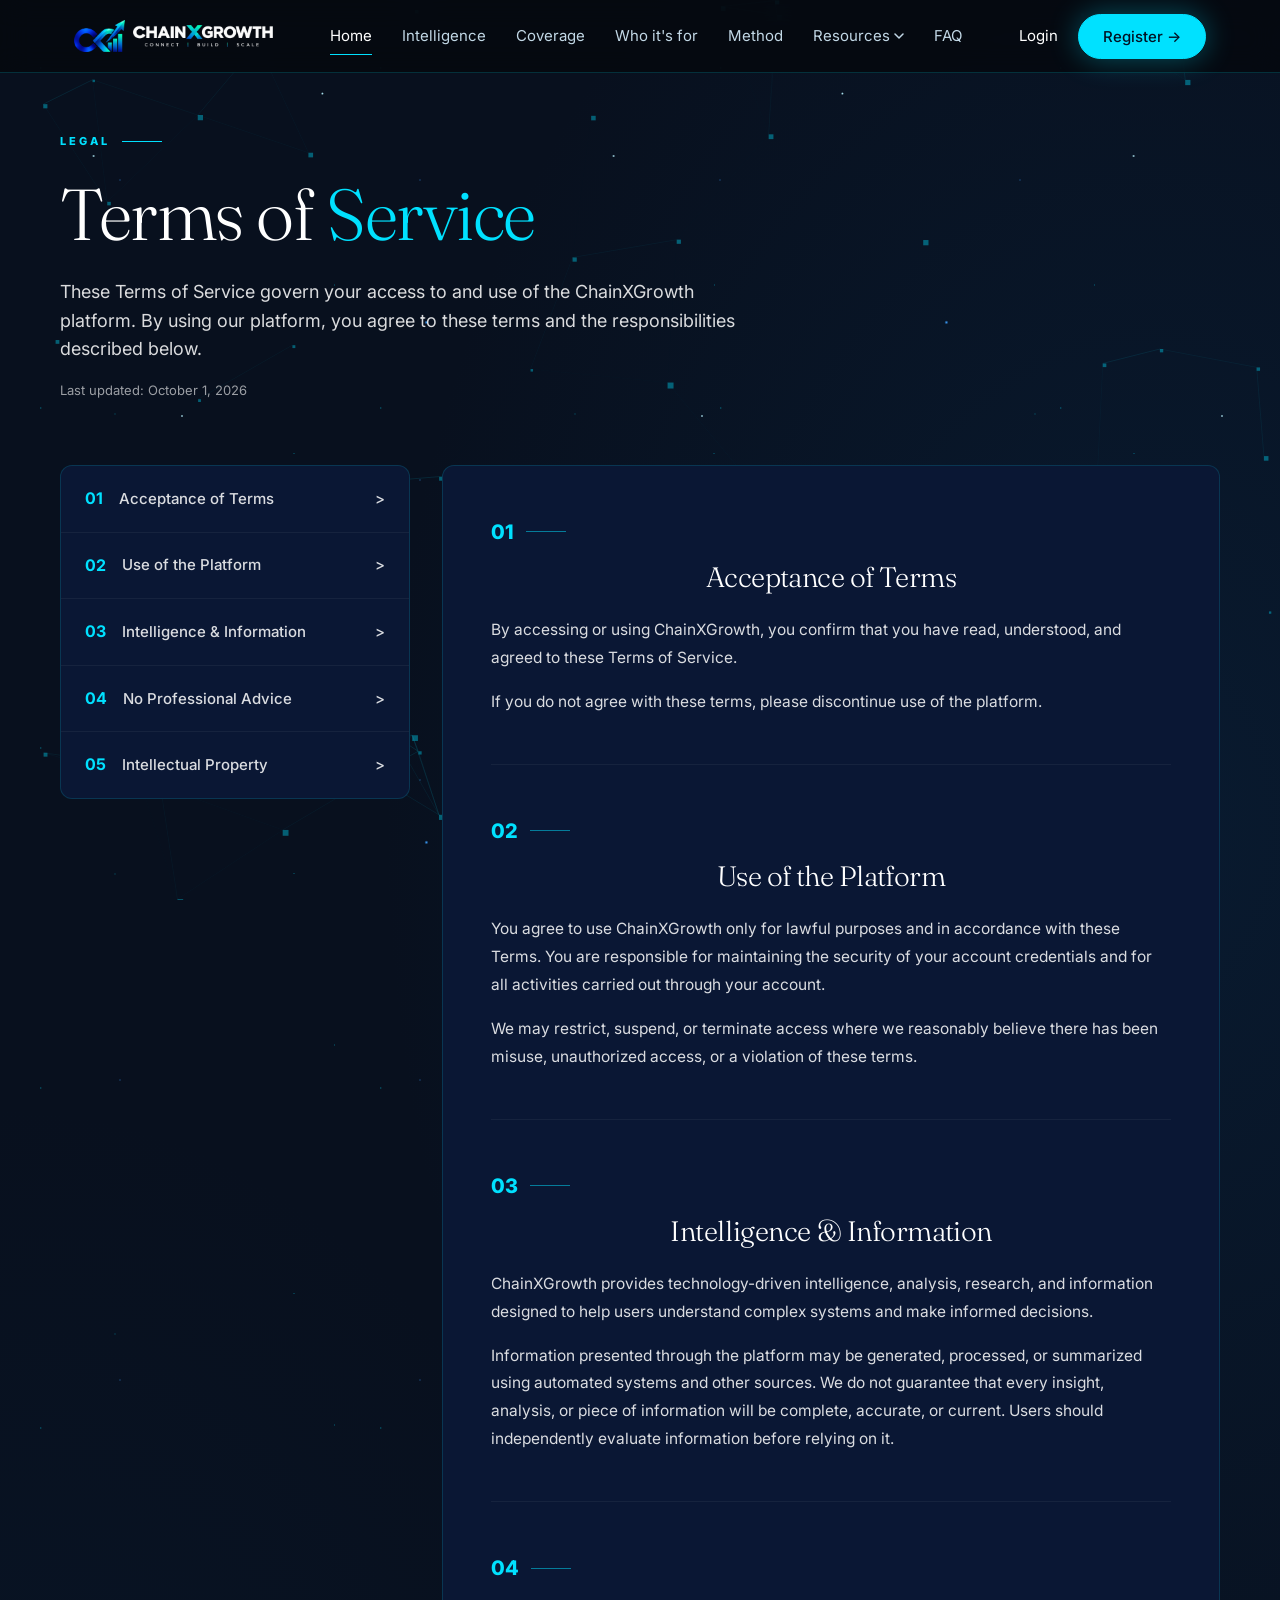
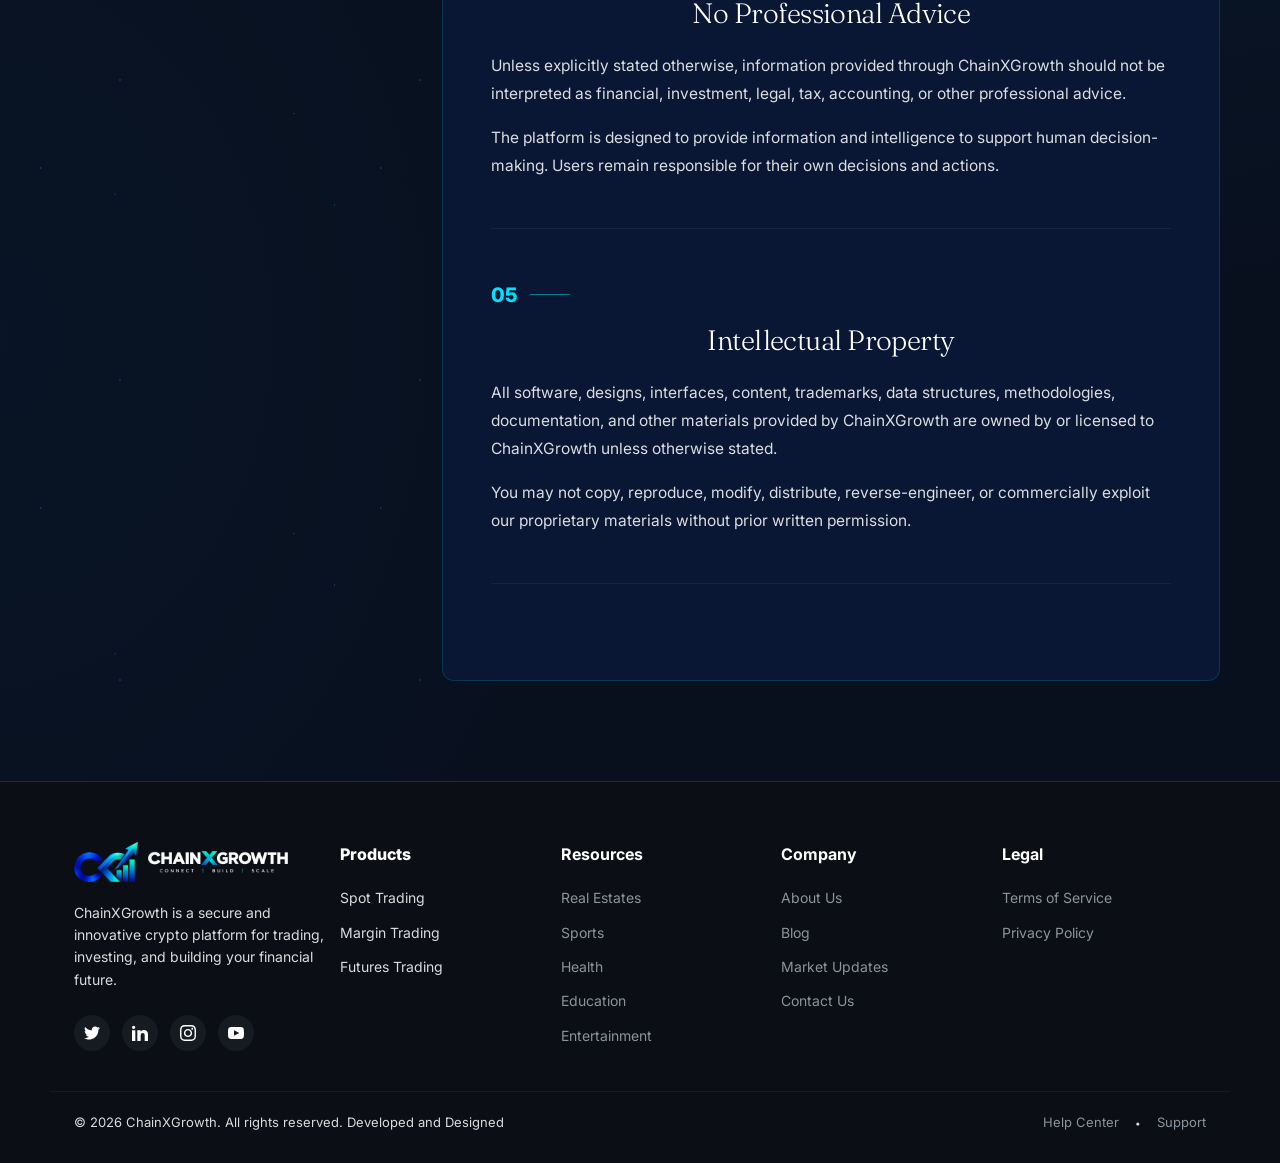
<file: blockwatch-ai/terms.html>
<!DOCTYPE html>
<html lang="en">

<head>
    <meta charset="utf-8">
    <meta name="viewport" content="width=device-width, initial-scale=1, viewport-fit=cover">
    <title>ChainXGrowth — the mind that reads Bitcoin</title>
    <meta name="description"
        content="One intelligence watching the Bitcoin mempool, miners, wallets and markets — every figure sourced, every decision yours.">
    <meta name="theme-color" content="#08101e">
    <meta property="og:title" content="ChainXGrowth — the mind that reads Bitcoin">
    <meta property="og:description" content="Sourced, on-chain intelligence. Information only — not financial advice.">
    <link rel="icon" href="assets/favicon_light.png" type="image/png">
    <link rel="preconnect" href="https://fonts.googleapis.com">
    <link rel="preconnect" href="https://fonts.gstatic.com" crossorigin>
    <link
        href="https://fonts.googleapis.com/css2?family=Fraunces:ital,opsz,wght@0,9..144,300;0,9..144,500;1,9..144,400&family=Inter:wght@400;500&family=JetBrains+Mono:wght@400&display=swap"
        rel="stylesheet">
    <link rel="stylesheet" href="css/base.css">
    <link rel="stylesheet" href="css/background.css">
    <link rel="stylesheet" href="css/components.css">
    <link rel="stylesheet" href="css/nav.css">
    <link rel="stylesheet" href="css/hero.css">
    <link rel="stylesheet" href="css/globe.css">
    <link rel="stylesheet" href="css/fabric.css">
    <link rel="stylesheet" href="css/features.css">
    <link rel="stylesheet" href="css/showcase.css">
    <link rel="stylesheet" href="css/teams.css">
    <link rel="stylesheet" href="css/method.css">
    <link rel="stylesheet" href="css/terminal.css">
    <link rel="stylesheet" href="css/pricing.css">
    <link rel="stylesheet" href="css/faq.css">
    <link rel="stylesheet" href="css/footer.css">
    <link rel="stylesheet" href="css/animations.css">
    <link rel="stylesheet" href="css/responsive.css">
<style>
@keyframes float {
  0% { transform: translateY(0px); }
  50% { transform: translateY(-15px); }
  100% { transform: translateY(0px); }
}
</style>
<style>
@keyframes spinY {
  0% { transform: perspective(1000px) rotateY(0deg); }
  100% { transform: perspective(1000px) rotateY(360deg); }
}
</style>

<style>
/* Sidebar Interactive Animations */
.sidebar-nav {
    list-style: none;
    padding: 0;
    margin: 0;
    display: flex;
    flex-direction: column;
}
.sidebar-nav li {
    position: relative;
    border-bottom: 1px solid rgba(255,255,255,0.05);
}
.sidebar-nav li:last-child {
    border-bottom: none;
}
.sidebar-nav a {
    display: flex;
    align-items: center;
    justify-content: space-between;
    padding: 20px 24px;
    color: rgba(255, 255, 255, 0.85);
    text-decoration: none;
    font-size: 15px;
    font-weight: 500;
    background: transparent;
    transition: all 0.3s cubic-bezier(0.4, 0, 0.2, 1);
    position: relative;
    overflow: hidden;
}
/* The cyan indicator line */
.sidebar-nav a::before {
    content: "";
    position: absolute;
    left: 0;
    top: 0;
    bottom: 0;
    width: 3px;
    background: var(--cy);
    transform: scaleY(0);
    transform-origin: center;
    transition: transform 0.3s cubic-bezier(0.4, 0, 0.2, 1), box-shadow 0.3s;
    opacity: 0;
}
.sidebar-nav a:hover {
    background: rgba(0, 225, 255, 0.05);
    color: var(--tx);
    padding-left: 32px;
}
.sidebar-nav a:hover::before {
    transform: scaleY(1);
    opacity: 1;
    box-shadow: 0 0 10px rgba(0, 225, 255, 0.5);
}
.sidebar-nav a .num {
    color: var(--cy);
    font-weight: 700;
    font-size: 16px;
    transition: text-shadow 0.3s;
}
.sidebar-nav a:hover .num {
    text-shadow: 0 0 10px rgba(0, 225, 255, 0.4);
}
.sidebar-nav a .chevron {
    color: rgba(255, 255, 255, 0.85);
    transition: color 0.3s, transform 0.3s;
}
.sidebar-nav a:hover .chevron {
    color: var(--cy);
    transform: translateX(4px);
}
</style>
</head>

<body>
    <!-- Background network animation -->
    <canvas id="bg"></canvas>
    <a class="skip" href="#main">Skip to content</a>
    <nav>
        <div class="wrap"><a class="logo" href="index.html" style="display:flex; align-items:center; gap:8px;"><img
                    src="logo%20image/logo%20new.png" style="height:32px;"><img src="logo%20image/logo%20new%202.png"
                    alt="ChainXGrowth" style="height:22px;"></a>
            <div class="links"><a class="on" href="index.html">Home</a><a href="index.html#fabric">Intelligence</a><a
                    href="index.html#vantage">Coverage</a><a href="index.html#teams">Who it's for</a><a
                    href="index.html#method">Method</a><!-- <a href="#pricing">Pricing</a> -->
                    <div class="res-dropdown" style="position:relative; display:flex; align-items:center;" tabindex="0">
                        <a href="javascript:void(0)" data-toggle="true" style="display:flex; align-items:center; gap:4px; padding-bottom:6px;">Resources <svg width="10" height="6" viewBox="0 0 10 6" fill="none"><path d="M1 1L5 5L9 1" stroke="currentColor" stroke-width="1.5" stroke-linecap="round" stroke-linejoin="round"/></svg></a>
                        <div class="dropdown-content" style="position:absolute; top:calc(100% + 5px); left:50%; transform:translateX(-50%); background:#0b111a; border:1px solid rgba(255,255,255,0.05); border-radius:12px; min-width:200px; box-shadow:0 10px 40px rgba(0,0,0,0.5); display:none; flex-direction:column; padding:8px; z-index:100;">
                            <a href="real-estates.html" class="res-item" style="display:flex; align-items:center; gap:12px; padding:10px 12px; color: rgba(255, 255, 255, 0.85); text-decoration:none; border-radius:8px; transition: background 0.2s, color 0.2s; border:none; border-bottom:none;">
                                <div style="width:32px; height:32px; border-radius:8px; background:#1e293b; display:flex; justify-content:center; align-items:center; color:#3a9bf8;">
                                    <svg width="16" height="16" viewBox="0 0 24 24" fill="none" stroke="currentColor" stroke-width="2" stroke-linecap="round" stroke-linejoin="round"><path d="M3 9l9-7 9 7v11a2 2 0 0 1-2 2H5a2 2 0 0 1-2-2z"></path><polyline points="9 22 9 12 15 12 15 22"></polyline></svg>
                                </div>
                                <span style="font-weight:500; font-size:14.5px;">Real Estates</span>
                            </a>
                            <a href="sports.html" class="res-item" style="display:flex; align-items:center; gap:12px; padding:10px 12px; color: rgba(255, 255, 255, 0.85); text-decoration:none; border-radius:8px; transition: background 0.2s, color 0.2s; border:none; border-bottom:none;">
                                <div style="width:32px; height:32px; border-radius:8px; background:#1e293b; display:flex; justify-content:center; align-items:center; color:#3a9bf8;">
                                    <svg width="16" height="16" viewBox="0 0 24 24" fill="none" stroke="currentColor" stroke-width="2" stroke-linecap="round" stroke-linejoin="round"><path d="M6 9H4.5a2.5 2.5 0 0 1 0-5H6"></path><path d="M18 9h1.5a2.5 2.5 0 0 0 0-5H18"></path><path d="M4 22h16"></path><path d="M10 14.66V17c0 .55-.47.98-.97 1.21C7.85 18.75 7 20.24 7 22"></path><path d="M14 14.66V17c0 .55.47.98.97 1.21C16.15 18.75 17 20.24 17 22"></path><path d="M18 2H6v7a6 6 0 0 0 12 0V2Z"></path></svg>
                                </div>
                                <span style="font-weight:500; font-size:14.5px;">Sports</span>
                            </a>
                            <a href="health.html" class="res-item" style="display:flex; align-items:center; gap:12px; padding:10px 12px; color: rgba(255, 255, 255, 0.85); text-decoration:none; border-radius:8px; transition: background 0.2s, color 0.2s; border:none; border-bottom:none;">
                                <div style="width:32px; height:32px; border-radius:8px; background:#1e293b; display:flex; justify-content:center; align-items:center; color:#3a9bf8;">
                                    <svg width="16" height="16" viewBox="0 0 24 24" fill="none" stroke="currentColor" stroke-width="2" stroke-linecap="round" stroke-linejoin="round"><path d="M19 14c1.49-1.46 3-3.21 3-5.5A5.5 5.5 0 0 0 16.5 3c-1.76 0-3 .5-4.5 2-1.5-1.5-2.74-2-4.5-2A5.5 5.5 0 0 0 2 8.5c0 2.3 1.5 4.05 3 5.5l7 7Z"></path><path d="M3.22 12H9.5l.5-1 2 4.5 2-7 1.5 3.5h5.27"></path></svg>
                                </div>
                                <span style="font-weight:500; font-size:14.5px;">Health</span>
                            </a>
                            <a href="education.html" class="res-item" style="display:flex; align-items:center; gap:12px; padding:10px 12px; color: rgba(255, 255, 255, 0.85); text-decoration:none; border-radius:8px; transition: background 0.2s, color 0.2s; border:none; border-bottom:none;">
                                <div style="width:32px; height:32px; border-radius:8px; background:#1e293b; display:flex; justify-content:center; align-items:center; color:#3a9bf8;">
                                    <svg width="16" height="16" viewBox="0 0 24 24" fill="none" stroke="currentColor" stroke-width="2" stroke-linecap="round" stroke-linejoin="round"><path d="M22 10v6M2 10l10-5 10 5-10 5z"></path><path d="M6 12v5c3 3 9 3 12 0v-5"></path></svg>
                                </div>
                                <span style="font-weight:500; font-size:14.5px;">Education</span>
                            </a>
                            <a href="entertainment.html" class="res-item" style="display:flex; align-items:center; gap:12px; padding:10px 12px; color: rgba(255, 255, 255, 0.85); text-decoration:none; border-radius:8px; transition: background 0.2s, color 0.2s; border:none; border-bottom:none;">
                                <div style="width:32px; height:32px; border-radius:8px; background:#1e293b; display:flex; justify-content:center; align-items:center; color:#3a9bf8;">
                                    <svg width="16" height="16" viewBox="0 0 24 24" fill="none" stroke="currentColor" stroke-width="2" stroke-linecap="round" stroke-linejoin="round"><rect width="20" height="20" x="2" y="2" rx="2.18" ry="2.18"></rect><line x1="7" x2="7" y1="2" y2="22"></line><line x1="17" x2="17" y1="2" y2="22"></line><line x1="2" x2="7" y1="12" y2="12"></line><line x1="2" x2="7" y1="7" y2="7"></line><line x1="2" x2="7" y1="17" y2="17"></line><line x1="17" x2="22" y1="12" y2="12"></line><line x1="17" x2="22" y1="7" y2="7"></line><line x1="17" x2="22" y1="17" y2="17"></line></svg>
                                </div>
                                <span style="font-weight:500; font-size:14.5px;">Entertainment</span>
                            </a>
                        </div>
                    </div><a
                    href="#faq">FAQ</a></div>
            <div class="navr"><a class="si" href="https://chainxgrowth.com/login">Login</a><a class="btn pri" href="https://chainxgrowth.com/register">Register →</a><button
                    class="menu" aria-label="Open menu" aria-expanded="false"><span></span><span></span></button></div>
        </div>
    </nav>

    
    
    <main id="main">
        <section style="padding: 60px 0 100px; position:relative; overflow:hidden;">
            <div class="wrap" style="max-width: 1200px; margin: 0 auto; padding: 0 20px;">
                
                <!-- Header -->
                <div style="margin-bottom: 64px;" class="rv">
                    <div style="display: flex; align-items: center; gap: 12px; margin-bottom: 24px;">
                        <span style="color: var(--cy); font-size: 11px; font-weight: 800; letter-spacing: 3px; text-transform: uppercase;">LEGAL</span>
                        <div style="width: 40px; height: 1px; background: var(--cy);"></div>
                    </div>
                    <h1 style="  font-size: clamp(48px, 6vw, 72px); color: var(--tx); line-height: 1.1; margin-bottom: 24px;">
                        Terms of <span style="color: var(--cy);">Service</span>
                    </h1>
                    <p style="font-size: clamp(16px, 1.8vw, 18px); color: rgba(255, 255, 255, 0.85); line-height: 1.6; max-width: 700px; margin-bottom: 16px;">
                        These Terms of Service govern your access to and use of the ChainXGrowth platform. By using our platform, you agree to these terms and the responsibilities described below.
                    </p>
                    <p style="font-size: 13px; color: rgba(255, 255, 255, 0.85); opacity: 0.7;">Last updated: October 1, 2026</p>
                </div>

                <!-- Split Layout -->
                <div style="display: flex; flex-wrap: wrap; gap: 32px; align-items: flex-start;">
                    
                    <!-- Sidebar Menu -->
                    <div class="rv" style="flex: 1 1 300px; max-width: 350px; background: var(--bg2); border: 1px solid rgba(0, 225, 255, 0.15); border-radius: 12px; overflow: hidden; position: sticky; top: 120px;">
                        <ul class="sidebar-nav">
                            <li>
                                
                                <a href="#term-1">
    <div style="display: flex; align-items: center; gap: 16px;">
        <span class="num">01</span>
        <span>Acceptance of Terms</span>
    </div>
    <span class="chevron">></span>
</a>
                            </li>
                            <li>
                                <a href="#term-2">
    <div style="display: flex; align-items: center; gap: 16px;">
        <span class="num">02</span>
        <span>Use of the Platform</span>
    </div>
    <span class="chevron">></span>
</a>
                            </li>
                            <li>
                                <a href="#term-3">
    <div style="display: flex; align-items: center; gap: 16px;">
        <span class="num">03</span>
        <span>Intelligence & Information</span>
    </div>
    <span class="chevron">></span>
</a>
                            </li>
                            <li>
                                <a href="#term-4">
    <div style="display: flex; align-items: center; gap: 16px;">
        <span class="num">04</span>
        <span>No Professional Advice</span>
    </div>
    <span class="chevron">></span>
</a>
                            </li>
                            <li>
                                <a href="#term-5">
    <div style="display: flex; align-items: center; gap: 16px;">
        <span class="num">05</span>
        <span>Intellectual Property</span>
    </div>
    <span class="chevron">></span>
</a>
                            </li>
                            <!-- More links can be added here, cutting short for brevity -->
                        </ul>
                    </div>

                    <!-- Main Content Block -->
                    <div class="rv" style="flex: 3 1 600px; background: var(--bg2); border: 1px solid rgba(0, 225, 255, 0.15); border-radius: 12px; padding: 48px; color: rgba(255, 255, 255, 0.85); font-size: 15.5px; line-height: 1.8;">
                        
                        <div id="term-1" style="margin-bottom: 48px; padding-bottom: 48px; border-bottom: 1px solid rgba(255,255,255,0.05);">
                            <div style="display: flex; align-items: center; gap: 12px; margin-bottom: 12px;">
                                <span style="color: var(--cy); font-size: 20px; font-weight: 800;">01</span>
                                <div style="width: 40px; height: 1px; background: rgba(0, 225, 255, 0.5);"></div>
                            </div>
                            <h2 style="   font-size: 28px; color: var(--tx); margin-bottom: 24px;">Acceptance of Terms</h2>
                            <p style="margin-bottom: 16px;">By accessing or using ChainXGrowth, you confirm that you have read, understood, and agreed to these Terms of Service.</p>
                            <p>If you do not agree with these terms, please discontinue use of the platform.</p>
                        </div>

                        <div id="term-2" style="margin-bottom: 48px; padding-bottom: 48px; border-bottom: 1px solid rgba(255,255,255,0.05);">
                            <div style="display: flex; align-items: center; gap: 12px; margin-bottom: 12px;">
                                <span style="color: var(--cy); font-size: 20px; font-weight: 800;">02</span>
                                <div style="width: 40px; height: 1px; background: rgba(0, 225, 255, 0.5);"></div>
                            </div>
                            <h2 style="   font-size: 28px; color: var(--tx); margin-bottom: 24px;">Use of the Platform</h2>
                            <p style="margin-bottom: 16px;">You agree to use ChainXGrowth only for lawful purposes and in accordance with these Terms. You are responsible for maintaining the security of your account credentials and for all activities carried out through your account.</p>
                            <p>We may restrict, suspend, or terminate access where we reasonably believe there has been misuse, unauthorized access, or a violation of these terms.</p>
                        </div>

                        <div id="term-3" style="margin-bottom: 48px; padding-bottom: 48px; border-bottom: 1px solid rgba(255,255,255,0.05);">
                            <div style="display: flex; align-items: center; gap: 12px; margin-bottom: 12px;">
                                <span style="color: var(--cy); font-size: 20px; font-weight: 800;">03</span>
                                <div style="width: 40px; height: 1px; background: rgba(0, 225, 255, 0.5);"></div>
                            </div>
                            <h2 style="   font-size: 28px; color: var(--tx); margin-bottom: 24px;">Intelligence & Information</h2>
                            <p style="margin-bottom: 16px;">ChainXGrowth provides technology-driven intelligence, analysis, research, and information designed to help users understand complex systems and make informed decisions.</p>
                            <p>Information presented through the platform may be generated, processed, or summarized using automated systems and other sources. We do not guarantee that every insight, analysis, or piece of information will be complete, accurate, or current. Users should independently evaluate information before relying on it.</p>
                        </div>

                        <div id="term-4" style="margin-bottom: 48px; padding-bottom: 48px; border-bottom: 1px solid rgba(255,255,255,0.05);">
                            <div style="display: flex; align-items: center; gap: 12px; margin-bottom: 12px;">
                                <span style="color: var(--cy); font-size: 20px; font-weight: 800;">04</span>
                                <div style="width: 40px; height: 1px; background: rgba(0, 225, 255, 0.5);"></div>
                            </div>
                            <h2 style="   font-size: 28px; color: var(--tx); margin-bottom: 24px;">No Professional Advice</h2>
                            <p style="margin-bottom: 16px;">Unless explicitly stated otherwise, information provided through ChainXGrowth should not be interpreted as financial, investment, legal, tax, accounting, or other professional advice.</p>
                            <p>The platform is designed to provide information and intelligence to support human decision-making. Users remain responsible for their own decisions and actions.</p>
                        </div>

                        <div id="term-5" style="margin-bottom: 48px; padding-bottom: 48px; border-bottom: 1px solid rgba(255,255,255,0.05);">
                            <div style="display: flex; align-items: center; gap: 12px; margin-bottom: 12px;">
                                <span style="color: var(--cy); font-size: 20px; font-weight: 800;">05</span>
                                <div style="width: 40px; height: 1px; background: rgba(0, 225, 255, 0.5);"></div>
                            </div>
                            <h2 style="   font-size: 28px; color: var(--tx); margin-bottom: 24px;">Intellectual Property</h2>
                            <p style="margin-bottom: 16px;">All software, designs, interfaces, content, trademarks, data structures, methodologies, documentation, and other materials provided by ChainXGrowth are owned by or licensed to ChainXGrowth unless otherwise stated.</p>
                            <p>You may not copy, reproduce, modify, distribute, reverse-engineer, or commercially exploit our proprietary materials without prior written permission.</p>
                        </div>

                    </div>
                </div>

            </div>
        </section>
    </main>


    <style id="footer-styles">
.footer-social:hover { background: #1f2937 !important; }
.footer-link:hover { color: #fff !important; }
/* Responsive Footer */
.footer-wrap { gap: 40px; }
.footer-col { margin-bottom: 0; }
@media (max-width: 768px) {
    .footer-wrap { gap: 24px !important; flex-direction: column; }
    .footer-wrap > div { min-width: 100% !important; max-width: 100% !important; }
    .footer-col h4 { margin-bottom: 12px !important; }
    .footer-col ul { gap: 8px !important; }
    footer { padding: 40px 0 20px !important; }
    .footer-bottom { flex-direction: column; gap: 12px !important; text-align: center; }
}
@media (min-width: 769px) and (max-width: 1024px) {
    .footer-wrap { gap: 24px !important; }
}
</style>
<footer style="background-color: #0b0e14; padding: 60px 0 30px; font-family: var(--sans);">
        <div class="wrap"
            class="footer-wrap" style="display:flex; justify-content:space-between; flex-wrap:wrap; padding-bottom: 40px; border-bottom: 1px solid rgba(255,255,255,0.05); margin-bottom: 20px;">

            <div class="footer-col" style="flex:1; min-width: 250px; max-width: 320px;">
                <a href="javascript:void(0)"
                    style="display:flex; align-items:center; gap:10px; margin-bottom: 20px; text-decoration:none;">
                    <img src="logo%20image/logo%20new.png" style="height:40px;">
                    <img src="logo%20image/logo%20new%202.png" alt="ChainXGrowth" style="height:22px;">
                </a>
                <p style="color: rgba(255, 255, 255, 0.85); font-size: 14px; line-height:1.6; margin-bottom: 24px;">ChainXGrowth is a
                    secure and innovative crypto platform for trading, investing, and building your financial future.
                </p>
                <div style="display:flex; gap:12px;">
                    <a href="javascript:void(0)"
                        style="width:36px; height:36px; border-radius:50%; background:#161b22; display:grid; place-items:center; color: var(--tx); transition: background 0.2s;"
                        class="footer-social"><svg
                            width="16" height="16" viewBox="0 0 24 24" fill="currentColor">
                            <path
                                d="M24 4.557c-.883.392-1.832.656-2.828.775 1.017-.609 1.798-1.574 2.165-2.724-.951.564-2.005.974-3.127 1.195-.897-.957-2.178-1.555-3.594-1.555-3.179 0-5.515 2.966-4.797 6.045-4.091-.205-7.719-2.165-10.148-5.144-1.29 2.213-.669 5.108 1.523 6.574-.806-.026-1.566-.247-2.229-.616-.054 2.281 1.581 4.415 3.949 4.89-.693.188-1.452.232-2.224.084.626 1.956 2.444 3.379 4.6 3.419-2.07 1.623-4.678 2.348-7.29 2.04 2.179 1.397 4.768 2.212 7.548 2.212 9.142 0 14.307-7.721 13.995-14.646.962-.695 1.797-1.562 2.457-2.549z" />
                        </svg></a>
                    <a href="javascript:void(0)"
                        style="width:36px; height:36px; border-radius:50%; background:#161b22; display:grid; place-items:center; color: var(--tx); transition: background 0.2s;"
                        class="footer-social"><svg
                            width="16" height="16" viewBox="0 0 24 24" fill="currentColor">
                            <path
                                d="M4.98 3.5c0 1.381-1.11 2.5-2.48 2.5s-2.48-1.119-2.48-2.5c0-1.38 1.11-2.5 2.48-2.5s2.48 1.12 2.48 2.5zm.02 4.5h-5v16h5v-16zm7.982 0h-4.968v16h4.969v-8.399c0-4.67 6.029-5.052 6.029 0v8.399h4.988v-10.131c0-7.88-8.922-7.593-11.018-3.714v-2.155z" />
                        </svg></a>
                    <a href="javascript:void(0)"
                        style="width:36px; height:36px; border-radius:50%; background:#161b22; display:grid; place-items:center; color: var(--tx); transition: background 0.2s;"
                        class="footer-social"><svg
                            width="16" height="16" viewBox="0 0 24 24" fill="currentColor">
                            <path
                                d="M12 2.163c3.204 0 3.584.012 4.85.07 3.252.148 4.771 1.691 4.919 4.919.058 1.265.069 1.645.069 4.849 0 3.205-.012 3.584-.069 4.849-.149 3.225-1.664 4.771-4.919 4.919-1.266.058-1.644.07-4.85.07-3.204 0-3.584-.012-4.849-.07-3.26-.149-4.771-1.699-4.919-4.92-.058-1.265-.07-1.644-.07-4.849 0-3.204.013-3.583.07-4.849.149-3.227 1.664-4.771 4.919-4.919 1.266-.057 1.645-.069 4.849-.069zm0-2.163c-3.259 0-3.667.014-4.947.072-4.358.2-6.78 2.618-6.98 6.98-.059 1.281-.073 1.689-.073 4.948 0 3.259.014 3.668.072 4.948.2 4.358 2.618 6.78 6.98 6.98 1.281.058 1.689.072 4.948.072 3.259 0 3.668-.014 4.948-.072 4.354-.2 6.782-2.618 6.979-6.98.059-1.28.073-1.689.073-4.948 0-3.259-.014-3.667-.072-4.947-.196-4.354-2.617-6.78-6.979-6.98-1.281-.059-1.69-.073-4.949-.073zm0 5.838c-3.403 0-6.162 2.759-6.162 6.162s2.759 6.163 6.162 6.163 6.162-2.759 6.162-6.163c0-3.403-2.759-6.162-6.162-6.162zm0 10.162c-2.209 0-4-1.79-4-4 0-2.209 1.791-4 4-4s4 1.791 4 4c0 2.21-1.791 4-4 4zm6.406-11.845c-.796 0-1.441.645-1.441 1.44s.645 1.44 1.441 1.44c.795 0 1.439-.645 1.439-1.44s-.644-1.44-1.439-1.44z" />
                        </svg></a>
                    <a href="javascript:void(0)"
                        style="width:36px; height:36px; border-radius:50%; background:#161b22; display:grid; place-items:center; color: var(--tx); transition: background 0.2s;"
                        class="footer-social"><svg
                            width="16" height="16" viewBox="0 0 24 24" fill="currentColor">
                            <path
                                d="M19.615 3.184c-3.604-.246-11.631-.245-15.23 0-3.897.266-4.356 2.62-4.385 8.816.029 6.185.484 8.549 4.385 8.816 3.6.245 11.626.246 15.23 0 3.897-.266 4.356-2.62 4.385-8.816-.029-6.185-.484-8.549-4.385-8.816zm-10.615 12.816v-8l8 3.993-8 4.007z" />
                        </svg></a>
                </div>
            </div>

            <div class="footer-col" style="flex:1; min-width: 150px;">
                <h4 style="color: var(--tx); font-weight: 800; font-size:16px; margin:0 0 20px;">Products</h4>
                <ul style="list-style:none; padding:0; margin:0; display:flex; flex-direction:column; gap:12px;">
                    <li><a href="https://chainxgrowth.com/register" style="color: rgba(255, 255, 255, 0.85); font-size:14px; text-decoration:none; transition: color 0.2s;"
                            class="footer-link">Spot
                            Trading</a></li>
                    <li><a href="https://chainxgrowth.com/register" style="color: rgba(255, 255, 255, 0.85); font-size:14px; text-decoration:none; transition: color 0.2s;"
                            class="footer-link">Margin
                            Trading</a></li>
                    <li><a href="https://chainxgrowth.com/register" style="color: rgba(255, 255, 255, 0.85); font-size:14px; text-decoration:none; transition: color 0.2s;"
                            class="footer-link">Futures
                            Trading</a></li>
                </ul>
            </div>

            <div class="footer-col" style="flex:1; min-width: 150px;">
                <h4 style="color:#fff; font-weight:700; font-size:16px; margin:0 0 20px;">Resources</h4>
                <ul style="list-style:none; padding:0; margin:0; display:flex; flex-direction:column; gap:12px;">
                    
                    <li><a href="real-estates.html" style="color:#8b949e; font-size:14px; text-decoration:none; transition: color 0.2s;" class="footer-link">Real Estates</a></li>
                    <li><a href="sports.html" style="color:#8b949e; font-size:14px; text-decoration:none; transition: color 0.2s;" class="footer-link">Sports</a></li>
                    <li><a href="health.html" style="color:#8b949e; font-size:14px; text-decoration:none; transition: color 0.2s;" class="footer-link">Health</a></li>
                    <li><a href="education.html" style="color:#8b949e; font-size:14px; text-decoration:none; transition: color 0.2s;" class="footer-link">Education</a></li>
                    <li><a href="entertainment.html" style="color:#8b949e; font-size:14px; text-decoration:none; transition: color 0.2s;" class="footer-link">Entertainment</a></li>
                </ul>
            </div>

            <div class="footer-col" style="flex:1; min-width: 150px;">
                <h4 style="color:#fff; font-weight:700; font-size:16px; margin:0 0 20px;">Company</h4>
                <ul style="list-style:none; padding:0; margin:0; display:flex; flex-direction:column; gap:12px;">
                    <li><a href="about.html" style="color:#8b949e; font-size:14px; text-decoration:none; transition: color 0.2s;" class="footer-link">About Us</a></li>
                    <li><a href="javascript:void(0)" style="color:#8b949e; font-size:14px; text-decoration:none; transition: color 0.2s;" class="footer-link">Blog</a></li>
                    <li><a href="index.html#market-overview" style="color:#8b949e; font-size:14px; text-decoration:none; transition: color 0.2s;" class="footer-link">Market Updates</a></li>
                    <li><a href="mailto:info@chainxgrowth.com" style="color:#8b949e; font-size:14px; text-decoration:none; transition: color 0.2s;" class="footer-link">Contact Us</a></li>
                </ul>
            </div>

            <div class="footer-col" style="flex:1; min-width: 160px;">
                <h4 style="color:#fff; font-weight:700; font-size:16px; margin:0 0 20px;">Legal</h4>
                <ul style="list-style:none; padding:0; margin:0; display:flex; flex-direction:column; gap:12px;">
                    <li><a href="terms.html" style="color:#8b949e; font-size:14px; text-decoration:none; transition: color 0.2s;" class="footer-link">Terms of Service</a></li>
                    <li><a href="privacy.html" style="color:#8b949e; font-size:14px; text-decoration:none; transition: color 0.2s;" class="footer-link">Privacy Policy</a></li>
                </ul>
            </div>
        </div>

        <div class="wrap"
            style="display:flex; justify-content:space-between; flex-wrap:wrap; gap:16px; font-size:13px; color: rgba(255, 255, 255, 0.85); align-items:center;">
            <span>© 2026 ChainXGrowth. All rights reserved. <a href="https://jan-war.vercel.app/" target="_blank" rel="noopener noreferrer" style="color: inherit; text-decoration: none; transition: color 0.2s;" class="footer-link">Developed and Designed</a></span>
            <div style="display:flex; gap:16px; align-items:center;">
                <a href="mailto:info@chainxgrowth.com" style="color:#8b949e; text-decoration:none; transition: color 0.2s;" class="footer-link">Help Center</a>
                <span style="font-size:10px;">&#8226;</span>
                <a href="mailto:info@chainxgrowth.com" style="color:#8b949e; text-decoration:none; transition: color 0.2s;" class="footer-link">Support</a>
            </div>
        </div>
    </footer>

    <script src="js/utils.js"></script>
    <script src="js/nav.js"></script>
    <script src="js/typewriter.js"></script>
    <script src="js/chips.js"></script>
    <script src="js/reveal.js"></script>
    <script src="js/spotlight.js"></script>
    <script src="js/counter.js"></script>
    <script src="js/parallax.js"></script>
    <script src="js/decor.js"></script>
    <script src="js/pricing-flip.js"></script>
    <script src="js/network-bg.js"></script>

<script>
// Sidebar Smooth Scroll
document.addEventListener('DOMContentLoaded', () => {
    const links = document.querySelectorAll('.sidebar-nav a');

    // Smooth scroll on click
    links.forEach(link => {
        link.addEventListener('click', (e) => {
            e.preventDefault();
            const targetId = link.getAttribute('href').substring(1);
            const targetEl = document.getElementById(targetId);
            if(targetEl) {
                window.scrollTo({
                    top: targetEl.offsetTop - 140, // Offset for sticky header
                    behavior: 'smooth'
                });
            }
        });
    });
});
</script>
</body>

</html>
</file>
<file: blockwatch-ai/css/base.css>
:root {
  --bg:#08101e;
  --bg2:#0a1734;
  --card:rgba(16,28,56,.45);
  --line:rgba(0,225,255,.18);
  --tx:#ffffff;
  --mut:#cbd5e1;
  --cy:#00e1ff;
  --bl:#3a9bf8;
  --serif:'Fraunces',Georgia,serif;
  --sans:'Inter',system-ui,sans-serif;
  --mono:'JetBrains Mono',ui-monospace,monospace;

color-scheme:dark;
  box-sizing:border-box;
  padding-top:env(safe-area-inset-top,0px);
  padding-bottom:env(safe-area-inset-bottom,0px)
}

html {
  scroll-behavior:smooth;
  scroll-padding-top:90px
}

*,*::before,*::after {
  box-sizing:inherit;
  margin:0
}

body {
  background:var(--bg);
  color:var(--tx);
  font:16px/1.6 var(--sans);
  overflow-x:hidden;

background-image:radial-gradient(1px 1px at 12% 20%,#00e1ff88,transparent),radial-gradient(1px 1px at 70% 8%,#00e1ff66,transparent),radial-gradient(1.5px 1.5px at 40% 60%,#3a9bf855,transparent),radial-gradient(1px 1px at 88% 75%,#00e1ff66,transparent),radial-gradient(1px 1px at 25% 90%,#00e1ff55,transparent),radial-gradient(60% 40% at 90% 30%,#0a2a4a66,transparent),radial-gradient(50% 30% at 0% 70%,#08203a44,transparent);
  background-size:340px 340px,420px 420px,300px 300px,380px 380px,460px 460px,100% 100%,100% 100%
}

a {
  color:inherit;
  text-decoration:none
}

.wrap {
  max-width:1180px;
  margin:0 auto;
  padding:0 24px
}

h1,h2,h3 {
  font-family:var(--serif);
  font-weight:300;
  letter-spacing:-.02em;
  line-height:1.08
}

h2 {
  font-size:clamp(30px,4.2vw,48px);
  text-align:center;
  color:#d7e2f7
}

h3 {
  font-weight:500;
  letter-spacing:-.01em
}

.mono {
  font-family:var(--mono);
  letter-spacing:.18em;
  text-transform:uppercase;
  font-size:11px
}

.tag {
  display:inline-flex;
  align-items:center;
  gap:8px;
  border:1px solid var(--line);
  border-radius:6px;
  padding:4px 10px;
  color:var(--cy);
  background:#0a1a2a88
}

.tag::before {
  content:"";
  width:5px;
  height:5px;
  border-radius:50%;
  background:var(--cy);
  box-shadow:0 0 8px var(--cy)
}

section {
  padding:96px 0;
  position:relative
}

.center {
  text-align:center
}

.center .lead {
  margin:16px auto 0
}

.lead {
  color:var(--mut);
  max-width:620px
}

.rv {
  opacity:0
}

.rv.in {
  opacity:1;
  animation:up .85s cubic-bezier(.2,.7,.2,1) var(--d,0s) backwards
}

.skip {
  position:absolute;
  left:-999px;
  top:8px
}

.skip:focus {
  left:8px;
  z-index:50;
  background:var(--cy);
  color:#002432;
  padding:8px 14px;
  border-radius:8px
}
</file>
<file: blockwatch-ai/css/background.css>
/* Page background layers (starfield + network canvas) */
body::before {
  content:"";
  position:fixed;
  inset:0;
  pointer-events:none;
  z-index:0;
  background-image:radial-gradient(1.5px 1.5px at 18% 30%,#b8f3ff,transparent),radial-gradient(1.5px 1.5px at 62% 18%,#b8f3ff,transparent),radial-gradient(2px 2px at 82% 62%,#3a9bf8,transparent),radial-gradient(1.5px 1.5px at 35% 80%,#b8f3ff,transparent);
  background-size:520px 520px;
  animation:twk 5s ease-in-out infinite
}

nav,header,section,footer,.wave {
  position:relative;
  z-index:1
}

#bg {
  position:fixed;
  inset:0;
  width:100%;
  height:100%;
  z-index:0;
  pointer-events:none;
  opacity:.7
}
</file>
<file: blockwatch-ai/css/components.css>
/* Shared components: buttons, focus ring */
.btn {
  display:inline-flex;
  align-items:center;
  gap:8px;
  border-radius:999px;
  padding:12px 24px;
  font-weight:500;
  cursor:pointer;
  border:1px solid var(--line);
  background:#0e1c2aaa;
  color:#fff;
  font:500 15px var(--sans);
  transition:.2s
}

.btn.pri {
  background:var(--cy);
  color:#001224;
  border-color:var(--cy);
  box-shadow:0 0 30px #00e1ff55
}

.btn:hover {
  transform:translateY(-1px);
  border-color:var(--cy)
}

:focus-visible {
  outline:2px solid var(--cy);
  outline-offset:3px
}

.btn.pri {
  position:relative;
  overflow:hidden
}

.btn.pri::after {
  content:"";
  position:absolute;
  top:0;
  left:-60%;
  width:40%;
  height:100%;
  background:linear-gradient(100deg,transparent,#ffffff66,transparent);
  transform:skewX(-20deg);
  transition:left .7s
}

.btn.pri:hover::after {
  left:130%
}
</file>
<file: blockwatch-ai/css/nav.css>
/* Navigation bar + mobile menu */
nav {
  position:sticky;
  top:env(safe-area-inset-top,0px);
  z-index:20;
  background:#06080dcc;
  backdrop-filter:blur(14px);
  border-bottom:1px solid var(--line)
}

nav .wrap {
  display:flex;
  align-items:center;
  justify-content:space-between;
  height:72px;
  gap:16px
}

.logo {
  display:flex;
  align-items:center;
  gap:10px;
  font-weight:500;
  font-size:19px
}

.logo i {
  width:26px;
  height:26px;
  border-radius:7px;
  background:linear-gradient(135deg,var(--cy),var(--bl));
  clip-path:polygon(0 100%,35% 0,55% 0,25% 100%,60% 100%,100% 0,100% 100%)
}

.links {
  display:flex;
  gap:30px;
  font-size:15px;
  color:#c2d8e6
}

.links a {
  padding:6px 0;
  border-bottom:1px solid transparent
}

.links a:hover,.links a.on {
  color:#fff;
  border-color:var(--cy)
}

.navr {
  display:flex;
  align-items:center;
  gap:20px;
  font-size:15px
}

nav {
  position:sticky
}

nav {
  transition:background .3s,box-shadow .3s
}

nav.sc {
  background:#060a14ee;
  box-shadow:0 10px 40px #00000066
}

.menu {
  display:none;
  width:44px;
  height:44px;
  border-radius:12px;
  border:1px solid var(--line);
  background:#0e1c2aaa;
  align-content:center;
  justify-items:center;
  gap:5px;
  cursor:pointer
}

.menu span {
  display:block;
  width:18px;
  height:2px;
  background:#fff;
  transition:transform .3s
}

nav.open .menu span:first-child {
  transform:translateY(3.5px) rotate(45deg)
}

nav.open .menu span:last-child {
  transform:translateY(-3.5px) rotate(-45deg)
}

.res-dropdown:hover .dropdown-content { display: flex !important; }
.res-item:hover { background: rgba(255,255,255,0.05) !important; color: #fff !important; }

.res-dropdown:focus-within .dropdown-content, .res-dropdown:active .dropdown-content { display: flex !important; }
</file>
<file: blockwatch-ai/css/hero.css>
/* Hero section: headline, status pill, spinning bitcoin coin, wave divider */
.hero {
  padding:24px 0 64px;
  overflow:hidden
}

.hero .wrap {
  display:grid;
  grid-template-columns:1.1fr .9fr;
  gap:24px;
  align-items:center;
  min-height:640px
}

.status {
  display:flex;
  gap:28px;
  flex-wrap:wrap;
  color:#3a9bf8;
  margin-bottom:34px
}

.status b {
  font-weight:400;
  color:#c8f3e0
}

.status b::before {
  content:"";
  display:inline-block;
  width:6px;
  height:6px;
  border-radius:50%;
  background:#00e1ff;
  margin-right:10px
}

.hero h1 {
  font-size:clamp(40px,5.6vw,68px);
  color:#dfe6f5
}

.hero h1 em {
  display:inline-block;
  font-style:normal;
  color:var(--cy);
  text-shadow:0 0 40px rgba(0, 225, 255, 0.5)
}

.hero p.lead {
  font-size:19px;
  margin:28px 0;
  max-width:560px;
  color:#d3ddf2
}

.live {
  display:flex;
  gap:14px;
  align-items:center;
  border:1px solid var(--line);
  border-radius:999px;
  padding:13px 22px;
  max-width:520px;
  margin-bottom:32px;
  font:13px var(--mono);
  color:#e5ecfb;
  background:#0f1a2aaa
}

.live span:first-child {
  color:#00e1ff;
  letter-spacing:.18em;
  font-size:11px;
  padding-right:14px;
  border-right:1px solid var(--line)
}

.live #t::after {
  content:"|";
  animation:bl 1s steps(1) infinite;
  color:var(--cy)
}

.ctas {
  display:flex;
  gap:26px;
  align-items:center;
  flex-wrap:wrap
}

.ul {
  border-bottom:1px solid var(--cy);
  padding-bottom:2px
}

.orb {
  aspect-ratio:1;
  border-radius:50%;
  position:relative;
  justify-self:center;
  width:min(100%,500px);

background:radial-gradient(circle at 50% 42%,#7fe6ff 0,#2b9bd8 14%,#155a96 32%,#081a3a 52%,transparent 70%);
  filter:saturate(1.1);
  animation:pulse 6s ease-in-out infinite
}

.orb::before,.orb::after {
  content:"";
  position:absolute;
  inset:8%;
  border-radius:50%;
  border:1px solid rgba(0, 225, 255, 0.2)
}

.orb::after {
  inset:22%;
  border-color:rgba(0, 225, 255, 0.3);
  box-shadow:0 0 60px rgba(0, 225, 255, 0.2) inset
}

.wave {
  display:block;
  width:100%;
  height:110px;
  margin:0 auto
}

.wave path {
  fill:none;
  stroke:var(--cy);
  stroke-linecap:round;
  filter:drop-shadow(0 0 6px var(--cy))
}

.hero .wrap>div:first-child>* {
  animation:up .9s cubic-bezier(.2,.7,.2,1) backwards
}

.hero .wrap>div:first-child>*:nth-child(2) {
  animation-delay:.12s
}

.hero .wrap>div:first-child>*:nth-child(3) {
  animation-delay:.26s
}

.hero .wrap>div:first-child>*:nth-child(4) {
  animation-delay:.4s
}

.hero .wrap>div:first-child>*:nth-child(5) {
  animation-delay:.52s
}

.hero .wrap>div:first-child>*:nth-child(6) {
  animation-delay:.64s
}

.hero h1 em {
  background:linear-gradient(100deg,var(--cy) 30%,#b8f3ff 50%,var(--cy) 70%);
  background-size:200% 100%;
  -webkit-background-clip:text;
  background-clip:text;
  -webkit-text-fill-color:transparent;
  animation:shim 6s linear infinite
}

.orb {
  animation:pulse 6s ease-in-out infinite,up 1.4s ease-out backwards;
  transition:translate .4s ease-out
}

.orb::before {
  border-style:dashed;
  animation:spin 60s linear infinite
}

.orb::after {
  animation:spin 40s linear infinite reverse;
  border-top-color:var(--cy)
}

.wave path {
  stroke-dasharray:260 140;
  animation:flow 7s linear infinite
}

.wave path+path {
  animation-duration:11s;
  animation-direction:reverse
}

.wave {
  transform-origin:center;
  animation:breathe 5s ease-in-out infinite
}

.orb {
  background:radial-gradient(circle at 50% 50%,rgba(0, 225, 255, 0.3) 0,rgba(58, 155, 248, 0.2) 38%,transparent 68%)
}

.coin {
  position:absolute;
  inset:26%;
  transform-style:preserve-3d;
  animation:coin 8s linear infinite;
  perspective:800px
}

.coin span {
  position:absolute;
  inset:0;
  border-radius:50%;
  display:grid;
  place-items:center;
  backface-visibility:hidden;
  font:600 clamp(90px,15vw,190px)/1 var(--sans);
  color:#ffffff;
  background:radial-gradient(circle at 35% 30%,#b8f3ff,#00e1ff 55%,#3a9bf8);
  border:6px solid #b8f3ff;
  box-shadow:0 0 70px rgba(0, 225, 255, 0.6),inset 0 0 40px rgba(58, 155, 248, 0.8)
}

.coin span+span {
  transform:rotateY(180deg)
}

@keyframes coinSpin {
  0% { transform: perspective(1000px) rotateY(0deg); }
  100% { transform: perspective(1000px) rotateY(360deg); }
}
.coin-spin {
  animation: coinSpin 5s linear infinite;
}
</file>
<file: blockwatch-ai/css/globe.css>
/* Global globe section */
.gw {
  height:min(46vw,380px);
  overflow:hidden;
  position:relative;
  margin-top:40px
}

.globe {
  position:absolute;
  left:50%;
  top:0;
  width:min(1100px,150vw);
  aspect-ratio:1;
  border-radius:50%;
  transform:translateX(-50%);
  background:radial-gradient(circle,#00e1ff 1.3px,transparent 1.9px) 0 0/14px 14px,radial-gradient(circle at 50% 25%,#0f2a4a,#060a14 65%);
  animation:globe 45s linear infinite;
  border:1px solid #00e1ff99;
  box-shadow:0 0 110px #00e1ff66,inset 0 0 90px #00e1ff55
}

.ping {
  position:absolute;
  width:8px;
  height:8px;
  border-radius:50%;
  background:#b8f3ff;
  box-shadow:0 0 12px #00e1ff
}

.ping::after {
  content:"";
  position:absolute;
  inset:0;
  border-radius:50%;
  border:1px solid #00e1ff;
  animation:ping 2.4s ease-out infinite
}
</file>
<file: blockwatch-ai/css/fabric.css>
/* Signal fabric diagram */
.fabric {
  display:grid;
  grid-template-columns:1fr minmax(280px,420px) 1fr;
  gap:20px;
  align-items:center;
  margin-top:56px
}

.col {
  display:flex;
  flex-direction:column;
  gap:44px
}

.col.r {
  align-items:flex-end
}

.node {
  display:flex;
  flex-direction:column;
  align-items:center;
  gap:12px;
  width:96px;
  color:#9eb3d0
}

.node div {
  width:76px;
  height:76px;
  border-radius:22px;
  border:1px solid var(--line);
  background:linear-gradient(160deg,#132038,#08101e);
  display:grid;
  place-items:center;
  color:var(--bl)
}

.node svg,.core svg {
  width:32px;
  height:32px;
  fill:none;
  stroke:currentColor;
  stroke-width:1.6;
  stroke-linecap:round;
  stroke-linejoin:round
}

.core {
  width:150px;
  height:150px;
  border-radius:32px;
  margin:0 auto;
  border:2px solid var(--cy);
  display:grid;
  place-items:center;
  color:var(--cy);
  background:#0a1734;
  box-shadow:0 0 70px #00e1ff44
}

.core svg {
  width:90px;
  height:90px
}

.core {
  animation:ripple 2.6s ease-out infinite
}

.core svg path {
  stroke-dasharray:120;
  animation:flow 3.5s linear infinite
}

.node div {
  animation:nodeglow 4.5s ease-in-out infinite
}

.col .node:nth-child(2) div {
  animation-delay:1.4s
}

.col .node:nth-child(3) div {
  animation-delay:2.8s
}

.col.r .node:nth-child(1) div {
  animation-delay:.7s
}

.col.r .node:nth-child(2) div {
  animation-delay:2.1s
}

.col.r .node:nth-child(3) div {
  animation-delay:3.5s
}

.fabric {
  position:relative
}

.col,.mid {
  position:relative;
  z-index:1
}
.fabric .mid {
  transform: translateY(-16px);
}

.ln {
  position:absolute;
  left:10%;
  right:10%;
  height:1px;
  background:repeating-linear-gradient(90deg,#00e1ff55 0 12px,transparent 12px 24px);
  z-index:0
}

.ln::after {
  content:"";
  position:absolute;
  top:-1px;
  width:40px;
  height:3px;
  border-radius:3px;
  background:linear-gradient(90deg,transparent,#00e1ff,transparent);
  animation:spark 2.8s linear infinite;
  box-shadow:0 0 10px #00e1ff
}
</file>
<file: blockwatch-ai/css/features.css>
/* Feature bento grid + shared card styles */
.bento {
  display:grid;
  grid-template-columns:repeat(6,1fr);
  gap:18px;
  margin-top:56px
}

.card {
  background:var(--card);
  border:1px solid var(--line);
  border-radius:22px;
  padding:28px;
  backdrop-filter:blur(6px)
}

.card h3 {
  font-size:22px;
  margin-bottom:10px;
  color:#f1f5ff
}

.card p {
  color:var(--mut);
  font-size:15px
}

.ic {
  width:38px;
  height:38px;
  border-radius:10px;
  border:1px solid var(--line);
  display:grid;
  place-items:center;
  color:var(--cy);
  margin-bottom:22px;
  background:#0c1b2a
}

.ic svg {
  width:18px;
  height:18px;
  fill:none;
  stroke:currentColor;
  stroke-width:1.7;
  stroke-linecap:round;
  stroke-linejoin:round
}

.b1 {
  grid-column:span 4;
  grid-row:span 2;
  min-height:400px;
  background-image:radial-gradient(circle,#00e1ff44 1.2px,transparent 1.6px),var(--card);
  background-size:16px 16px,auto
}

.b1 p {
  max-width:340px
}

.b2,.b3 {
  grid-column:span 2
}

.b4,.b5,.b6 {
  grid-column:span 2
}

.card {
  position:relative;
  overflow:hidden;
  transition:transform .35s,border-color .35s,box-shadow .35s
}

.card::before {
  content:"";
  position:absolute;
  inset:0;
  pointer-events:none;
  opacity:0;
  transition:opacity .3s;
  background:radial-gradient(320px circle at var(--mx,50%) var(--my,50%),#00e1ff22,transparent 60%)
}

.card:hover {
  transform:translateY(-5px);
  border-color:#00e1ff66;
  box-shadow:0 18px 50px #00000055
}

.card:hover::before {
  opacity:1
}
</file>
<file: blockwatch-ai/css/showcase.css>
/* Showcase panel with chips */
.show {
  display:grid;
  grid-template-columns:.9fr 1.1fr;
  border:1px solid var(--line);
  border-radius:26px;
  overflow:hidden;
  margin-top:48px;
  background:var(--card)
}

.beam {
  min-height:420px;
  background:linear-gradient(115deg,#060a14 30%,#081a3a 50%,#00e1ff 58%,#0f2a4a 68%,#060a14 80%);
  position:relative
}

.beam small {
  position:absolute;
  left:24px;
  bottom:22px;
  font:11px/1.6 var(--mono);
  color:#a8d9ff;
  max-width:160px
}

.show .body {
  padding:44px
}

.show h3 {
  font-size:28px;
  margin-bottom:16px
}

.show p {
  color:var(--mut);
  margin-bottom:14px;
  max-width:460px
}

.chips {
  display:grid;
  grid-template-columns:1fr 1fr;
  gap:12px;
  margin-top:22px
}

.chip {
  border:1px solid var(--line);
  border-radius:999px;
  padding:11px 18px;
  font-size:14px;
  color:#d5e0f6;
  background:#0c1b2a88;
  cursor:pointer;
  text-align:left;
  font-family:var(--sans);
  transition:.2s
}

.chip:hover,.chip.on {
  border-color:var(--cy);
  color:#fff;
  box-shadow:0 0 18px #00e1ff33
}

.beam {
  background-size:200% 100%;
  animation:shim 9s linear infinite
}

.chip.on {
  animation:none
}
</file>
<file: blockwatch-ai/css/teams.css>
/* Audience cards with map pins */
.grid3 {
  display:grid;
  grid-template-columns:repeat(3,1fr);
  gap:18px;
  margin-top:56px
}

.card ul {
  list-style:none;
  padding:0;
  margin-top:14px;
  display:grid;
  gap:8px;
  font-size:15px;
  color:#c3d0ea
}

.card li::before {
  content:"✓";
  color:var(--cy);
  margin-right:12px
}

.grid3 .card {
  background:radial-gradient(circle,#00e1ff26 3px,transparent 4px) 0 0/38px 38px,var(--card)
}

.pin {
  position:absolute;
  width:15px;
  height:15px;
  border-radius:50% 50% 50% 0;
  transform:rotate(-45deg);
  background:var(--cy);
  box-shadow:0 0 14px #00e1ff99;
  animation:bob 3s ease-in-out infinite
}

.pin::after {
  content:"";
  position:absolute;
  inset:4px;
  border-radius:50%;
  background:#00162a
}
</file>
<file: blockwatch-ai/css/method.css>
/* How-it-works steps */
.steps {
  display:grid;
  grid-template-columns:repeat(4,1fr);
  gap:18px;
  margin-top:56px;
  position:relative
}

.steps::before {
  content:"";
  position:absolute;
  left:8%;
  right:8%;
  top:52px;
  height:1px;
  background:var(--bl);
  opacity:.6
}

.step {
  text-align:center;
  position:relative
}

.step .ic {
  margin:0 auto 12px;
  border-radius:50%;
  width:44px;
  height:44px;
  position:relative;
  z-index:1
}

.step .mono {
  color:#528ab5;
  font-size:10px;
  display:block;
  margin-bottom:8px
}

.step .ic {
  transition:.35s
}

.step:hover .ic {
  box-shadow:0 0 24px #00e1ff88;
  border-color:var(--cy)
}

.steps::before {
  transform:scaleX(0);
  transform-origin:left;
  transition:transform 1.6s cubic-bezier(.6,0,.2,1) .3s
}

.steps.in::before {
  transform:none
}
</file>
<file: blockwatch-ai/css/terminal.css>
/* Terminal CTA: chip marquee + chevrons */
.mq {
  overflow:hidden;
  margin-top:36px;
  -webkit-mask-image:linear-gradient(90deg,transparent,#000 10%,#000 90%,transparent);
  mask-image:linear-gradient(90deg,transparent,#000 10%,#000 90%,transparent)
}

.mq div {
  display:flex;
  gap:14px;
  width:max-content;
  animation:mq 34s linear infinite
}

.mq .chip {
  font:12px var(--mono);
  white-space:nowrap;
  font-style:normal;
  cursor:default
}

.chev {
  display:flex;
  justify-content:center;
  gap:10px;
  color:var(--bl);
  margin-top:30px;
  font-size:18px
}

.chev span {
  animation:cv 1.4s infinite
}

.chev span:nth-child(2) {
  animation-delay:.15s
}

.chev span:nth-child(3) {
  animation-delay:.3s
}

.chev span:nth-child(4) {
  animation-delay:.45s
}

.chev span:nth-child(5) {
  animation-delay:.6s
}
</file>
<file: blockwatch-ai/css/pricing.css>
/* Pricing plans */
.price {
  display:grid;
  grid-template-columns:repeat(3,1fr);
  gap:20px;
  margin-top:56px;
  align-items:stretch
}

.plan {
  border:1px solid var(--line);
  border-radius:24px;
  padding:32px;
  display:flex;
  flex-direction:column;
  background:var(--card);
  min-height:470px
}

.plan.hot {
  border-color:#00e1ff88;
  box-shadow:0 0 60px #00e1ff22;
  background:linear-gradient(180deg,#132038aa,#08101eaa)
}

.plan.a {
  background:linear-gradient(180deg,#00000000 30%,#08101ef0),linear-gradient(160deg,#1f3a5a,#1b1a24 60%);
  justify-content:flex-end
}

.plan.c {
  background:linear-gradient(180deg,#00000000 30%,#08101ef0),linear-gradient(160deg,#3d7ca633,#0d1b38 55%);
  justify-content:flex-end
}

.plan h3 {
  font-size:26px;
  font-family:var(--sans);
  font-weight:500
}

.plan .sub {
  color:var(--mut);
  font-size:14px;
  margin:4px 0 22px
}

.amt {
  font:400 44px var(--serif);
  margin-bottom:14px
}

.amt small {
  font:13px var(--sans);
  color:var(--mut);
  margin-left:6px
}

.plan ul {
  list-style:none;
  padding:0;
  display:grid;
  gap:12px;
  font-size:15px;
  margin-bottom:auto;
  color:#d3def4
}

.plan li::before {
  content:"✓";
  color:var(--cy);
  margin-right:12px
}

.plan .btn {
  margin-top:26px;
  justify-content:center
}

.pill {
  font:12px var(--mono);
  border:1px solid var(--line);
  border-radius:8px;
  padding:5px 10px;
  color:#b8f3ff;
  width:fit-content;
  margin-bottom:22px
}

.perks {
  display:flex;
  gap:28px;
  justify-content:center;
  flex-wrap:wrap;
  margin-top:34px;
  color:#b9c8e6;
  font-size:14px
}

.perks span::before {
  content:"✓";
  color:var(--cy);
  margin-right:8px
}

.plan {
  transition:transform .35s
}

.plan:hover {
  transform:translateY(-6px)
}

.plan.hot {
  animation:hot 4s ease-in-out infinite
}

.plan.hot.flip {
  animation:flip 1.2s ease-in-out
}
</file>
<file: blockwatch-ai/css/faq.css>
/* FAQ accordion */
.faq {
  display:grid;
  grid-template-columns:.8fr 1.2fr;
  gap:64px
}

.faq h2 {
  text-align:left
}

.faq h2 em {
  color:var(--cy)
}

details {
  border-top:1px solid var(--line);
  padding:22px 0
}

details:last-child {
  border-bottom:1px solid var(--line)
}

summary {
  cursor:pointer;
  list-style:none;
  display:flex;
  justify-content:space-between;
  gap:16px;
  font-weight:500
}

summary::-webkit-details-marker {
  display:none
}

summary::after {
  content:"+";
  width:32px;
  height:32px;
  flex:none;
  border:1px solid var(--line);
  border-radius:50%;
  display:grid;
  place-items:center;
  color:#cfe0ff
}

details[open] summary {
  color:var(--cy)
}

details[open] summary::after {
  content:"×";
  color:var(--cy);
  border-color:var(--cy)
}

details p {
  color:var(--mut);
  margin-top:14px;
  max-width:560px
}

details[open] p {
  animation:drop .4s ease-out
}

summary::after {
  transition:transform .3s,border-color .3s
}

details[open] summary::after {
  transform:rotate(180deg)
}
</file>
<file: blockwatch-ai/css/footer.css>
/* Footer */
footer {
  border-top:1px solid var(--line);
  padding:40px 0;
  color:#9c8a70;
  font-size:14px
}

footer .wrap {
  display:flex;
  justify-content:space-between;
  flex-wrap:wrap;
  gap:16px
}
</file>
<file: blockwatch-ai/css/animations.css>
/* All @keyframes */
@keyframes bl {
  50% {
    opacity:0
  }
}

@keyframes pulse {
  50% {
    transform:scale(1.03);
    filter:saturate(1.3) brightness(1.1)
  }
}

@keyframes up {
  from {
    opacity:0;
    transform:translateY(26px)
  }
}

@keyframes spin {
  to {
    transform:rotate(360deg)
  }
}

@keyframes twk {
  50% {
    opacity:.35
  }
}

@keyframes flow {
  to {
    stroke-dashoffset:-600
  }
}

@keyframes breathe {
  50% {
    transform:scaleY(1.35)
  }
}

@keyframes ripple {
  0% {
    box-shadow:0 0 0 0 #00e1ff66,0 0 70px #00e1ff44
  }
  100% {
    box-shadow:0 0 0 46px #00e1ff00,0 0 70px #00e1ff44
  }
}

@keyframes nodeglow {
  0%,100% {
    border-color:var(--line);
    box-shadow:none
  }
  50% {
    border-color:#00e1ffaa;
    box-shadow:0 0 26px #00e1ff44
  }
}

@keyframes shim {
  to {
    background-position:200% 0
  }
}

@keyframes hot {
  50% {
    box-shadow:0 0 90px #00e1ff44
  }
}

@keyframes drop {
  from {
    opacity:0;
    transform:translateY(-8px)
  }
}

@keyframes coin {
  to {
    transform:rotateY(360deg)
  }
}

@keyframes globe {
  to {
    background-position:280px 0,0 0
  }
}

@keyframes mq {
  to {
    transform:translateX(-50%)
  }
}

@keyframes cv {
  0%,100% {
    opacity:.2
  }
  50% {
    opacity:1
  }
}

@keyframes bob {
  50% {
    transform:translateY(-8px) rotate(-45deg)
  }
}

@keyframes ping {
  to {
    transform:scale(4);
    opacity:0
  }
}

@keyframes spark {
  from {
    left:0
  }
  to {
    left:calc(100% - 40px)
  }
}

@keyframes flip {
  to {
    transform:rotateY(360deg)
  }
}
</file>
<file: blockwatch-ai/css/responsive.css>
/* Responsive + reduced-motion rules (load last) */
@media(max-width:1150px) {

  .links,
  .navr .si {
    display: none
  }

  .hero .wrap,
  .show,
  .faq {
    grid-template-columns: 1fr
  }

  .orb {
    max-width: 340px
  }

  .fabric {
    grid-template-columns: 1fr 1fr
  }

  .fabric .ln {
    display: block !important;
  }

  .fabric .ln:nth-child(1) {
    top: auto !important;
    bottom: 374px !important;
  }

  .fabric .ln:nth-child(2) {
    top: auto !important;
    bottom: 222px !important;
  }

  .fabric .ln:nth-child(3) {
    top: auto !important;
    bottom: 70px !important;
  }

  .fabric::before {
    content: "";
    position: absolute;
    left: 50%;
    top: 150px;
    bottom: 70px;
    width: 1px;
    background: repeating-linear-gradient(180deg, #00e1ff55 0 12px, transparent 12px 24px);
    z-index: 0;
  }

  .fabric .mid {
    grid-column: 1/-1;
    order: -1
  }

  .col,
  .col.r {
    align-items: center
  }

  .bento,
  .grid3,
  .price {
    grid-template-columns: 1fr
  }

  .bento>* {
    grid-column: auto !important;
    grid-row: auto !important
  }

  .steps {
    grid-template-columns: 1fr 1fr
  }

  .steps::before {
    display: none
  }

  section {
    padding: 64px 0
  }

  .chips {
    grid-template-columns: 1fr
  }

  .show .body {
    padding: 28px
  }
}

@media(prefers-reduced-motion:reduce) {
  * {
    animation: none !important;
    transition: none !important
  }
}

@media(max-width:1150px) {
  .menu {
    display: grid
  }

  nav.open .links {
    display: flex;
    position: absolute;
    top: 72px;
    left: 0;
    right: 0;
    max-height: calc(100vh - 72px);
    overflow-y: auto;
    flex-direction: column;
    gap: 6px;
    padding: 16px 24px 24px;
    background: #06080df5;
    border-bottom: 1px solid var(--line)
  }

  nav.open .links a {
    padding: 12px 0;
    font-size: 17px
  }

  .res-dropdown {
    flex-direction: column;
    align-items: flex-start !important;
  }

  .res-dropdown .dropdown-content {
    position: static !important;
    transform: none !important;
    box-shadow: none !important;
    background: transparent !important;
    border: none !important;
    padding-left: 16px !important;
    margin-top: 0 !important;
    width: 100%;
  }
}

@media(max-width:480px) {
  nav .wrap {
    gap: 8px;
  }

  .navr {
    gap: 10px;
  }

  .logo img:last-child {
    display: none;
  }
}
</file>
